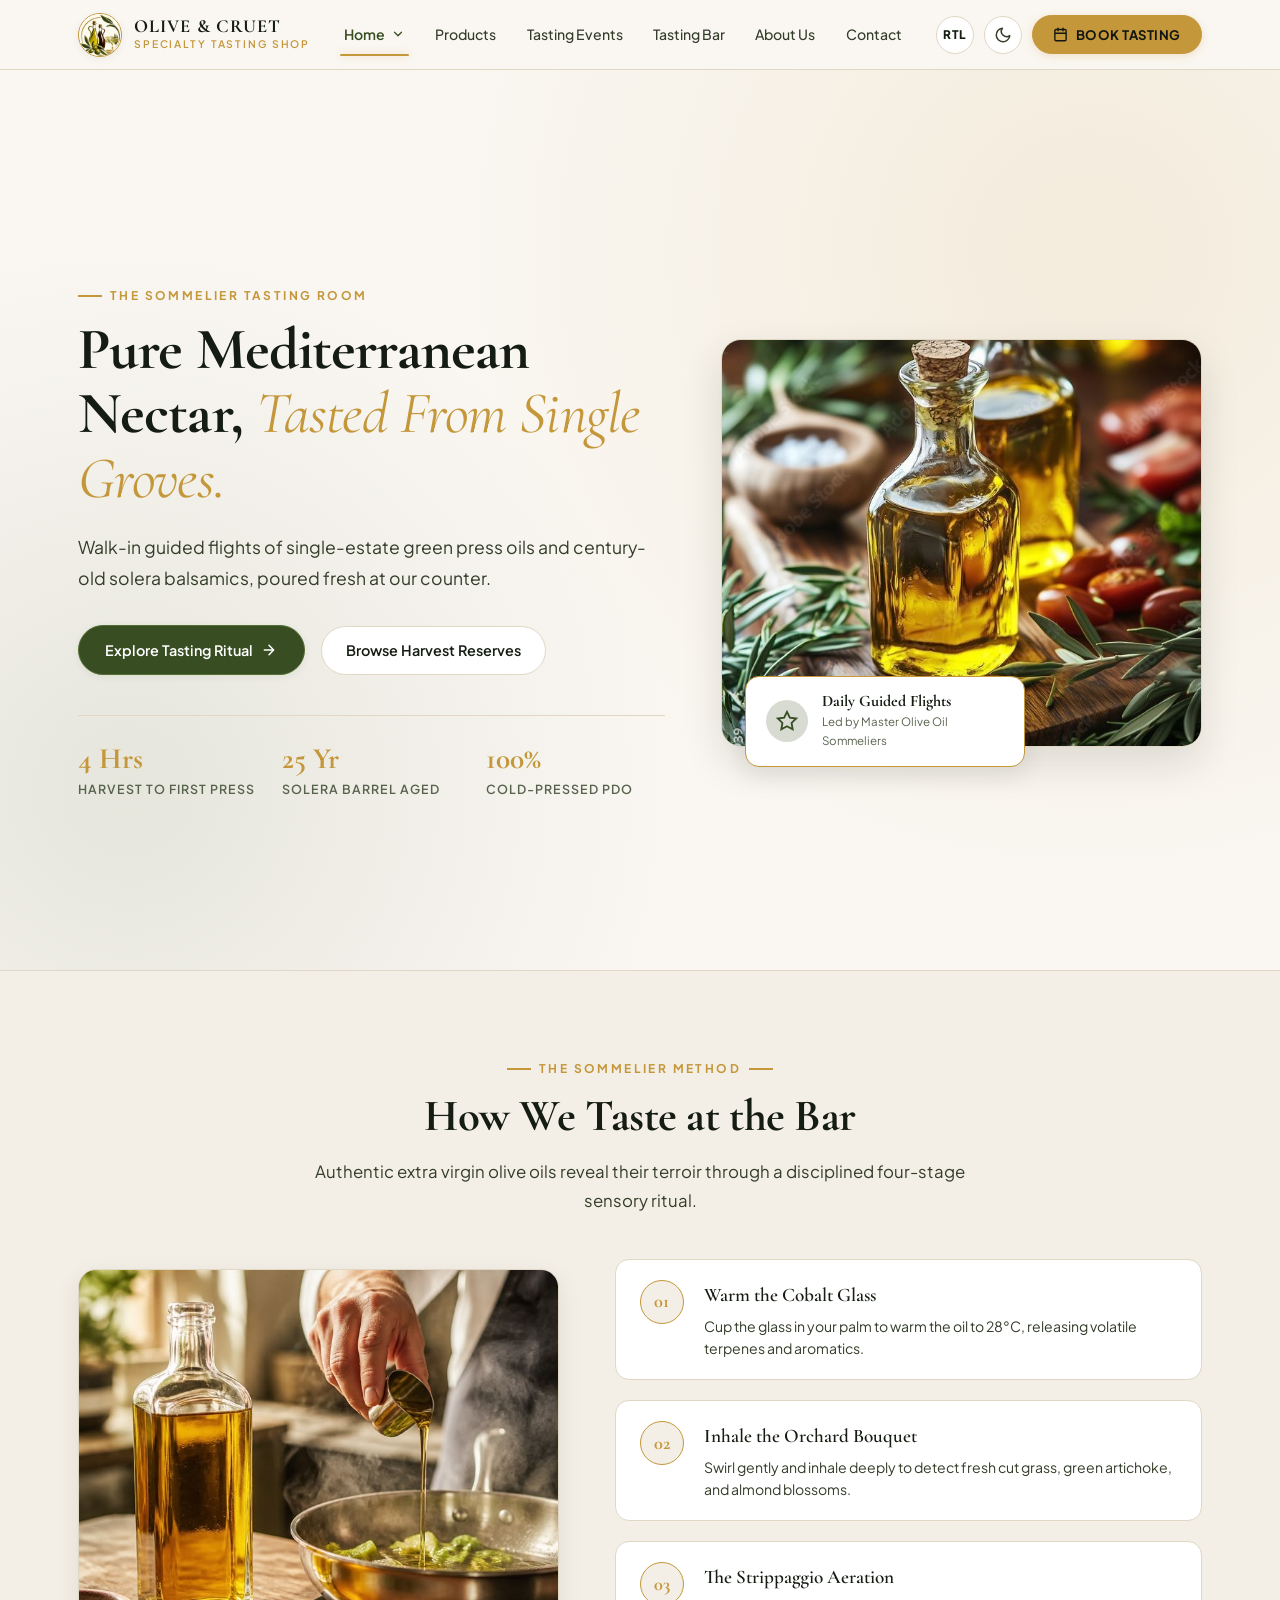
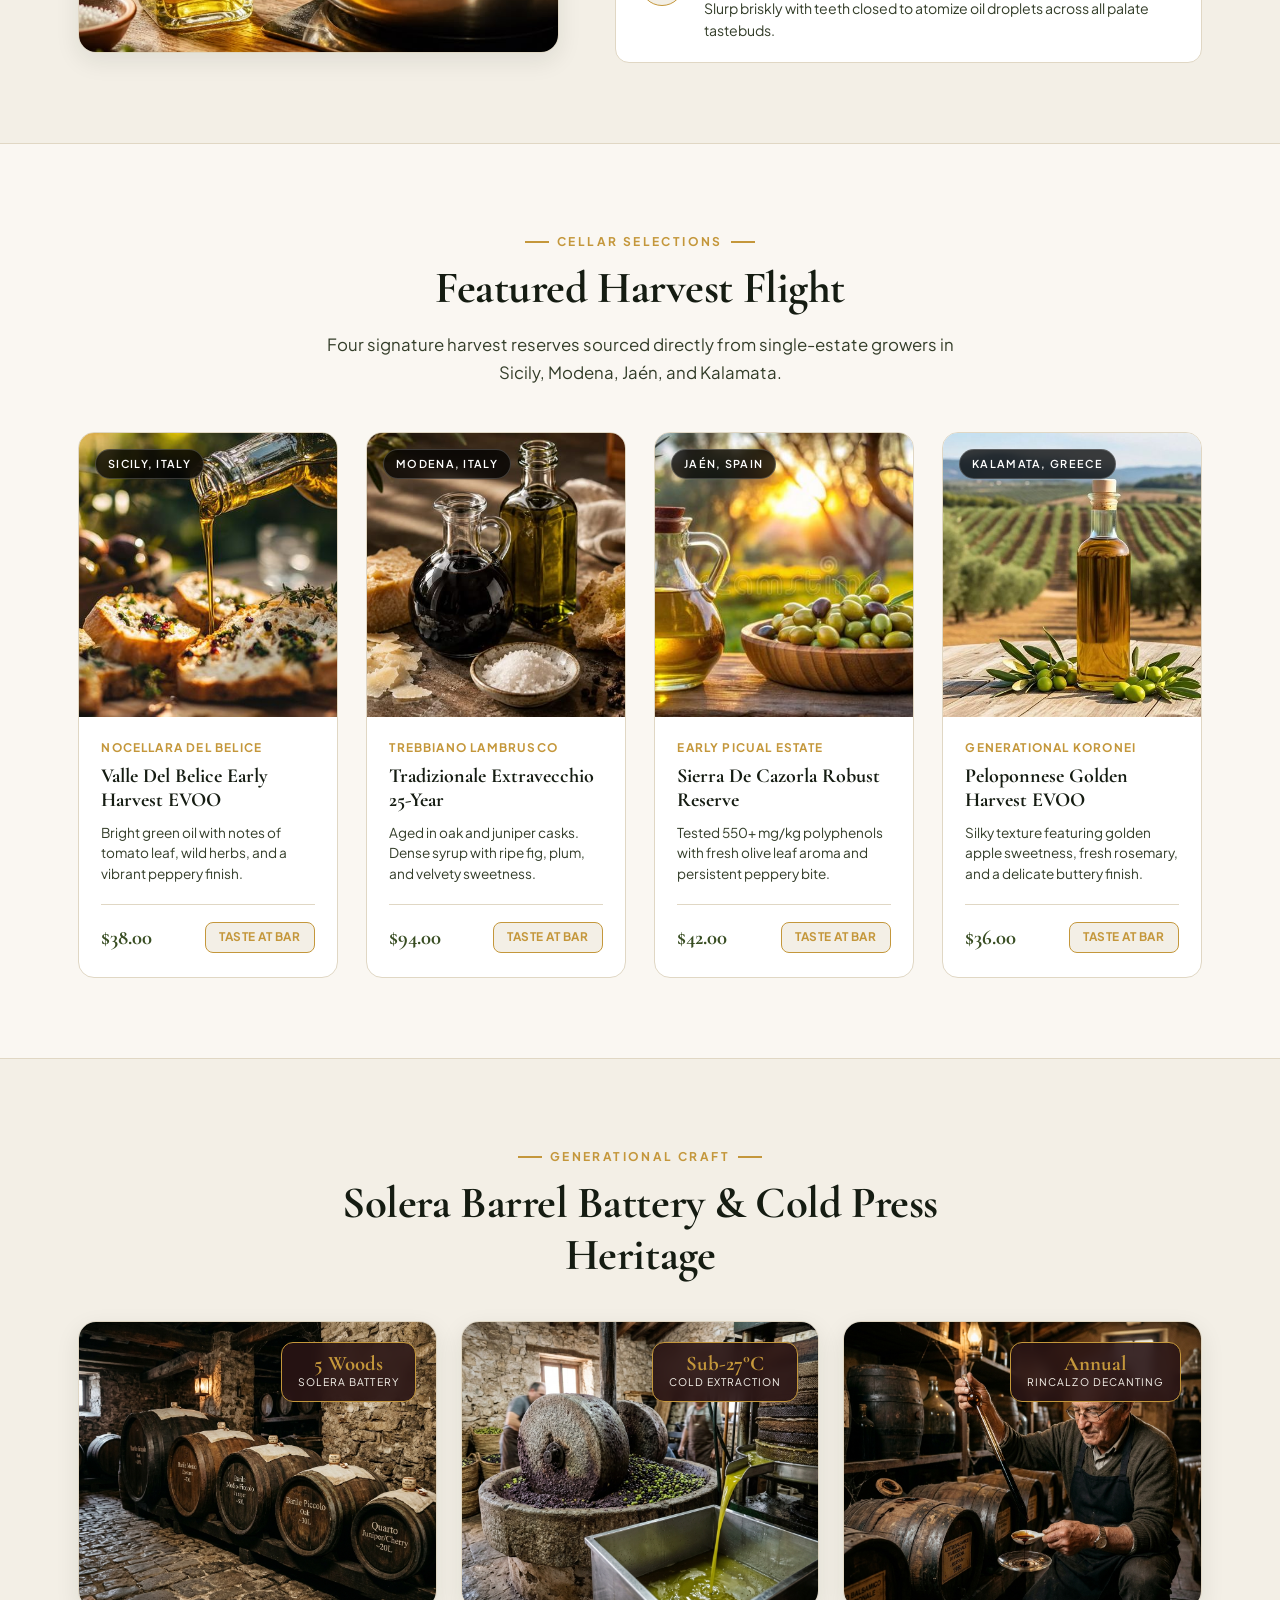
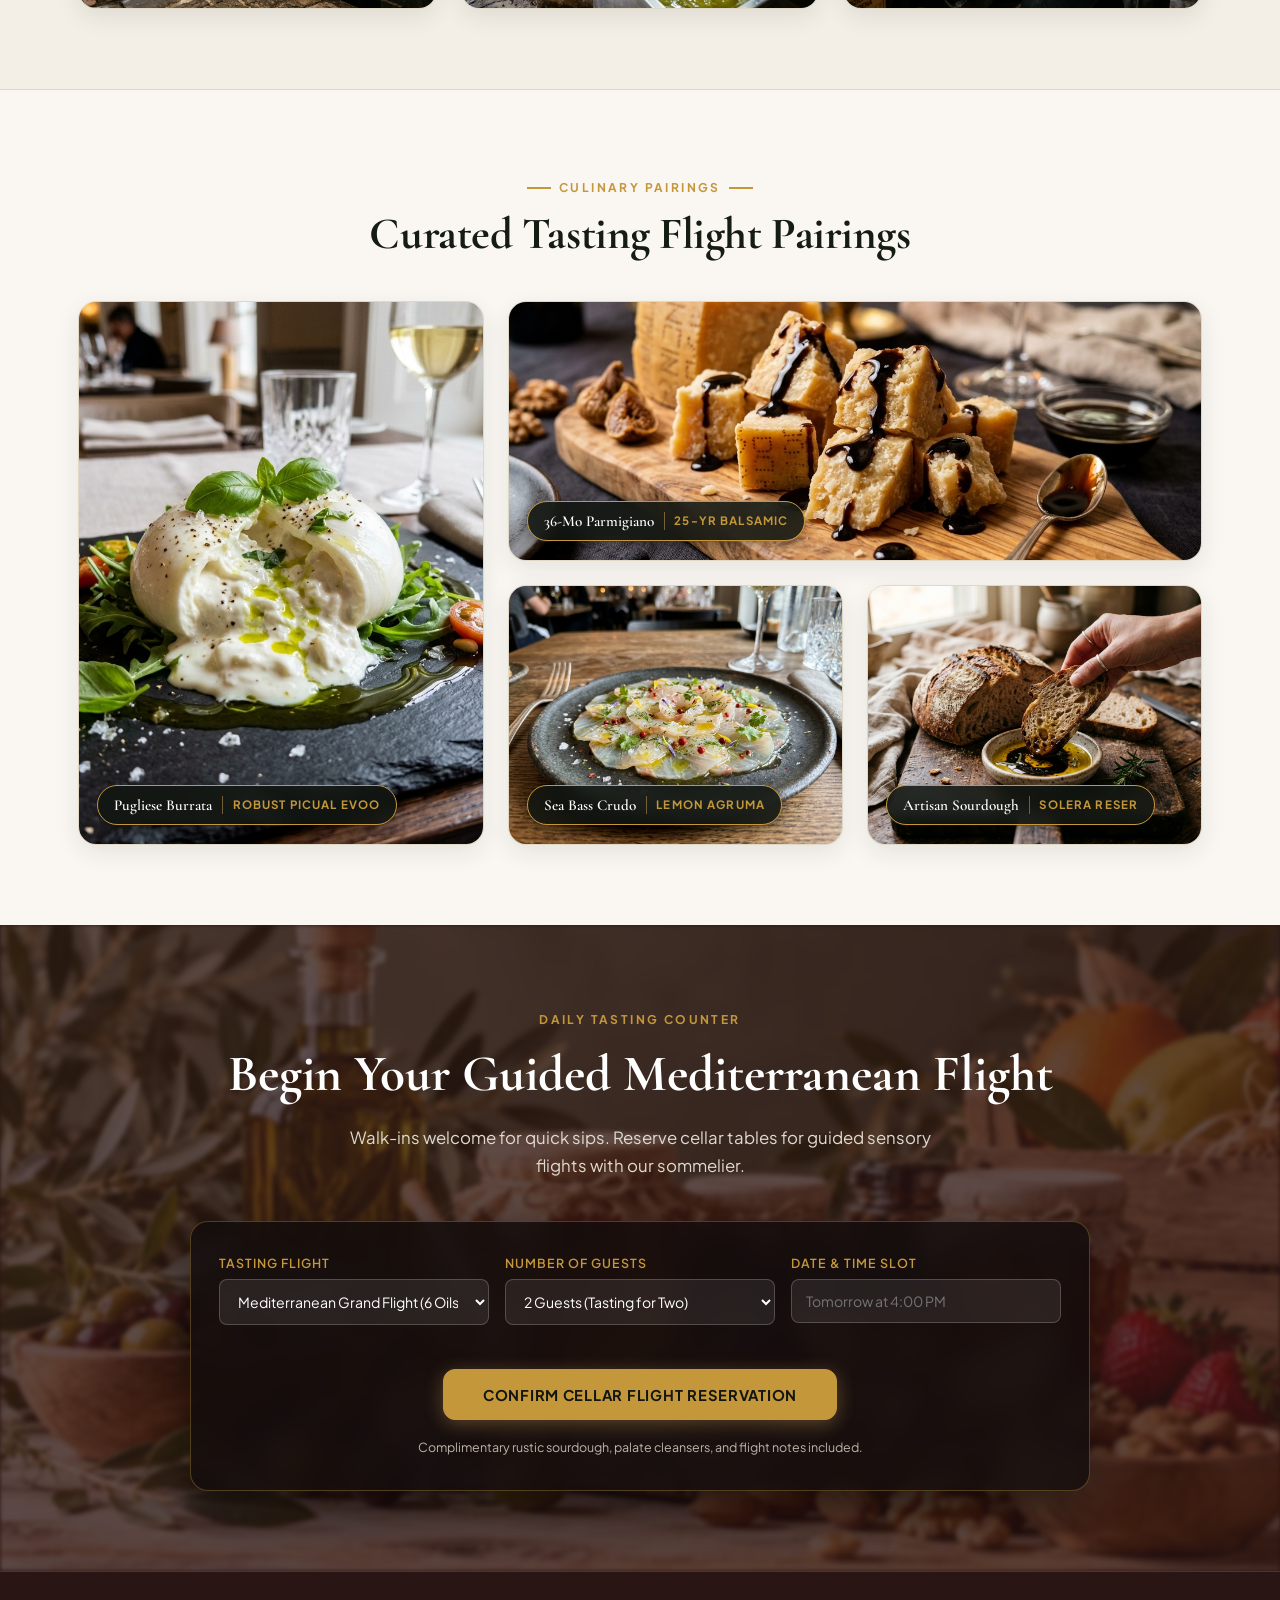
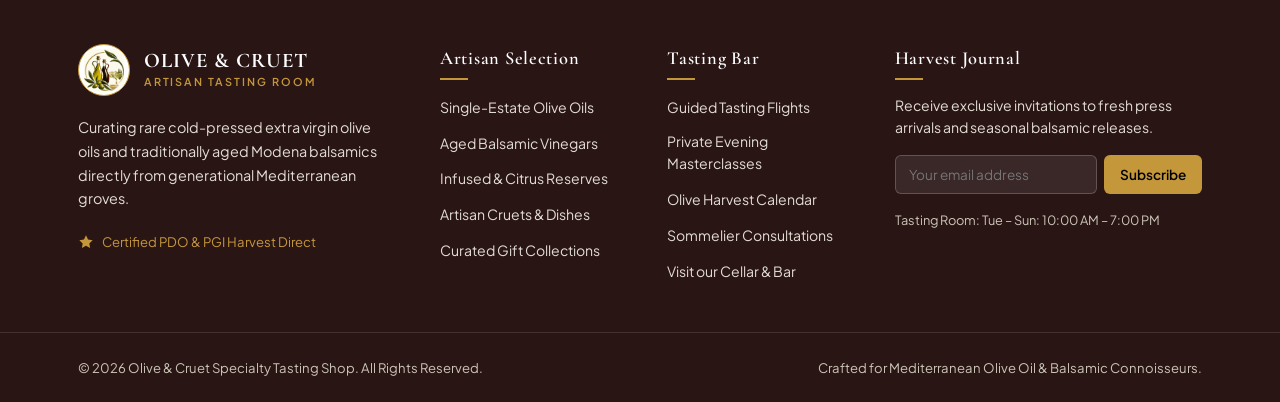
<file: index.html>
<!DOCTYPE html>
<html lang="en" dir="ltr">

<head>
  <meta charset="UTF-8">
  <meta name="viewport" content="width=device-width, initial-scale=1.0">
  <title>Olive &amp; Cruet | Specialty Olive Oil &amp; Vinegar Tasting Shop</title>
  <meta name="description"
    content="Immerse in the Mediterranean tasting bar experience. Taste single-estate cold-pressed extra virgin olive oils and traditionally aged Modena balsamics.">
  <link rel="icon" type="image/png" href="assets/images/icons/logo.png">

  <!-- Core & Responsive Stylesheets (No Inline Styles) -->
  <link rel="stylesheet" href="assets/css/style.css">
  <link rel="stylesheet" href="assets/css/responsive.css">
</head>

<body>

  <!-- ======================================================================
       BRANDED PAGE LOADER
       ====================================================================== -->
  <div id="page-loader" aria-hidden="true">
    <div class="loader-emblem">
      <div class="loader-emblem-inner">
        <img src="assets/images/icons/logo.png" alt="Olive &amp; Cruet Crest">
      </div>
    </div>
    <div class="loader-text">Olive &amp; Cruet</div>
    <div class="loader-progress-bar">
      <div class="loader-progress-fill"></div>
    </div>
  </div>

  <!-- ======================================================================
       FIXED COMPACT HEADER (Single-Line Desktop, Never Scrolls Away)
       ====================================================================== -->
  <header class="site-header" id="site-header">
    <div class="container-custom header-inner">

      <!-- Brand Logo & Identity -->
      <a href="index.html" class="brand-link" aria-label="Olive and Cruet Home">
        <div class="brand-crest">
          <img src="assets/images/icons/logo.png" alt="Olive &amp; Cruet Artisans Logo">
        </div>
        <div class="brand-text">
          <span class="brand-title">Olive &amp; Cruet</span>
          <span class="brand-subtitle">Specialty Tasting Shop</span>
        </div>
      </a>

      <!-- Primary Desktop Navigation (Exactly 6 Nav Items) -->
      <nav class="desktop-nav" aria-label="Primary Navigation">
        <ul class="nav-menu">

          <!-- 1. Home (Click-Only Dropdown) -->
          <li class="nav-item">
            <button type="button" class="nav-link active" id="home-dropdown-toggle" aria-haspopup="true"
              aria-expanded="false">
              <span>Home</span>
              <svg class="nav-chevron" viewBox="0 0 24 24" fill="none" aria-hidden="true">
                <path d="M6 9l6 6 6-6" stroke-linecap="round" stroke-linejoin="round" />
              </svg>
            </button>
            <div class="home-dropdown" id="home-dropdown-menu" role="menu">
              <a href="index.html" class="home-dropdown-item active" role="menuitem">Home 1 — Tasting Bar</a>
              <a href="home-2.html" class="home-dropdown-item" role="menuitem">Home 2 — Estate Reserve</a>
            </div>
          </li>

          <!-- 2. Products -->
          <li class="nav-item">
            <a href="products.html" class="nav-link">Products</a>
          </li>

          <!-- 3. Tasting Events -->
          <li class="nav-item">
            <a href="events.html" class="nav-link">Tasting Events</a>
          </li>

          <!-- 4. Tasting Bar Experience -->
          <li class="nav-item">
            <a href="tasting-bar.html" class="nav-link">Tasting Bar</a>
          </li>

          <!-- 5. About Us -->
          <li class="nav-item">
            <a href="about.html" class="nav-link">About Us</a>
          </li>

          <!-- 6. Contact -->
          <li class="nav-item">
            <a href="contact.html" class="nav-link">Contact</a>
          </li>

        </ul>
      </nav>

      <!-- Action & Utility Controls Group -->
      <div class="header-actions">

        <!-- RTL / LTR Toggle -->
        <button type="button" class="util-btn rtl-toggle" aria-label="Switch Direction" title="Toggle RTL/LTR">
          <span class="rtl-text-indicator">RTL</span>
        </button>

        <!-- Dark Mode Toggle (#000000 Pitch Black) -->
        <button type="button" class="util-btn theme-toggle" aria-label="Toggle dark mode"
          title="Toggle Dark/Light Mode">
          <svg class="dark-icon" viewBox="0 0 24 24" aria-hidden="true">
            <circle cx="12" cy="12" r="5" stroke-linecap="round" />
            <path
              d="M12 1v2m0 18v2M4.22 4.22l1.42 1.42m12.72 12.72l1.42 1.42M1 12h2m18 0h2M4.22 19.78l1.42-1.42M18.36 5.64l1.42-1.42"
              stroke-linecap="round" />
          </svg>
          <svg class="light-icon" viewBox="0 0 24 24" aria-hidden="true">
            <path d="M21 12.79A9 9 0 1 1 11.21 3 7 7 0 0 0 21 12.79z" stroke-linecap="round" stroke-linejoin="round" />
          </svg>
        </button>

        <!-- Header Action CTA Button -->
        <a href="tasting-bar.html#reserve-stool" class="header-cta-btn" aria-label="Book a Tasting Flight">
          <svg viewBox="0 0 24 24" fill="none" stroke="currentColor" stroke-width="2.2" aria-hidden="true">
            <path d="M8 2v4M16 2v4M3 10h18M5 4h14a2 2 0 0 1 2 2v14a2 2 0 0 1-2 2H5a2 2 0 0 1-2-2V6a2 2 0 0 1 2-2z"
              stroke-linecap="round" stroke-linejoin="round" />
          </svg>
          <span>Book Tasting</span>
        </a>

        <!-- Mobile Menu Toggle Button -->
        <button type="button" class="menu-toggle-btn" id="menu-toggle" aria-label="Open mobile menu"
          aria-expanded="false">
          <svg viewBox="0 0 24 24" fill="none" aria-hidden="true">
            <path d="M4 6h16M4 12h16M4 18h16" stroke-linecap="round" stroke-linejoin="round" />
          </svg>
        </button>

      </div>

    </div>
  </header>

  <!-- ======================================================================
       MOBILE OFF-CANVAS DRAWER
       ====================================================================== -->
  <div class="mobile-backdrop" id="mobile-backdrop" aria-hidden="true"></div>
  <aside class="mobile-drawer" id="mobile-drawer" aria-label="Mobile Navigation">

    <!-- Drawer Header -->
    <div class="drawer-header">
      <a href="index.html" class="drawer-brand">
        <div class="drawer-brand-crest">
          <img src="assets/images/icons/logo.png" alt="Olive &amp; Cruet Logo">
        </div>
        <div class="drawer-brand-text">
          <span class="drawer-brand-title">Olive &amp; Cruet</span>
          <span class="drawer-brand-sub">Specialty Tasting Shop</span>
        </div>
      </a>
      <button type="button" class="drawer-close-btn" id="drawer-close" aria-label="Close menu">
        <svg viewBox="0 0 24 24" fill="none" aria-hidden="true">
          <path d="M18 6L6 18M6 6l12 12" stroke-linecap="round" stroke-linejoin="round" />
        </svg>
      </button>
    </div>

    <!-- Drawer Controls Row (Dark Mode & RTL) -->
    <div class="drawer-controls">
      <div class="drawer-ctrl-item">
        <span>Dark Theme</span>
        <button type="button" class="util-btn theme-toggle" aria-label="Toggle dark mode">
          <svg class="dark-icon" viewBox="0 0 24 24">
            <circle cx="12" cy="12" r="5" />
            <path
              d="M12 1v2m0 18v2M4.22 4.22l1.42 1.42m12.72 12.72l1.42 1.42M1 12h2m18 0h2M4.22 19.78l1.42-1.42M18.36 5.64l1.42-1.42" />
          </svg>
          <svg class="light-icon" viewBox="0 0 24 24">
            <path d="M21 12.79A9 9 0 1 1 11.21 3 7 7 0 0 0 21 12.79z" />
          </svg>
        </button>
      </div>

      <div class="drawer-ctrl-item">
        <span>RTL / LTR</span>
        <button type="button" class="util-btn rtl-toggle" aria-label="Toggle direction">
          <span class="rtl-text-indicator">RTL</span>
        </button>
      </div>
    </div>

    <!-- Navigation Links -->
    <nav class="drawer-nav">
      <ul class="drawer-menu">

        <!-- Mobile Home Item with Accordion (Click only) -->
        <li>
          <button type="button" class="drawer-link drawer-accordion-btn active" id="mobile-home-accordion"
            aria-expanded="false">
            <span>Home</span>
            <svg viewBox="0 0 24 24" fill="none">
              <path d="M6 9l6 6 6-6" stroke-linecap="round" stroke-linejoin="round" />
            </svg>
          </button>
          <ul class="drawer-sublist" id="mobile-home-sub">
            <li><a href="index.html" class="drawer-sublink active">Home 1 — Tasting Bar</a></li>
            <li><a href="home-2.html" class="drawer-sublink">Home 2 — Estate Reserve</a></li>
          </ul>
        </li>

        <li><a href="products.html" class="drawer-link">Products</a></li>
        <li><a href="events.html" class="drawer-link">Tasting Events</a></li>
        <li><a href="tasting-bar.html" class="drawer-link">Tasting Bar</a></li>
        <li><a href="about.html" class="drawer-link">About Us</a></li>
        <li><a href="contact.html" class="drawer-link">Contact</a></li>

      </ul>
    </nav>

    <!-- Mobile Drawer Footer with CTA Button -->
    <div class="drawer-footer">
      <a href="tasting-bar.html#reserve-stool" class="drawer-cta-btn">
        <svg viewBox="0 0 24 24" fill="none" width="18" height="18" stroke="currentColor" stroke-width="2"
          aria-hidden="true">
          <path d="M8 2v4M16 2v4M3 10h18M5 4h14a2 2 0 0 1 2 2v14a2 2 0 0 1-2 2H5a2 2 0 0 1-2-2V6a2 2 0 0 1 2-2z" />
        </svg>
        <span>Book a Tasting Flight</span>
      </a>
    </div>

  </aside>


  <!-- ======================================================================
       MAIN CONTENT: EXACTLY 6 MAIN CONTENT SECTIONS (HOME 1)
       ====================================================================== -->
  <main id="main-content">

    <!-- --------------------------------------------------------------------
         SECTION 1: HERO TASTING BAR EXPERIENCE (Asymmetric Editorial)
         -------------------------------------------------------------------- -->
    <section class="hero-section" id="hero-experience">
      <div class="container-custom">
        <div class="hero-grid">

          <!-- Content Side -->
          <div class="hero-content">
            <span class="section-eyebrow">The Sommelier Tasting Room</span>
            <h1 class="hero-heading">
              Pure Mediterranean Nectar, <span class="accent-italic">Tasted From Single Groves.</span>
            </h1>
            <p class="hero-lead">
              Walk-in guided flights of single-estate green press oils and century-old solera balsamics, poured fresh at
              our counter.
            </p>

            <div class="hero-actions-row">
              <a href="#tasting-ritual" class="btn-primary">
                <span>Explore Tasting Ritual</span>
                <svg viewBox="0 0 24 24" width="16" height="16" fill="none" stroke="currentColor" stroke-width="2.2">
                  <path d="M5 12h14M12 5l7 7-7 7" stroke-linecap="round" stroke-linejoin="round" />
                </svg>
              </a>
              <a href="#curated-reserves" class="btn-secondary">
                <span>Browse Harvest Reserves</span>
              </a>
            </div>

            <div class="hero-stats-row">
              <div class="hero-stat-item">
                <span class="hero-stat-num">4 Hrs</span>
                <span class="hero-stat-label">Harvest to First Press</span>
              </div>
              <div class="hero-stat-item">
                <span class="hero-stat-num">25 Yr</span>
                <span class="hero-stat-label">Solera Barrel Aged</span>
              </div>
              <div class="hero-stat-item">
                <span class="hero-stat-num">100%</span>
                <span class="hero-stat-label">Cold&#8209;Pressed PDO</span>
              </div>
            </div>
          </div>

          <!-- Visual Media Side -->
          <div class="hero-media-wrapper">
            <div class="hero-main-photo-frame">
              <img src="assets/images/hero/p1.jpg" alt="Artisan tasting counter with olive oils and balsamic cruets">
            </div>

            <!-- Floating Credential Card -->
            <div class="hero-floating-badge">
              <div class="badge-icon-box">
                <svg viewBox="0 0 24 24" width="22" height="22" fill="none" stroke="currentColor" stroke-width="2">
                  <path
                    d="M12 2l3.09 6.26L22 9.27l-5 4.87 1.18 6.88L12 17.77l-6.18 3.25L7 14.14 2 9.27l6.91-1.01L12 2z" />
                </svg>
              </div>
              <div>
                <div class="badge-text-title">Daily Guided Flights</div>
                <div class="badge-text-sub">Led by Master Olive Oil Sommeliers</div>
              </div>
            </div>
          </div>

        </div>
      </div>
    </section>

    <!-- --------------------------------------------------------------------
         SECTION 2: 4-STAGE SOMMELIER TASTING RITUAL (Interactive Flow)
         -------------------------------------------------------------------- -->
    <section class="ritual-section section-padding" id="tasting-ritual">
      <div class="container-custom">

        <div class="section-title-wrap">
          <span class="section-eyebrow">The Sommelier Method</span>
          <h2 class="section-heading">How We Taste at the Bar</h2>
          <p class="section-lead">
            Authentic extra virgin olive oils reveal their terroir through a disciplined four-stage sensory ritual.
          </p>
        </div>

        <div class="ritual-split-grid">

          <!-- Editorial Showcase Photo -->
          <div class="ritual-showcase-img">
            <img src="assets/images/sections/p2.jpg"
              alt="Sommelier pouring fresh golden extra virgin olive oil into tasting glass">
          </div>

          <!-- Step Progression List -->
          <div class="ritual-steps-container">

            <div class="ritual-step-item">
              <div class="step-num-badge">01</div>
              <div class="step-info">
                <h3 class="step-info-title">Warm the Cobalt Glass</h3>
                <p class="step-info-desc">
                  Cup the glass in your palm to warm the oil to 28&deg;C, releasing volatile terpenes and aromatics.
                </p>
              </div>
            </div>

            <div class="ritual-step-item">
              <div class="step-num-badge">02</div>
              <div class="step-info">
                <h3 class="step-info-title">Inhale the Orchard Bouquet</h3>
                <p class="step-info-desc">
                  Swirl gently and inhale deeply to detect fresh cut grass, green artichoke, and almond blossoms.
                </p>
              </div>
            </div>

            <div class="ritual-step-item">
              <div class="step-num-badge">03</div>
              <div class="step-info">
                <h3 class="step-info-title">The Strippaggio Aeration</h3>
                <p class="step-info-desc">
                  Slurp briskly with teeth closed to atomize oil droplets across all palate tastebuds.
                </p>
              </div>
            </div>


          </div>

        </div>

      </div>
    </section>

    <!-- --------------------------------------------------------------------
         SECTION 3: CURATED HARVEST RESERVES (Even Cards, Equal Height & Text)
         -------------------------------------------------------------------- -->
    <section class="reserve-section section-padding" id="curated-reserves">
      <div class="container-custom">

        <div class="section-title-wrap">
          <span class="section-eyebrow">Cellar Selections</span>
          <h2 class="section-heading">Featured Harvest Flight</h2>
          <p class="section-lead">
            Four signature harvest reserves sourced directly from single-estate growers in Sicily, Modena, Jaén, and
            Kalamata.
          </p>
        </div>

        <div class="reserve-grid">

          <!-- Card 1: Sicily Nocellara -->
          <article class="reserve-card">
            <div class="reserve-img-wrap">
              <img src="assets/images/products/p3.jpg" alt="Sicilian Nocellara del Belice Extra Virgin Olive Oil">
              <span class="reserve-origin-tag">Sicily, Italy</span>
            </div>
            <div class="reserve-card-body">
              <span class="reserve-varietal"> Nocellara Del Belice</span>
              <h3 class="reserve-product-title">Valle Del Belice Early Harvest EVOO</h3>
              <p class="reserve-notes">
                Bright green oil with notes of tomato leaf, wild herbs, and a vibrant peppery finish.
              </p>
              <div class="reserve-card-footer">
                <span class="reserve-price">$38.00</span>
                <a href="tasting-bar.html#reserve-stool" class="reserve-taste-btn">Taste at Bar</a>
              </div>
            </div>
          </article>

          <!-- Card 2: Modena Traditional Balsamic -->
          <article class="reserve-card">
            <div class="reserve-img-wrap">
              <img src="assets/images/products/p4.jpg" alt="Traditional Aged Balsamic Vinegar of Modena DOP">
              <span class="reserve-origin-tag">Modena, Italy</span>
            </div>
            <div class="reserve-card-body">
              <span class="reserve-varietal">Trebbiano Lambrusco </span>
              <h3 class="reserve-product-title">Tradizionale Extravecchio 25-Year</h3>
              <p class="reserve-notes">
                Aged in oak and juniper casks. Dense syrup with ripe fig, plum, and velvety sweetness.
              </p>
              <div class="reserve-card-footer">
                <span class="reserve-price">$94.00</span>
                <a href="tasting-bar.html#reserve-stool" class="reserve-taste-btn">Taste at Bar</a>
              </div>
            </div>
          </article>

          <!-- Card 3: Spanish Picual -->
          <article class="reserve-card">
            <div class="reserve-img-wrap">
              <img src="assets/images/products/p5.jpg" alt="Spanish Picual Single Estate Reserve Olive Oil">
              <span class="reserve-origin-tag">Jaén, Spain</span>
            </div>
            <div class="reserve-card-body">
              <span class="reserve-varietal">Early Picual Estate</span>
              <h3 class="reserve-product-title">Sierra De Cazorla Robust Reserve</h3>
              <p class="reserve-notes">
                Tested 550+ mg/kg polyphenols with fresh olive leaf aroma and persistent peppery bite.
              </p>
              <div class="reserve-card-footer">
                <span class="reserve-price">$42.00</span>
                <a href="tasting-bar.html#reserve-stool" class="reserve-taste-btn">Taste at Bar</a>
              </div>
            </div>
          </article>

          <!-- Card 4: Greek Koroneiki -->
          <article class="reserve-card">
            <div class="reserve-img-wrap">
              <img src="assets/images/products/p6.jpg" alt="Greek Koroneiki Cold Pressed Olive Oil from Peloponnese">
              <span class="reserve-origin-tag">Kalamata, Greece</span>
            </div>
            <div class="reserve-card-body">
              <span class="reserve-varietal">Generational Koronei</span>
              <h3 class="reserve-product-title">Peloponnese Golden Harvest EVOO</h3>
              <p class="reserve-notes">
                Silky texture featuring golden apple sweetness, fresh rosemary, and a delicate buttery finish.
              </p>
              <div class="reserve-card-footer">
                <span class="reserve-price">$36.00</span>
                <a href="tasting-bar.html#reserve-stool" class="reserve-taste-btn">Taste at Bar</a>
              </div>
            </div>
          </article>

        </div>

      </div>
    </section>

    <!-- --------------------------------------------------------------------
         SECTION 4: MEDITERRANEAN CELLAR & SOLERA TRADITION (3 Authentic Heritage Images)
         -------------------------------------------------------------------- -->
    <section class="solera-section section-padding" id="solera-heritage">
      <div class="container-custom">

        <!-- Section Heading -->
        <div class="section-header text-center" style="margin-bottom: 2.5rem;">
          <span class="section-eyebrow">Generational Craft</span>
          <h2 class="section-heading">Solera Barrel Battery &amp; Cold Press Heritage</h2>
        </div>

        <!-- 3 Images Grid -->
        <div class="solera-tri-grid">

          <!-- Image 1: 5 Woods Solera Battery -->
          <div class="solera-tri-card">
            <div class="solera-media-frame">
              <img src="assets/images/sections/solera_oak_barrels.jpg"
                alt="5 Woods Solera Battery graduating oak, chestnut, and juniper barrels in authentic Modena cellar"
                loading="lazy">
              <div class="solera-wood-badge">
                <div class="solera-wood-badge-val">5 Woods</div>
                <div class="solera-wood-badge-lbl">Solera Battery</div>
              </div>
            </div>
          </div>

          <!-- Image 2: Sub-27°C Cold Extraction Mill -->
          <div class="solera-tri-card">
            <div class="solera-media-frame">
              <img src="assets/images/sections/cold_press_milling.jpg"
                alt="Sub-27°C traditional granite millstone cold pressing olives into extra virgin olive oil"
                loading="lazy">
              <div class="solera-wood-badge">
                <div class="solera-wood-badge-val">Sub-27°C</div>
                <div class="solera-wood-badge-lbl">Cold Extraction</div>
              </div>
            </div>
          </div>

          <!-- Image 3: Annual Rincalzo Decanting -->
          <div class="solera-tri-card">
            <div class="solera-media-frame">
              <img src="assets/images/sections/rincalzo_balsamic_decanting.jpg"
                alt="Annual Rincalzo decanting with pipette by master artisan from aged cask" loading="lazy">
              <div class="solera-wood-badge">
                <div class="solera-wood-badge-val">Annual</div>
                <div class="solera-wood-badge-lbl">Rincalzo Decanting</div>
              </div>
            </div>
          </div>

        </div>

      </div>
    </section>

    <!-- --------------------------------------------------------------------
         SECTION 5: SOMMELIER FLIGHT PAIRINGS (Asymmetric 4-Image Gastronomy Bento)
         -------------------------------------------------------------------- -->
    <section class="pairing-section section-padding" id="gastronomy-pairings">
      <div class="container-custom">

        <!-- Section Heading (No body text) -->
        <div class="section-header text-center" style="margin-bottom: 2.5rem;">
          <span class="section-eyebrow">Culinary Pairings</span>
          <h2 class="section-heading">Curated Tasting Flight Pairings</h2>
        </div>

        <!-- Asymmetric 4-Image Gastronomy Bento Grid -->
        <div class="pairing-bento-grid">

          <!-- 1. Featured Hero Card (Left, Spans 2 Rows on Desktop) -->
          <div class="pairing-bento-card card-featured">
            <div class="pairing-bento-media">
              <img src="assets/images/sections/pairing_burrata_evoo.jpg"
                alt="Pugliese burrata drizzled with high-polyphenol picual extra virgin olive oil" loading="lazy">
              <div class="pairing-bento-badge">
                <span class="pairing-badge-dish">Pugliese Burrata</span>
                <span class="pairing-badge-oil">Robust Picual EVOO</span>
              </div>
            </div>
          </div>

          <!-- 2. Wide Card (Right Top) -->
          <div class="pairing-bento-card card-wide">
            <div class="pairing-bento-media">
              <img src="assets/images/sections/pairing_balsamic_parmigiano.jpg"
                alt="36-month aged Parmigiano-Reggiano chunks drizzled with 25-year aged Modena balsamic vinegar"
                loading="lazy">
              <div class="pairing-bento-badge">
                <span class="pairing-badge-dish">36-Mo Parmigiano</span>
                <span class="pairing-badge-oil">25-Yr Balsamic</span>
              </div>
            </div>
          </div>

          <!-- 3. Compact Card (Right Bottom Left) -->
          <div class="pairing-bento-card card-compact">
            <div class="pairing-bento-media">
              <img src="assets/images/sections/pairing_carpaccio_citrus.jpg"
                alt="Mediterranean sea bass crudo carpaccio dressed with organic lemon crushed agrumato olive oil"
                loading="lazy">
              <div class="pairing-bento-badge">
                <span class="pairing-badge-dish">Sea Bass Crudo</span>
                <span class="pairing-badge-oil">Lemon Agruma </span>
              </div>
            </div>
          </div>

          <!-- 4. Compact Card (Right Bottom Right) -->
          <div class="pairing-bento-card card-compact">
            <div class="pairing-bento-media">
              <img src="assets/images/sections/pairing_sourdough_dip.jpg"
                alt="Rustic warm sourdough bread dipping into artisan olive oil and dense balsamic swirl"
                loading="lazy">
              <div class="pairing-bento-badge">
                <span class="pairing-badge-dish">Artisan Sourdough</span>
                <span class="pairing-badge-oil">Solera Reser </span>
              </div>
            </div>
          </div>

        </div>

      </div>
    </section>

    <!-- --------------------------------------------------------------------
         SECTION 6: CELLAR TASTING BAR RESERVATION (Mandatory Last Section CTA)
         -------------------------------------------------------------------- -->
    <section class="cta-cellar-section" id="tasting-bar-reservation">
      <div class="cta-cellar-bg-overlay" aria-hidden="true"></div>

      <div class="container-custom">
        <div class="cta-cellar-container">

          <span class="cta-badge">Daily Tasting Counter</span>
          <h2 class="cta-title">Begin Your Guided Mediterranean Flight</h2>
          <p class="cta-subtitle">
            Walk-ins welcome for quick sips. Reserve cellar tables for guided sensory flights with our sommelier.
          </p>

          <!-- Interactive Flight Reservation Box -->
          <div class="cta-booking-box">
            <form
              onsubmit="event.preventDefault(); alert('Tasting Flight Reservation Request Received! Our Cellar Sommelier will confirm via email.');">
              <div class="booking-form-grid">

                <div class="booking-field-group">
                  <label class="booking-label" for="booking-flight">Tasting Flight</label>
                  <select id="booking-flight" class="booking-select" required>
                    <option value="classic">Mediterranean Grand Flight (6 Oils + 4 Vinegars)</option>
                    <option value="balsamic">Modena Solera Masterflight (Rare 12, 18, 25-Yr Casks)</option>
                    <option value="harvest">Fresh Press Early Harvest Showcase (High Polyphenol)</option>
                  </select>
                </div>

                <div class="booking-field-group">
                  <label class="booking-label" for="booking-guests">Number of Guests</label>
                  <select id="booking-guests" class="booking-select" required>
                    <option value="1">1 Connoisseur</option>
                    <option value="2" selected>2 Guests (Tasting for Two)</option>
                    <option value="4">Small Party (4 Guests)</option>
                    <option value="8">Private Cellar Room (6–10 Guests)</option>
                  </select>
                </div>

                <div class="booking-field-group">
                  <label class="booking-label" for="booking-date">Date &amp; Time Slot</label>
                  <input type="text" id="booking-date" class="booking-input" placeholder="Tomorrow at 4:00 PM" required>
                </div>

              </div>

              <button type="submit" class="cta-reserve-btn">
                Confirm Cellar Flight Reservation
              </button>
            </form>

            <p class="cta-guarantee-note">
              Complimentary rustic sourdough, palate cleansers, and flight notes included.
            </p>
          </div>


        </div>
      </div>
    </section>

  </main>

  <!-- ======================================================================
       SHARED FOOTER
       ====================================================================== -->
  <footer class="site-footer">
    <div class="footer-top">
      <div class="container-custom footer-grid">

        <!-- Brand Story -->
        <div class="footer-brand">
          <a href="index.html" class="footer-brand-logo">
            <div class="footer-crest">
              <img src="assets/images/icons/logo.png" alt="Olive &amp; Cruet Artisans">
            </div>
            <div>
              <div class="footer-brand-title">Olive &amp; Cruet</div>
              <div class="footer-brand-sub">Artisan Tasting Room</div>
            </div>
          </a>
          <p class="footer-desc">
            Curating rare cold-pressed extra virgin olive oils and traditionally aged Modena balsamics directly from
            generational Mediterranean groves.
          </p>
          <div class="footer-badge">
            <svg viewBox="0 0 24 24" width="16" height="16" fill="currentColor">
              <path d="M12 2l3.09 6.26L22 9.27l-5 4.87 1.18 6.88L12 17.77l-6.18 3.25L7 14.14 2 9.27l6.91-1.01L12 2z" />
            </svg>
            <span>Certified PDO &amp; PGI Harvest Direct</span>
          </div>
        </div>

        <!-- Quick Links -->
        <div>
          <h4 class="footer-col-title">Artisan Selection</h4>
          <ul class="footer-links">
            <li><a href="products.html">Single-Estate Olive Oils</a></li>
            <li><a href="products.html">Aged Balsamic Vinegars</a></li>
            <li><a href="products.html">Infused &amp; Citrus Reserves</a></li>
            <li><a href="products.html">Artisan Cruets &amp; Dishes</a></li>
            <li><a href="products.html">Curated Gift Collections</a></li>
          </ul>
        </div>

        <!-- Tasting Bar & Hours -->
        <div>
          <h4 class="footer-col-title">Tasting Bar</h4>
          <ul class="footer-links">
            <li><a href="tasting-bar.html">Guided Tasting Flights</a></li>
            <li><a href="events.html">Private Evening Masterclasses</a></li>
            <li><a href="about.html">Olive Harvest Calendar</a></li>
            <li><a href="contact.html">Sommelier Consultations</a></li>
            <li><a href="contact.html">Visit our Cellar &amp; Bar</a></li>
          </ul>
        </div>

        <!-- Newsletter & Hours -->
        <div class="footer-newsletter">
          <h4 class="footer-col-title">Harvest Journal</h4>
          <p>Receive exclusive invitations to fresh press arrivals and seasonal balsamic releases.</p>
          <form class="newsletter-form"
            onsubmit="event.preventDefault(); alert('Thank you for subscribing to our Harvest Journal!');">
            <input type="email" class="newsletter-input" placeholder="Your email address" required
              aria-label="Email Address">
            <button type="submit" class="newsletter-btn">Subscribe</button>
          </form>
          <p style="margin-top: 1rem; font-size: 0.8rem; color: #CBC5B8;">
            Tasting Room: Tue – Sun: 10:00 AM – 7:00 PM
          </p>
        </div>

      </div>
    </div>

    <!-- Bottom Bar -->
    <div class="footer-bottom">
      <div class="container-custom footer-bottom-inner">
        <p class="footer-copy">
          &copy; 2026 Olive &amp; Cruet Specialty Tasting Shop. All Rights Reserved.
        </p>
        <p class="footer-copy">
          Crafted for Mediterranean Olive Oil &amp; Balsamic Connoisseurs.
        </p>
      </div>
    </div>
  </footer>

  <!-- ======================================================================
       SCROLL TO TOP FLOATING BUTTON
       ====================================================================== -->
  <button type="button" id="scroll-top" aria-label="Scroll back to top">
    <svg viewBox="0 0 24 24" fill="none">
      <path d="M18 15l-6-6-6 6" stroke-linecap="round" stroke-linejoin="round" />
    </svg>
  </button>

  <!-- ======================================================================
       LOGIN & REGISTRATION MODAL
       ====================================================================== -->
  <div class="modal-overlay" id="login-modal" aria-hidden="true" role="dialog" aria-modal="true">
    <div class="modal-card">
      <button type="button" class="modal-close-btn" id="modal-close-btn" aria-label="Close dialog">
        <svg viewBox="0 0 24 24" fill="none" width="18" height="18" stroke="currentColor" stroke-width="2.2">
          <path d="M18 6L6 18M6 6l12 12" stroke-linecap="round" stroke-linejoin="round" />
        </svg>
      </button>

      <div class="modal-header">
        <div class="modal-logo">
          <img src="assets/images/icons/logo.png" alt="Olive &amp; Cruet Logo">
        </div>
        <h3 class="modal-title">Connoisseur Club</h3>
        <p class="modal-subtitle">Sign in to book private tastings and access member reserves</p>
      </div>

      <form class="modal-form">
        <div class="form-group">
          <label class="form-label" for="login-email">Email Address</label>
          <input type="email" id="login-email" class="form-input" placeholder="connoisseur@oliveandcruet.com" required>
        </div>
        <div class="form-group">
          <label class="form-label" for="login-password">Password</label>
          <input type="password" id="login-password" class="form-input" placeholder="••••••••" required>
        </div>
        <button type="submit" class="modal-submit-btn">Sign In to Account</button>
      </form>

      <div class="modal-switch">
        Don't have an account? <a href="#"
          onclick="event.preventDefault(); alert('Registration portal opened. You can now create your member profile.');">Register
          here</a>
      </div>
    </div>
  </div>

  <!-- Shared Javascript (No inline scripts) -->
  <script src="assets/js/main.js"></script>
</body>

</html>
</file>
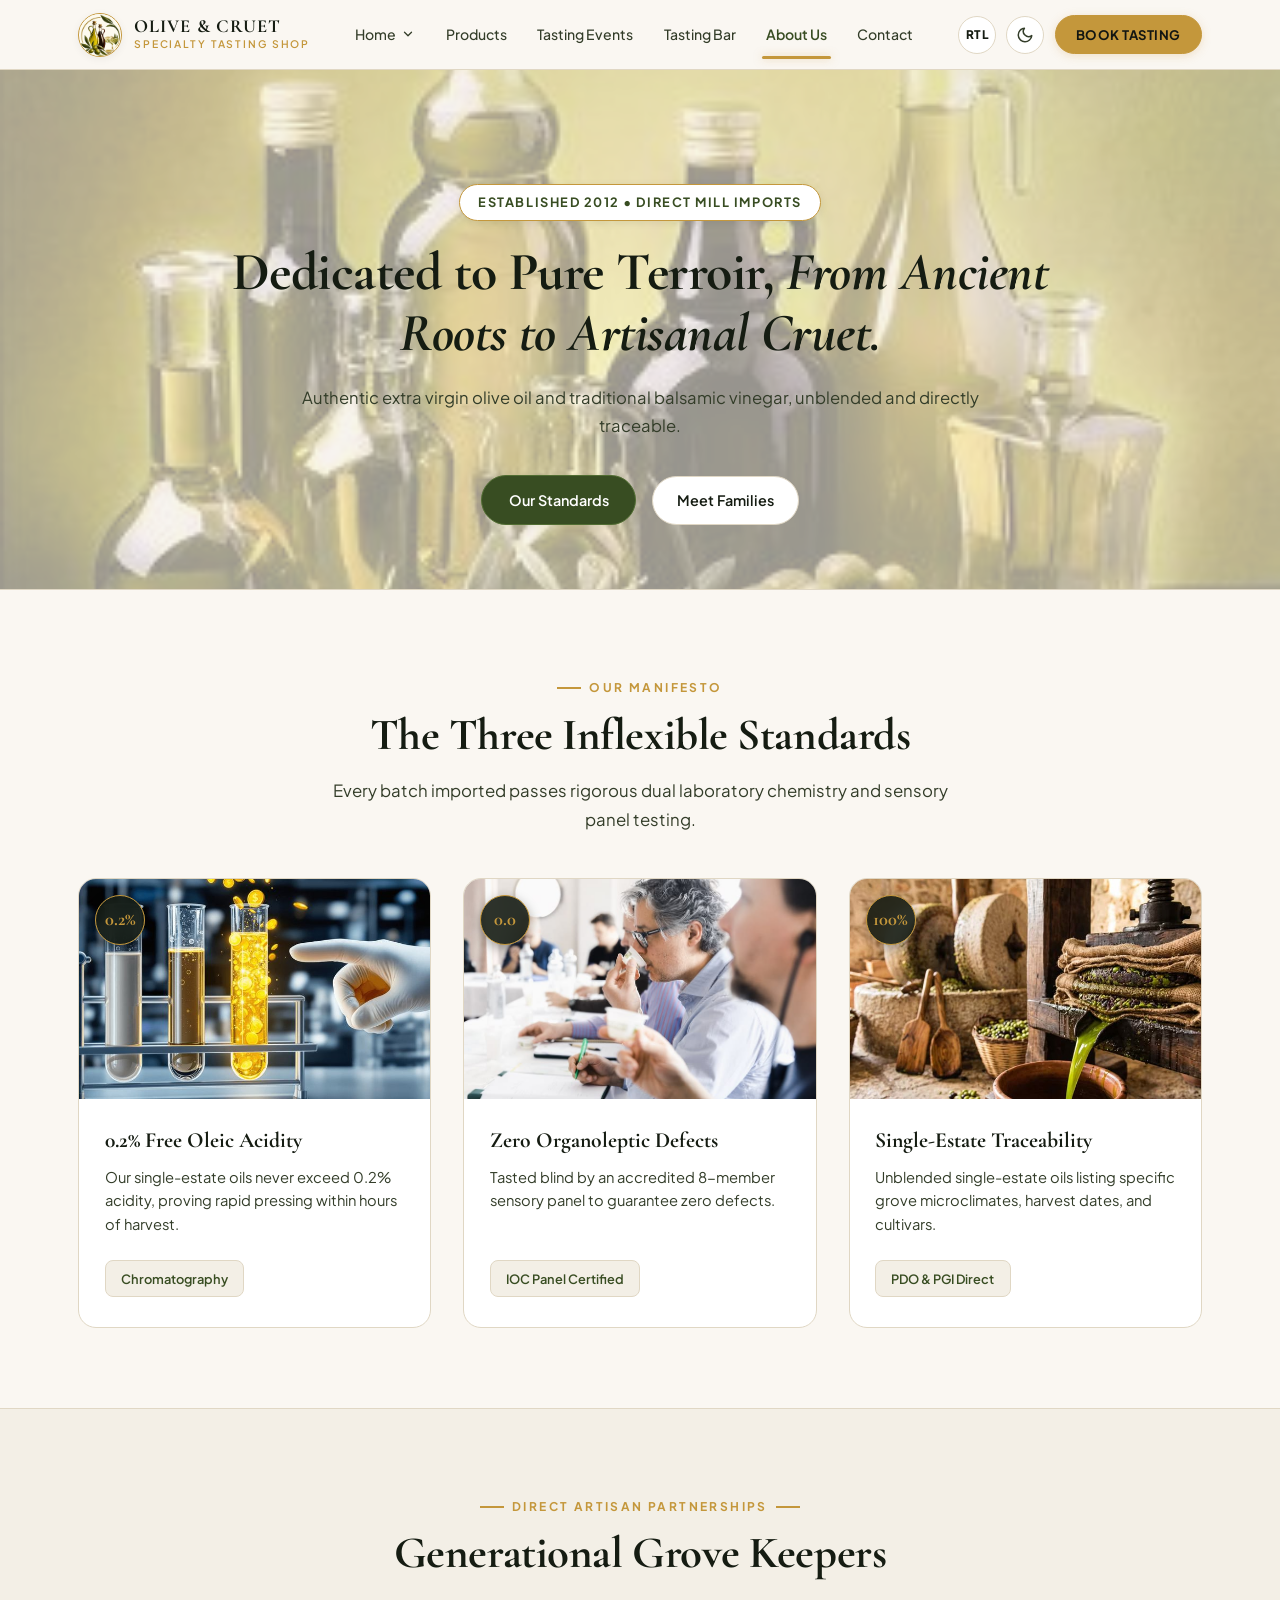
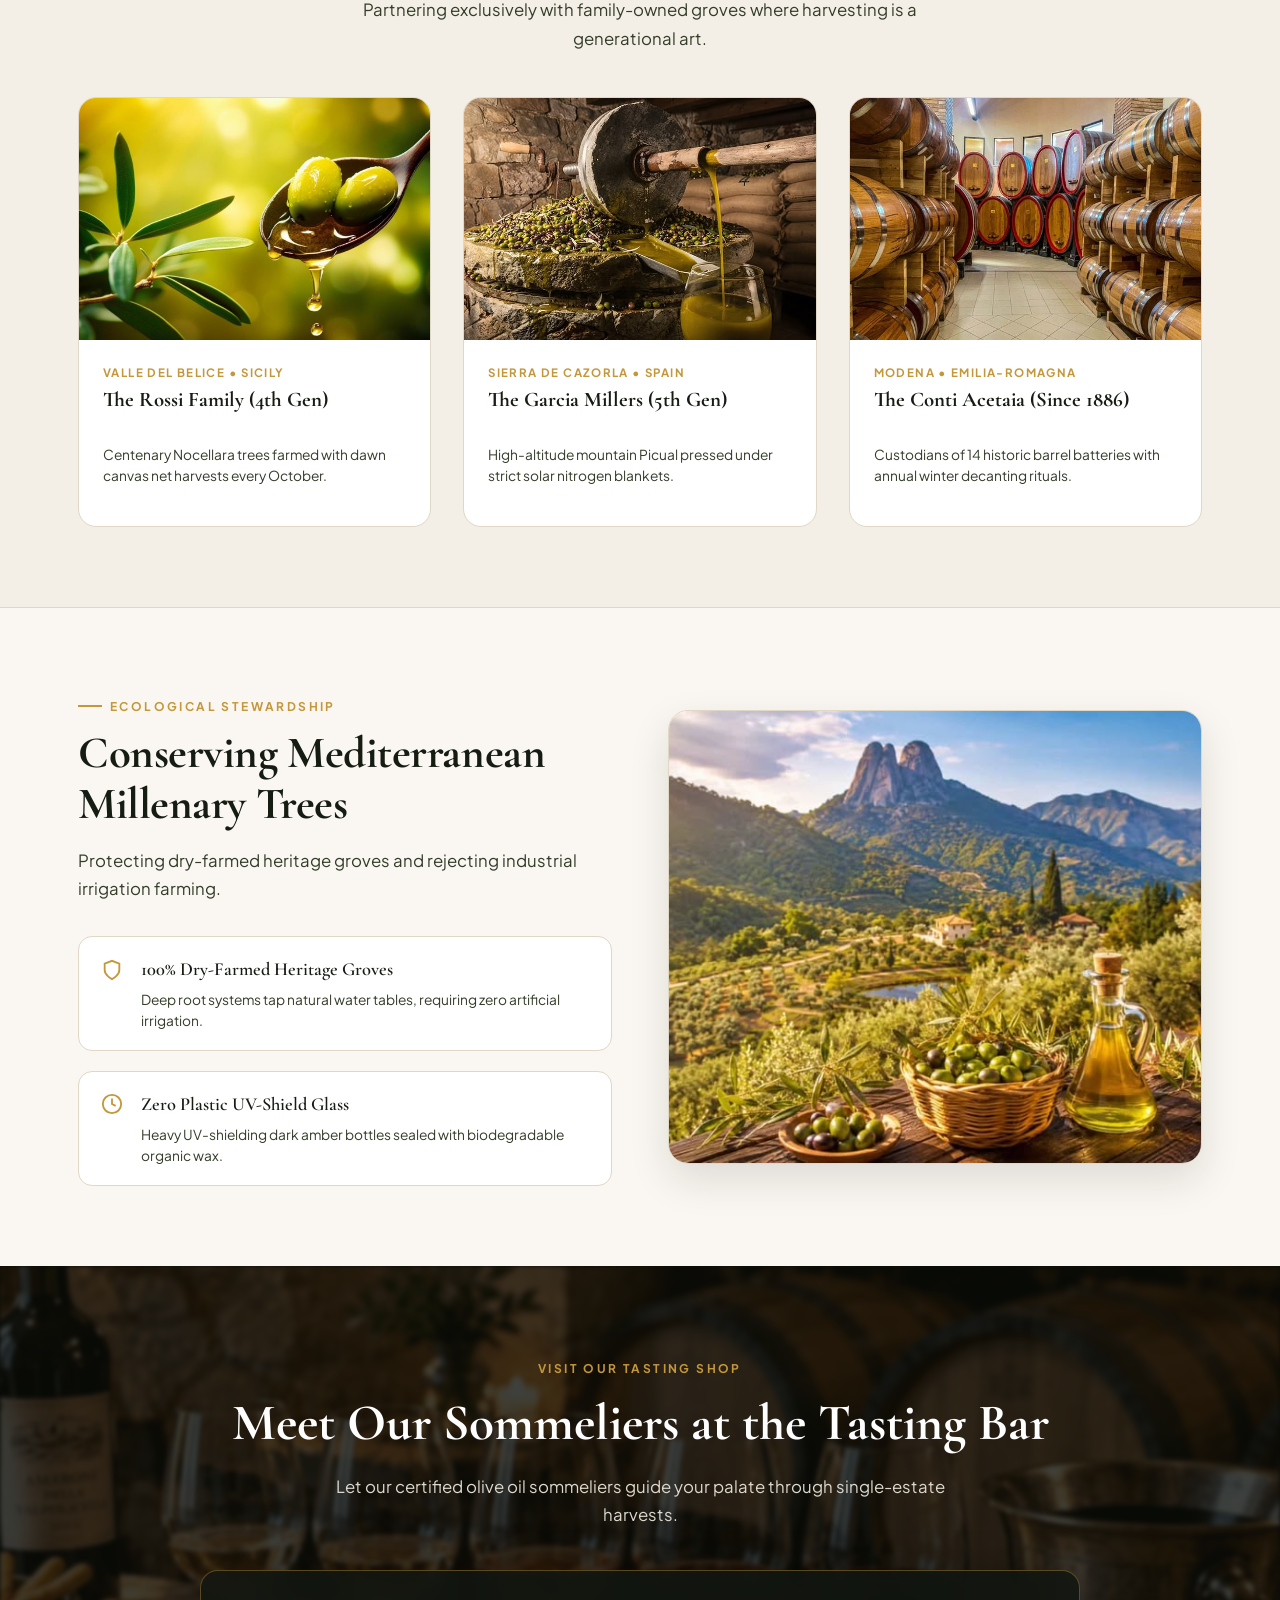
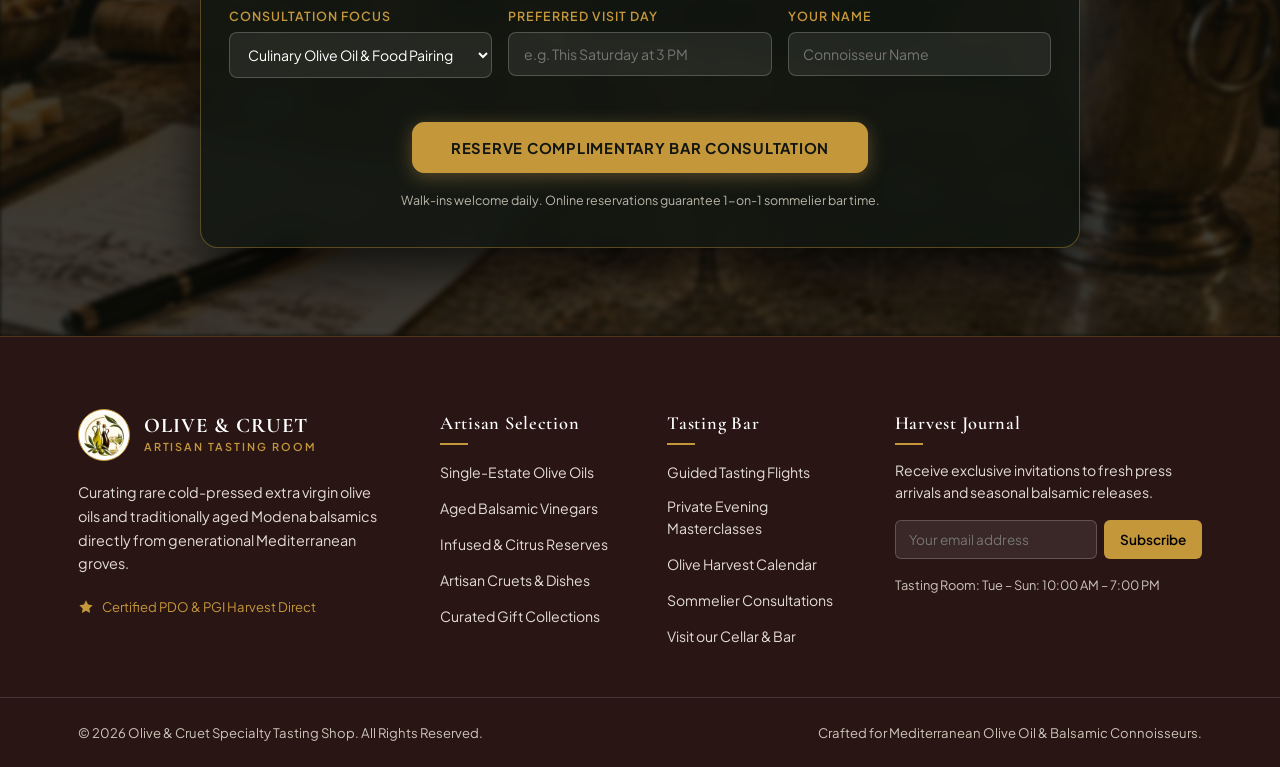
<file: about.html>
<!DOCTYPE html>
<html lang="en" dir="ltr">

<head>
  <meta charset="UTF-8">
  <meta name="viewport" content="width=device-width, initial-scale=1.0">
  <title>Our Artisan Heritage &amp; Groves | Olive &amp; Cruet</title>
  <meta name="description"
    content="Discover the story behind Olive &amp; Cruet: generational Mediterranean olive farming families, strict sub-0.2% acidity standards, and centuries-old solera barrels.">
  <link rel="icon" type="image/png" href="assets/images/icons/logo.png">

  <!-- Core & Responsive Stylesheets (No Inline Styles) -->
  <link rel="stylesheet" href="assets/css/style.css">
  <link rel="stylesheet" href="assets/css/responsive.css">
</head>

<body>

  <!-- ======================================================================
       BRANDED PAGE LOADER
       ====================================================================== -->
  <div id="page-loader" aria-hidden="true">
    <div class="loader-emblem">
      <div class="loader-emblem-inner">
        <img src="assets/images/icons/logo.png" alt="Olive &amp; Cruet Crest">
      </div>
    </div>
    <div class="loader-text">Olive &amp; Cruet</div>
    <div class="loader-progress-bar">
      <div class="loader-progress-fill"></div>
    </div>
  </div>

  <!-- ======================================================================
       FIXED COMPACT HEADER (Single-Line Desktop, Never Scrolls Away)
       ====================================================================== -->
  <header class="site-header" id="site-header">
    <div class="container-custom header-inner">

      <!-- Brand Logo & Identity -->
      <a href="index.html" class="brand-link" aria-label="Olive and Cruet Home">
        <div class="brand-crest">
          <img src="assets/images/icons/logo.png" alt="Olive &amp; Cruet Artisans Logo">
        </div>
        <div class="brand-text">
          <span class="brand-title">Olive &amp; Cruet</span>
          <span class="brand-subtitle">Specialty Tasting Shop</span>
        </div>
      </a>

      <!-- Primary Desktop Navigation (Exactly 6 Nav Items) -->
      <nav class="desktop-nav" aria-label="Primary Navigation">
        <ul class="nav-menu">

          <!-- 1. Home (Click-Only Dropdown) -->
          <li class="nav-item">
            <button type="button" class="nav-link" id="home-dropdown-toggle" aria-haspopup="true" aria-expanded="false">
              <span>Home</span>
              <svg class="nav-chevron" viewBox="0 0 24 24" fill="none" aria-hidden="true">
                <path d="M6 9l6 6 6-6" stroke-linecap="round" stroke-linejoin="round" />
              </svg>
            </button>
            <div class="home-dropdown" id="home-dropdown-menu" role="menu">
              <a href="index.html" class="home-dropdown-item" role="menuitem">Home 1 — Tasting Bar</a>
              <a href="home-2.html" class="home-dropdown-item" role="menuitem">Home 2 — Estate Reserve</a>
            </div>
          </li>

          <!-- 2. Products -->
          <li class="nav-item">
            <a href="products.html" class="nav-link">Products</a>
          </li>

          <!-- 3. Tasting Events -->
          <li class="nav-item">
            <a href="events.html" class="nav-link">Tasting Events</a>
          </li>

          <!-- 4. Tasting Bar Experience -->
          <li class="nav-item">
            <a href="tasting-bar.html" class="nav-link">Tasting Bar</a>
          </li>

          <!-- 5. About Us (Active) -->
          <li class="nav-item active">
            <a href="about.html" class="nav-link active">About Us</a>
          </li>

          <!-- 6. Contact -->
          <li class="nav-item">
            <a href="contact.html" class="nav-link">Contact</a>
          </li>

        </ul>
      </nav>

      <!-- Action & Utility Controls Group -->
      <div class="header-actions">

        <!-- RTL / LTR Toggle -->
        <button type="button" class="util-btn rtl-toggle" aria-label="Switch Direction" title="Toggle RTL/LTR">
          <span class="rtl-text-indicator">RTL</span>
        </button>

        <!-- Dark Mode Toggle (#000000 Pitch Black) -->
        <button type="button" class="util-btn theme-toggle" aria-label="Toggle dark mode"
          title="Toggle Dark/Light Mode">
          <svg class="dark-icon" viewBox="0 0 24 24" aria-hidden="true">
            <circle cx="12" cy="12" r="5" stroke-linecap="round" />
            <path
              d="M12 1v2m0 18v2M4.22 4.22l1.42 1.42m12.72 12.72l1.42 1.42M1 12h2m18 0h2M4.22 19.78l1.42-1.42M18.36 5.64l1.42-1.42"
              stroke-linecap="round" />
          </svg>
          <svg class="light-icon" viewBox="0 0 24 24" aria-hidden="true">
            <path d="M21 12.79A9 9 0 1 1 11.21 3 7 7 0 0 0 21 12.79z" stroke-linecap="round" stroke-linejoin="round" />
          </svg>
        </button>

        <!-- Book Tasting Header CTA Button -->
        <a href="tasting-bar.html#reserve-stool" class="header-cta-btn">
          <span>Book Tasting</span>
        </a>

        <!-- Mobile Menu Toggle Button -->
        <button type="button" class="menu-toggle-btn" id="menu-toggle" aria-label="Open mobile menu"
          aria-expanded="false">
          <svg viewBox="0 0 24 24" fill="none" aria-hidden="true">
            <path d="M4 6h16M4 12h16M4 18h16" stroke-linecap="round" stroke-linejoin="round" />
          </svg>
        </button>

      </div>

    </div>
  </header>

  <!-- ======================================================================
       MOBILE OFF-CANVAS DRAWER
       ====================================================================== -->
  <div class="mobile-backdrop" id="mobile-backdrop" aria-hidden="true"></div>
  <aside class="mobile-drawer" id="mobile-drawer" aria-label="Mobile Navigation">

    <div class="drawer-header">
      <a href="index.html" class="drawer-brand">
        <div class="drawer-brand-crest">
          <img src="assets/images/icons/logo.png" alt="Olive &amp; Cruet Logo">
        </div>
        <div class="drawer-brand-text">
          <span class="drawer-brand-title">Olive &amp; Cruet</span>
          <span class="drawer-brand-sub">Specialty Tasting Shop</span>
        </div>
      </a>
      <button type="button" class="drawer-close-btn" id="drawer-close" aria-label="Close menu">
        <svg viewBox="0 0 24 24" fill="none" aria-hidden="true">
          <path d="M18 6L6 18M6 6l12 12" stroke-linecap="round" stroke-linejoin="round" />
        </svg>
      </button>
    </div>

    <div class="drawer-controls">
      <div class="drawer-ctrl-item">
        <span>Dark Theme</span>
        <button type="button" class="util-btn theme-toggle" aria-label="Toggle dark mode">
          <svg class="dark-icon" viewBox="0 0 24 24">
            <circle cx="12" cy="12" r="5" />
            <path
              d="M12 1v2m0 18v2M4.22 4.22l1.42 1.42m12.72 12.72l1.42 1.42M1 12h2m18 0h2M4.22 19.78l1.42-1.42M18.36 5.64l1.42-1.42" />
          </svg>
          <svg class="light-icon" viewBox="0 0 24 24">
            <path d="M21 12.79A9 9 0 1 1 11.21 3 7 7 0 0 0 21 12.79z" />
          </svg>
        </button>
      </div>

      <div class="drawer-ctrl-item">
        <span>RTL / LTR</span>
        <button type="button" class="util-btn rtl-toggle" aria-label="Toggle direction">
          <span class="rtl-text-indicator">RTL</span>
        </button>
      </div>
    </div>

    <nav class="drawer-nav">
      <ul class="drawer-menu">
        <li>
          <button type="button" class="drawer-link drawer-accordion-btn" id="mobile-home-accordion"
            aria-expanded="false">
            <span>Home</span>
            <svg viewBox="0 0 24 24" fill="none">
              <path d="M6 9l6 6 6-6" stroke-linecap="round" stroke-linejoin="round" />
            </svg>
          </button>
          <ul class="drawer-sublist" id="mobile-home-sub">
            <li><a href="index.html" class="drawer-sublink">Home 1 — Tasting Bar</a></li>
            <li><a href="home-2.html" class="drawer-sublink">Home 2 — Estate Reserve</a></li>
          </ul>
        </li>

        <li><a href="products.html" class="drawer-link">Products</a></li>
        <li><a href="events.html" class="drawer-link">Tasting Events</a></li>
        <li><a href="tasting-bar.html" class="drawer-link">Tasting Bar</a></li>
        <li><a href="about.html" class="drawer-link active">About Us</a></li>
        <li><a href="contact.html" class="drawer-link">Contact</a></li>
      </ul>
    </nav>

    <div class="drawer-footer">
      <a href="tasting-bar.html#reserve-stool" class="drawer-cta-btn">
        <span>Book a Tasting Flight</span>
      </a>
    </div>

  </aside>

  <!-- ======================================================================
       MAIN CONTENT: EXACTLY 5 MAIN CONTENT SECTIONS (INNER PAGE 03)
       ====================================================================== -->
  <main id="main-content">

    <!-- --------------------------------------------------------------------
         SECTION 1: HERITAGE HERO & FOUNDERS ARCHIVE STORY
         -------------------------------------------------------------------- -->
    <section class="about-hero-section" id="heritage-hero">
      <div class="about-hero-bg" aria-hidden="true"></div>

      <div class="container-custom">
        <div class="about-hero-content">
          <span class="about-founders-badge">Established 2012 &bull; Direct Mill Imports</span>
          <h1 class="section-heading about-hero-heading">
            Dedicated to Pure Terroir, <span style="font-style: italic;">From Ancient Roots to Artisanal Cruet.</span>
          </h1>
          <p class="section-lead about-hero-lead">
            Authentic extra virgin olive oil and traditional balsamic vinegar, unblended and directly traceable.
          </p>
          <div class="about-hero-actions">
            <a href="#quality-pillars" class="btn-primary">
              <span>Our Standards</span>
            </a>
            <a href="#grove-families" class="btn-secondary">
              <span>Meet Families</span>
            </a>
          </div>
        </div>
      </div>
    </section>

    <!-- --------------------------------------------------------------------
         SECTION 2: THE THREE QUALITY PILLARS (Equal Height 3-Column)
         -------------------------------------------------------------------- -->
    <section class="quality-pillars-section section-padding" id="quality-pillars">
      <div class="container-custom">

        <div style="text-align: center; max-width: 720px; margin: 0 auto 1.5rem;">
          <span class="section-eyebrow">Our Manifesto</span>
          <h2 class="section-heading">The Three Inflexible Standards</h2>
          <p class="section-lead" style="margin: 0 auto;">
            Every batch imported passes rigorous dual laboratory chemistry and sensory panel testing.
          </p>
        </div>

        <div class="pillars-grid-3">

          <!-- Pillar 1 -->
          <article class="quality-pillar-card">
            <div class="pillar-card-media">
              <img src="assets/images/about/p39.jpg" alt="Certified laboratory chromatography and acidity testing"
                class="pillar-card-img" loading="lazy">
              <div class="pillar-spec-disc">0.2%</div>
            </div>
            <div class="quality-pillar-body">
              <h3 class="pillar-card-title">0.2% Free Oleic Acidity</h3>
              <p class="pillar-card-desc">
                Our single-estate oils never exceed 0.2% acidity, proving rapid pressing within hours of harvest.
              </p>
              <div class="pillar-standard-chip-wrap">
                <span class="pillar-standard-chip">Chromatography </span>
              </div>
            </div>
          </article>

          <!-- Pillar 2 -->
          <article class="quality-pillar-card">
            <div class="pillar-card-media">
              <img src="assets/images/sections/p40.jpg" alt="IOC sensory panel blind tasting in cobalt blue glasses"
                class="pillar-card-img" loading="lazy">
              <div class="pillar-spec-disc">0.0</div>
            </div>
            <div class="quality-pillar-body">
              <h3 class="pillar-card-title">Zero Organoleptic Defects</h3>
              <p class="pillar-card-desc">
                Tasted blind by an accredited 8-member sensory panel to guarantee zero defects.
              </p>
              <div class="pillar-standard-chip-wrap">
                <span class="pillar-standard-chip">IOC Panel Certified</span>
              </div>
            </div>
          </article>

          <!-- Pillar 3 -->
          <article class="quality-pillar-card">
            <div class="pillar-card-media">
              <img src="assets/images/about/p41.jpg" alt="Ancient centenary grove single estate harvest"
                class="pillar-card-img" loading="lazy">
              <div class="pillar-spec-disc">100%</div>
            </div>
            <div class="quality-pillar-body">
              <h3 class="pillar-card-title">Single-Estate Traceability</h3>
              <p class="pillar-card-desc">
                Unblended single-estate oils listing specific grove microclimates, harvest dates, and cultivars.
              </p>
              <div class="pillar-standard-chip-wrap">
                <span class="pillar-standard-chip">PDO &amp; PGI Direct</span>
              </div>
            </div>
          </article>

        </div>

      </div>
    </section>

    <!-- --------------------------------------------------------------------
         SECTION 3: GENERATIONAL GROVE FAMILIES (3 Family Stories)
         -------------------------------------------------------------------- -->
    <section class="families-section section-padding" id="grove-families">
      <div class="container-custom">

        <div class="section-title-wrap">
          <span class="section-eyebrow">Direct Artisan Partnerships</span>
          <h2 class="section-heading">Generational Grove Keepers</h2>
          <p class="section-lead">
            Partnering exclusively with family-owned groves where harvesting is a generational art.
          </p>
        </div>

        <div class="families-grid-3">

          <!-- Family 1: Rossi in Sicily -->
          <article class="family-story-card">
            <div class="family-photo-wrap">
              <img src="assets/images/about/p42.jpg" alt="Artisan olive grower in Sicilian grove">
            </div>
            <div class="family-body">
              <span class="family-estate-tag">Valle Del Belice &bull; Sicily</span>
              <h3 class="family-title">The Rossi Family (4th Gen)</h3>
              <p class="family-desc">
                Centenary Nocellara trees farmed with dawn canvas net harvests every October.
              </p>
            </div>
          </article>

          <!-- Family 2: Garcia in Jaén -->
          <article class="family-story-card">
            <div class="family-photo-wrap">
              <img src="assets/images/about/p43.jpg" alt="Traditional stone mill architecture in Andalusia">
            </div>
            <div class="family-body">
              <span class="family-estate-tag">Sierra De Cazorla &bull; Spain</span>
              <h3 class="family-title">The Garcia Millers (5th Gen)</h3>
              <p class="family-desc">
                High-altitude mountain Picual pressed under strict solar nitrogen blankets.
              </p>
            </div>
          </article>

          <!-- Family 3: Conti in Modena -->
          <article class="family-story-card">
            <div class="family-photo-wrap">
              <img src="assets/images/about/p44.jpg" alt="Historic Modena balsamic acetaia barrels and vineyard">
            </div>
            <div class="family-body">
              <span class="family-estate-tag">Modena &bull; Emilia-Romagna</span>
              <h3 class="family-title">The Conti Acetaia (Since 1886)</h3>
              <p class="family-desc">
                Custodians of 14 historic barrel batteries with annual winter decanting rituals.
              </p>
            </div>
          </article>

        </div>

      </div>
    </section>

    <!-- --------------------------------------------------------------------
         SECTION 4: SUSTAINABILITY & ANCIENT GROVE CONSERVATION
         -------------------------------------------------------------------- -->
    <section class="conservation-section section-padding" id="conservation">
      <div class="container-custom">
        <div class="conservation-split">

          <div class="conservation-text-content">
            <span class="section-eyebrow">Ecological Stewardship</span>
            <h2 class="section-heading">Conserving Mediterranean Millenary Trees</h2>
            <p class="section-lead">
              Protecting dry-farmed heritage groves and rejecting industrial irrigation farming.
            </p>

            <div class="conservation-points-stack">

              <div class="conservation-item">
                <svg viewBox="0 0 24 24" fill="none">
                  <path d="M12 22s8-4 8-10V5l-8-3-8 3v7c0 6 8 10 8 10z" />
                </svg>
                <div>
                  <h3 class="conservation-point-title">100% Dry-Farmed Heritage Groves</h3>
                  <p class="conservation-point-desc">
                    Deep root systems tap natural water tables, requiring zero artificial irrigation.
                  </p>
                </div>
              </div>

              <div class="conservation-item">
                <svg viewBox="0 0 24 24" fill="none">
                  <circle cx="12" cy="12" r="10" />
                  <path d="M12 6v6l4 2" />
                </svg>
                <div>
                  <h3 class="conservation-point-title">Zero Plastic UV-Shield Glass</h3>
                  <p class="conservation-point-desc">
                    Heavy UV-shielding dark amber bottles sealed with biodegradable organic wax.
                  </p>
                </div>
              </div>

            </div>
          </div>

          <div class="conservation-photo-frame">
            <img src="assets/images/about/p45.jpg" alt="Centenary olive tree in Mediterranean landscape">
          </div>

        </div>
      </div>
    </section>

    <!-- --------------------------------------------------------------------
         SECTION 5: SOMMELIER CONSULTATION INVITATION (Mandatory CTA)
         -------------------------------------------------------------------- -->
    <section class="consultation-cta-section" id="sommelier-consultation">
      <div class="consultation-bg" aria-hidden="true"></div>

      <div class="container-custom">
        <div class="cask-cta-container">

          <span class="cask-cta-badge">Visit Our Tasting Shop</span>
          <h2 class="cask-cta-title">Meet Our Sommeliers at the Tasting Bar</h2>
          <p class="cask-cta-lead">
            Let our certified olive oil sommeliers guide your palate through single-estate harvests.
          </p>

          <div class="cask-cta-box">
            <form
              onsubmit="event.preventDefault(); alert('Sommelier Consultation Booking Received! Our Tasting Room will prepare your flight.');">
              <div class="booking-form-grid">

                <div class="booking-field-group">
                  <label class="booking-label" for="consult-interest">Consultation Focus</label>
                  <select id="consult-interest" class="booking-select" required>
                    <option value="pairing" selected>Culinary Olive Oil &amp; Food Pairing</option>
                    <option value="polyphenol">High-Polyphenol Health &amp; Longevity Oils</option>
                    <option value="balsamic">Modena Solera Vintage Gift Selection</option>
                  </select>
                </div>

                <div class="booking-field-group">
                  <label class="booking-label" for="consult-date">Preferred Visit Day</label>
                  <input type="text" id="consult-date" class="booking-input" placeholder="e.g. This Saturday at 3 PM"
                    required>
                </div>

                <div class="booking-field-group">
                  <label class="booking-label" for="consult-name">Your Name</label>
                  <input type="text" id="consult-name" class="booking-input" placeholder="Connoisseur Name" required>
                </div>

              </div>

              <button type="submit" class="cta-reserve-btn">
                Reserve Complimentary Bar Consultation
              </button>
            </form>

            <p class="cta-guarantee-note">
              Walk-ins welcome daily. Online reservations guarantee 1-on-1 sommelier bar time.
            </p>
          </div>

        </div>
      </div>
    </section>

  </main>

  <!-- ======================================================================
       SHARED FOOTER
       ====================================================================== -->
  <footer class="site-footer">
    <div class="footer-top">
      <div class="container-custom footer-grid">

        <!-- Brand Story -->
        <div class="footer-brand">
          <a href="index.html" class="footer-brand-logo">
            <div class="footer-crest">
              <img src="assets/images/icons/logo.png" alt="Olive &amp; Cruet Artisans">
            </div>
            <div>
              <div class="footer-brand-title">Olive &amp; Cruet</div>
              <div class="footer-brand-sub">Artisan Tasting Room</div>
            </div>
          </a>
          <p class="footer-desc">
            Curating rare cold-pressed extra virgin olive oils and traditionally aged Modena balsamics directly from
            generational Mediterranean groves.
          </p>
          <div class="footer-badge">
            <svg viewBox="0 0 24 24" width="16" height="16" fill="currentColor">
              <path d="M12 2l3.09 6.26L22 9.27l-5 4.87 1.18 6.88L12 17.77l-6.18 3.25L7 14.14 2 9.27l6.91-1.01L12 2z" />
            </svg>
            <span>Certified PDO &amp; PGI Harvest Direct</span>
          </div>
        </div>

        <!-- Quick Links -->
        <div>
          <h4 class="footer-col-title">Artisan Selection</h4>
          <ul class="footer-links">
            <li><a href="products.html">Single-Estate Olive Oils</a></li>
            <li><a href="products.html">Aged Balsamic Vinegars</a></li>
            <li><a href="products.html">Infused &amp; Citrus Reserves</a></li>
            <li><a href="products.html">Artisan Cruets &amp; Dishes</a></li>
            <li><a href="products.html">Curated Gift Collections</a></li>
          </ul>
        </div>

        <!-- Tasting Bar & Hours -->
        <div>
          <h4 class="footer-col-title">Tasting Bar</h4>
          <ul class="footer-links">
            <li><a href="tasting-bar.html">Guided Tasting Flights</a></li>
            <li><a href="events.html">Private Evening Masterclasses</a></li>
            <li><a href="about.html">Olive Harvest Calendar</a></li>
            <li><a href="contact.html">Sommelier Consultations</a></li>
            <li><a href="contact.html">Visit our Cellar &amp; Bar</a></li>
          </ul>
        </div>

        <!-- Newsletter & Hours -->
        <div class="footer-newsletter">
          <h4 class="footer-col-title">Harvest Journal</h4>
          <p>Receive exclusive invitations to fresh press arrivals and seasonal balsamic releases.</p>
          <form class="newsletter-form"
            onsubmit="event.preventDefault(); alert('Thank you for subscribing to our Harvest Journal!');">
            <input type="email" class="newsletter-input" placeholder="Your email address" required
              aria-label="Email Address">
            <button type="submit" class="newsletter-btn">Subscribe</button>
          </form>
          <p style="margin-top: 1rem; font-size: 0.8rem; color: #CBC5B8;">
            Tasting Room: Tue – Sun: 10:00 AM – 7:00 PM
          </p>
        </div>

      </div>
    </div>

    <!-- Bottom Bar -->
    <div class="footer-bottom">
      <div class="container-custom footer-bottom-inner">
        <p class="footer-copy">
          &copy; 2026 Olive &amp; Cruet Specialty Tasting Shop. All Rights Reserved.
        </p>
        <p class="footer-copy">
          Crafted for Mediterranean Olive Oil &amp; Balsamic Connoisseurs.
        </p>
      </div>
    </div>
  </footer>

  <!-- ======================================================================
       SCROLL TO TOP FLOATING BUTTON
       ====================================================================== -->
  <button type="button" id="scroll-top" aria-label="Scroll back to top">
    <svg viewBox="0 0 24 24" fill="none">
      <path d="M18 15l-6-6-6 6" stroke-linecap="round" stroke-linejoin="round" />
    </svg>
  </button>

  <!-- ======================================================================
       LOGIN & REGISTRATION MODAL
       ====================================================================== -->
  <div class="modal-overlay" id="login-modal" aria-hidden="true" role="dialog" aria-modal="true">
    <div class="modal-card">
      <button type="button" class="modal-close-btn" id="modal-close-btn" aria-label="Close dialog">
        <svg viewBox="0 0 24 24" fill="none" width="18" height="18" stroke="currentColor" stroke-width="2.2">
          <path d="M18 6L6 18M6 6l12 12" stroke-linecap="round" stroke-linejoin="round" />
        </svg>
      </button>

      <div class="modal-header">
        <div class="modal-logo">
          <img src="assets/images/icons/logo.png" alt="Olive &amp; Cruet Logo">
        </div>
        <h3 class="modal-title">Connoisseur Club</h3>
        <p class="modal-subtitle">Sign in to book private tastings and access member reserves</p>
      </div>

      <form class="modal-form">
        <div class="form-group">
          <label class="form-label" for="login-email">Email Address</label>
          <input type="email" id="login-email" class="form-input" placeholder="connoisseur@oliveandcruet.com" required>
        </div>
        <div class="form-group">
          <label class="form-label" for="login-password">Password</label>
          <input type="password" id="login-password" class="form-input" placeholder="••••••••" required>
        </div>
        <button type="submit" class="modal-submit-btn">Sign In to Account</button>
      </form>

      <div class="modal-switch">
        Don't have an account? <a href="#"
          onclick="event.preventDefault(); alert('Registration portal opened. You can now create your member profile.');">Register
          here</a>
      </div>
    </div>
  </div>

  <!-- Shared Javascript (No inline scripts) -->
  <script src="assets/js/main.js"></script>
</body>

</html>
</file>
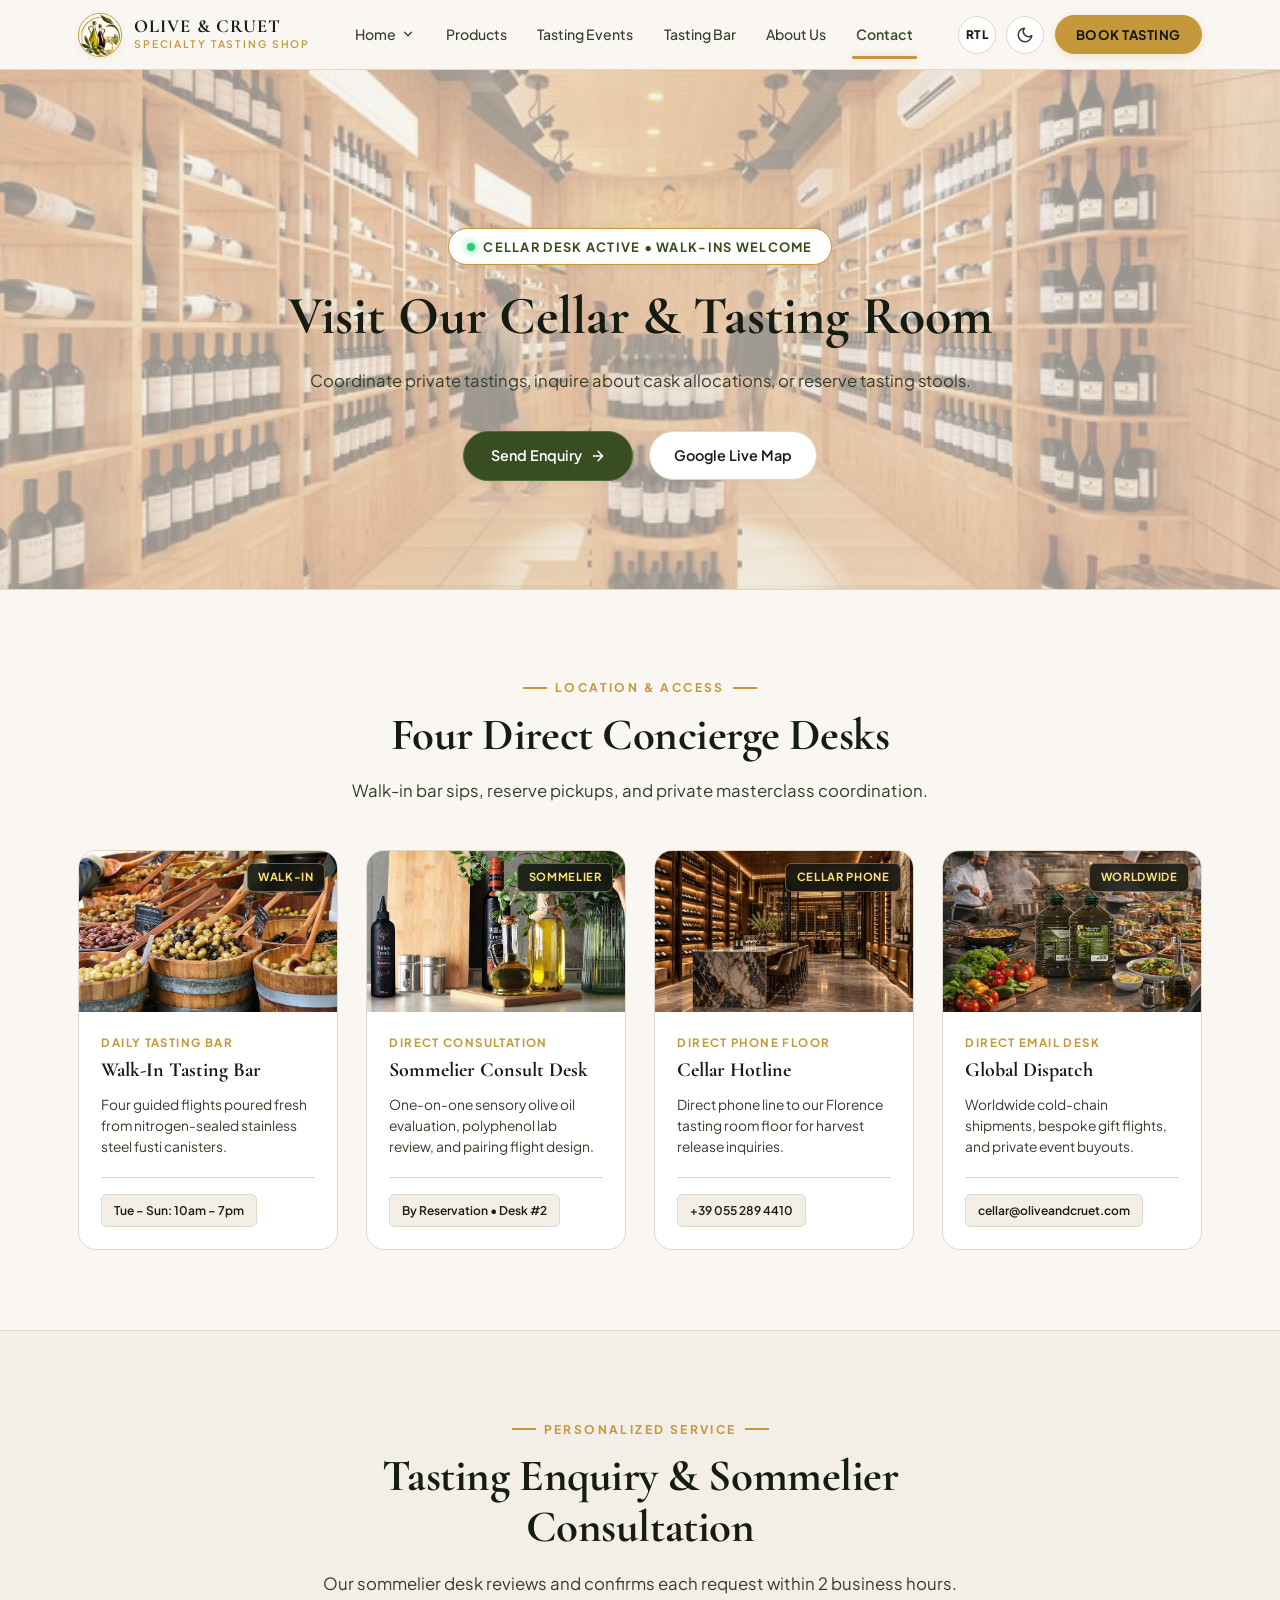
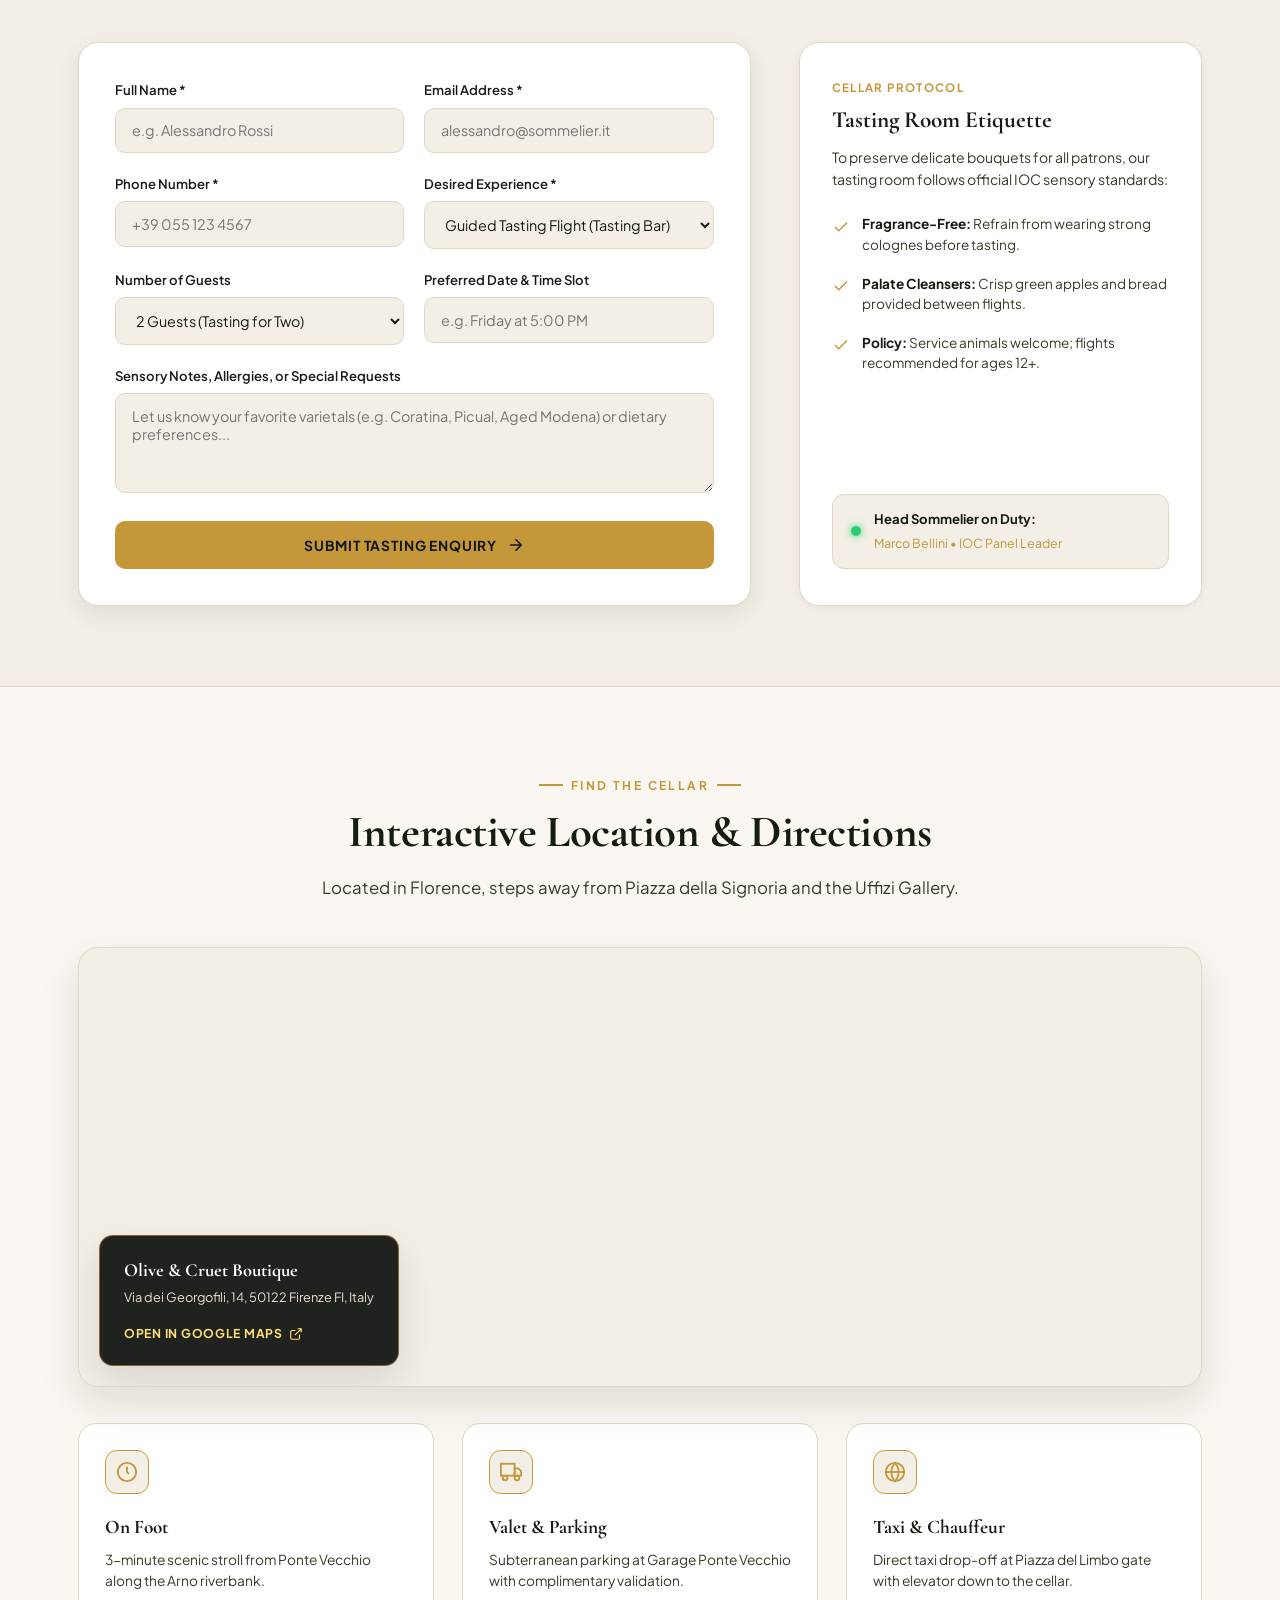
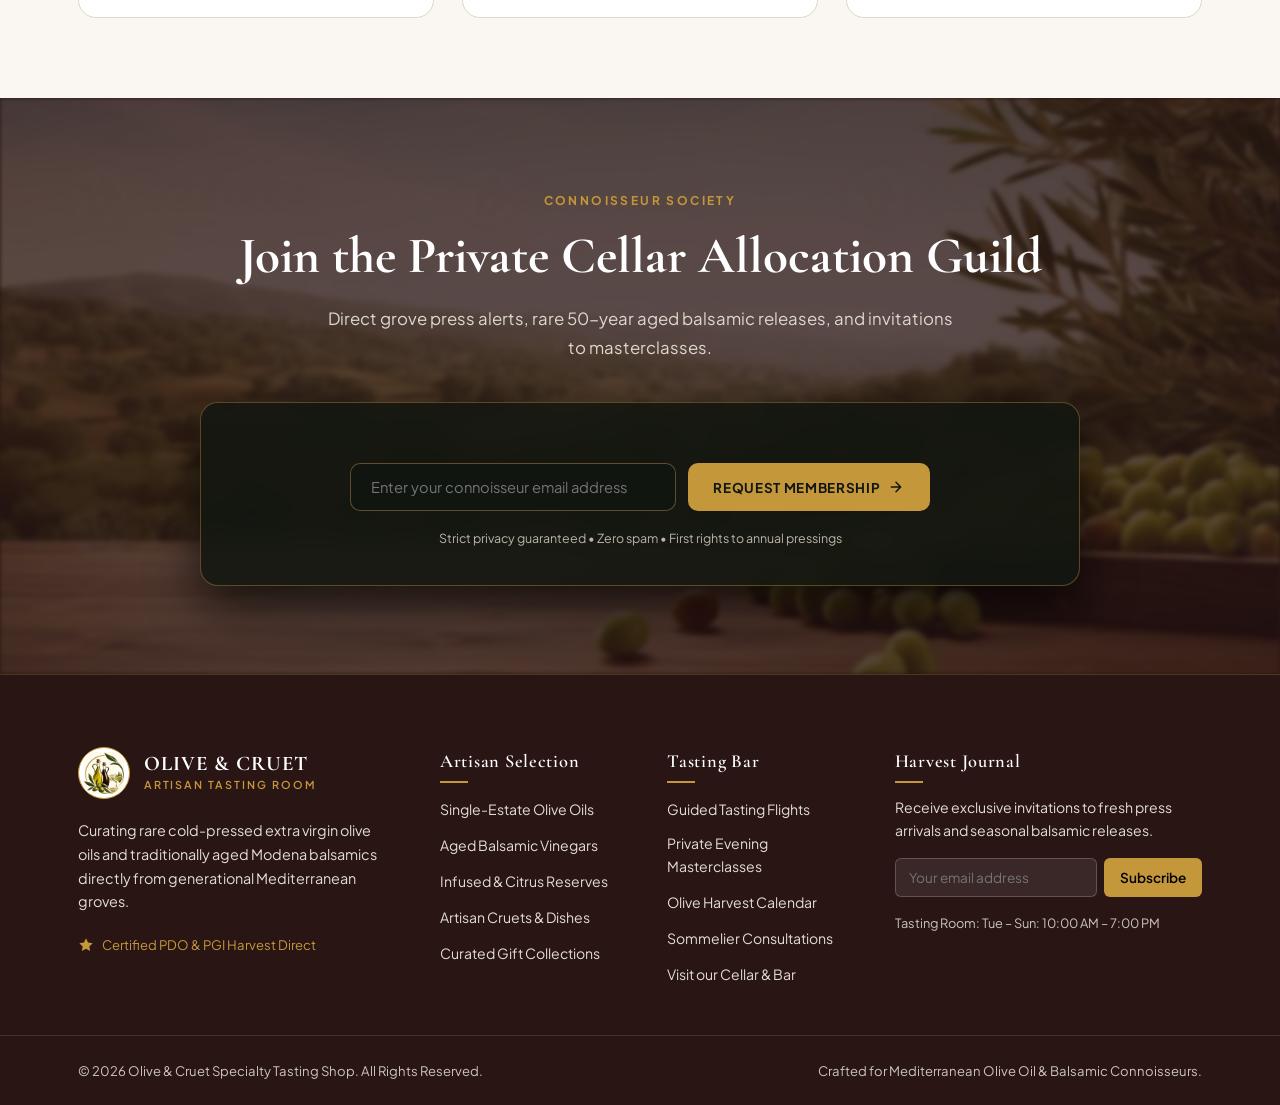
<file: contact.html>
<!DOCTYPE html>
<html lang="en" dir="ltr">

<head>
  <meta charset="UTF-8">
  <meta name="viewport" content="width=device-width, initial-scale=1.0">
  <title>Contact &amp; Tasting Room Concierge | Olive &amp; Cruet</title>
  <meta name="description"
    content="Contact our certified olive oil sommeliers. Visit our historic Florence tasting room, book guided cellar flights, or enquire about custom cask allocations.">
  <link rel="icon" type="image/png" href="assets/images/icons/logo.png">

  <!-- Core & Responsive Stylesheets (No Inline Styles) -->
  <link rel="stylesheet" href="assets/css/style.css">
  <link rel="stylesheet" href="assets/css/responsive.css">
</head>

<body>

  <!-- ======================================================================
       BRANDED PAGE LOADER
       ====================================================================== -->
  <div id="page-loader" aria-hidden="true">
    <div class="loader-emblem">
      <div class="loader-emblem-inner">
        <img src="assets/images/icons/logo.png" alt="Olive &amp; Cruet Crest">
      </div>
    </div>
    <div class="loader-text">Olive &amp; Cruet</div>
    <div class="loader-progress-bar">
      <div class="loader-progress-fill"></div>
    </div>
  </div>

  <!-- ======================================================================
       FIXED COMPACT HEADER (Single-Line Desktop, Never Scrolls Away)
       ====================================================================== -->
  <header class="site-header" id="site-header">
    <div class="container-custom header-inner">

      <!-- Brand Logo & Identity -->
      <a href="index.html" class="brand-link" aria-label="Olive and Cruet Home">
        <div class="brand-crest">
          <img src="assets/images/icons/logo.png" alt="Olive &amp; Cruet Artisans Logo">
        </div>
        <div class="brand-text">
          <span class="brand-title">Olive &amp; Cruet</span>
          <span class="brand-subtitle">Specialty Tasting Shop</span>
        </div>
      </a>

      <!-- Primary Desktop Navigation (Exactly 6 Nav Items) -->
      <nav class="desktop-nav" aria-label="Primary Navigation">
        <ul class="nav-menu">

          <!-- 1. Home (Click-Only Dropdown) -->
          <li class="nav-item">
            <button type="button" class="nav-link" id="home-dropdown-toggle" aria-haspopup="true" aria-expanded="false">
              <span>Home</span>
              <svg class="nav-chevron" viewBox="0 0 24 24" fill="none" aria-hidden="true">
                <path d="M6 9l6 6 6-6" stroke-linecap="round" stroke-linejoin="round" />
              </svg>
            </button>
            <div class="home-dropdown" id="home-dropdown-menu" role="menu">
              <a href="index.html" class="home-dropdown-item" role="menuitem">Home 1 — Tasting Bar</a>
              <a href="home-2.html" class="home-dropdown-item" role="menuitem">Home 2 — Estate Reserve</a>
            </div>
          </li>

          <!-- 2. Products -->
          <li class="nav-item">
            <a href="products.html" class="nav-link">Products</a>
          </li>

          <!-- 3. Tasting Events -->
          <li class="nav-item">
            <a href="events.html" class="nav-link">Tasting Events</a>
          </li>

          <!-- 4. Tasting Bar Experience -->
          <li class="nav-item">
            <a href="tasting-bar.html" class="nav-link">Tasting Bar</a>
          </li>

          <!-- 5. About Us -->
          <li class="nav-item">
            <a href="about.html" class="nav-link">About Us</a>
          </li>

          <!-- 6. Contact (Active) -->
          <li class="nav-item active">
            <a href="contact.html" class="nav-link active">Contact</a>
          </li>

        </ul>
      </nav>

      <!-- Action & Utility Controls Group -->
      <div class="header-actions">

        <!-- RTL / LTR Toggle -->
        <button type="button" class="util-btn rtl-toggle" aria-label="Switch Direction" title="Toggle RTL/LTR">
          <span class="rtl-text-indicator">RTL</span>
        </button>

        <!-- Dark Mode Toggle (#000000 Pitch Black) -->
        <button type="button" class="util-btn theme-toggle" aria-label="Toggle dark mode"
          title="Toggle Dark/Light Mode">
          <svg class="dark-icon" viewBox="0 0 24 24" aria-hidden="true">
            <circle cx="12" cy="12" r="5" stroke-linecap="round" />
            <path
              d="M12 1v2m0 18v2M4.22 4.22l1.42 1.42m12.72 12.72l1.42 1.42M1 12h2m18 0h2M4.22 19.78l1.42-1.42M18.36 5.64l1.42-1.42"
              stroke-linecap="round" />
          </svg>
          <svg class="light-icon" viewBox="0 0 24 24" aria-hidden="true">
            <path d="M21 12.79A9 9 0 1 1 11.21 3 7 7 0 0 0 21 12.79z" stroke-linecap="round" stroke-linejoin="round" />
          </svg>
        </button>

        <!-- Book Tasting Header CTA Button -->
        <a href="tasting-bar.html#reserve-stool" class="header-cta-btn">
          <span>Book Tasting</span>
        </a>

        <!-- Mobile Menu Toggle Button -->
        <button type="button" class="menu-toggle-btn" id="menu-toggle" aria-label="Open mobile menu"
          aria-expanded="false">
          <svg viewBox="0 0 24 24" fill="none" aria-hidden="true">
            <path d="M4 6h16M4 12h16M4 18h16" stroke-linecap="round" stroke-linejoin="round" />
          </svg>
        </button>

      </div>

    </div>
  </header>

  <!-- ======================================================================
       MOBILE OFF-CANVAS DRAWER
       ====================================================================== -->
  <div class="mobile-backdrop" id="mobile-backdrop" aria-hidden="true"></div>
  <aside class="mobile-drawer" id="mobile-drawer" aria-label="Mobile Navigation">

    <div class="drawer-header">
      <a href="index.html" class="drawer-brand">
        <div class="drawer-brand-crest">
          <img src="assets/images/icons/logo.png" alt="Olive &amp; Cruet Logo">
        </div>
        <div class="drawer-brand-text">
          <span class="drawer-brand-title">Olive &amp; Cruet</span>
          <span class="drawer-brand-sub">Specialty Tasting Shop</span>
        </div>
      </a>
      <button type="button" class="drawer-close-btn" id="drawer-close" aria-label="Close menu">
        <svg viewBox="0 0 24 24" fill="none" aria-hidden="true">
          <path d="M18 6L6 18M6 6l12 12" stroke-linecap="round" stroke-linejoin="round" />
        </svg>
      </button>
    </div>

    <div class="drawer-controls">
      <div class="drawer-ctrl-item">
        <span>Dark Theme</span>
        <button type="button" class="util-btn theme-toggle" aria-label="Toggle dark mode">
          <svg class="dark-icon" viewBox="0 0 24 24">
            <circle cx="12" cy="12" r="5" />
            <path
              d="M12 1v2m0 18v2M4.22 4.22l1.42 1.42m12.72 12.72l1.42 1.42M1 12h2m18 0h2M4.22 19.78l1.42-1.42M18.36 5.64l1.42-1.42" />
          </svg>
          <svg class="light-icon" viewBox="0 0 24 24">
            <path d="M21 12.79A9 9 0 1 1 11.21 3 7 7 0 0 0 21 12.79z" />
          </svg>
        </button>
      </div>

      <div class="drawer-ctrl-item">
        <span>RTL / LTR</span>
        <button type="button" class="util-btn rtl-toggle" aria-label="Toggle direction">
          <span class="rtl-text-indicator">RTL</span>
        </button>
      </div>
    </div>

    <nav class="drawer-nav">
      <ul class="drawer-menu">
        <li>
          <button type="button" class="drawer-link drawer-accordion-btn" id="mobile-home-accordion"
            aria-expanded="false">
            <span>Home</span>
            <svg viewBox="0 0 24 24" fill="none">
              <path d="M6 9l6 6 6-6" stroke-linecap="round" stroke-linejoin="round" />
            </svg>
          </button>
          <ul class="drawer-sublist" id="mobile-home-sub">
            <li><a href="index.html" class="drawer-sublink">Home 1 — Tasting Bar</a></li>
            <li><a href="home-2.html" class="drawer-sublink">Home 2 — Estate Reserve</a></li>
          </ul>
        </li>

        <li><a href="products.html" class="drawer-link">Products</a></li>
        <li><a href="events.html" class="drawer-link">Tasting Events</a></li>
        <li><a href="tasting-bar.html" class="drawer-link">Tasting Bar</a></li>
        <li><a href="about.html" class="drawer-link">About Us</a></li>
        <li><a href="contact.html" class="drawer-link active">Contact</a></li>
      </ul>
    </nav>

    <div class="drawer-footer">
      <a href="tasting-bar.html#reserve-stool" class="drawer-cta-btn">
        <span>Book a Tasting Flight</span>
      </a>
    </div>

  </aside>

  <!-- ======================================================================
       MAIN CONTENT: EXACTLY 5 MAIN CONTENT SECTIONS (INNER PAGE 05)
       ====================================================================== -->
  <main id="main-content">

    <!-- --------------------------------------------------------------------
         SECTION 1: CONCIERGE HERO & CELLAR ENTRANCE
         -------------------------------------------------------------------- -->
    <section class="contact-hero-section" id="contact-hero">
      <div class="contact-hero-bg" aria-hidden="true"></div>

      <div class="container-custom">
        <div class="contact-hero-content">

          <div class="contact-status-chip">
            <span class="pulse"></span>
            <span>Cellar Desk Active &bull; Walk-Ins Welcome</span>
          </div>

          <h1 class="contact-hero-heading">
            Visit Our Cellar &amp; Tasting Room
          </h1>
          <p class="contact-hero-lead">
            Coordinate private tastings, inquire about cask allocations, or reserve tasting stools.
          </p>

          <div class="contact-hero-actions">
            <a href="#enquiry-form" class="btn-primary">
              <span>Send Enquiry</span>
              <svg viewBox="0 0 24 24" width="16" height="16" fill="none" stroke="currentColor" stroke-width="2.2"
                aria-hidden="true">
                <path d="M5 12h14M12 5l7 7-7 7" stroke-linecap="round" stroke-linejoin="round" />
              </svg>
            </a>
            <a href="#live-map-location" class="btn-secondary">
              <span>Google Live Map</span>
            </a>
          </div>

        </div>
      </div>
    </section>

    <!-- --------------------------------------------------------------------
         SECTION 2: 4 SYMMETRICAL VISIT & CONCIERGE CARDS (Equal Height)
         -------------------------------------------------------------------- -->
    <section class="visit-info-section section-padding" id="visit-info">
      <div class="container-custom">

        <div class="section-title-wrap">
          <span class="section-eyebrow">Location &amp; Access</span>
          <h2 class="section-heading">Four Direct Concierge Desks</h2>
          <p class="section-lead">
            Walk-in bar sips, reserve pickups, and private masterclass coordination.
          </p>
        </div>

        <div class="visit-grid-4">

          <!-- Card 1: Tasting Counter Bar -->
          <article class="visit-card">
            <div class="visit-media-wrap">
              <img src="assets/images/sections/p47.jpg" alt="Olive and Cruet walk-in tasting counter ambiance">
              <span class="visit-badge-corner">Walk-In</span>
            </div>
            <div class="visit-card-body">
              <span class="visit-sub">Daily Tasting Bar</span>
              <h3 class="visit-title">Walk-In Tasting Bar</h3>
              <p class="visit-desc">
                Four guided flights poured fresh from nitrogen-sealed stainless steel fusti canisters.
              </p>
              <div class="visit-card-footer">
                <span class="visit-tag">Tue &ndash; Sun: 10am &ndash; 7pm</span>
              </div>
            </div>
          </article>

          <!-- Card 2: Sommelier Private Consult -->
          <article class="visit-card">
            <div class="visit-media-wrap">
              <img src="assets/images/sections/p48.jpg" alt="Certified Olive Oil Sommelier consultation desk">
              <span class="visit-badge-corner">Sommelier</span>
            </div>
            <div class="visit-card-body">
              <span class="visit-sub">Direct Consultation</span>
              <h3 class="visit-title">Sommelier Consult Desk</h3>
              <p class="visit-desc">
                One-on-one sensory olive oil evaluation, polyphenol lab review, and pairing flight design.
              </p>
              <div class="visit-card-footer">
                <span class="visit-tag">By Reservation &bull; Desk #2</span>
              </div>
            </div>
          </article>

          <!-- Card 3: Direct Phone & Cellar Floor -->
          <article class="visit-card">
            <div class="visit-media-wrap">
              <img src="assets/images/sections/p49.jpg" alt="Florence Cellar Tasting Room Floor" loading="lazy">
              <span class="visit-badge-corner">Cellar Phone</span>
            </div>
            <div class="visit-card-body">
              <span class="visit-sub">Direct Phone Floor</span>
              <h3 class="visit-title">Cellar Hotline</h3>
              <p class="visit-desc">
                Direct phone line to our Florence tasting room floor for harvest release inquiries.
              </p>
              <div class="visit-card-footer">
                <span class="visit-tag">+39 055 289 4410</span>
              </div>
            </div>
          </article>

          <!-- Card 4: Postal & Shipping Dispatch -->
          <article class="visit-card">
            <div class="visit-media-wrap">
              <img src="assets/images/sections/p50.jpg" alt="Global Dispatch and Bespoke Flight Packaging"
                loading="lazy">
              <span class="visit-badge-corner">Worldwide</span>
            </div>
            <div class="visit-card-body">
              <span class="visit-sub">Direct Email Desk</span>
              <h3 class="visit-title">Global Dispatch</h3>
              <p class="visit-desc">
                Worldwide cold-chain shipments, bespoke gift flights, and private event buyouts.
              </p>
              <div class="visit-card-footer">
                <span class="visit-tag">cellar@oliveandcruet.com</span>
              </div>
            </div>
          </article>

        </div>

      </div>
    </section>

    <!-- --------------------------------------------------------------------
         SECTION 3: SOMMELIER TASTING ENQUIRY & CONSULTATION FORM
         -------------------------------------------------------------------- -->
    <section class="enquiry-section section-padding" id="enquiry-form">
      <div class="container-custom">

        <div class="section-title-wrap">
          <span class="section-eyebrow">Personalized Service</span>
          <h2 class="section-heading">Tasting Enquiry &amp; Sommelier Consultation</h2>
          <p class="section-lead">
            Our sommelier desk reviews and confirms each request within 2 business hours.
          </p>
        </div>

        <div class="enquiry-split-grid">

          <!-- Left: Main Interactive Form -->
          <div class="enquiry-form-card">
            <form
              onsubmit="event.preventDefault(); alert('Tasting Enquiry Received! Our Head Sommelier will contact you within 2 hours.');">
              <div class="form-row-2">
                <div class="form-field-group">
                  <label class="form-field-label" for="contact-name">Full Name *</label>
                  <input type="text" id="contact-name" class="form-field-input" placeholder="e.g. Alessandro Rossi"
                    required>
                </div>
                <div class="form-field-group">
                  <label class="form-field-label" for="contact-email">Email Address *</label>
                  <input type="email" id="contact-email" class="form-field-input" placeholder="alessandro@sommelier.it"
                    required>
                </div>
              </div>

              <div class="form-row-2">
                <div class="form-field-group">
                  <label class="form-field-label" for="contact-phone">Phone Number *</label>
                  <input type="tel" id="contact-phone" class="form-field-input" placeholder="+39 055 123 4567" required>
                </div>
                <div class="form-field-group">
                  <label class="form-field-label" for="contact-experience">Desired Experience *</label>
                  <select id="contact-experience" class="form-field-select" required>
                    <option value="bar-flight" selected>Guided Tasting Flight (Tasting Bar)</option>
                    <option value="masterclass">Evening Masterclass &amp; Sensory Workshop</option>
                    <option value="chef-table">Private Cellar 5-Course Chef Pairing</option>
                    <option value="cask-society">Private Solera Cask Allocation Society</option>
                    <option value="custom-corporate">Corporate &amp; Wedding Gift Flights</option>
                  </select>
                </div>
              </div>

              <div class="form-row-2">
                <div class="form-field-group">
                  <label class="form-field-label" for="contact-guests">Number of Guests</label>
                  <select id="contact-guests" class="form-field-select" required>
                    <option value="1">1 Connoisseur (Solo Tasting)</option>
                    <option value="2" selected>2 Guests (Tasting for Two)</option>
                    <option value="4">3 &ndash; 6 Guests (Private Table)</option>
                    <option value="12">7 &ndash; 16 Guests (Full Cellar Room)</option>
                  </select>
                </div>
                <div class="form-field-group">
                  <label class="form-field-label" for="contact-date">Preferred Date &amp; Time Slot</label>
                  <input type="text" id="contact-date" class="form-field-input" placeholder="e.g. Friday at 5:00 PM"
                    required>
                </div>
              </div>

              <div class="form-field-group">
                <label class="form-field-label" for="contact-message">Sensory Notes, Allergies, or Special
                  Requests</label>
                <textarea id="contact-message" class="form-field-textarea" rows="4"
                  placeholder="Let us know your favorite varietals (e.g. Coratina, Picual, Aged Modena) or dietary preferences..."></textarea>
              </div>

              <button type="submit" class="form-submit-btn">
                <span>Submit Tasting Enquiry</span>
                <svg viewBox="0 0 24 24" width="18" height="18" fill="none" stroke="currentColor" stroke-width="2.2"
                  aria-hidden="true">
                  <path d="M5 12h14M12 5l7 7-7 7" stroke-linecap="round" stroke-linejoin="round" />
                </svg>
              </button>
            </form>
          </div>

          <!-- Right: Concierge Commitment Sidebar -->
          <div class="enquiry-concierge-sidebar">
            <div class="concierge-box">
              <span class="concierge-badge">Cellar Protocol</span>
              <h3 class="concierge-title">Tasting Room Etiquette</h3>
              <p class="concierge-desc">
                To preserve delicate bouquets for all patrons, our tasting room follows official IOC sensory standards:
              </p>

              <ul class="concierge-checklist">
                <li class="concierge-check-item">
                  <svg viewBox="0 0 24 24" fill="none" stroke="currentColor" stroke-width="2" aria-hidden="true">
                    <polyline points="20 6 9 17 4 12" />
                  </svg>
                  <span><strong>Fragrance-Free:</strong> Refrain from wearing strong colognes before tasting.</span>
                </li>
                <li class="concierge-check-item">
                  <svg viewBox="0 0 24 24" fill="none" stroke="currentColor" stroke-width="2" aria-hidden="true">
                    <polyline points="20 6 9 17 4 12" />
                  </svg>
                  <span><strong>Palate Cleansers:</strong> Crisp green apples and bread provided between flights.</span>
                </li>
                <li class="concierge-check-item">
                  <svg viewBox="0 0 24 24" fill="none" stroke="currentColor" stroke-width="2" aria-hidden="true">
                    <polyline points="20 6 9 17 4 12" />
                  </svg>
                  <span><strong>Policy:</strong> Service animals welcome; flights recommended for ages 12+.</span>
                </li>
              </ul>

              <div class="concierge-duty-chip">
                <div class="duty-dot"></div>
                <div>
                  <strong style="color: var(--text-primary); font-size: 0.82rem; display: block;">Head Sommelier on
                    Duty:</strong>
                  <span style="color: var(--gold-accent); font-size: 0.78rem;">Marco Bellini &bull; IOC Panel
                    Leader</span>
                </div>
              </div>
            </div>
          </div>

        </div>

      </div>
    </section>

    <!-- --------------------------------------------------------------------
         SECTION 4: INTERACTIVE GOOGLE LIVE MAP & ACCESS GUIDE
         -------------------------------------------------------------------- -->
    <section class="live-map-section section-padding" id="live-map-location">
      <div class="container-custom">

        <div class="section-title-wrap">
          <span class="section-eyebrow">Find The Cellar</span>
          <h2 class="section-heading">Interactive Location &amp; Directions</h2>
          <p class="section-lead">
            Located in Florence, steps away from Piazza della Signoria and the Uffizi Gallery.
          </p>
        </div>

        <div class="map-container-frame">
          <!-- Real Interactive Embedded Google Map -->
          <iframe class="map-iframe" title="Olive and Cruet Specialty Tasting Room Location in Florence"
            src="https://maps.google.com/maps?q=Piazza+della+Signoria,+Florence,+Italy&amp;t=&amp;z=16&amp;ie=UTF8&amp;iwloc=&amp;output=embed"
            loading="lazy" referrerpolicy="no-referrer-when-downgrade"
            aria-label="Google Map showing Olive and Cruet Florence location">
          </iframe>
          <div class="map-floating-overlay">
            <div class="map-overlay-title">Olive &amp; Cruet Boutique</div>
            <div class="map-overlay-sub">Via dei Georgofili, 14, 50122 Firenze FI, Italy</div>
            <a href="https://maps.google.com/?q=Piazza+della+Signoria,+Florence,+Italy" target="_blank"
              rel="noopener noreferrer" class="map-external-link">
              <span>Open in Google Maps</span>
              <svg viewBox="0 0 24 24" width="14" height="14" fill="none" stroke="currentColor" stroke-width="2"
                aria-hidden="true">
                <path d="M18 13v6a2 2 0 0 1-2 2H5a2 2 0 0 1-2-2V8a2 2 0 0 1 2-2h6M15 3h6v6M10 14L21 3" />
              </svg>
            </a>
          </div>
        </div>

        <div class="map-directions-grid">

          <div class="direction-card">
            <div class="direction-icon">
              <svg viewBox="0 0 24 24" fill="none" stroke="currentColor" stroke-width="2" aria-hidden="true">
                <circle cx="12" cy="12" r="10" />
                <polyline points="12 6 12 12 14 14" />
              </svg>
            </div>
            <h3 class="direction-title">On Foot</h3>
            <p class="direction-desc">
              3-minute scenic stroll from Ponte Vecchio along the Arno riverbank.
            </p>
          </div>

          <div class="direction-card">
            <div class="direction-icon">
              <svg viewBox="0 0 24 24" fill="none" stroke="currentColor" stroke-width="2" aria-hidden="true">
                <rect x="1" y="3" width="15" height="13" />
                <polygon points="16 8 20 8 23 11 23 16 16 16 16 8" />
                <circle cx="5.5" cy="18.5" r="2.5" />
                <circle cx="18.5" cy="18.5" r="2.5" />
              </svg>
            </div>
            <h3 class="direction-title">Valet &amp; Parking</h3>
            <p class="direction-desc">
              Subterranean parking at Garage Ponte Vecchio with complimentary validation.
            </p>
          </div>

          <div class="direction-card">
            <div class="direction-icon">
              <svg viewBox="0 0 24 24" fill="none" stroke="currentColor" stroke-width="2" aria-hidden="true">
                <circle cx="12" cy="12" r="10" />
                <line x1="2" y1="12" x2="22" y2="12" />
                <path d="M12 2a15.3 15.3 0 0 1 4 10 15.3 15.3 0 0 1-4 10 15.3 15.3 0 0 1-4-10 15.3 15.3 0 0 1 4-10z" />
              </svg>
            </div>
            <h3 class="direction-title">Taxi &amp; Chauffeur</h3>
            <p class="direction-desc">
              Direct taxi drop-off at Piazza del Limbo gate with elevator down to the cellar.
            </p>
          </div>

        </div>

      </div>
    </section>

    <!-- --------------------------------------------------------------------
         SECTION 5: PRIVATE CELLAR ALLOCATION GUILD (Mandatory Final CTA)
         -------------------------------------------------------------------- -->
    <section class="contact-society-cta-section" id="contact-cta">
      <div class="contact-society-bg" aria-hidden="true"></div>

      <div class="container-custom">
        <div class="cask-cta-container">

          <span class="cask-cta-badge">Connoisseur Society</span>
          <h2 class="cask-cta-title">Join the Private Cellar Allocation Guild</h2>
          <p class="cask-cta-lead">
            Direct grove press alerts, rare 50-year aged balsamic releases, and invitations to masterclasses.
          </p>

          <div class="cask-cta-box">
            <form class="society-subscribe-form"
              onsubmit="event.preventDefault(); alert('Welcome to the Private Cellar Guild! Confirmation dispatched to your inbox.');">
              <div class="society-form-row">
                <input type="email" class="society-email-input" placeholder="Enter your connoisseur email address"
                  required aria-label="Email Address">
                <button type="submit" class="society-submit-btn">
                  <span>Request Membership</span>
                  <svg viewBox="0 0 24 24" width="16" height="16" fill="none" stroke="currentColor" stroke-width="2.2"
                    aria-hidden="true">
                    <path d="M5 12h14M12 5l7 7-7 7" stroke-linecap="round" stroke-linejoin="round" />
                  </svg>
                </button>
              </div>
            </form>

            <p class="cta-guarantee-note">
              Strict privacy guaranteed &bull; Zero spam &bull; First rights to annual pressings
            </p>
          </div>

        </div>
      </div>
    </section>

  </main>

  <!-- ======================================================================
       SHARED FOOTER
       ====================================================================== -->
  <footer class="site-footer">
    <div class="footer-top">
      <div class="container-custom footer-grid">

        <!-- Brand Story -->
        <div class="footer-brand">
          <a href="index.html" class="footer-brand-logo">
            <div class="footer-crest">
              <img src="assets/images/icons/logo.png" alt="Olive &amp; Cruet Artisans">
            </div>
            <div>
              <div class="footer-brand-title">Olive &amp; Cruet</div>
              <div class="footer-brand-sub">Artisan Tasting Room</div>
            </div>
          </a>
          <p class="footer-desc">
            Curating rare cold-pressed extra virgin olive oils and traditionally aged Modena balsamics directly from
            generational Mediterranean groves.
          </p>
          <div class="footer-badge">
            <svg viewBox="0 0 24 24" width="16" height="16" fill="currentColor">
              <path d="M12 2l3.09 6.26L22 9.27l-5 4.87 1.18 6.88L12 17.77l-6.18 3.25L7 14.14 2 9.27l6.91-1.01L12 2z" />
            </svg>
            <span>Certified PDO &amp; PGI Harvest Direct</span>
          </div>
        </div>

        <!-- Quick Links -->
        <div>
          <h4 class="footer-col-title">Artisan Selection</h4>
          <ul class="footer-links">
            <li><a href="products.html">Single-Estate Olive Oils</a></li>
            <li><a href="products.html">Aged Balsamic Vinegars</a></li>
            <li><a href="products.html">Infused &amp; Citrus Reserves</a></li>
            <li><a href="products.html">Artisan Cruets &amp; Dishes</a></li>
            <li><a href="products.html">Curated Gift Collections</a></li>
          </ul>
        </div>

        <!-- Tasting Bar & Hours -->
        <div>
          <h4 class="footer-col-title">Tasting Bar</h4>
          <ul class="footer-links">
            <li><a href="tasting-bar.html">Guided Tasting Flights</a></li>
            <li><a href="events.html">Private Evening Masterclasses</a></li>
            <li><a href="about.html">Olive Harvest Calendar</a></li>
            <li><a href="contact.html">Sommelier Consultations</a></li>
            <li><a href="contact.html">Visit our Cellar &amp; Bar</a></li>
          </ul>
        </div>

        <!-- Newsletter & Hours -->
        <div class="footer-newsletter">
          <h4 class="footer-col-title">Harvest Journal</h4>
          <p>Receive exclusive invitations to fresh press arrivals and seasonal balsamic releases.</p>
          <form class="newsletter-form"
            onsubmit="event.preventDefault(); alert('Thank you for subscribing to our Harvest Journal!');">
            <input type="email" class="newsletter-input" placeholder="Your email address" required
              aria-label="Email Address">
            <button type="submit" class="newsletter-btn">Subscribe</button>
          </form>
          <p style="margin-top: 1rem; font-size: 0.8rem; color: #CBC5B8;">
            Tasting Room: Tue – Sun: 10:00 AM – 7:00 PM
          </p>
        </div>

      </div>
    </div>

    <!-- Bottom Bar -->
    <div class="footer-bottom">
      <div class="container-custom footer-bottom-inner">
        <p class="footer-copy">
          &copy; 2026 Olive &amp; Cruet Specialty Tasting Shop. All Rights Reserved.
        </p>
        <p class="footer-copy">
          Crafted for Mediterranean Olive Oil &amp; Balsamic Connoisseurs.
        </p>
      </div>
    </div>
  </footer>

  <!-- ======================================================================
       SCROLL TO TOP FLOATING BUTTON
       ====================================================================== -->
  <button type="button" id="scroll-top" aria-label="Scroll back to top">
    <svg viewBox="0 0 24 24" fill="none">
      <path d="M18 15l-6-6-6 6" stroke-linecap="round" stroke-linejoin="round" />
    </svg>
  </button>

  <!-- ======================================================================
       LOGIN & REGISTRATION MODAL
       ====================================================================== -->
  <div class="modal-overlay" id="login-modal" aria-hidden="true" role="dialog" aria-modal="true">
    <div class="modal-card">
      <button type="button" class="modal-close-btn" id="modal-close-btn" aria-label="Close dialog">
        <svg viewBox="0 0 24 24" fill="none" width="18" height="18" stroke="currentColor" stroke-width="2.2">
          <path d="M18 6L6 18M6 6l12 12" stroke-linecap="round" stroke-linejoin="round" />
        </svg>
      </button>

      <div class="modal-header">
        <div class="modal-logo">
          <img src="assets/images/icons/logo.png" alt="Olive &amp; Cruet Logo">
        </div>
        <h3 class="modal-title">Connoisseur Club</h3>
        <p class="modal-subtitle">Sign in to book private tastings and access member reserves</p>
      </div>

      <form class="modal-form">
        <div class="form-group">
          <label class="form-label" for="login-email">Email Address</label>
          <input type="email" id="login-email" class="form-input" placeholder="connoisseur@oliveandcruet.com" required>
        </div>
        <div class="form-group">
          <label class="form-label" for="login-password">Password</label>
          <input type="password" id="login-password" class="form-input" placeholder="••••••••" required>
        </div>
        <button type="submit" class="modal-submit-btn">Sign In to Account</button>
      </form>

      <div class="modal-switch">
        Don't have an account? <a href="#"
          onclick="event.preventDefault(); alert('Registration portal opened. You can now create your member profile.');">Register
          here</a>
      </div>
    </div>
  </div>

  <!-- Shared Javascript (No inline scripts) -->
  <script src="assets/js/main.js"></script>
</body>

</html>
</file>
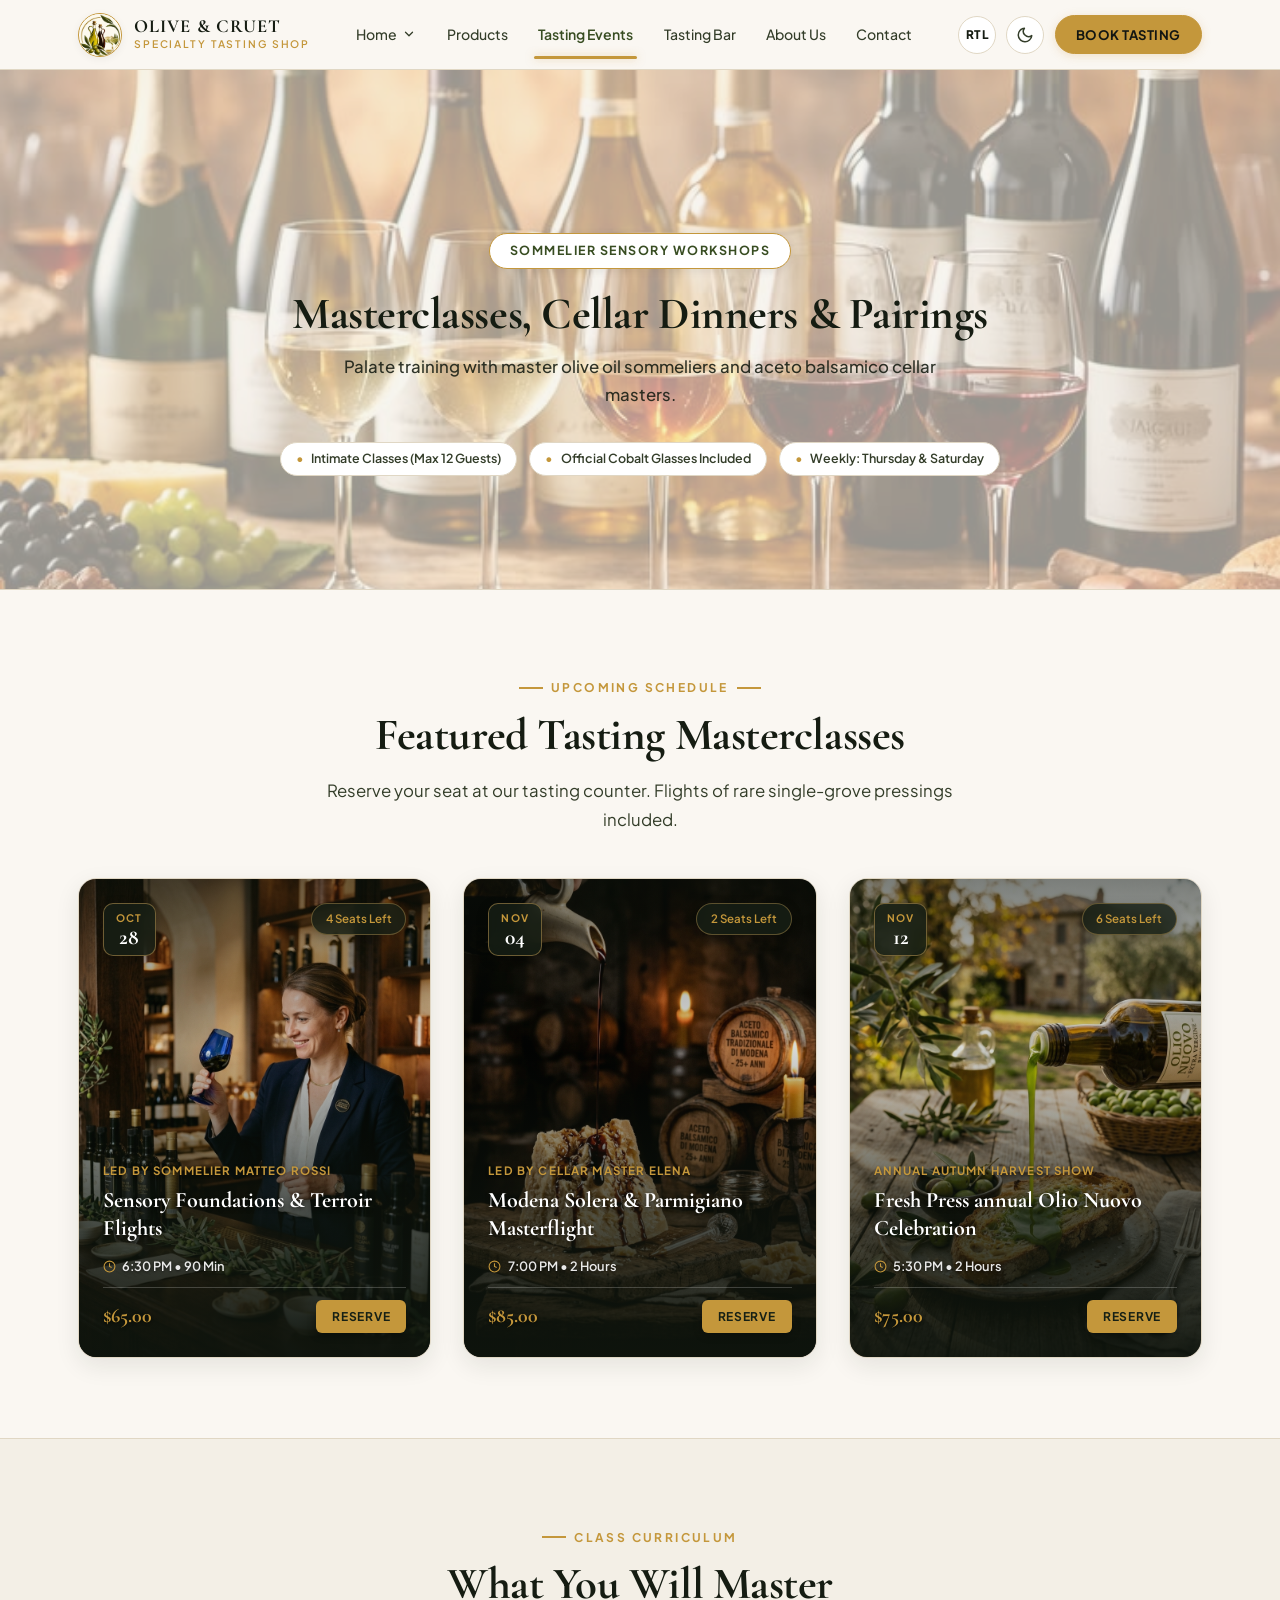
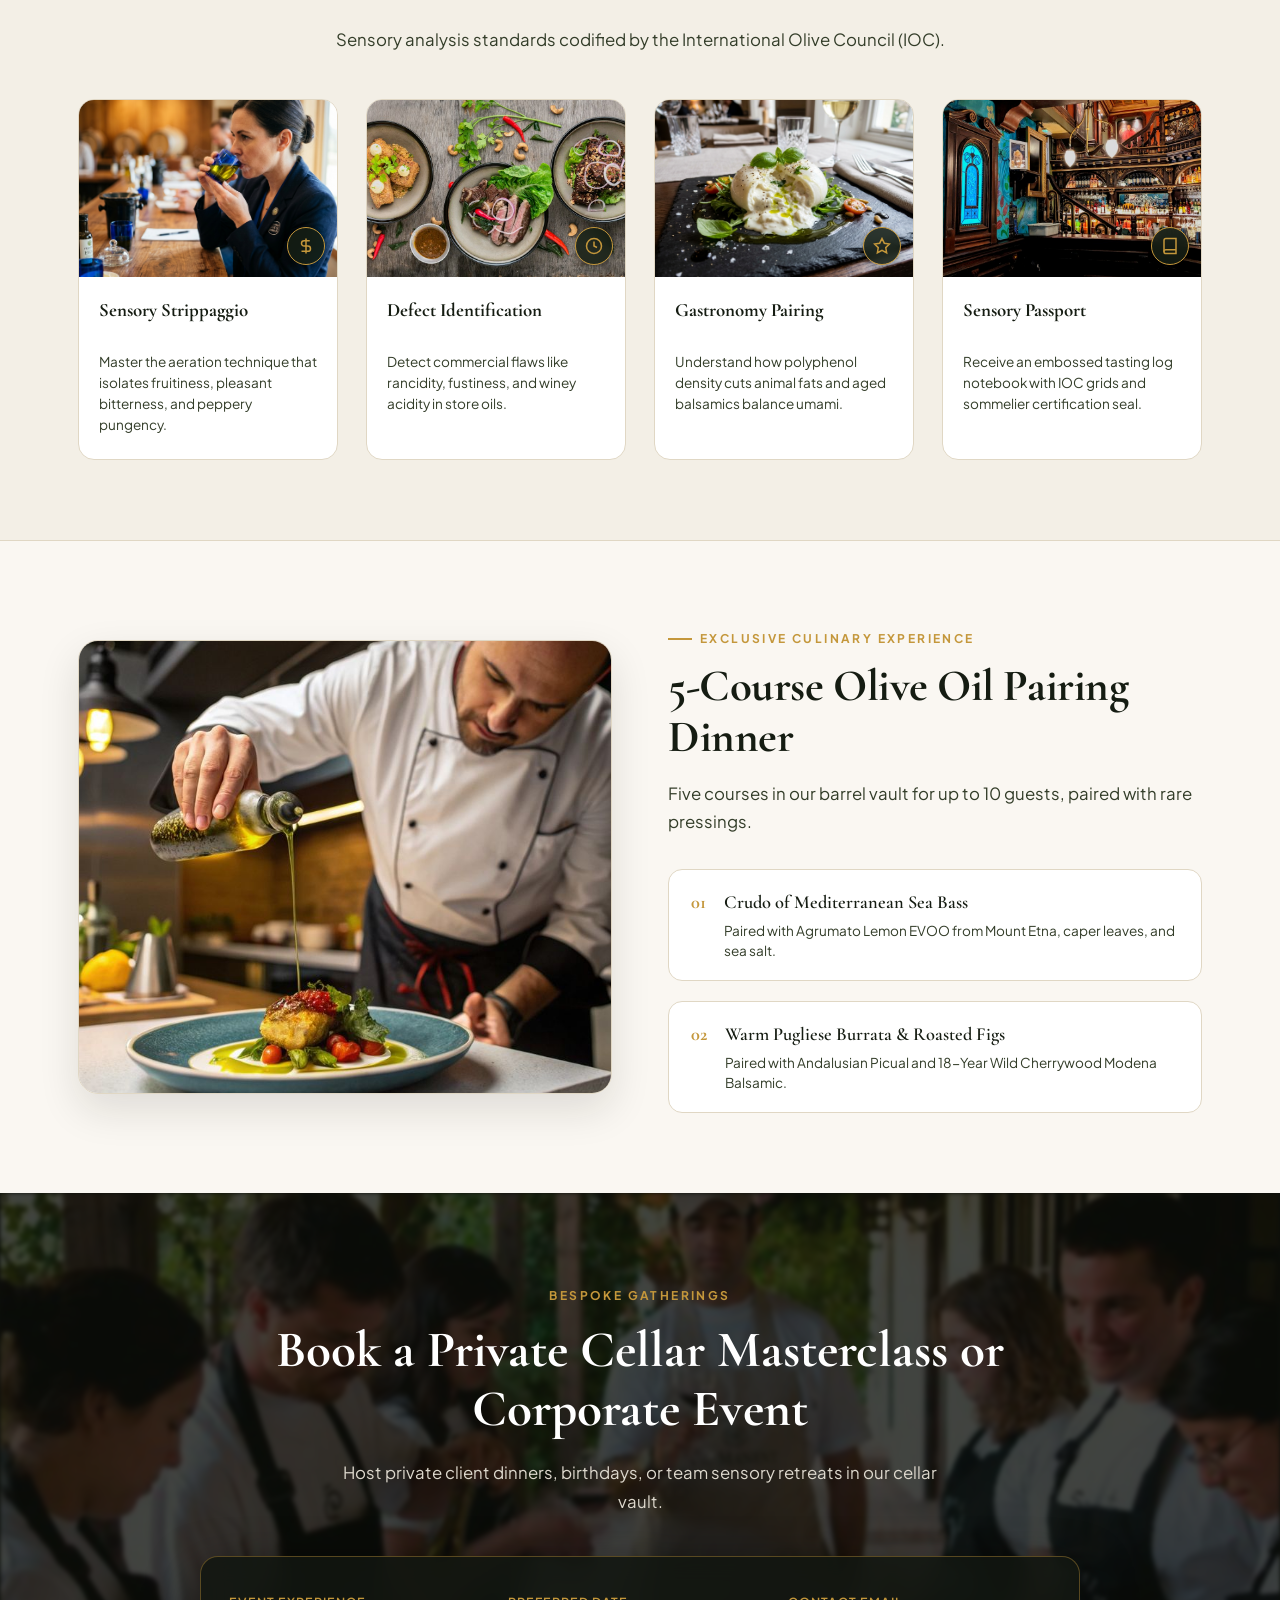
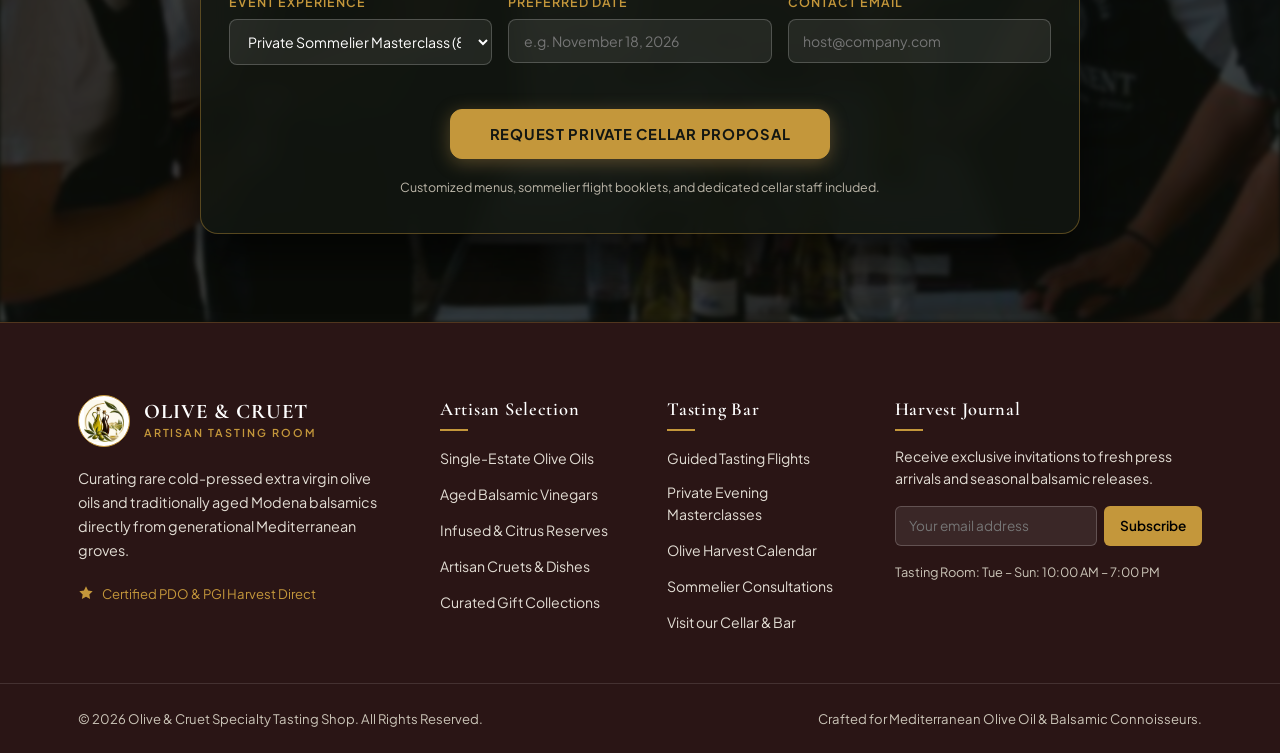
<file: events.html>
<!DOCTYPE html>
<html lang="en" dir="ltr">

<head>
  <meta charset="UTF-8">
  <meta name="viewport" content="width=device-width, initial-scale=1.0">
  <title>Tasting Events &amp; Masterclasses | Olive &amp; Cruet</title>
  <meta name="description"
    content="Join guided olive oil sommelier sensory masterclasses, cellar dinners, and private balsamic cask pairings at Olive &amp; Cruet.">
  <link rel="icon" type="image/png" href="assets/images/icons/logo.png">

  <!-- Core & Responsive Stylesheets (No Inline Styles) -->
  <link rel="stylesheet" href="assets/css/style.css">
  <link rel="stylesheet" href="assets/css/responsive.css">
</head>

<body>

  <!-- ======================================================================
       BRANDED PAGE LOADER
       ====================================================================== -->
  <div id="page-loader" aria-hidden="true">
    <div class="loader-emblem">
      <div class="loader-emblem-inner">
        <img src="assets/images/icons/logo.png" alt="Olive &amp; Cruet Crest">
      </div>
    </div>
    <div class="loader-text">Olive &amp; Cruet</div>
    <div class="loader-progress-bar">
      <div class="loader-progress-fill"></div>
    </div>
  </div>

  <!-- ======================================================================
       FIXED COMPACT HEADER (Single-Line Desktop, Never Scrolls Away)
       ====================================================================== -->
  <header class="site-header" id="site-header">
    <div class="container-custom header-inner">

      <!-- Brand Logo & Identity -->
      <a href="index.html" class="brand-link" aria-label="Olive and Cruet Home">
        <div class="brand-crest">
          <img src="assets/images/icons/logo.png" alt="Olive &amp; Cruet Artisans Logo">
        </div>
        <div class="brand-text">
          <span class="brand-title">Olive &amp; Cruet</span>
          <span class="brand-subtitle">Specialty Tasting Shop</span>
        </div>
      </a>

      <!-- Primary Desktop Navigation (Exactly 6 Nav Items) -->
      <nav class="desktop-nav" aria-label="Primary Navigation">
        <ul class="nav-menu">

          <!-- 1. Home (Click-Only Dropdown) -->
          <li class="nav-item">
            <button type="button" class="nav-link" id="home-dropdown-toggle" aria-haspopup="true" aria-expanded="false">
              <span>Home</span>
              <svg class="nav-chevron" viewBox="0 0 24 24" fill="none" aria-hidden="true">
                <path d="M6 9l6 6 6-6" stroke-linecap="round" stroke-linejoin="round" />
              </svg>
            </button>
            <div class="home-dropdown" id="home-dropdown-menu" role="menu">
              <a href="index.html" class="home-dropdown-item" role="menuitem">Home 1 — Tasting Bar</a>
              <a href="home-2.html" class="home-dropdown-item" role="menuitem">Home 2 — Estate Reserve</a>
            </div>
          </li>

          <!-- 2. Products -->
          <li class="nav-item">
            <a href="products.html" class="nav-link">Products</a>
          </li>

          <!-- 3. Tasting Events (Active) -->
          <li class="nav-item active">
            <a href="events.html" class="nav-link active">Tasting Events</a>
          </li>

          <!-- 4. Tasting Bar Experience -->
          <li class="nav-item">
            <a href="tasting-bar.html" class="nav-link">Tasting Bar</a>
          </li>

          <!-- 5. About Us -->
          <li class="nav-item">
            <a href="about.html" class="nav-link">About Us</a>
          </li>

          <!-- 6. Contact -->
          <li class="nav-item">
            <a href="contact.html" class="nav-link">Contact</a>
          </li>

        </ul>
      </nav>

      <!-- Action & Utility Controls Group -->
      <div class="header-actions">

        <!-- RTL / LTR Toggle -->
        <button type="button" class="util-btn rtl-toggle" aria-label="Switch Direction" title="Toggle RTL/LTR">
          <span class="rtl-text-indicator">RTL</span>
        </button>

        <!-- Dark Mode Toggle (#000000 Pitch Black) -->
        <button type="button" class="util-btn theme-toggle" aria-label="Toggle dark mode"
          title="Toggle Dark/Light Mode">
          <svg class="dark-icon" viewBox="0 0 24 24" aria-hidden="true">
            <circle cx="12" cy="12" r="5" stroke-linecap="round" />
            <path
              d="M12 1v2m0 18v2M4.22 4.22l1.42 1.42m12.72 12.72l1.42 1.42M1 12h2m18 0h2M4.22 19.78l1.42-1.42M18.36 5.64l1.42-1.42"
              stroke-linecap="round" />
          </svg>
          <svg class="light-icon" viewBox="0 0 24 24" aria-hidden="true">
            <path d="M21 12.79A9 9 0 1 1 11.21 3 7 7 0 0 0 21 12.79z" stroke-linecap="round" stroke-linejoin="round" />
          </svg>
        </button>

        <!-- Book Tasting Header CTA Button -->
        <a href="tasting-bar.html#reserve-stool" class="header-cta-btn">
          <span>Book Tasting</span>
        </a>

        <!-- Mobile Menu Toggle Button -->
        <button type="button" class="menu-toggle-btn" id="menu-toggle" aria-label="Open mobile menu"
          aria-expanded="false">
          <svg viewBox="0 0 24 24" fill="none" aria-hidden="true">
            <path d="M4 6h16M4 12h16M4 18h16" stroke-linecap="round" stroke-linejoin="round" />
          </svg>
        </button>

      </div>

    </div>
  </header>

  <!-- ======================================================================
       MOBILE OFF-CANVAS DRAWER
       ====================================================================== -->
  <div class="mobile-backdrop" id="mobile-backdrop" aria-hidden="true"></div>
  <aside class="mobile-drawer" id="mobile-drawer" aria-label="Mobile Navigation">

    <div class="drawer-header">
      <a href="index.html" class="drawer-brand">
        <div class="drawer-brand-crest">
          <img src="assets/images/icons/logo.png" alt="Olive &amp; Cruet Logo">
        </div>
        <div class="drawer-brand-text">
          <span class="drawer-brand-title">Olive &amp; Cruet</span>
          <span class="drawer-brand-sub">Specialty Tasting Shop</span>
        </div>
      </a>
      <button type="button" class="drawer-close-btn" id="drawer-close" aria-label="Close menu">
        <svg viewBox="0 0 24 24" fill="none" aria-hidden="true">
          <path d="M18 6L6 18M6 6l12 12" stroke-linecap="round" stroke-linejoin="round" />
        </svg>
      </button>
    </div>

    <div class="drawer-controls">
      <div class="drawer-ctrl-item">
        <span>Dark Theme</span>
        <button type="button" class="util-btn theme-toggle" aria-label="Toggle dark mode">
          <svg class="dark-icon" viewBox="0 0 24 24">
            <circle cx="12" cy="12" r="5" />
            <path
              d="M12 1v2m0 18v2M4.22 4.22l1.42 1.42m12.72 12.72l1.42 1.42M1 12h2m18 0h2M4.22 19.78l1.42-1.42M18.36 5.64l1.42-1.42" />
          </svg>
          <svg class="light-icon" viewBox="0 0 24 24">
            <path d="M21 12.79A9 9 0 1 1 11.21 3 7 7 0 0 0 21 12.79z" />
          </svg>
        </button>
      </div>

      <div class="drawer-ctrl-item">
        <span>RTL / LTR</span>
        <button type="button" class="util-btn rtl-toggle" aria-label="Toggle direction">
          <span class="rtl-text-indicator">RTL</span>
        </button>
      </div>
    </div>

    <nav class="drawer-nav">
      <ul class="drawer-menu">
        <li>
          <button type="button" class="drawer-link drawer-accordion-btn" id="mobile-home-accordion"
            aria-expanded="false">
            <span>Home</span>
            <svg viewBox="0 0 24 24" fill="none">
              <path d="M6 9l6 6 6-6" stroke-linecap="round" stroke-linejoin="round" />
            </svg>
          </button>
          <ul class="drawer-sublist" id="mobile-home-sub">
            <li><a href="index.html" class="drawer-sublink">Home 1 — Tasting Bar</a></li>
            <li><a href="home-2.html" class="drawer-sublink">Home 2 — Estate Reserve</a></li>
          </ul>
        </li>

        <li><a href="products.html" class="drawer-link">Products</a></li>
        <li><a href="events.html" class="drawer-link active">Tasting Events</a></li>
        <li><a href="tasting-bar.html" class="drawer-link">Tasting Bar</a></li>
        <li><a href="about.html" class="drawer-link">About Us</a></li>
        <li><a href="contact.html" class="drawer-link">Contact</a></li>
      </ul>
    </nav>

    <div class="drawer-footer">
      <a href="tasting-bar.html#reserve-stool" class="drawer-cta-btn">
        <span>Book a Tasting Flight</span>
      </a>
    </div>

  </aside>

  <!-- ======================================================================
       MAIN CONTENT: EXACTLY 5 MAIN CONTENT SECTIONS (INNER PAGE 02)
       ====================================================================== -->
  <main id="main-content">

    <!-- --------------------------------------------------------------------
         SECTION 1: EVENTS HERO & CALENDAR ANCHOR
         -------------------------------------------------------------------- -->
    <section class="events-hero-section" id="events-hero">
      <div class="events-hero-bg" aria-hidden="true"></div>

      <div class="container-custom events-hero-content">
        <span class="section-eyebrow">Sommelier Sensory Workshops</span>
        <h1 class="section-heading" style="margin-bottom: 0.75rem;">
          Masterclasses, Cellar Dinners &amp; Pairings
        </h1>
        <p class="section-lead" style="margin: 0 auto;">
          Palate training with master olive oil sommeliers and aceto balsamico cellar masters.
        </p>

        <div class="events-schedule-pill-group">
          <div class="schedule-badge-chip">
            <span style="color: var(--gold-accent);">&bull;</span>
            <span>Intimate Classes (Max 12 Guests)</span>
          </div>
          <div class="schedule-badge-chip">
            <span style="color: var(--gold-accent);">&bull;</span>
            <span>Official Cobalt Glasses Included</span>
          </div>
          <div class="schedule-badge-chip">
            <span style="color: var(--gold-accent);">&bull;</span>
            <span>Weekly: Thursday &amp; Saturday</span>
          </div>
        </div>
      </div>
    </section>

    <!-- --------------------------------------------------------------------
         SECTION 2: UPCOMING MASTERCLASS LINEUP (3 Event Date Cards)
         -------------------------------------------------------------------- -->
    <section class="events-lineup-section section-padding" id="masterclasses">
      <div class="container-custom">

        <div class="section-title-wrap">
          <span class="section-eyebrow">Upcoming Schedule</span>
          <h2 class="section-heading">Featured Tasting Masterclasses</h2>
          <p class="section-lead">
            Reserve your seat at our tasting counter. Flights of rare single-grove pressings included.
          </p>
        </div>

        <div class="event-cards-grid">

          <!-- Event 1: Sommelier Foundations -->
          <article class="event-master-card">
            <div class="event-card-bg-wrap">
              <img src="assets/images/sections/event_sommelier_flight.jpg"
                alt="Certified sommelier holding cobalt blue tasting glass at wooden bar" class="event-card-bg-img"
                loading="lazy">
              <div class="event-card-overlay-shade" aria-hidden="true"></div>
            </div>

            <div class="event-card-top-row">
              <div class="event-date-pill">
                <span class="event-date-month">OCT</span>
                <span class="event-date-day">28</span>
              </div>
              <span class="event-seats-pill">4 Seats Left</span>
            </div>

            <div class="event-card-body">
              <span class="event-instructor-tag">Led by Sommelier Matteo Rossi</span>
              <h3 class="event-card-title">Sensory Foundations &amp; Terroir Flights</h3>
              <div class="event-card-meta-row">
                <span class="event-meta-time">
                  <svg viewBox="0 0 24 24" width="13" height="13" fill="none" stroke="currentColor" stroke-width="2"
                    aria-hidden="true">
                    <circle cx="12" cy="12" r="10" />
                    <path d="M12 6v6l4 2" />
                  </svg>
                  6:30 PM &bull; 90 Min
                </span>
              </div>
              <div class="event-card-action-bar">
                <span class="event-price-val">$65.00</span>
                <a href="tasting-bar.html#reserve-stool" class="event-action-btn">Reserve</a>
              </div>
            </div>
          </article>

          <!-- Event 2: Modena Balsamic Battery Dinner -->
          <article class="event-master-card">
            <div class="event-card-bg-wrap">
              <img src="assets/images/sections/event_solera_parmigiano.jpg"
                alt="Traditional 25 year aged Modena balsamic drizzled on Parmigiano Reggiano" class="event-card-bg-img"
                loading="lazy">
              <div class="event-card-overlay-shade" aria-hidden="true"></div>
            </div>

            <div class="event-card-top-row">
              <div class="event-date-pill">
                <span class="event-date-month">NOV</span>
                <span class="event-date-day">04</span>
              </div>
              <span class="event-seats-pill">2 Seats Left</span>
            </div>

            <div class="event-card-body">
              <span class="event-instructor-tag">Led by Cellar Master Elena </span>
              <h3 class="event-card-title">Modena Solera &amp; Parmigiano Masterflight</h3>
              <div class="event-card-meta-row">
                <span class="event-meta-time">
                  <svg viewBox="0 0 24 24" width="13" height="13" fill="none" stroke="currentColor" stroke-width="2"
                    aria-hidden="true">
                    <circle cx="12" cy="12" r="10" />
                    <path d="M12 6v6l4 2" />
                  </svg>
                  7:00 PM &bull; 2 Hours
                </span>
              </div>
              <div class="event-card-action-bar">
                <span class="event-price-val">$85.00</span>
                <a href="tasting-bar.html#reserve-stool" class="event-action-btn">Reserve</a>
              </div>
            </div>
          </article>

          <!-- Event 3: Early Harvest Fresh Press Festival -->
          <article class="event-master-card">
            <div class="event-card-bg-wrap">
              <img src="assets/images/sections/event_olio_nuovo_harvest.jpg"
                alt="Vibrant emerald green freshly pressed Olio Nuovo pouring on rustic bread" class="event-card-bg-img"
                loading="lazy">
              <div class="event-card-overlay-shade" aria-hidden="true"></div>
            </div>

            <div class="event-card-top-row">
              <div class="event-date-pill">
                <span class="event-date-month">NOV</span>
                <span class="event-date-day">12</span>
              </div>
              <span class="event-seats-pill">6 Seats Left</span>
            </div>

            <div class="event-card-body">
              <span class="event-instructor-tag">Annual Autumn Harvest Show</span>
              <h3 class="event-card-title">Fresh Press annual Olio Nuovo Celebration</h3>
              <div class="event-card-meta-row">
                <span class="event-meta-time">
                  <svg viewBox="0 0 24 24" width="13" height="13" fill="none" stroke="currentColor" stroke-width="2"
                    aria-hidden="true">
                    <circle cx="12" cy="12" r="10" />
                    <path d="M12 6v6l4 2" />
                  </svg>
                  5:30 PM &bull; 2 Hours
                </span>
              </div>
              <div class="event-card-action-bar">
                <span class="event-price-val">$75.00</span>
                <a href="tasting-bar.html#reserve-stool" class="event-action-btn">Reserve</a>
              </div>
            </div>
          </article>

        </div>

      </div>
    </section>

    <!-- --------------------------------------------------------------------
         SECTION 3: SENSORY MASTERCLASS PILLARS (4-Column Experience)
         -------------------------------------------------------------------- -->
    <section class="curriculum-section section-padding" id="sensory-pillars">
      <div class="container-custom">

        <div style="text-align: center; max-width: 720px; margin: 0 auto 1.5rem;">
          <span class="section-eyebrow">Class Curriculum</span>
          <h2 class="section-heading">What You Will Master</h2>
          <p class="section-lead" style="margin: 0 auto;">
            Sensory analysis standards codified by the International Olive Council (IOC).
          </p>
        </div>

        <div class="curriculum-grid-4">

          <div class="pillar-card">
            <div class="pillar-card-media">
              <img src="assets/images/sections/curriculum_strippaggio.jpg"
                alt="Sommelier performing strippaggio sensory aeration technique" class="pillar-card-img"
                loading="lazy">
              <div class="pillar-icon-box" aria-hidden="true">
                <svg viewBox="0 0 24 24" width="18" height="18" fill="none" stroke="currentColor" stroke-width="2">
                  <path d="M12 2v20M17 5H9.5a3.5 3.5 0 0 0 0 7h5a3.5 3.5 0 0 1 0 7H6" />
                </svg>
              </div>
            </div>
            <div class="pillar-card-content">
              <h3 class="pillar-title">Sensory Strippaggio</h3>
              <p class="pillar-desc">
                Master the aeration technique that isolates fruitiness, pleasant bitterness, and peppery pungency.
              </p>
            </div>
          </div>

          <div class="pillar-card">
            <div class="pillar-card-media">
              <img src="assets/images/sections/bar_cobalt_blue_glasses.jpg"
                alt="IOC official cobalt blue tasting glasses for olive oil defect analysis" class="pillar-card-img"
                loading="lazy">
              <div class="pillar-icon-box" aria-hidden="true">
                <svg viewBox="0 0 24 24" width="18" height="18" fill="none" stroke="currentColor" stroke-width="2">
                  <circle cx="12" cy="12" r="10" />
                  <path d="M12 6v6l4 2" />
                </svg>
              </div>
            </div>
            <div class="pillar-card-content">
              <h3 class="pillar-title">Defect Identification</h3>
              <p class="pillar-desc">
                Detect commercial flaws like rancidity, fustiness, and winey acidity in store oils.
              </p>
            </div>
          </div>

          <div class="pillar-card">
            <div class="pillar-card-media">
              <img src="assets/images/sections/pairing_burrata_evoo.jpg"
                alt="Gourmet burrata with cold pressed extra virgin olive oil drizzle" class="pillar-card-img"
                loading="lazy">
              <div class="pillar-icon-box" aria-hidden="true">
                <svg viewBox="0 0 24 24" width="18" height="18" fill="none" stroke="currentColor" stroke-width="2">
                  <path
                    d="M12 2l3.09 6.26L22 9.27l-5 4.87 1.18 6.88L12 17.77l-6.18 3.25L7 14.14 2 9.27l6.91-1.01L12 2z" />
                </svg>
              </div>
            </div>
            <div class="pillar-card-content">
              <h3 class="pillar-title">Gastronomy Pairing</h3>
              <p class="pillar-desc">
                Understand how polyphenol density cuts animal fats and aged balsamics balance umami.
              </p>
            </div>
          </div>

          <div class="pillar-card">
            <div class="pillar-card-media">
              <img src="assets/images/sections/contact_sommelier_desk.jpg"
                alt="Sommelier tasting desk with official evaluation notebook and log" class="pillar-card-img"
                loading="lazy">
              <div class="pillar-icon-box" aria-hidden="true">
                <svg viewBox="0 0 24 24" width="18" height="18" fill="none" stroke="currentColor" stroke-width="2">
                  <path d="M4 19.5A2.5 2.5 0 0 1 6.5 17H20" />
                  <path d="M6.5 2H20v20H6.5A2.5 2.5 0 0 1 4 19.5v-15A2.5 2.5 0 0 1 6.5 2z" />
                </svg>
              </div>
            </div>
            <div class="pillar-card-content">
              <h3 class="pillar-title">Sensory Passport</h3>
              <p class="pillar-desc">
                Receive an embossed tasting log notebook with IOC grids and sommelier certification seal.
              </p>
            </div>
          </div>

        </div>

      </div>
    </section>

    <!-- --------------------------------------------------------------------
         SECTION 4: PRIVATE CELLAR CHEF TABLE (Split Gastronomic)
         -------------------------------------------------------------------- -->
    <section class="chef-table-section section-padding" id="chef-table">
      <div class="container-custom">
        <div class="chef-table-split">

          <div class="chef-table-photo-frame">
            <img src="assets/images/sections/p24.jpg" alt="Chef preparing olive oil pairing dish at private counter">
          </div>

          <div>
            <span class="section-eyebrow">Exclusive Culinary Experience</span>
            <h2 class="section-heading">5-Course Olive Oil Pairing Dinner</h2>
            <p class="section-lead">
              Five courses in our barrel vault for up to 10 guests, paired with rare pressings.
            </p>

            <div class="chef-courses-list">

              <div class="course-item">
                <div class="course-num">01</div>
                <div>
                  <h3 class="course-dish-name">Crudo of Mediterranean Sea Bass</h3>
                  <p class="course-pairing-note">
                    Paired with Agrumato Lemon EVOO from Mount Etna, caper leaves, and sea salt.
                  </p>
                </div>
              </div>

              <div class="course-item">
                <div class="course-num">02</div>
                <div>
                  <h3 class="course-dish-name">Warm Pugliese Burrata &amp; Roasted Figs</h3>
                  <p class="course-pairing-note">
                    Paired with Andalusian Picual and 18-Year Wild Cherrywood Modena Balsamic.
                  </p>
                </div>
              </div>


            </div>
          </div>

        </div>
      </div>
    </section>

    <!-- --------------------------------------------------------------------
         SECTION 5: PRIVATE CELLAR EVENT BOOKING (Mandatory CTA)
         -------------------------------------------------------------------- -->
    <section class="private-event-cta-section" id="private-booking">
      <div class="private-event-bg" aria-hidden="true"></div>

      <div class="container-custom">
        <div class="cask-cta-container">

          <span class="cask-cta-badge">Bespoke Gatherings</span>
          <h2 class="cask-cta-title">Book a Private Cellar Masterclass or Corporate Event</h2>
          <p class="cask-cta-lead">
            Host private client dinners, birthdays, or team sensory retreats in our cellar vault.
          </p>

          <div class="cask-cta-box">
            <form
              onsubmit="event.preventDefault(); alert('Private Event Enquiry Received! Our Event Director will reach out within 24 hours with custom menu proposals.');">
              <div class="booking-form-grid">

                <div class="booking-field-group">
                  <label class="booking-label" for="event-type">Event Experience</label>
                  <select id="event-type" class="booking-select" required>
                    <option value="private-class" selected>Private Sommelier Masterclass (8–14 Guests)</option>
                    <option value="chef-dinner">5-Course Cellar Pairing Dinner (6–10 Guests)</option>
                    <option value="corporate">Corporate Team Tasting Reception (15–30 Guests)</option>
                  </select>
                </div>

                <div class="booking-field-group">
                  <label class="booking-label" for="event-date">Preferred Date</label>
                  <input type="text" id="event-date" class="booking-input" placeholder="e.g. November 18, 2026"
                    required>
                </div>

                <div class="booking-field-group">
                  <label class="booking-label" for="event-contact">Contact Email</label>
                  <input type="email" id="event-contact" class="booking-input" placeholder="host@company.com" required>
                </div>

              </div>

              <button type="submit" class="cta-reserve-btn">
                Request Private Cellar Proposal
              </button>
            </form>

            <p class="cta-guarantee-note">
              Customized menus, sommelier flight booklets, and dedicated cellar staff included.
            </p>
          </div>

        </div>
      </div>
    </section>

  </main>

  <!-- ======================================================================
       SHARED FOOTER
       ====================================================================== -->
  <footer class="site-footer">
    <div class="footer-top">
      <div class="container-custom footer-grid">

        <!-- Brand Story -->
        <div class="footer-brand">
          <a href="index.html" class="footer-brand-logo">
            <div class="footer-crest">
              <img src="assets/images/icons/logo.png" alt="Olive &amp; Cruet Artisans">
            </div>
            <div>
              <div class="footer-brand-title">Olive &amp; Cruet</div>
              <div class="footer-brand-sub">Artisan Tasting Room</div>
            </div>
          </a>
          <p class="footer-desc">
            Curating rare cold-pressed extra virgin olive oils and traditionally aged Modena balsamics directly from
            generational Mediterranean groves.
          </p>
          <div class="footer-badge">
            <svg viewBox="0 0 24 24" width="16" height="16" fill="currentColor">
              <path d="M12 2l3.09 6.26L22 9.27l-5 4.87 1.18 6.88L12 17.77l-6.18 3.25L7 14.14 2 9.27l6.91-1.01L12 2z" />
            </svg>
            <span>Certified PDO &amp; PGI Harvest Direct</span>
          </div>
        </div>

        <!-- Quick Links -->
        <div>
          <h4 class="footer-col-title">Artisan Selection</h4>
          <ul class="footer-links">
            <li><a href="products.html">Single-Estate Olive Oils</a></li>
            <li><a href="products.html">Aged Balsamic Vinegars</a></li>
            <li><a href="products.html">Infused &amp; Citrus Reserves</a></li>
            <li><a href="products.html">Artisan Cruets &amp; Dishes</a></li>
            <li><a href="products.html">Curated Gift Collections</a></li>
          </ul>
        </div>

        <!-- Tasting Bar & Hours -->
        <div>
          <h4 class="footer-col-title">Tasting Bar</h4>
          <ul class="footer-links">
            <li><a href="tasting-bar.html">Guided Tasting Flights</a></li>
            <li><a href="events.html">Private Evening Masterclasses</a></li>
            <li><a href="about.html">Olive Harvest Calendar</a></li>
            <li><a href="contact.html">Sommelier Consultations</a></li>
            <li><a href="contact.html">Visit our Cellar &amp; Bar</a></li>
          </ul>
        </div>

        <!-- Newsletter & Hours -->
        <div class="footer-newsletter">
          <h4 class="footer-col-title">Harvest Journal</h4>
          <p>Receive exclusive invitations to fresh press arrivals and seasonal balsamic releases.</p>
          <form class="newsletter-form"
            onsubmit="event.preventDefault(); alert('Thank you for subscribing to our Harvest Journal!');">
            <input type="email" class="newsletter-input" placeholder="Your email address" required
              aria-label="Email Address">
            <button type="submit" class="newsletter-btn">Subscribe</button>
          </form>
          <p style="margin-top: 1rem; font-size: 0.8rem; color: #CBC5B8;">
            Tasting Room: Tue – Sun: 10:00 AM – 7:00 PM
          </p>
        </div>

      </div>
    </div>

    <!-- Bottom Bar -->
    <div class="footer-bottom">
      <div class="container-custom footer-bottom-inner">
        <p class="footer-copy">
          &copy; 2026 Olive &amp; Cruet Specialty Tasting Shop. All Rights Reserved.
        </p>
        <p class="footer-copy">
          Crafted for Mediterranean Olive Oil &amp; Balsamic Connoisseurs.
        </p>
      </div>
    </div>
  </footer>

  <!-- ======================================================================
       SCROLL TO TOP FLOATING BUTTON
       ====================================================================== -->
  <button type="button" id="scroll-top" aria-label="Scroll back to top">
    <svg viewBox="0 0 24 24" fill="none">
      <path d="M18 15l-6-6-6 6" stroke-linecap="round" stroke-linejoin="round" />
    </svg>
  </button>

  <!-- ======================================================================
       LOGIN & REGISTRATION MODAL
       ====================================================================== -->
  <div class="modal-overlay" id="login-modal" aria-hidden="true" role="dialog" aria-modal="true">
    <div class="modal-card">
      <button type="button" class="modal-close-btn" id="modal-close-btn" aria-label="Close dialog">
        <svg viewBox="0 0 24 24" fill="none" width="18" height="18" stroke="currentColor" stroke-width="2.2">
          <path d="M18 6L6 18M6 6l12 12" stroke-linecap="round" stroke-linejoin="round" />
        </svg>
      </button>

      <div class="modal-header">
        <div class="modal-logo">
          <img src="assets/images/icons/logo.png" alt="Olive &amp; Cruet Logo">
        </div>
        <h3 class="modal-title">Connoisseur Club</h3>
        <p class="modal-subtitle">Sign in to book private tastings and access member reserves</p>
      </div>

      <form class="modal-form">
        <div class="form-group">
          <label class="form-label" for="login-email">Email Address</label>
          <input type="email" id="login-email" class="form-input" placeholder="connoisseur@oliveandcruet.com" required>
        </div>
        <div class="form-group">
          <label class="form-label" for="login-password">Password</label>
          <input type="password" id="login-password" class="form-input" placeholder="••••••••" required>
        </div>
        <button type="submit" class="modal-submit-btn">Sign In to Account</button>
      </form>

      <div class="modal-switch">
        Don't have an account? <a href="#"
          onclick="event.preventDefault(); alert('Registration portal opened. You can now create your member profile.');">Register
          here</a>
      </div>
    </div>
  </div>

  <!-- Shared Javascript (No inline scripts) -->
  <script src="assets/js/main.js"></script>
</body>

</html>
</file>
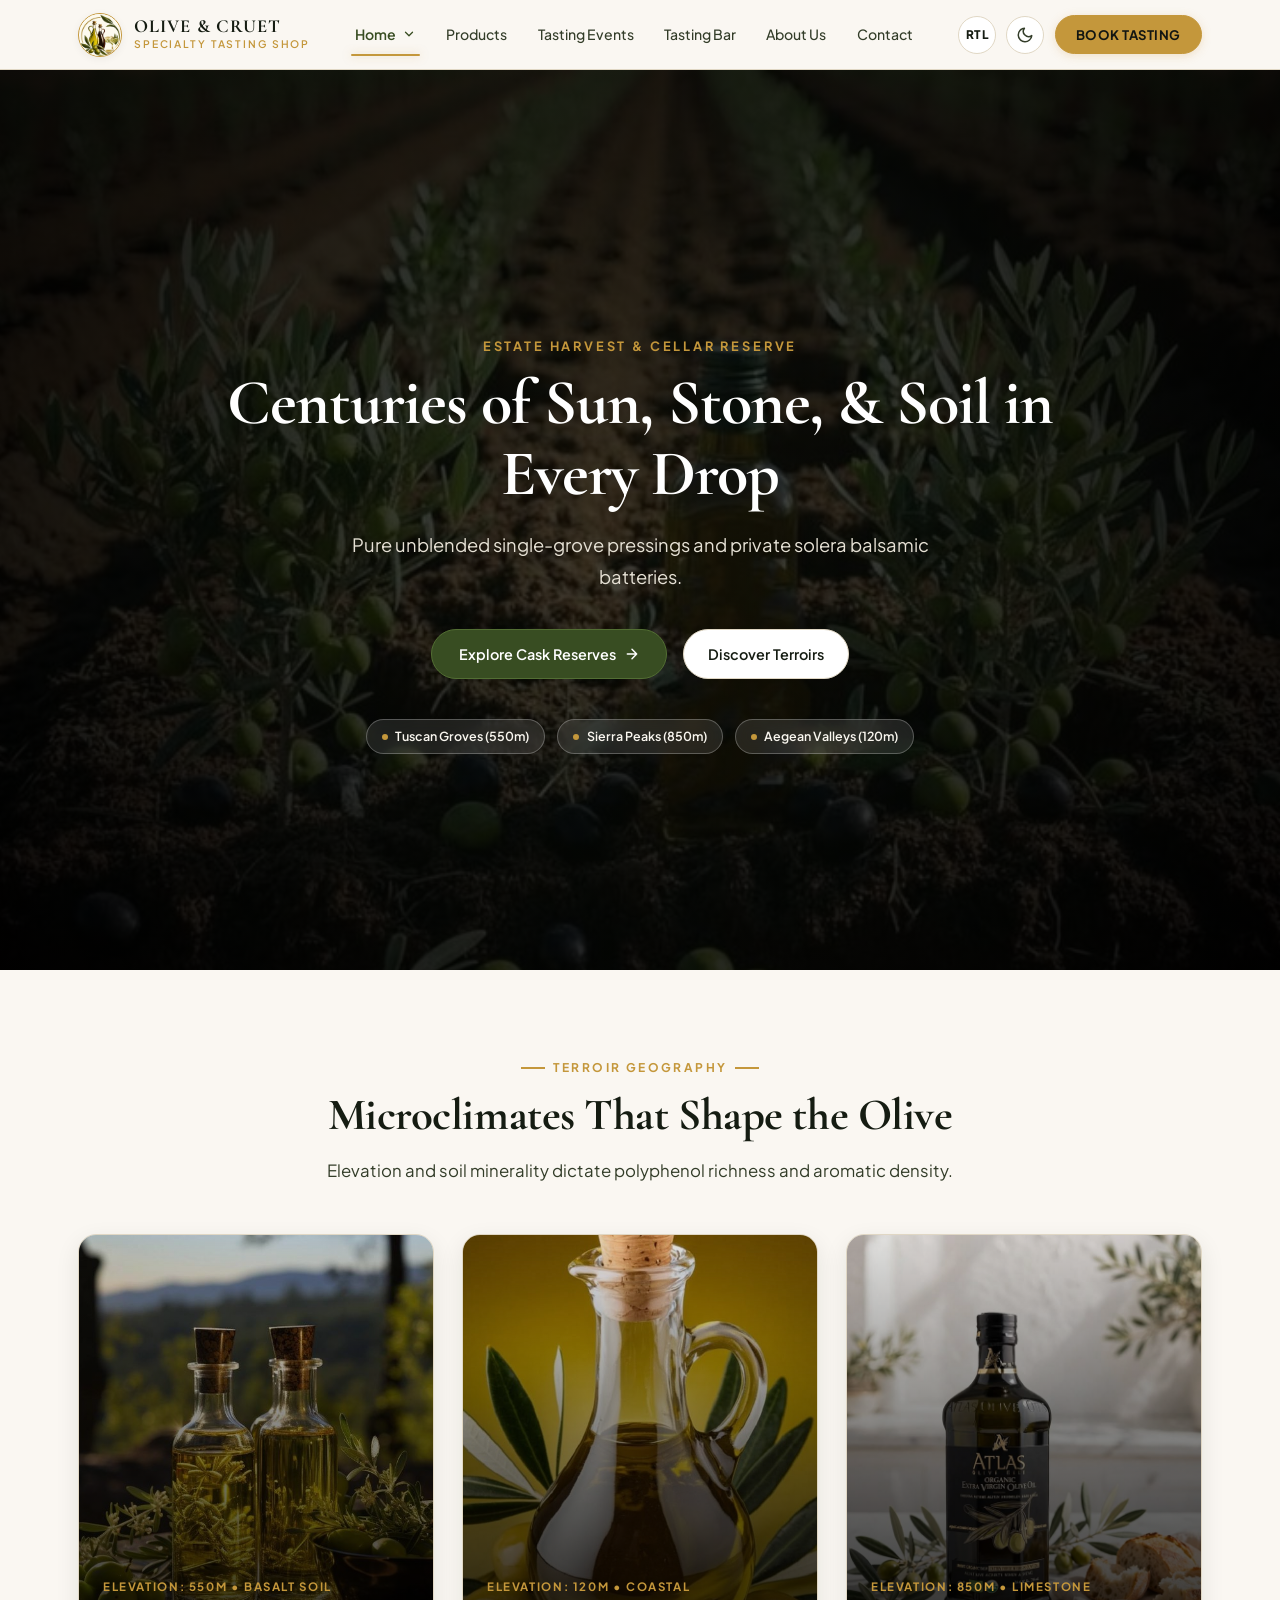
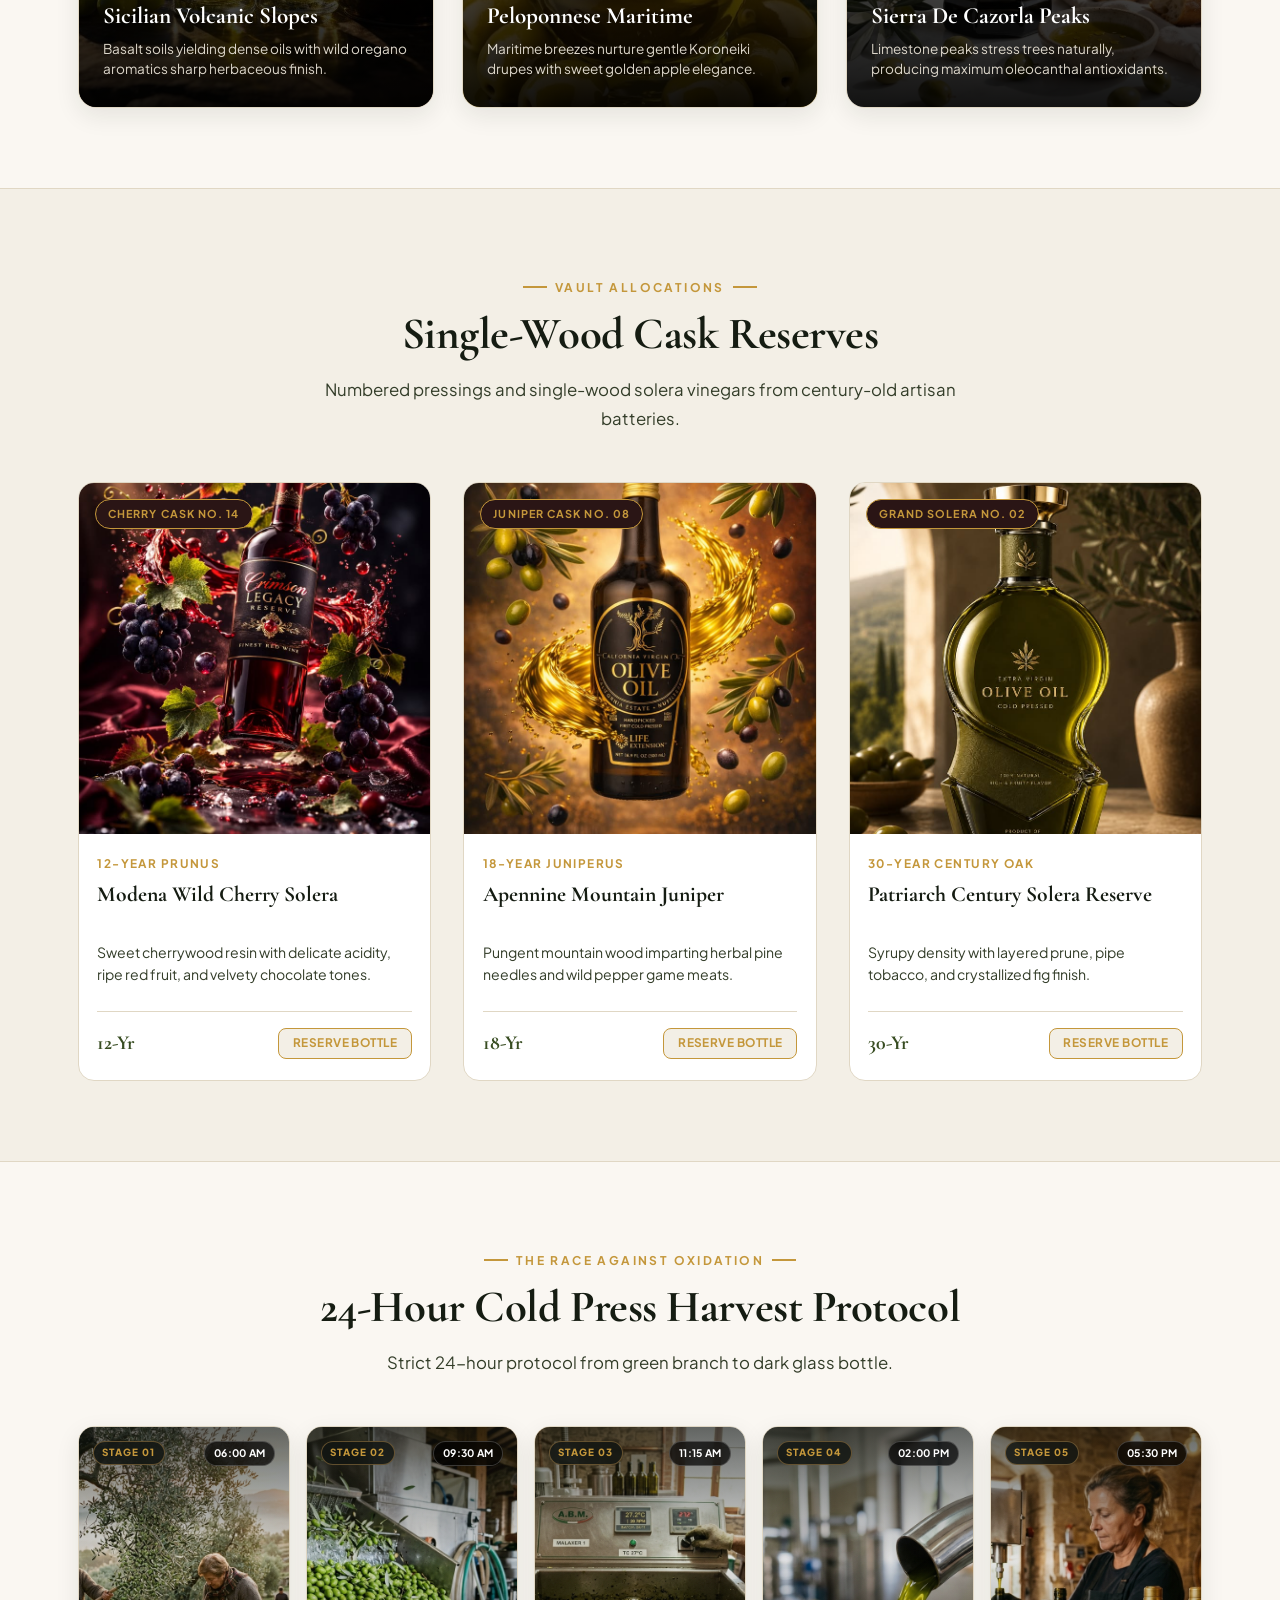
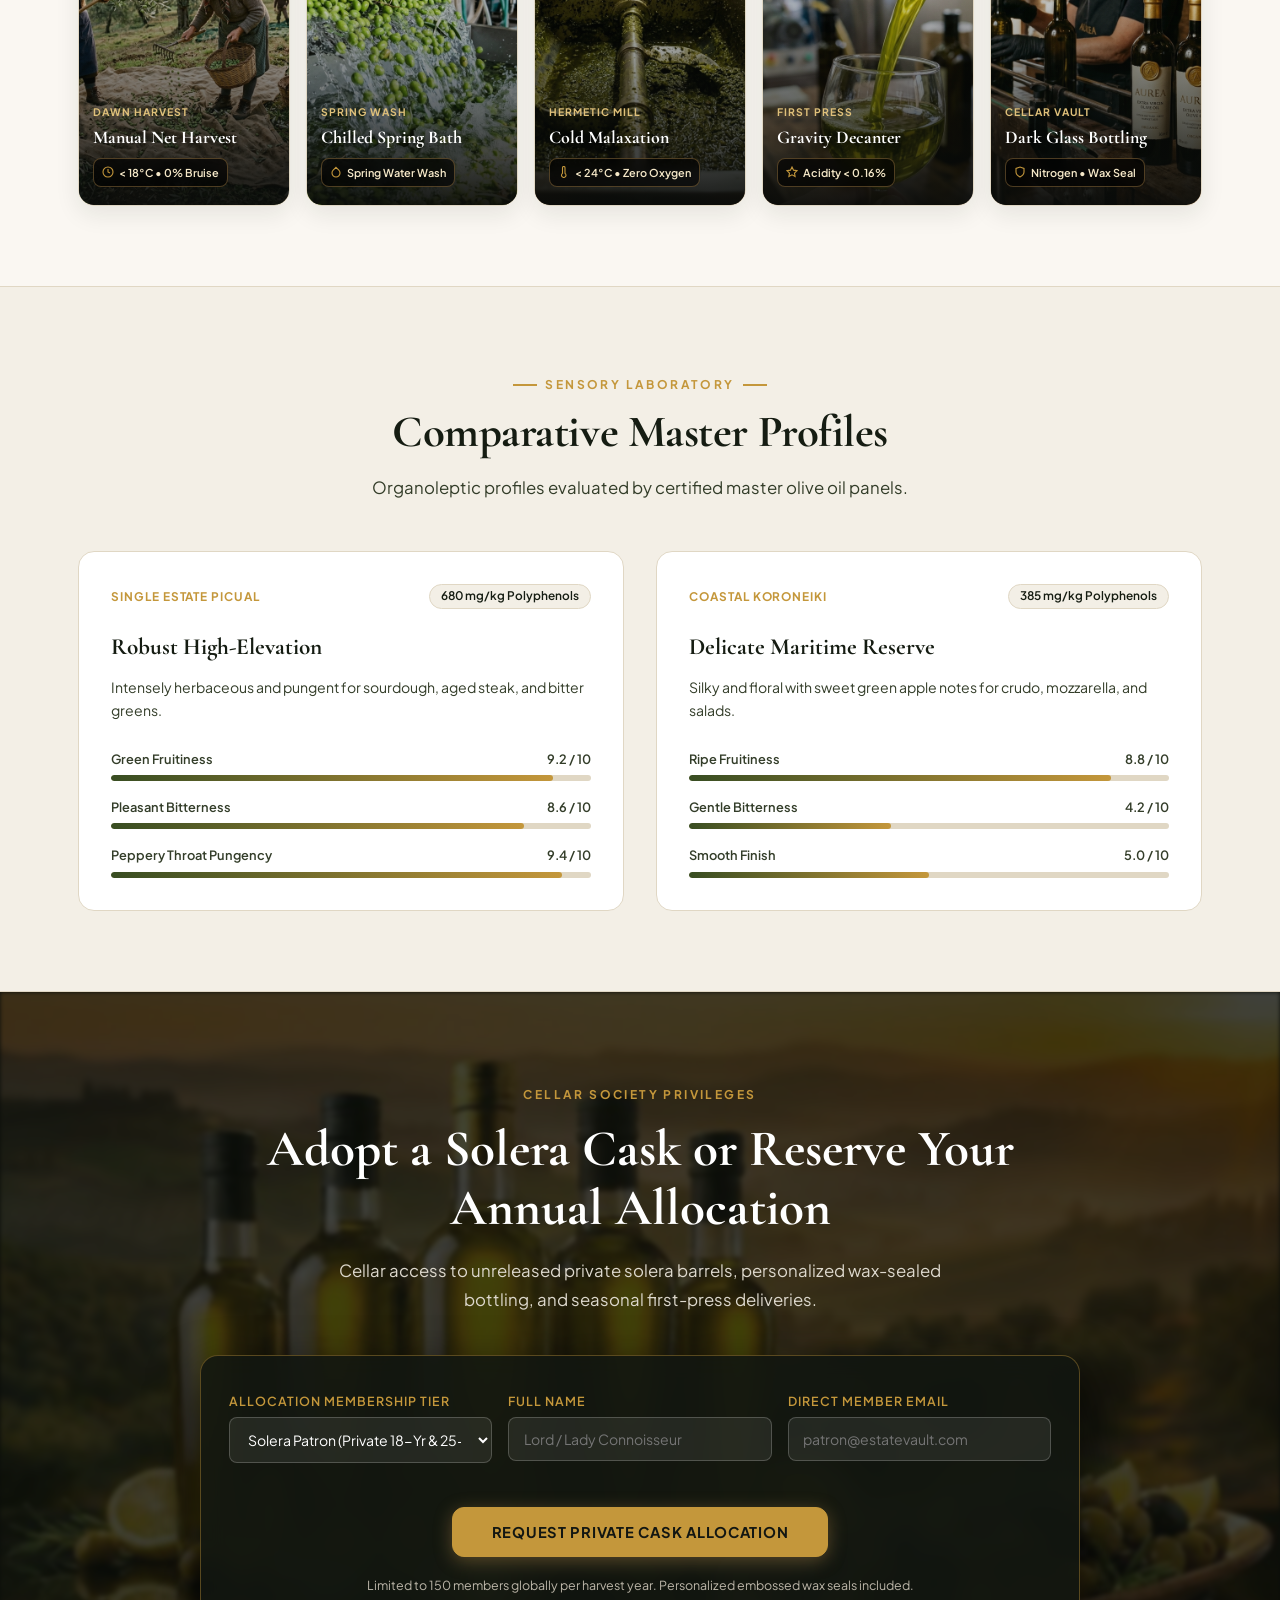
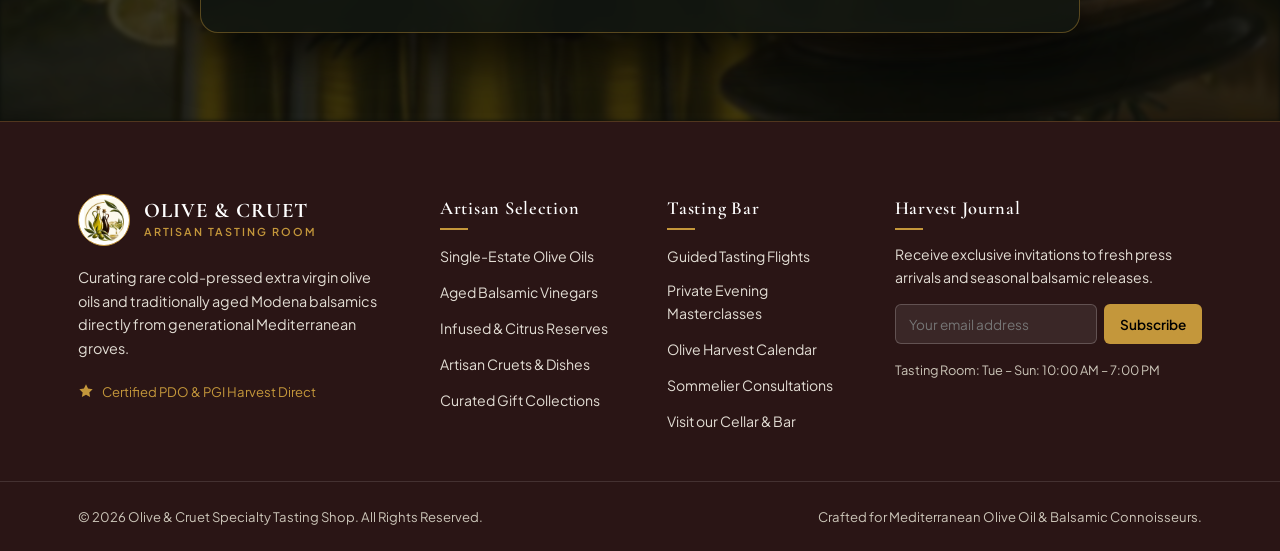
<file: home-2.html>
<!DOCTYPE html>
<html lang="en" dir="ltr">

<head>
  <meta charset="UTF-8">
  <meta name="viewport" content="width=device-width, initial-scale=1.0">
  <title>Estate Harvest &amp; Master Cellar | Olive &amp; Cruet</title>
  <meta name="description"
    content="Explore single-estate grove harvests, sub-27°C cold extraction, and rare private solera cask vinegar allocations at Olive &amp; Cruet.">
  <link rel="icon" type="image/png" href="assets/images/icons/logo.png">

  <!-- Core & Responsive Stylesheets (No Inline Styles) -->
  <link rel="stylesheet" href="assets/css/style.css">
  <link rel="stylesheet" href="assets/css/responsive.css">
</head>

<body>

  <!-- ======================================================================
       BRANDED PAGE LOADER
       ====================================================================== -->
  <div id="page-loader" aria-hidden="true">
    <div class="loader-emblem">
      <div class="loader-emblem-inner">
        <img src="assets/images/icons/logo.png" alt="Olive &amp; Cruet Crest">
      </div>
    </div>
    <div class="loader-text">Olive &amp; Cruet</div>
    <div class="loader-progress-bar">
      <div class="loader-progress-fill"></div>
    </div>
  </div>

  <!-- ======================================================================
       FIXED COMPACT HEADER (Single-Line Desktop, Never Scrolls Away)
       ====================================================================== -->
  <header class="site-header" id="site-header">
    <div class="container-custom header-inner">

      <!-- Brand Logo & Identity -->
      <a href="index.html" class="brand-link" aria-label="Olive and Cruet Home">
        <div class="brand-crest">
          <img src="assets/images/icons/logo.png" alt="Olive &amp; Cruet Artisans Logo">
        </div>
        <div class="brand-text">
          <span class="brand-title">Olive &amp; Cruet</span>
          <span class="brand-subtitle">Specialty Tasting Shop</span>
        </div>
      </a>

      <!-- Primary Desktop Navigation (Exactly 6 Nav Items) -->
      <nav class="desktop-nav" aria-label="Primary Navigation">
        <ul class="nav-menu">

          <!-- 1. Home (Click-Only Dropdown) -->
          <li class="nav-item active">
            <button type="button" class="nav-link active" id="home-dropdown-toggle" aria-haspopup="true"
              aria-expanded="false">
              <span>Home</span>
              <svg class="nav-chevron" viewBox="0 0 24 24" fill="none" aria-hidden="true">
                <path d="M6 9l6 6 6-6" stroke-linecap="round" stroke-linejoin="round" />
              </svg>
            </button>
            <div class="home-dropdown" id="home-dropdown-menu" role="menu">
              <a href="index.html" class="home-dropdown-item" role="menuitem">Home 1 — Tasting Bar</a>
              <a href="home-2.html" class="home-dropdown-item active" role="menuitem">Home 2 — Estate Reserve</a>
            </div>
          </li>

          <!-- 2. Products -->
          <li class="nav-item">
            <a href="products.html" class="nav-link">Products</a>
          </li>

          <!-- 3. Tasting Events -->
          <li class="nav-item">
            <a href="events.html" class="nav-link">Tasting Events</a>
          </li>

          <!-- 4. Tasting Bar Experience -->
          <li class="nav-item">
            <a href="tasting-bar.html" class="nav-link">Tasting Bar</a>
          </li>

          <!-- 5. About Us -->
          <li class="nav-item">
            <a href="about.html" class="nav-link">About Us</a>
          </li>

          <!-- 6. Contact -->
          <li class="nav-item">
            <a href="contact.html" class="nav-link">Contact</a>
          </li>

        </ul>
      </nav>

      <!-- Action & Utility Controls Group -->
      <div class="header-actions">

        <!-- RTL / LTR Toggle -->
        <button type="button" class="util-btn rtl-toggle" aria-label="Switch Direction" title="Toggle RTL/LTR">
          <span class="rtl-text-indicator">RTL</span>
        </button>

        <!-- Dark Mode Toggle (#000000 Pitch Black) -->
        <button type="button" class="util-btn theme-toggle" aria-label="Toggle dark mode"
          title="Toggle Dark/Light Mode">
          <svg class="dark-icon" viewBox="0 0 24 24" aria-hidden="true">
            <circle cx="12" cy="12" r="5" stroke-linecap="round" />
            <path
              d="M12 1v2m0 18v2M4.22 4.22l1.42 1.42m12.72 12.72l1.42 1.42M1 12h2m18 0h2M4.22 19.78l1.42-1.42M18.36 5.64l1.42-1.42"
              stroke-linecap="round" />
          </svg>
          <svg class="light-icon" viewBox="0 0 24 24" aria-hidden="true">
            <path d="M21 12.79A9 9 0 1 1 11.21 3 7 7 0 0 0 21 12.79z" stroke-linecap="round" stroke-linejoin="round" />
          </svg>
        </button>

        <!-- Book Tasting Header CTA Button -->
        <a href="tasting-bar.html#reserve-stool" class="header-cta-btn">
          <span>Book Tasting</span>
        </a>

        <!-- Mobile Menu Toggle Button -->
        <button type="button" class="menu-toggle-btn" id="menu-toggle" aria-label="Open mobile menu"
          aria-expanded="false">
          <svg viewBox="0 0 24 24" fill="none" aria-hidden="true">
            <path d="M4 6h16M4 12h16M4 18h16" stroke-linecap="round" stroke-linejoin="round" />
          </svg>
        </button>

      </div>

    </div>
  </header>

  <!-- ======================================================================
       MOBILE OFF-CANVAS DRAWER
       ====================================================================== -->
  <div class="mobile-backdrop" id="mobile-backdrop" aria-hidden="true"></div>
  <aside class="mobile-drawer" id="mobile-drawer" aria-label="Mobile Navigation">

    <!-- Drawer Header -->
    <div class="drawer-header">
      <a href="index.html" class="drawer-brand">
        <div class="drawer-brand-crest">
          <img src="assets/images/icons/logo.png" alt="Olive &amp; Cruet Logo">
        </div>
        <div class="drawer-brand-text">
          <span class="drawer-brand-title">Olive &amp; Cruet</span>
          <span class="drawer-brand-sub">Specialty Tasting Shop</span>
        </div>
      </a>
      <button type="button" class="drawer-close-btn" id="drawer-close" aria-label="Close menu">
        <svg viewBox="0 0 24 24" fill="none" aria-hidden="true">
          <path d="M18 6L6 18M6 6l12 12" stroke-linecap="round" stroke-linejoin="round" />
        </svg>
      </button>
    </div>

    <!-- Drawer Controls Row (Dark Mode & RTL) -->
    <div class="drawer-controls">
      <div class="drawer-ctrl-item">
        <span>Dark Theme</span>
        <button type="button" class="util-btn theme-toggle" aria-label="Toggle dark mode">
          <svg class="dark-icon" viewBox="0 0 24 24">
            <circle cx="12" cy="12" r="5" />
            <path
              d="M12 1v2m0 18v2M4.22 4.22l1.42 1.42m12.72 12.72l1.42 1.42M1 12h2m18 0h2M4.22 19.78l1.42-1.42M18.36 5.64l1.42-1.42" />
          </svg>
          <svg class="light-icon" viewBox="0 0 24 24">
            <path d="M21 12.79A9 9 0 1 1 11.21 3 7 7 0 0 0 21 12.79z" />
          </svg>
        </button>
      </div>

      <div class="drawer-ctrl-item">
        <span>RTL / LTR</span>
        <button type="button" class="util-btn rtl-toggle" aria-label="Toggle direction">
          <span class="rtl-text-indicator">RTL</span>
        </button>
      </div>
    </div>

    <!-- Navigation Links -->
    <nav class="drawer-nav">
      <ul class="drawer-menu">

        <!-- Mobile Home Item with Accordion (Click only) -->
        <li>
          <button type="button" class="drawer-link drawer-accordion-btn active" id="mobile-home-accordion"
            aria-expanded="false">
            <span>Home</span>
            <svg viewBox="0 0 24 24" fill="none">
              <path d="M6 9l6 6 6-6" stroke-linecap="round" stroke-linejoin="round" />
            </svg>
          </button>
          <ul class="drawer-sublist" id="mobile-home-sub">
            <li><a href="index.html" class="drawer-sublink">Home 1 — Tasting Bar</a></li>
            <li><a href="home-2.html" class="drawer-sublink active">Home 2 — Estate Reserve</a></li>
          </ul>
        </li>

        <li><a href="products.html" class="drawer-link">Products</a></li>
        <li><a href="events.html" class="drawer-link">Tasting Events</a></li>
        <li><a href="tasting-bar.html" class="drawer-link">Tasting Bar</a></li>
        <li><a href="about.html" class="drawer-link">About Us</a></li>
        <li><a href="contact.html" class="drawer-link">Contact</a></li>

      </ul>
    </nav>

    <!-- Mobile Drawer Footer with CTA Button -->
    <div class="drawer-footer">
      <a href="tasting-bar.html#reserve-stool" class="drawer-cta-btn">
        <span>Book a Tasting Flight</span>
      </a>
    </div>

  </aside>

  <!-- ======================================================================
       MAIN CONTENT: EXACTLY 6 MAIN CONTENT SECTIONS (HOME 2)
       ====================================================================== -->
  <main id="main-content">

    <!-- --------------------------------------------------------------------
         SECTION 1 (HOME 2): FULL-BLEED PANORAMIC ESTATE HERO
         -------------------------------------------------------------------- -->
    <section class="hero-panorama" id="estate-panorama">
      <div class="hero-panorama-bg" aria-hidden="true"></div>
      <div class="hero-panorama-overlay" aria-hidden="true"></div>

      <div class="container-custom hero-panorama-content">

        <span class="hero-panorama-eyebrow">Estate Harvest &amp; Cellar Reserve</span>
        <h1 class="hero-panorama-title">
          Centuries of Sun, Stone, &amp; Soil in Every Drop
        </h1>
        <p class="hero-panorama-lead">
          Pure unblended single-grove pressings and private solera balsamic batteries.
        </p>

        <div class="hero-panorama-actions">
          <a href="#cask-reserves" class="btn-primary">
            <span>Explore Cask Reserves</span>
            <svg viewBox="0 0 24 24" width="16" height="16" fill="none" stroke="currentColor" stroke-width="2.2">
              <path d="M5 12h14M12 5l7 7-7 7" stroke-linecap="round" stroke-linejoin="round" />
            </svg>
          </a>
          <a href="#terroir-mosaic" class="btn-secondary">
            <span>Discover Terroirs</span>
          </a>
        </div>

        <div class="hero-panorama-terroir-pills">
          <div class="terroir-pill">
            <span class="dot"></span>
            <span>Tuscan Groves (550m)</span>
          </div>
          <div class="terroir-pill">
            <span class="dot"></span>
            <span>Sierra Peaks (850m)</span>
          </div>
          <div class="terroir-pill">
            <span class="dot"></span>
            <span>Aegean Valleys (120m)</span>
          </div>
        </div>
      </div>
    </section>

    <!-- --------------------------------------------------------------------
         SECTION 2 (HOME 2): TERROIR ELEVATION MAP MOSAIC
         -------------------------------------------------------------------- -->
    <section class="terroir-section section-padding" id="terroir-mosaic">
      <div class="container-custom">

        <div class="section-title-wrap">
          <span class="section-eyebrow">Terroir Geography</span>
          <h2 class="section-heading">Microclimates That Shape the Olive</h2>
          <p class="section-lead">
            Elevation and soil minerality dictate polyphenol richness and aromatic density.
          </p>
        </div>

        <div class="terroir-grid">

          <!-- Terroir 1: Sicily Mt. Etna -->
          <article class="terroir-card">
            <img src="assets/images/sections/p9.jpg" alt="Volcanic grove soils of Mount Etna in Sicily"
              class="terroir-card-bg">
            <div class="terroir-card-overlay"></div>
            <div class="terroir-card-content">
              <span class="terroir-altitude-badge">Elevation: 550m &bull; Basalt Soil</span>
              <h3 class="terroir-card-title">Sicilian Volcanic Slopes</h3>
              <p class="terroir-card-desc">
                Basalt soils yielding dense oils with wild oregano aromatics sharp herbaceous finish.
              </p>
            </div>
          </article>

          <!-- Terroir 2: Kalamata Seaside -->
          <article class="terroir-card">
            <img src="assets/images/sections/p10.jpg" alt="Seaside olive trees near Kalamata Greece"
              class="terroir-card-bg">
            <div class="terroir-card-overlay"></div>
            <div class="terroir-card-content">
              <span class="terroir-altitude-badge">Elevation: 120m &bull; Coastal</span>
              <h3 class="terroir-card-title">Peloponnese Maritime </h3>
              <p class="terroir-card-desc">
                Maritime breezes nurture gentle Koroneiki drupes with sweet golden apple elegance.
              </p>
            </div>
          </article>

          <!-- Terroir 3: Andalusia Sierra Peaks -->
          <article class="terroir-card">
            <img src="assets/images/sections/p11.jpg" alt="High altitude limestone mountain groves in Jaén Spain"
              class="terroir-card-bg">
            <div class="terroir-card-overlay"></div>
            <div class="terroir-card-content">
              <span class="terroir-altitude-badge">Elevation: 850m &bull; Limestone </span>
              <h3 class="terroir-card-title">Sierra De Cazorla Peaks</h3>
              <p class="terroir-card-desc">
                Limestone peaks stress trees naturally, producing maximum oleocanthal antioxidants.
              </p>
            </div>
          </article>

        </div>

      </div>
    </section>

    <!-- --------------------------------------------------------------------
         SECTION 3 (HOME 2): PRIVATE BARREL CASK RESERVE (Even Cards, Equal Height)
         -------------------------------------------------------------------- -->
    <section class="cask-section section-padding" id="cask-reserves">
      <div class="container-custom">

        <div class="section-title-wrap">
          <span class="section-eyebrow">Vault Allocations</span>
          <h2 class="section-heading">Single-Wood Cask Reserves</h2>
          <p class="section-lead">
            Numbered pressings and single-wood solera vinegars from century-old artisan batteries.
          </p>
        </div>

        <div class="cask-grid">

          <!-- Cask Card 1: Wild Cherrywood -->
          <article class="cask-card">
            <div class="cask-img-frame">
              <img src="assets/images/products/p12.jpg" alt="Wild Cherrywood Cask Aged Balsamic Vinegar">
              <span class="cask-seal-badge">Cherry Cask No. 14</span>
            </div>
            <div class="cask-card-body">
              <span class="cask-wood-label">12-Year Prunus </span>
              <h3 class="cask-title">Modena Wild Cherry Solera</h3>
              <p class="cask-notes">
                Sweet cherrywood resin with delicate acidity, ripe red fruit, and velvety chocolate tones.
              </p>
              <div class="cask-footer">
                <span class="cask-vintage-stat">12-Yr</span>
                <a href="tasting-bar.html#reserve-stool" class="reserve-taste-btn">Reserve Bottle</a>
              </div>
            </div>
          </article>

          <!-- Cask Card 2: Juniper Wood -->
          <article class="cask-card">
            <div class="cask-img-frame">
              <img src="assets/images/products/p13.jpg" alt="Ancient Juniper Cask Aged Balsamic Reserve">
              <span class="cask-seal-badge">Juniper Cask No. 08</span>
            </div>
            <div class="cask-card-body">
              <span class="cask-wood-label">18-Year Juniperus</span>
              <h3 class="cask-title">Apennine Mountain Juniper</h3>
              <p class="cask-notes">
                Pungent mountain wood imparting herbal pine needles and wild pepper game meats.
              </p>
              <div class="cask-footer">
                <span class="cask-vintage-stat">18-Yr</span>
                <a href="tasting-bar.html#reserve-stool" class="reserve-taste-btn">Reserve Bottle</a>
              </div>
            </div>
          </article>

          <!-- Cask Card 3: 30-Year Century Solera -->
          <article class="cask-card">
            <div class="cask-img-frame">
              <img src="assets/images/products/p14.jpg" alt="Century Solera 30-Year Reserve Extravecchio Vinegar">
              <span class="cask-seal-badge">Grand Solera No. 02</span>
            </div>
            <div class="cask-card-body">
              <span class="cask-wood-label">30-Year Century Oak</span>
              <h3 class="cask-title">Patriarch Century Solera Reserve</h3>
              <p class="cask-notes">
                Syrupy density with layered prune, pipe tobacco, and crystallized fig finish.
              </p>
              <div class="cask-footer">
                <span class="cask-vintage-stat">30-Yr</span>
                <a href="tasting-bar.html#reserve-stool" class="reserve-taste-btn">Reserve Bottle</a>
              </div>
            </div>
          </article>

        </div>

      </div>
    </section>

    <!-- --------------------------------------------------------------------
         SECTION 4 (HOME 2): 24-HOUR GROVE-TO-BOTTLE 5-STAGE HARVEST TIMELINE
         -------------------------------------------------------------------- -->
    <section class="timeline-section section-padding" id="grove-timeline">
      <div class="container-custom">

        <div class="section-title-wrap">
          <span class="section-eyebrow">The Race Against Oxidation</span>
          <h2 class="section-heading">24-Hour Cold Press Harvest Protocol</h2>
          <p class="section-lead">
            Strict 24-hour protocol from green branch to dark glass bottle.
          </p>
        </div>

        <!-- 5-Stage Visual Journey Grid (Full Image Cards with Text Overlay) -->
        <div class="timeline-journey-grid">

          <!-- Stage 1 -->
          <article class="timeline-stage-card">
            <img src="assets/images/sections/timeline_step1_harvest.jpg"
              alt="Artisans hand-harvesting green olives with canvas nets at dawn" class="timeline-card-bg-img"
              loading="lazy">
            <div class="timeline-card-overlay-shade" aria-hidden="true"></div>

            <div class="timeline-card-top-badges">
              <span class="timeline-step-chip">STAGE 01</span>
              <span class="timeline-time-chip">06:00 AM</span>
            </div>

            <div class="timeline-card-bottom-content">
              <span class="timeline-stage-eyebrow">Dawn Harvest</span>
              <h3 class="timeline-item-title">Manual Net Harvest</h3>
              <div class="timeline-metric-pill">
                <svg viewBox="0 0 24 24" width="12" height="12" fill="none" stroke="currentColor" stroke-width="2.2"
                  aria-hidden="true">
                  <circle cx="12" cy="12" r="10" />
                  <polyline points="12 6 12 12 16 14" />
                </svg>
                <span>&lt; 18°C &bull; 0% Bruise</span>
              </div>
            </div>
          </article>

          <!-- Stage 2 -->
          <article class="timeline-stage-card">
            <img src="assets/images/sections/timeline_step2_wash.jpg"
              alt="Clean spring water washing freshly gathered green olives" class="timeline-card-bg-img"
              loading="lazy">
            <div class="timeline-card-overlay-shade" aria-hidden="true"></div>

            <div class="timeline-card-top-badges">
              <span class="timeline-step-chip">STAGE 02</span>
              <span class="timeline-time-chip">09:30 AM</span>
            </div>

            <div class="timeline-card-bottom-content">
              <span class="timeline-stage-eyebrow">Spring Wash</span>
              <h3 class="timeline-item-title">Chilled Spring Bath</h3>
              <div class="timeline-metric-pill">
                <svg viewBox="0 0 24 24" width="12" height="12" fill="none" stroke="currentColor" stroke-width="2.2"
                  aria-hidden="true">
                  <path d="M12 2.69l5.66 5.66a8 8 0 1 1-11.31 0z" />
                </svg>
                <span>Spring Water Wash</span>
              </div>
            </div>
          </article>

          <!-- Stage 3 -->
          <article class="timeline-stage-card">
            <img src="assets/images/sections/timeline_step3_malax.jpg"
              alt="Olive paste slowly churning in temperature-controlled malaxer" class="timeline-card-bg-img"
              loading="lazy">
            <div class="timeline-card-overlay-shade" aria-hidden="true"></div>

            <div class="timeline-card-top-badges">
              <span class="timeline-step-chip">STAGE 03</span>
              <span class="timeline-time-chip">11:15 AM</span>
            </div>

            <div class="timeline-card-bottom-content">
              <span class="timeline-stage-eyebrow">Hermetic Mill</span>
              <h3 class="timeline-item-title">Cold Malaxation</h3>
              <div class="timeline-metric-pill">
                <svg viewBox="0 0 24 24" width="12" height="12" fill="none" stroke="currentColor" stroke-width="2.2"
                  aria-hidden="true">
                  <path d="M14 14.76V3.5a2.5 2.5 0 0 0-5 0v11.26a4.5 4.5 0 1 0 5 0z" />
                </svg>
                <span>&lt; 24°C &bull; Zero Oxygen</span>
              </div>
            </div>
          </article>

          <!-- Stage 4 -->
          <article class="timeline-stage-card">
            <img src="assets/images/sections/timeline_step4_separation.jpg"
              alt="Glowing emerald cold-pressed extra virgin olive oil pouring from centrifuge"
              class="timeline-card-bg-img" loading="lazy">
            <div class="timeline-card-overlay-shade" aria-hidden="true"></div>

            <div class="timeline-card-top-badges">
              <span class="timeline-step-chip">STAGE 04</span>
              <span class="timeline-time-chip">02:00 PM</span>
            </div>

            <div class="timeline-card-bottom-content">
              <span class="timeline-stage-eyebrow">First Press</span>
              <h3 class="timeline-item-title">Gravity Decanter</h3>
              <div class="timeline-metric-pill">
                <svg viewBox="0 0 24 24" width="12" height="12" fill="none" stroke="currentColor" stroke-width="2.2"
                  aria-hidden="true">
                  <polygon
                    points="12 2 15.09 8.26 22 9.27 17 14.14 18.18 21.02 12 17.77 5.82 21.02 7 14.14 2 9.27 8.91 8.26 12 2" />
                </svg>
                <span>Acidity &lt; 0.16%</span>
              </div>
            </div>
          </article>

          <!-- Stage 5 -->
          <article class="timeline-stage-card">
            <img src="assets/images/sections/timeline_step5_bottling.jpg"
              alt="Hand-bottling olive oil under nitrogen seal with gold wax dipping" class="timeline-card-bg-img"
              loading="lazy">
            <div class="timeline-card-overlay-shade" aria-hidden="true"></div>

            <div class="timeline-card-top-badges">
              <span class="timeline-step-chip">STAGE 05</span>
              <span class="timeline-time-chip">05:30 PM</span>
            </div>

            <div class="timeline-card-bottom-content">
              <span class="timeline-stage-eyebrow">Cellar Vault</span>
              <h3 class="timeline-item-title">Dark Glass Bottling</h3>
              <div class="timeline-metric-pill">
                <svg viewBox="0 0 24 24" width="12" height="12" fill="none" stroke="currentColor" stroke-width="2.2"
                  aria-hidden="true">
                  <path d="M12 22s8-4 8-10V5l-8-3-8 3v7c0 6 8 10 8 10z" />
                </svg>
                <span>Nitrogen &bull; Wax Seal</span>
              </div>
            </div>
          </article>

        </div>


      </div>
    </section>

    <!-- --------------------------------------------------------------------
         SECTION 5 (HOME 2): MASTER BLENDER SENSORY RADAR
         -------------------------------------------------------------------- -->
    <section class="sensory-section section-padding" id="sensory-radar">
      <div class="container-custom">

        <div class="section-title-wrap">
          <span class="section-eyebrow">Sensory Laboratory</span>
          <h2 class="section-heading">Comparative Master Profiles</h2>
          <p class="section-lead">
            Organoleptic profiles evaluated by certified master olive oil panels.
          </p>
        </div>

        <div class="sensory-grid">

          <!-- Profile 1: Robust Early Harvest -->
          <article class="sensory-card">
            <div class="sensory-card-header">
              <span class="sensory-varietal-pill">Single Estate Picual</span>
              <span class="sensory-polyphenol-badge">680 mg/kg Polyphenols</span>
            </div>
            <h3 class="sensory-title">Robust High-Elevation </h3>
            <p class="sensory-desc">
              Intensely herbaceous and pungent for sourdough, aged steak, and bitter greens.
            </p>

            <div class="sensory-meters-group">
              <div class="meter-row">
                <div class="meter-label-row">
                  <span>Green Fruitiness</span>
                  <span>9.2 / 10</span>
                </div>
                <div class="meter-track">
                  <div class="meter-fill" style="width: 92%;"></div>
                </div>
              </div>

              <div class="meter-row">
                <div class="meter-label-row">
                  <span>Pleasant Bitterness</span>
                  <span>8.6 / 10</span>
                </div>
                <div class="meter-track">
                  <div class="meter-fill" style="width: 86%;"></div>
                </div>
              </div>

              <div class="meter-row">
                <div class="meter-label-row">
                  <span>Peppery Throat Pungency</span>
                  <span>9.4 / 10</span>
                </div>
                <div class="meter-track">
                  <div class="meter-fill" style="width: 94%;"></div>
                </div>
              </div>
            </div>
          </article>

          <!-- Profile 2: Delicate Maritime Harvest -->
          <article class="sensory-card">
            <div class="sensory-card-header">
              <span class="sensory-varietal-pill">Coastal Koroneiki</span>
              <span class="sensory-polyphenol-badge">385 mg/kg Polyphenols</span>
            </div>
            <h3 class="sensory-title">Delicate Maritime Reserve</h3>
            <p class="sensory-desc">
              Silky and floral with sweet green apple notes for crudo, mozzarella, and salads.
            </p>

            <div class="sensory-meters-group">
              <div class="meter-row">
                <div class="meter-label-row">
                  <span>Ripe Fruitiness</span>
                  <span>8.8 / 10</span>
                </div>
                <div class="meter-track">
                  <div class="meter-fill" style="width: 88%;"></div>
                </div>
              </div>

              <div class="meter-row">
                <div class="meter-label-row">
                  <span>Gentle Bitterness</span>
                  <span>4.2 / 10</span>
                </div>
                <div class="meter-track">
                  <div class="meter-fill" style="width: 42%;"></div>
                </div>
              </div>

              <div class="meter-row">
                <div class="meter-label-row">
                  <span>Smooth Finish</span>
                  <span>5.0 / 10</span>
                </div>
                <div class="meter-track">
                  <div class="meter-fill" style="width: 50%;"></div>
                </div>
              </div>
            </div>
          </article>

        </div>

      </div>
    </section>

    <!-- --------------------------------------------------------------------
         SECTION 6 (HOME 2): PRIVATE CASK ALLOCATION CTA (Mandatory CTA)
         -------------------------------------------------------------------- -->
    <section class="cask-cta-section" id="cask-allocation">
      <div class="cask-cta-bg-overlay" aria-hidden="true"></div>

      <div class="container-custom">
        <div class="cask-cta-container">

          <span class="cask-cta-badge">Cellar Society Privileges</span>
          <h2 class="cask-cta-title">Adopt a Solera Cask or Reserve Your Annual Allocation</h2>
          <p class="cask-cta-lead">
            Cellar access to unreleased private solera barrels, personalized wax-sealed bottling, and seasonal
            first-press deliveries.
          </p>

          <div class="cask-cta-box">
            <form
              onsubmit="event.preventDefault(); alert('Cellar Cask Allocation Request Received! Our Cellar Master will contact you with availability details.');">
              <div class="booking-form-grid">

                <div class="booking-field-group">
                  <label class="booking-label" for="cask-tier">Allocation Membership Tier</label>
                  <select id="cask-tier" class="booking-select" required>
                    <option value="grove">Grove Connoisseur (Seasonal 6-Bottle First Press)</option>
                    <option value="solera" selected>Solera Patron (Private 18-Yr &amp; 25-Yr Cask Access)</option>
                    <option value="founder">Founders Cask Society (Full 50L Barrel Adoption)</option>
                  </select>
                </div>

                <div class="booking-field-group">
                  <label class="booking-label" for="cask-name">Full Name</label>
                  <input type="text" id="cask-name" class="booking-input" placeholder="Lord / Lady Connoisseur"
                    required>
                </div>

                <div class="booking-field-group">
                  <label class="booking-label" for="cask-email">Direct Member Email</label>
                  <input type="email" id="cask-email" class="booking-input" placeholder="patron@estatevault.com"
                    required>
                </div>

              </div>

              <button type="submit" class="cta-reserve-btn">
                Request Private Cask Allocation
              </button>
            </form>

            <p class="cta-guarantee-note">
              Limited to 150 members globally per harvest year. Personalized embossed wax seals included.
            </p>
          </div>

        </div>
      </div>
    </section>

  </main>

  <!-- ======================================================================
       SHARED FOOTER
       ====================================================================== -->
  <footer class="site-footer">
    <div class="footer-top">
      <div class="container-custom footer-grid">

        <!-- Brand Story -->
        <div class="footer-brand">
          <a href="index.html" class="footer-brand-logo">
            <div class="footer-crest">
              <img src="assets/images/icons/logo.png" alt="Olive &amp; Cruet Artisans">
            </div>
            <div>
              <div class="footer-brand-title">Olive &amp; Cruet</div>
              <div class="footer-brand-sub">Artisan Tasting Room</div>
            </div>
          </a>
          <p class="footer-desc">
            Curating rare cold-pressed extra virgin olive oils and traditionally aged Modena balsamics directly from
            generational Mediterranean groves.
          </p>
          <div class="footer-badge">
            <svg viewBox="0 0 24 24" width="16" height="16" fill="currentColor">
              <path d="M12 2l3.09 6.26L22 9.27l-5 4.87 1.18 6.88L12 17.77l-6.18 3.25L7 14.14 2 9.27l6.91-1.01L12 2z" />
            </svg>
            <span>Certified PDO &amp; PGI Harvest Direct</span>
          </div>
        </div>

        <!-- Quick Links -->
        <div>
          <h4 class="footer-col-title">Artisan Selection</h4>
          <ul class="footer-links">
            <li><a href="products.html">Single-Estate Olive Oils</a></li>
            <li><a href="products.html">Aged Balsamic Vinegars</a></li>
            <li><a href="products.html">Infused &amp; Citrus Reserves</a></li>
            <li><a href="products.html">Artisan Cruets &amp; Dishes</a></li>
            <li><a href="products.html">Curated Gift Collections</a></li>
          </ul>
        </div>

        <!-- Tasting Bar & Hours -->
        <div>
          <h4 class="footer-col-title">Tasting Bar</h4>
          <ul class="footer-links">
            <li><a href="tasting-bar.html">Guided Tasting Flights</a></li>
            <li><a href="events.html">Private Evening Masterclasses</a></li>
            <li><a href="about.html">Olive Harvest Calendar</a></li>
            <li><a href="contact.html">Sommelier Consultations</a></li>
            <li><a href="contact.html">Visit our Cellar &amp; Bar</a></li>
          </ul>
        </div>

        <!-- Newsletter & Hours -->
        <div class="footer-newsletter">
          <h4 class="footer-col-title">Harvest Journal</h4>
          <p>Receive exclusive invitations to fresh press arrivals and seasonal balsamic releases.</p>
          <form class="newsletter-form"
            onsubmit="event.preventDefault(); alert('Thank you for subscribing to our Harvest Journal!');">
            <input type="email" class="newsletter-input" placeholder="Your email address" required
              aria-label="Email Address">
            <button type="submit" class="newsletter-btn">Subscribe</button>
          </form>
          <p style="margin-top: 1rem; font-size: 0.8rem; color: #CBC5B8;">
            Tasting Room: Tue – Sun: 10:00 AM – 7:00 PM
          </p>
        </div>

      </div>
    </div>

    <!-- Bottom Bar -->
    <div class="footer-bottom">
      <div class="container-custom footer-bottom-inner">
        <p class="footer-copy">
          &copy; 2026 Olive &amp; Cruet Specialty Tasting Shop. All Rights Reserved.
        </p>
        <p class="footer-copy">
          Crafted for Mediterranean Olive Oil &amp; Balsamic Connoisseurs.
        </p>
      </div>
    </div>
  </footer>

  <!-- ======================================================================
       SCROLL TO TOP FLOATING BUTTON
       ====================================================================== -->
  <button type="button" id="scroll-top" aria-label="Scroll back to top">
    <svg viewBox="0 0 24 24" fill="none">
      <path d="M18 15l-6-6-6 6" stroke-linecap="round" stroke-linejoin="round" />
    </svg>
  </button>

  <!-- ======================================================================
       LOGIN & REGISTRATION MODAL
       ====================================================================== -->
  <div class="modal-overlay" id="login-modal" aria-hidden="true" role="dialog" aria-modal="true">
    <div class="modal-card">
      <button type="button" class="modal-close-btn" id="modal-close-btn" aria-label="Close dialog">
        <svg viewBox="0 0 24 24" fill="none" width="18" height="18" stroke="currentColor" stroke-width="2.2">
          <path d="M18 6L6 18M6 6l12 12" stroke-linecap="round" stroke-linejoin="round" />
        </svg>
      </button>

      <div class="modal-header">
        <div class="modal-logo">
          <img src="assets/images/icons/logo.png" alt="Olive &amp; Cruet Logo">
        </div>
        <h3 class="modal-title">Connoisseur Club</h3>
        <p class="modal-subtitle">Sign in to book private tastings and access member reserves</p>
      </div>

      <form class="modal-form">
        <div class="form-group">
          <label class="form-label" for="login-email">Email Address</label>
          <input type="email" id="login-email" class="form-input" placeholder="connoisseur@oliveandcruet.com" required>
        </div>
        <div class="form-group">
          <label class="form-label" for="login-password">Password</label>
          <input type="password" id="login-password" class="form-input" placeholder="••••••••" required>
        </div>
        <button type="submit" class="modal-submit-btn">Sign In to Account</button>
      </form>

      <div class="modal-switch">
        Don't have an account? <a href="#"
          onclick="event.preventDefault(); alert('Registration portal opened. You can now create your member profile.');">Register
          here</a>
      </div>
    </div>
  </div>

  <!-- Shared Javascript (No inline scripts) -->
  <script src="assets/js/main.js"></script>
</body>

</html>
</file>
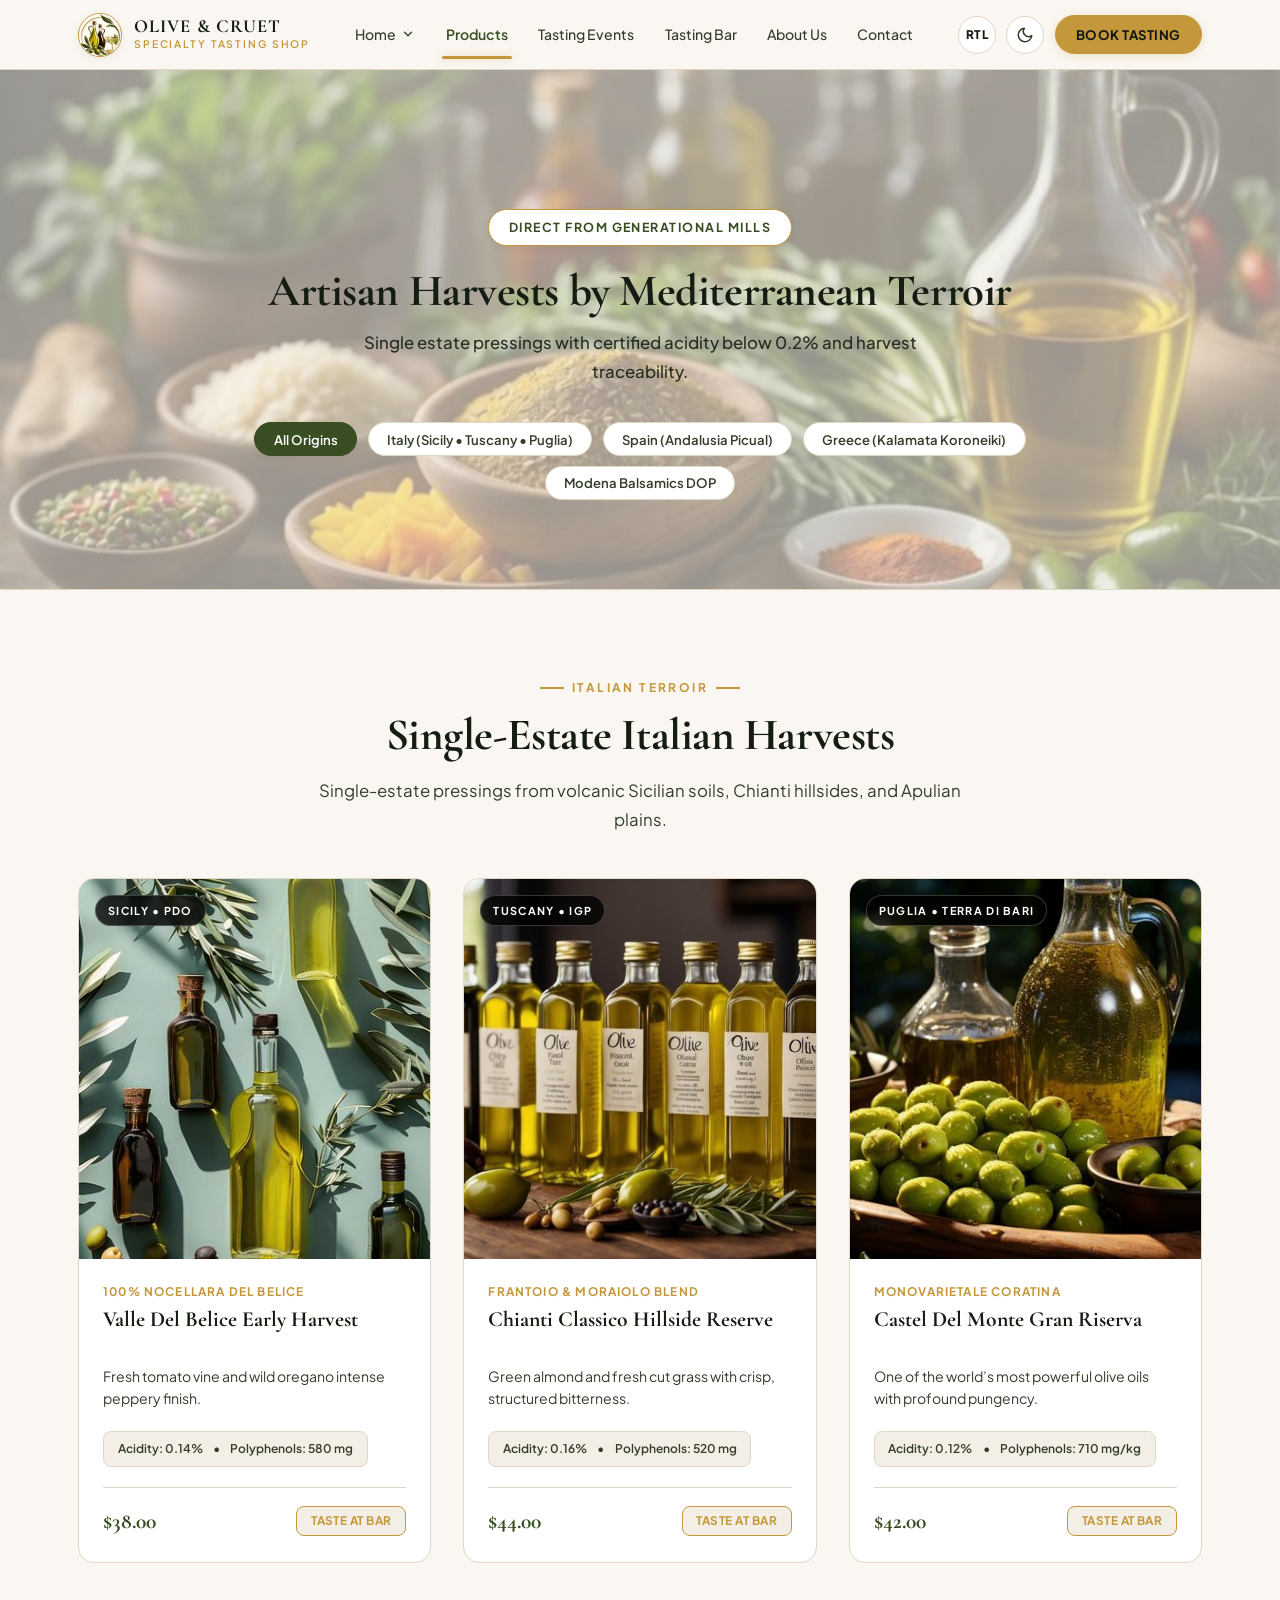
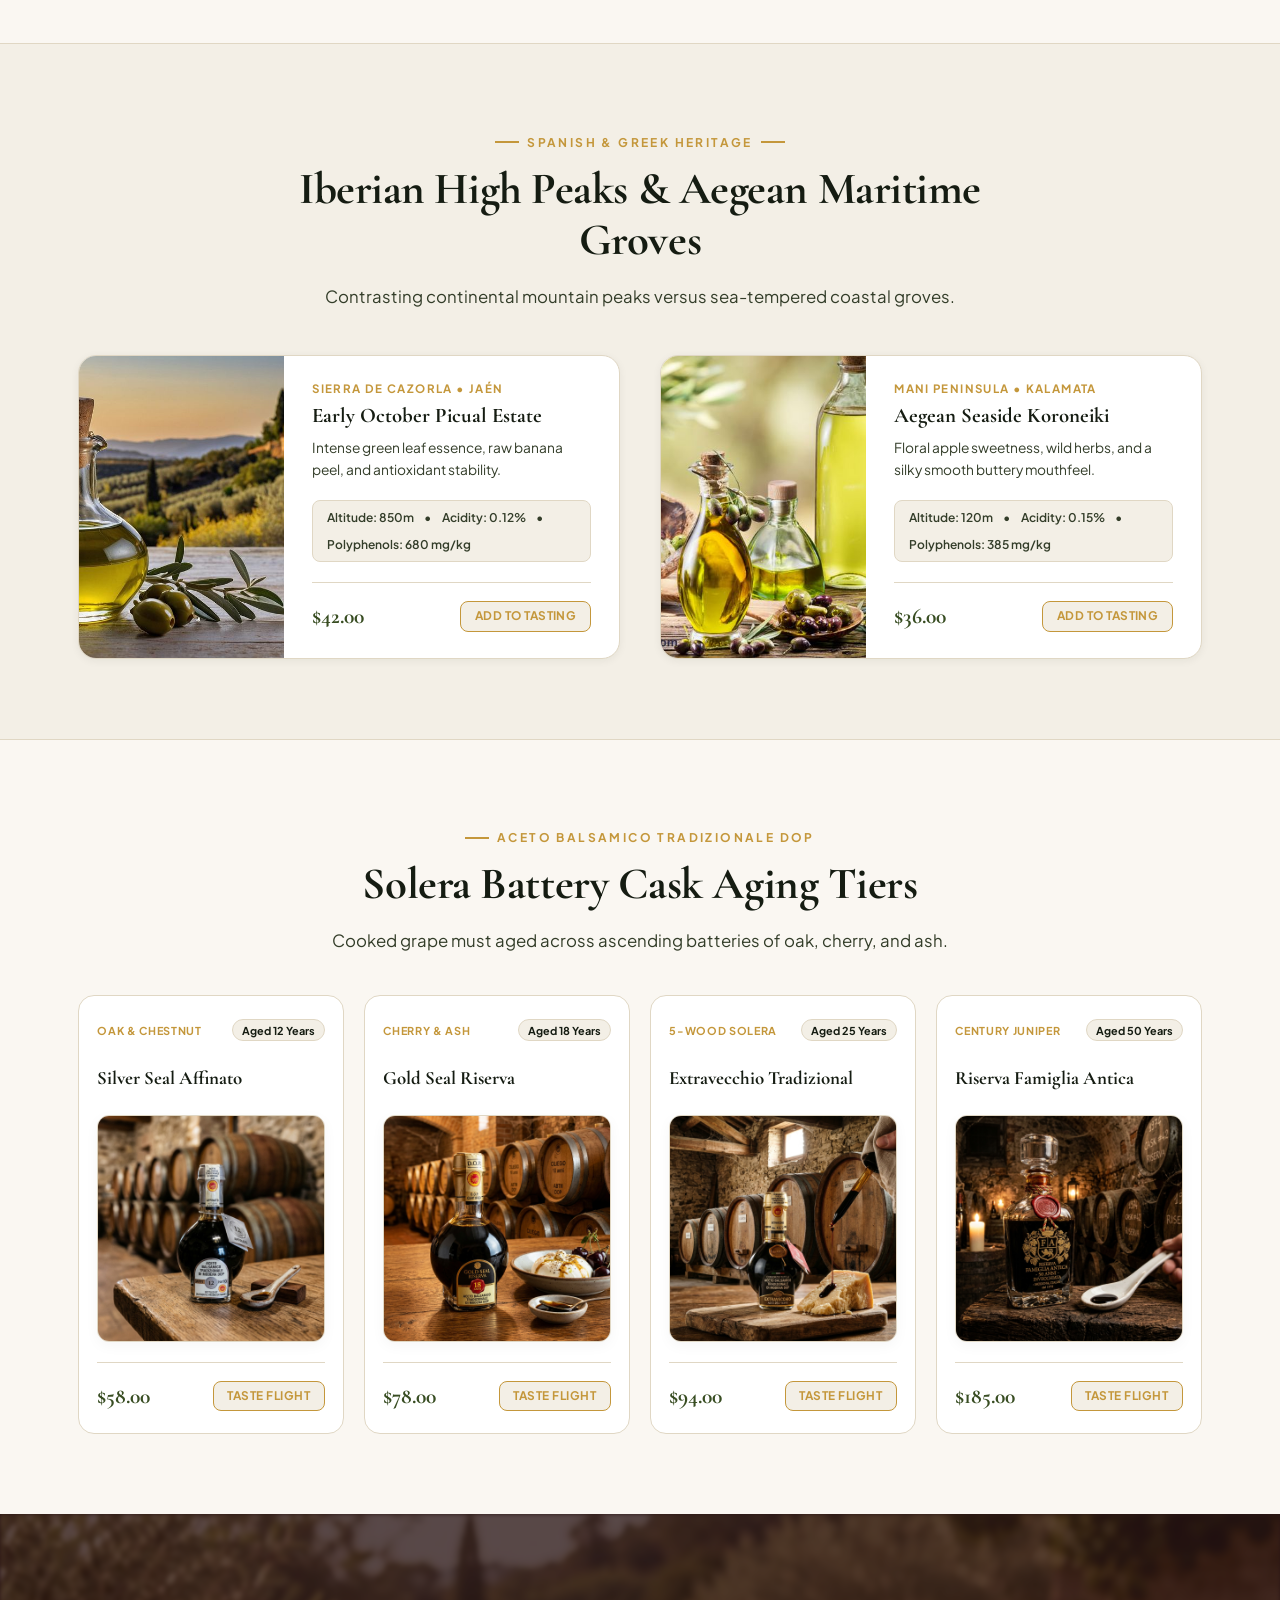
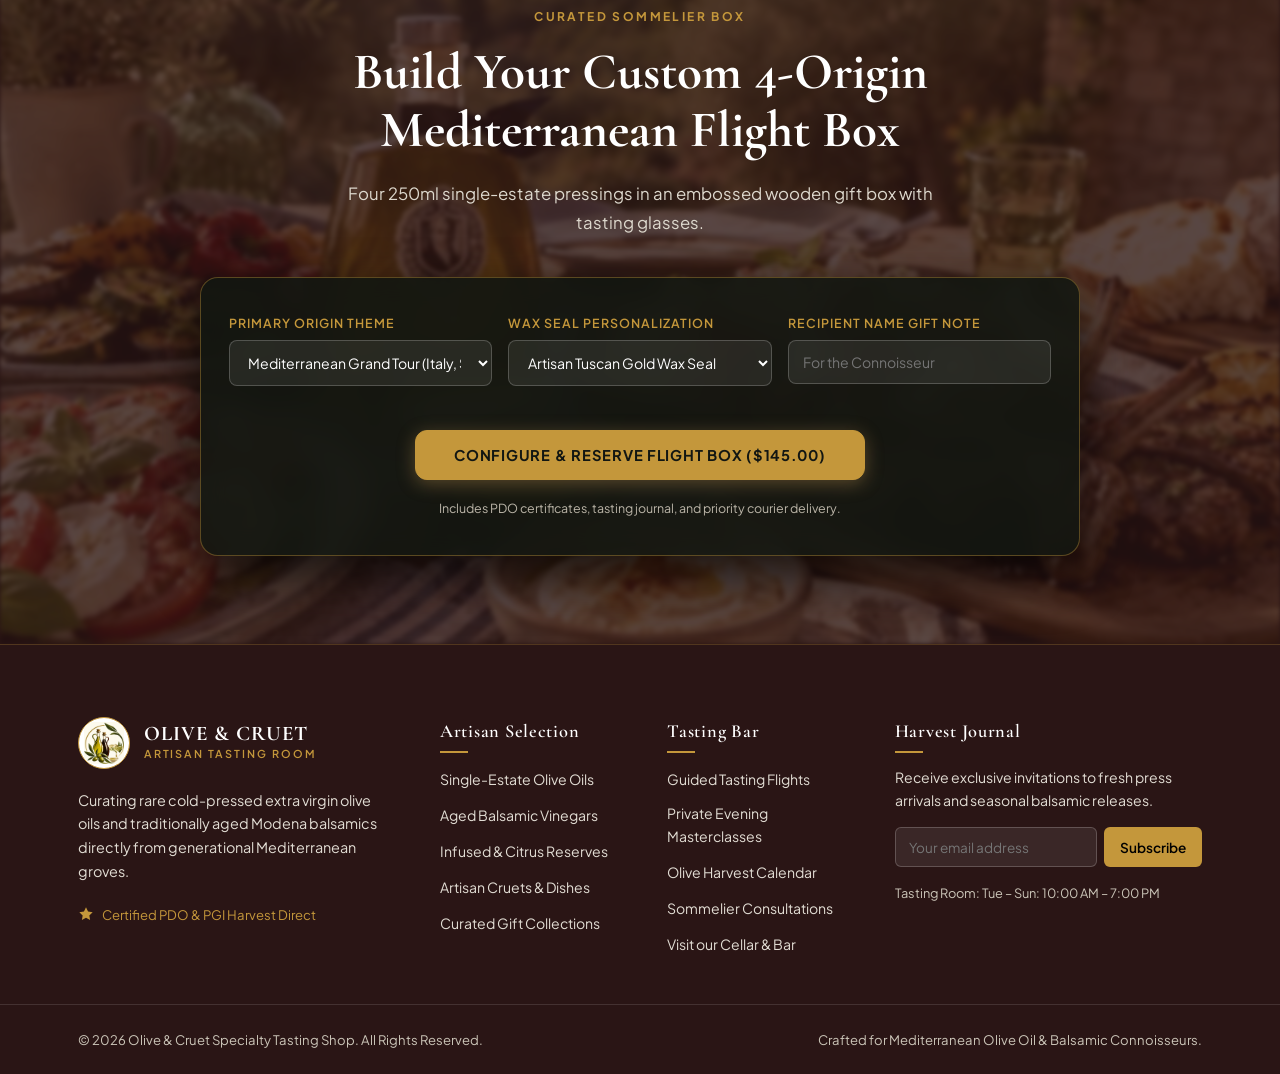
<file: products.html>
<!DOCTYPE html>
<html lang="en" dir="ltr">

<head>
  <meta charset="UTF-8">
  <meta name="viewport" content="width=device-width, initial-scale=1.0">
  <title>Artisan Products by Origin | Olive &amp; Cruet</title>
  <meta name="description"
    content="Explore certified single-estate extra virgin olive oils and authentic traditional Modena balsamics categorized by Mediterranean grove terroir.">
  <link rel="icon" type="image/png" href="assets/images/icons/logo.png">

  <!-- Core & Responsive Stylesheets (No Inline Styles) -->
  <link rel="stylesheet" href="assets/css/style.css">
  <link rel="stylesheet" href="assets/css/responsive.css">
</head>

<body>

  <!-- ======================================================================
       BRANDED PAGE LOADER
       ====================================================================== -->
  <div id="page-loader" aria-hidden="true">
    <div class="loader-emblem">
      <div class="loader-emblem-inner">
        <img src="assets/images/icons/logo.png" alt="Olive &amp; Cruet Crest">
      </div>
    </div>
    <div class="loader-text">Olive &amp; Cruet</div>
    <div class="loader-progress-bar">
      <div class="loader-progress-fill"></div>
    </div>
  </div>

  <!-- ======================================================================
       FIXED COMPACT HEADER (Single-Line Desktop, Never Scrolls Away)
       ====================================================================== -->
  <header class="site-header" id="site-header">
    <div class="container-custom header-inner">

      <!-- Brand Logo & Identity -->
      <a href="index.html" class="brand-link" aria-label="Olive and Cruet Home">
        <div class="brand-crest">
          <img src="assets/images/icons/logo.png" alt="Olive &amp; Cruet Artisans Logo">
        </div>
        <div class="brand-text">
          <span class="brand-title">Olive &amp; Cruet</span>
          <span class="brand-subtitle">Specialty Tasting Shop</span>
        </div>
      </a>

      <!-- Primary Desktop Navigation (Exactly 6 Nav Items) -->
      <nav class="desktop-nav" aria-label="Primary Navigation">
        <ul class="nav-menu">

          <!-- 1. Home (Click-Only Dropdown) -->
          <li class="nav-item">
            <button type="button" class="nav-link" id="home-dropdown-toggle" aria-haspopup="true" aria-expanded="false">
              <span>Home</span>
              <svg class="nav-chevron" viewBox="0 0 24 24" fill="none" aria-hidden="true">
                <path d="M6 9l6 6 6-6" stroke-linecap="round" stroke-linejoin="round" />
              </svg>
            </button>
            <div class="home-dropdown" id="home-dropdown-menu" role="menu">
              <a href="index.html" class="home-dropdown-item" role="menuitem">Home 1 — Tasting Bar</a>
              <a href="home-2.html" class="home-dropdown-item" role="menuitem">Home 2 — Estate Reserve</a>
            </div>
          </li>

          <!-- 2. Products (Active) -->
          <li class="nav-item active">
            <a href="products.html" class="nav-link active">Products</a>
          </li>

          <!-- 3. Tasting Events -->
          <li class="nav-item">
            <a href="events.html" class="nav-link">Tasting Events</a>
          </li>

          <!-- 4. Tasting Bar Experience -->
          <li class="nav-item">
            <a href="tasting-bar.html" class="nav-link">Tasting Bar</a>
          </li>

          <!-- 5. About Us -->
          <li class="nav-item">
            <a href="about.html" class="nav-link">About Us</a>
          </li>

          <!-- 6. Contact -->
          <li class="nav-item">
            <a href="contact.html" class="nav-link">Contact</a>
          </li>

        </ul>
      </nav>

      <!-- Action & Utility Controls Group -->
      <div class="header-actions">

        <!-- RTL / LTR Toggle -->
        <button type="button" class="util-btn rtl-toggle" aria-label="Switch Direction" title="Toggle RTL/LTR">
          <span class="rtl-text-indicator">RTL</span>
        </button>

        <!-- Dark Mode Toggle (#000000 Pitch Black) -->
        <button type="button" class="util-btn theme-toggle" aria-label="Toggle dark mode"
          title="Toggle Dark/Light Mode">
          <svg class="dark-icon" viewBox="0 0 24 24" aria-hidden="true">
            <circle cx="12" cy="12" r="5" stroke-linecap="round" />
            <path
              d="M12 1v2m0 18v2M4.22 4.22l1.42 1.42m12.72 12.72l1.42 1.42M1 12h2m18 0h2M4.22 19.78l1.42-1.42M18.36 5.64l1.42-1.42"
              stroke-linecap="round" />
          </svg>
          <svg class="light-icon" viewBox="0 0 24 24" aria-hidden="true">
            <path d="M21 12.79A9 9 0 1 1 11.21 3 7 7 0 0 0 21 12.79z" stroke-linecap="round" stroke-linejoin="round" />
          </svg>
        </button>

        <!-- Book Tasting Header CTA Button -->
        <a href="tasting-bar.html#reserve-stool" class="header-cta-btn">
          <span>Book Tasting</span>
        </a>

        <!-- Mobile Menu Toggle Button -->
        <button type="button" class="menu-toggle-btn" id="menu-toggle" aria-label="Open mobile menu"
          aria-expanded="false">
          <svg viewBox="0 0 24 24" fill="none" aria-hidden="true">
            <path d="M4 6h16M4 12h16M4 18h16" stroke-linecap="round" stroke-linejoin="round" />
          </svg>
        </button>

      </div>

    </div>
  </header>

  <!-- ======================================================================
       MOBILE OFF-CANVAS DRAWER
       ====================================================================== -->
  <div class="mobile-backdrop" id="mobile-backdrop" aria-hidden="true"></div>
  <aside class="mobile-drawer" id="mobile-drawer" aria-label="Mobile Navigation">

    <div class="drawer-header">
      <a href="index.html" class="drawer-brand">
        <div class="drawer-brand-crest">
          <img src="assets/images/icons/logo.png" alt="Olive &amp; Cruet Logo">
        </div>
        <div class="drawer-brand-text">
          <span class="drawer-brand-title">Olive &amp; Cruet</span>
          <span class="drawer-brand-sub">Specialty Tasting Shop</span>
        </div>
      </a>
      <button type="button" class="drawer-close-btn" id="drawer-close" aria-label="Close menu">
        <svg viewBox="0 0 24 24" fill="none" aria-hidden="true">
          <path d="M18 6L6 18M6 6l12 12" stroke-linecap="round" stroke-linejoin="round" />
        </svg>
      </button>
    </div>

    <div class="drawer-controls">
      <div class="drawer-ctrl-item">
        <span>Dark Theme</span>
        <button type="button" class="util-btn theme-toggle" aria-label="Toggle dark mode">
          <svg class="dark-icon" viewBox="0 0 24 24">
            <circle cx="12" cy="12" r="5" />
            <path
              d="M12 1v2m0 18v2M4.22 4.22l1.42 1.42m12.72 12.72l1.42 1.42M1 12h2m18 0h2M4.22 19.78l1.42-1.42M18.36 5.64l1.42-1.42" />
          </svg>
          <svg class="light-icon" viewBox="0 0 24 24">
            <path d="M21 12.79A9 9 0 1 1 11.21 3 7 7 0 0 0 21 12.79z" />
          </svg>
        </button>
      </div>

      <div class="drawer-ctrl-item">
        <span>RTL / LTR</span>
        <button type="button" class="util-btn rtl-toggle" aria-label="Toggle direction">
          <span class="rtl-text-indicator">RTL</span>
        </button>
      </div>
    </div>

    <nav class="drawer-nav">
      <ul class="drawer-menu">
        <li>
          <button type="button" class="drawer-link drawer-accordion-btn" id="mobile-home-accordion"
            aria-expanded="false">
            <span>Home</span>
            <svg viewBox="0 0 24 24" fill="none">
              <path d="M6 9l6 6 6-6" stroke-linecap="round" stroke-linejoin="round" />
            </svg>
          </button>
          <ul class="drawer-sublist" id="mobile-home-sub">
            <li><a href="index.html" class="drawer-sublink">Home 1 — Tasting Bar</a></li>
            <li><a href="home-2.html" class="drawer-sublink">Home 2 — Estate Reserve</a></li>
          </ul>
        </li>

        <li><a href="products.html" class="drawer-link active">Products</a></li>
        <li><a href="events.html" class="drawer-link">Tasting Events</a></li>
        <li><a href="tasting-bar.html" class="drawer-link">Tasting Bar</a></li>
        <li><a href="about.html" class="drawer-link">About Us</a></li>
        <li><a href="contact.html" class="drawer-link">Contact</a></li>
      </ul>
    </nav>

    <div class="drawer-footer">
      <a href="tasting-bar.html#reserve-stool" class="drawer-cta-btn">
        <span>Book a Tasting Flight</span>
      </a>
    </div>

  </aside>

  <!-- ======================================================================
       MAIN CONTENT: EXACTLY 5 MAIN CONTENT SECTIONS (INNER PAGE 01)
       ====================================================================== -->
  <main id="main-content">

    <!-- --------------------------------------------------------------------
         SECTION 1: ORIGIN HERO & TERROIR REGIONAL FILTER BAR
         -------------------------------------------------------------------- -->
    <section class="products-hero-section" id="origin-hero">
      <div class="products-hero-bg" aria-hidden="true"></div>

      <div class="container-custom products-hero-content">
        <span class="section-eyebrow">Direct From Generational Mills</span>
        <h1 class="section-heading" style="margin-bottom: 0.75rem;">
          Artisan Harvests by Mediterranean Terroir
        </h1>
        <p class="section-lead" style="margin: 0 auto;">
          Single estate pressings with certified acidity below 0.2% and harvest traceability.
        </p>

        <!-- Interactive Terroir Filter Bar -->
        <div class="filter-pills-bar">
          <button type="button" class="filter-pill active" onclick="location.href='#italian-estates'">All
            Origins</button>
          <button type="button" class="filter-pill" onclick="location.href='#italian-estates'">Italy (Sicily &bull;
            Tuscany &bull; Puglia)</button>
          <button type="button" class="filter-pill" onclick="location.href='#iberian-aegean'">Spain (Andalusia
            Picual)</button>
          <button type="button" class="filter-pill" onclick="location.href='#iberian-aegean'">Greece (Kalamata
            Koroneiki)</button>
          <button type="button" class="filter-pill" onclick="location.href='#modena-solera'">Modena Balsamics
            DOP</button>
        </div>
      </div>
    </section>

    <!-- --------------------------------------------------------------------
         SECTION 2: THE ITALIAN ESTATE COLLECTION (3 Balanced Equal-Height Cards)
         -------------------------------------------------------------------- -->
    <section class="italian-collection-section section-padding" id="italian-estates">
      <div class="container-custom">

        <div class="section-title-wrap">
          <span class="section-eyebrow">Italian Terroir</span>
          <h2 class="section-heading">Single-Estate Italian Harvests</h2>
          <p class="section-lead">
            Single-estate pressings from volcanic Sicilian soils, Chianti hillsides, and Apulian plains.
          </p>
        </div>

        <div class="origin-grid-3">

          <!-- Product 1: Sicily Nocellara -->
          <article class="product-estate-card">
            <div class="product-card-media">
              <img src="assets/images/products/p17.jpg" alt="Sicily Nocellara del Belice Extra Virgin Olive Oil">
              <span class="product-region-flag">Sicily &bull; PDO</span>
            </div>
            <div class="product-card-content">
              <span class="product-terroir-tag">100% Nocellara Del Belice</span>
              <h3 class="product-card-title">Valle Del Belice Early Harvest</h3>
              <p class="product-card-notes">
                Fresh tomato vine and wild oregano intense peppery finish.
              </p>
              <div class="product-metrics-row">
                <span>Acidity: 0.14%</span>
                <span>&bull;</span>
                <span>Polyphenols: 580 mg</span>
              </div>
              <div class="product-card-footer">
                <span class="product-price-tag">$38.00</span>
                <a href="tasting-bar.html#reserve-stool" class="reserve-taste-btn">Taste at Bar</a>
              </div>
            </div>
          </article>

          <!-- Product 2: Tuscany Frantoio -->
          <article class="product-estate-card">
            <div class="product-card-media">
              <img src="assets/images/products/p18.jpg" alt="Tuscan Hillside Frantoio Extra Virgin Olive Oil">
              <span class="product-region-flag">Tuscany &bull; IGP</span>
            </div>
            <div class="product-card-content">
              <span class="product-terroir-tag">Frantoio &amp; Moraiolo Blend</span>
              <h3 class="product-card-title">Chianti Classico Hillside Reserve</h3>
              <p class="product-card-notes">
                Green almond and fresh cut grass with crisp, structured bitterness.
              </p>
              <div class="product-metrics-row">
                <span>Acidity: 0.16%</span>
                <span>&bull;</span>
                <span>Polyphenols: 520 mg</span>
              </div>
              <div class="product-card-footer">
                <span class="product-price-tag">$44.00</span>
                <a href="tasting-bar.html#reserve-stool" class="reserve-taste-btn">Taste at Bar</a>
              </div>
            </div>
          </article>

          <!-- Product 3: Puglia Coratina -->
          <article class="product-estate-card">
            <div class="product-card-media">
              <img src="assets/images/products/p19.jpg" alt="Apulian Coratina High Polyphenol Olive Oil">
              <span class="product-region-flag">Puglia &bull; Terra Di Bari</span>
            </div>
            <div class="product-card-content">
              <span class="product-terroir-tag">Monovarietale Coratina</span>
              <h3 class="product-card-title">Castel Del Monte Gran Riserva</h3>
              <p class="product-card-notes">
                One of the world’s most powerful olive oils with profound pungency.
              </p>
              <div class="product-metrics-row">
                <span>Acidity: 0.12%</span>
                <span>&bull;</span>
                <span>Polyphenols: 710 mg/kg</span>
              </div>
              <div class="product-card-footer">
                <span class="product-price-tag">$42.00</span>
                <a href="tasting-bar.html#reserve-stool" class="reserve-taste-btn">Taste at Bar</a>
              </div>
            </div>
          </article>

        </div>

      </div>
    </section>

    <!-- --------------------------------------------------------------------
         SECTION 3: IBERIAN & AEGEAN DUAL SHOWCASE (Horizontal Wide Cards)
         -------------------------------------------------------------------- -->
    <section class="iberian-aegean-section section-padding" id="iberian-aegean">
      <div class="container-custom">

        <div class="section-title-wrap">
          <span class="section-eyebrow">Spanish &amp; Greek Heritage</span>
          <h2 class="section-heading">Iberian High Peaks &amp; Aegean Maritime Groves</h2>
          <p class="section-lead">
            Contrasting continental mountain peaks versus sea-tempered coastal groves.
          </p>
        </div>

        <div class="dual-wide-grid">

          <!-- Wide Card 1: Spain Picual -->
          <article class="wide-estate-card">
            <div class="wide-card-img-wrap">
              <img src="assets/images/products/p20.jpg" alt="Andalusian Mountain Picual Reserve">
            </div>
            <div class="wide-card-content">
              <span class="wide-origin-badge">Sierra De Cazorla &bull; Jaén</span>
              <h3 class="wide-card-title">Early October Picual Estate</h3>
              <p class="wide-card-desc">
                Intense green leaf essence, raw banana peel, and antioxidant stability.
              </p>
              <div class="product-metrics-row">
                <span>Altitude: 850m</span>
                <span>&bull;</span>
                <span>Acidity: 0.12%</span>
                <span>&bull;</span>
                <span>Polyphenols: 680 mg/kg</span>
              </div>
              <div class="product-card-footer">
                <span class="product-price-tag">$42.00</span>
                <a href="tasting-bar.html#reserve-stool" class="reserve-taste-btn">Add to Tasting</a>
              </div>
            </div>
          </article>

          <!-- Wide Card 2: Greece Koroneiki -->
          <article class="wide-estate-card">
            <div class="wide-card-img-wrap">
              <img src="assets/images/products/p21.jpg" alt="Peloponnese Maritime Koroneiki Oil">
            </div>
            <div class="wide-card-content">
              <span class="wide-origin-badge">Mani Peninsula &bull; Kalamata</span>
              <h3 class="wide-card-title">Aegean Seaside Koroneiki</h3>
              <p class="wide-card-desc">
                Floral apple sweetness, wild herbs, and a silky smooth buttery mouthfeel.
              </p>
              <div class="product-metrics-row">
                <span>Altitude: 120m</span>
                <span>&bull;</span>
                <span>Acidity: 0.15%</span>
                <span>&bull;</span>
                <span>Polyphenols: 385 mg/kg</span>
              </div>
              <div class="product-card-footer">
                <span class="product-price-tag">$36.00</span>
                <a href="tasting-bar.html#reserve-stool" class="reserve-taste-btn">Add to Tasting</a>
              </div>
            </div>
          </article>

        </div>

      </div>
    </section>

    <!-- --------------------------------------------------------------------
         SECTION 4: MODENA SOLERA AGING TIERS (4-Grid Symmetrical)
         -------------------------------------------------------------------- -->
    <section class="modena-tiers-section section-padding" id="modena-solera">
      <div class="container-custom">

        <div style="text-align: center; max-width: 740px; margin: 0 auto 1rem;">
          <span class="section-eyebrow">Aceto Balsamico Tradizionale DOP</span>
          <h2 class="section-heading">Solera Battery Cask Aging Tiers</h2>
          <p class="section-lead" style="margin: 0 auto;">
            Cooked grape must aged across ascending batteries of oak, cherry, and ash.
          </p>
        </div>

        <div class="modena-tier-grid">

          <!-- Tier 1: 12-Year Silver -->
          <article class="tier-card">
            <div class="tier-seal-header">
              <span class="tier-cask-woods">Oak &amp; Chestnut</span>
              <span class="tier-badge">Aged 12 Years</span>
            </div>
            <h3 class="tier-title">Silver Seal Affinato</h3>
            <div class="tier-img-frame">
              <img src="assets/images/products/solera_tier1_12yr.jpg"
                alt="Silver Seal Affinato Aged 12 Years Traditional Balsamic Vinegar of Modena DOP">
            </div>
            <div class="tier-footer">
              <span class="product-price-tag">$58.00</span>
              <a href="tasting-bar.html#reserve-stool" class="reserve-taste-btn">Taste Flight</a>
            </div>
          </article>

          <!-- Tier 2: 18-Year Gold -->
          <article class="tier-card">
            <div class="tier-seal-header">
              <span class="tier-cask-woods">Cherry &amp; Ash</span>
              <span class="tier-badge">Aged 18 Years</span>
            </div>
            <h3 class="tier-title">Gold Seal Riserva</h3>
            <div class="tier-img-frame">
              <img src="assets/images/products/solera_tier2_18yr.jpg"
                alt="Gold Seal Riserva Aged 18 Years Traditional Balsamic Vinegar of Modena DOP">
            </div>
            <div class="tier-footer">
              <span class="product-price-tag">$78.00</span>
              <a href="tasting-bar.html#reserve-stool" class="reserve-taste-btn">Taste Flight</a>
            </div>
          </article>

          <!-- Tier 3: 25-Year Extravecchio -->
          <article class="tier-card">
            <div class="tier-seal-header">
              <span class="tier-cask-woods">5-Wood Solera</span>
              <span class="tier-badge">Aged 25 Years</span>
            </div>
            <h3 class="tier-title">Extravecchio Tradizional</h3>
            <div class="tier-img-frame">
              <img src="assets/images/products/solera_tier3_25yr.jpg"
                alt="Extravecchio Tradizionale Aged 25 Years Traditional Balsamic Vinegar of Modena DOP">
            </div>
            <div class="tier-footer">
              <span class="product-price-tag">$94.00</span>
              <a href="tasting-bar.html#reserve-stool" class="reserve-taste-btn">Taste Flight</a>
            </div>
          </article>

          <!-- Tier 4: 50-Year Family Reserve -->
          <article class="tier-card">
            <div class="tier-seal-header">
              <span class="tier-cask-woods">Century Juniper</span>
              <span class="tier-badge">Aged 50 Years</span>
            </div>
            <h3 class="tier-title">Riserva Famiglia Antica</h3>
            <div class="tier-img-frame">
              <img src="assets/images/products/solera_tier4_50yr.jpg"
                alt="Riserva Famiglia Antica Aged 50 Years Traditional Balsamic Vinegar of Modena DOP">
            </div>
            <div class="tier-footer">
              <span class="product-price-tag">$185.00</span>
              <a href="tasting-bar.html#reserve-stool" class="reserve-taste-btn">Taste Flight</a>
            </div>
          </article>

        </div>

      </div>
    </section>

    <!-- --------------------------------------------------------------------
         SECTION 5: BESPOKE ORIGIN FLIGHT BOX (Mandatory CTA)
         -------------------------------------------------------------------- -->
    <section class="flight-box-cta-section" id="custom-flight-box">
      <div class="flight-box-bg" aria-hidden="true"></div>

      <div class="container-custom">
        <div class="cask-cta-container">

          <span class="cask-cta-badge">Curated Sommelier Box</span>
          <h2 class="cask-cta-title">Build Your Custom 4-Origin Mediterranean Flight Box</h2>
          <p class="cask-cta-lead">
            Four 250ml single-estate pressings in an embossed wooden gift box with tasting glasses.
          </p>

          <div class="cask-cta-box">
            <form
              onsubmit="event.preventDefault(); alert('Custom Flight Box Order Configured! Our Sommelier will hand-pack your estate selection.');">
              <div class="booking-form-grid">

                <div class="booking-field-group">
                  <label class="booking-label" for="box-selection">Primary Origin Theme</label>
                  <select id="box-selection" class="booking-select" required>
                    <option value="mediterranean" selected>Mediterranean Grand Tour (Italy, Spain, Greece, Modena)
                    </option>
                    <option value="italy">All-Italian Terroir (Sicily, Tuscany, Puglia, Chianti)</option>
                    <option value="polyphenol">High-Polyphenol Antioxidant Reserve (Picual &amp; Coratina)</option>
                    <option value="balsamic">Modena Solera Flight (12, 18, 25-Yr Balsamics)</option>
                  </select>
                </div>

                <div class="booking-field-group">
                  <label class="booking-label" for="box-seal">Wax Seal Personalization</label>
                  <select id="box-seal" class="booking-select" required>
                    <option value="gold" selected>Artisan Tuscan Gold Wax Seal</option>
                    <option value="balsamic">Deep Balsamic Burgundy Wax Seal</option>
                    <option value="olive">Olive Branch Green Wax Seal</option>
                  </select>
                </div>

                <div class="booking-field-group">
                  <label class="booking-label" for="box-recipient">Recipient Name Gift Note</label>
                  <input type="text" id="box-recipient" class="booking-input" placeholder="For the Connoisseur"
                    required>
                </div>

              </div>

              <button type="submit" class="cta-reserve-btn">
                Configure &amp; Reserve Flight Box ($145.00)
              </button>
            </form>

            <p class="cta-guarantee-note">
              Includes PDO certificates, tasting journal, and priority courier delivery.
            </p>
          </div>

        </div>
      </div>
    </section>

  </main>

  <!-- ======================================================================
       SHARED FOOTER
       ====================================================================== -->
  <footer class="site-footer">
    <div class="footer-top">
      <div class="container-custom footer-grid">

        <!-- Brand Story -->
        <div class="footer-brand">
          <a href="index.html" class="footer-brand-logo">
            <div class="footer-crest">
              <img src="assets/images/icons/logo.png" alt="Olive &amp; Cruet Artisans">
            </div>
            <div>
              <div class="footer-brand-title">Olive &amp; Cruet</div>
              <div class="footer-brand-sub">Artisan Tasting Room</div>
            </div>
          </a>
          <p class="footer-desc">
            Curating rare cold-pressed extra virgin olive oils and traditionally aged Modena balsamics directly from
            generational Mediterranean groves.
          </p>
          <div class="footer-badge">
            <svg viewBox="0 0 24 24" width="16" height="16" fill="currentColor">
              <path d="M12 2l3.09 6.26L22 9.27l-5 4.87 1.18 6.88L12 17.77l-6.18 3.25L7 14.14 2 9.27l6.91-1.01L12 2z" />
            </svg>
            <span>Certified PDO &amp; PGI Harvest Direct</span>
          </div>
        </div>

        <!-- Quick Links -->
        <div>
          <h4 class="footer-col-title">Artisan Selection</h4>
          <ul class="footer-links">
            <li><a href="products.html">Single-Estate Olive Oils</a></li>
            <li><a href="products.html">Aged Balsamic Vinegars</a></li>
            <li><a href="products.html">Infused &amp; Citrus Reserves</a></li>
            <li><a href="products.html">Artisan Cruets &amp; Dishes</a></li>
            <li><a href="products.html">Curated Gift Collections</a></li>
          </ul>
        </div>

        <!-- Tasting Bar & Hours -->
        <div>
          <h4 class="footer-col-title">Tasting Bar</h4>
          <ul class="footer-links">
            <li><a href="tasting-bar.html">Guided Tasting Flights</a></li>
            <li><a href="events.html">Private Evening Masterclasses</a></li>
            <li><a href="about.html">Olive Harvest Calendar</a></li>
            <li><a href="contact.html">Sommelier Consultations</a></li>
            <li><a href="contact.html">Visit our Cellar &amp; Bar</a></li>
          </ul>
        </div>

        <!-- Newsletter & Hours -->
        <div class="footer-newsletter">
          <h4 class="footer-col-title">Harvest Journal</h4>
          <p>Receive exclusive invitations to fresh press arrivals and seasonal balsamic releases.</p>
          <form class="newsletter-form"
            onsubmit="event.preventDefault(); alert('Thank you for subscribing to our Harvest Journal!');">
            <input type="email" class="newsletter-input" placeholder="Your email address" required
              aria-label="Email Address">
            <button type="submit" class="newsletter-btn">Subscribe</button>
          </form>
          <p style="margin-top: 1rem; font-size: 0.8rem; color: #CBC5B8;">
            Tasting Room: Tue – Sun: 10:00 AM – 7:00 PM
          </p>
        </div>

      </div>
    </div>

    <!-- Bottom Bar -->
    <div class="footer-bottom">
      <div class="container-custom footer-bottom-inner">
        <p class="footer-copy">
          &copy; 2026 Olive &amp; Cruet Specialty Tasting Shop. All Rights Reserved.
        </p>
        <p class="footer-copy">
          Crafted for Mediterranean Olive Oil &amp; Balsamic Connoisseurs.
        </p>
      </div>
    </div>
  </footer>

  <!-- ======================================================================
       SCROLL TO TOP FLOATING BUTTON
       ====================================================================== -->
  <button type="button" id="scroll-top" aria-label="Scroll back to top">
    <svg viewBox="0 0 24 24" fill="none">
      <path d="M18 15l-6-6-6 6" stroke-linecap="round" stroke-linejoin="round" />
    </svg>
  </button>

  <!-- ======================================================================
       LOGIN & REGISTRATION MODAL
       ====================================================================== -->
  <div class="modal-overlay" id="login-modal" aria-hidden="true" role="dialog" aria-modal="true">
    <div class="modal-card">
      <button type="button" class="modal-close-btn" id="modal-close-btn" aria-label="Close dialog">
        <svg viewBox="0 0 24 24" fill="none" width="18" height="18" stroke="currentColor" stroke-width="2.2">
          <path d="M18 6L6 18M6 6l12 12" stroke-linecap="round" stroke-linejoin="round" />
        </svg>
      </button>

      <div class="modal-header">
        <div class="modal-logo">
          <img src="assets/images/icons/logo.png" alt="Olive &amp; Cruet Logo">
        </div>
        <h3 class="modal-title">Connoisseur Club</h3>
        <p class="modal-subtitle">Sign in to book private tastings and access member reserves</p>
      </div>

      <form class="modal-form">
        <div class="form-group">
          <label class="form-label" for="login-email">Email Address</label>
          <input type="email" id="login-email" class="form-input" placeholder="connoisseur@oliveandcruet.com" required>
        </div>
        <div class="form-group">
          <label class="form-label" for="login-password">Password</label>
          <input type="password" id="login-password" class="form-input" placeholder="••••••••" required>
        </div>
        <button type="submit" class="modal-submit-btn">Sign In to Account</button>
      </form>

      <div class="modal-switch">
        Don't have an account? <a href="#"
          onclick="event.preventDefault(); alert('Registration portal opened. You can now create your member profile.');">Register
          here</a>
      </div>
    </div>
  </div>

  <!-- Shared Javascript (No inline scripts) -->
  <script src="assets/js/main.js"></script>
</body>

</html>
</file>
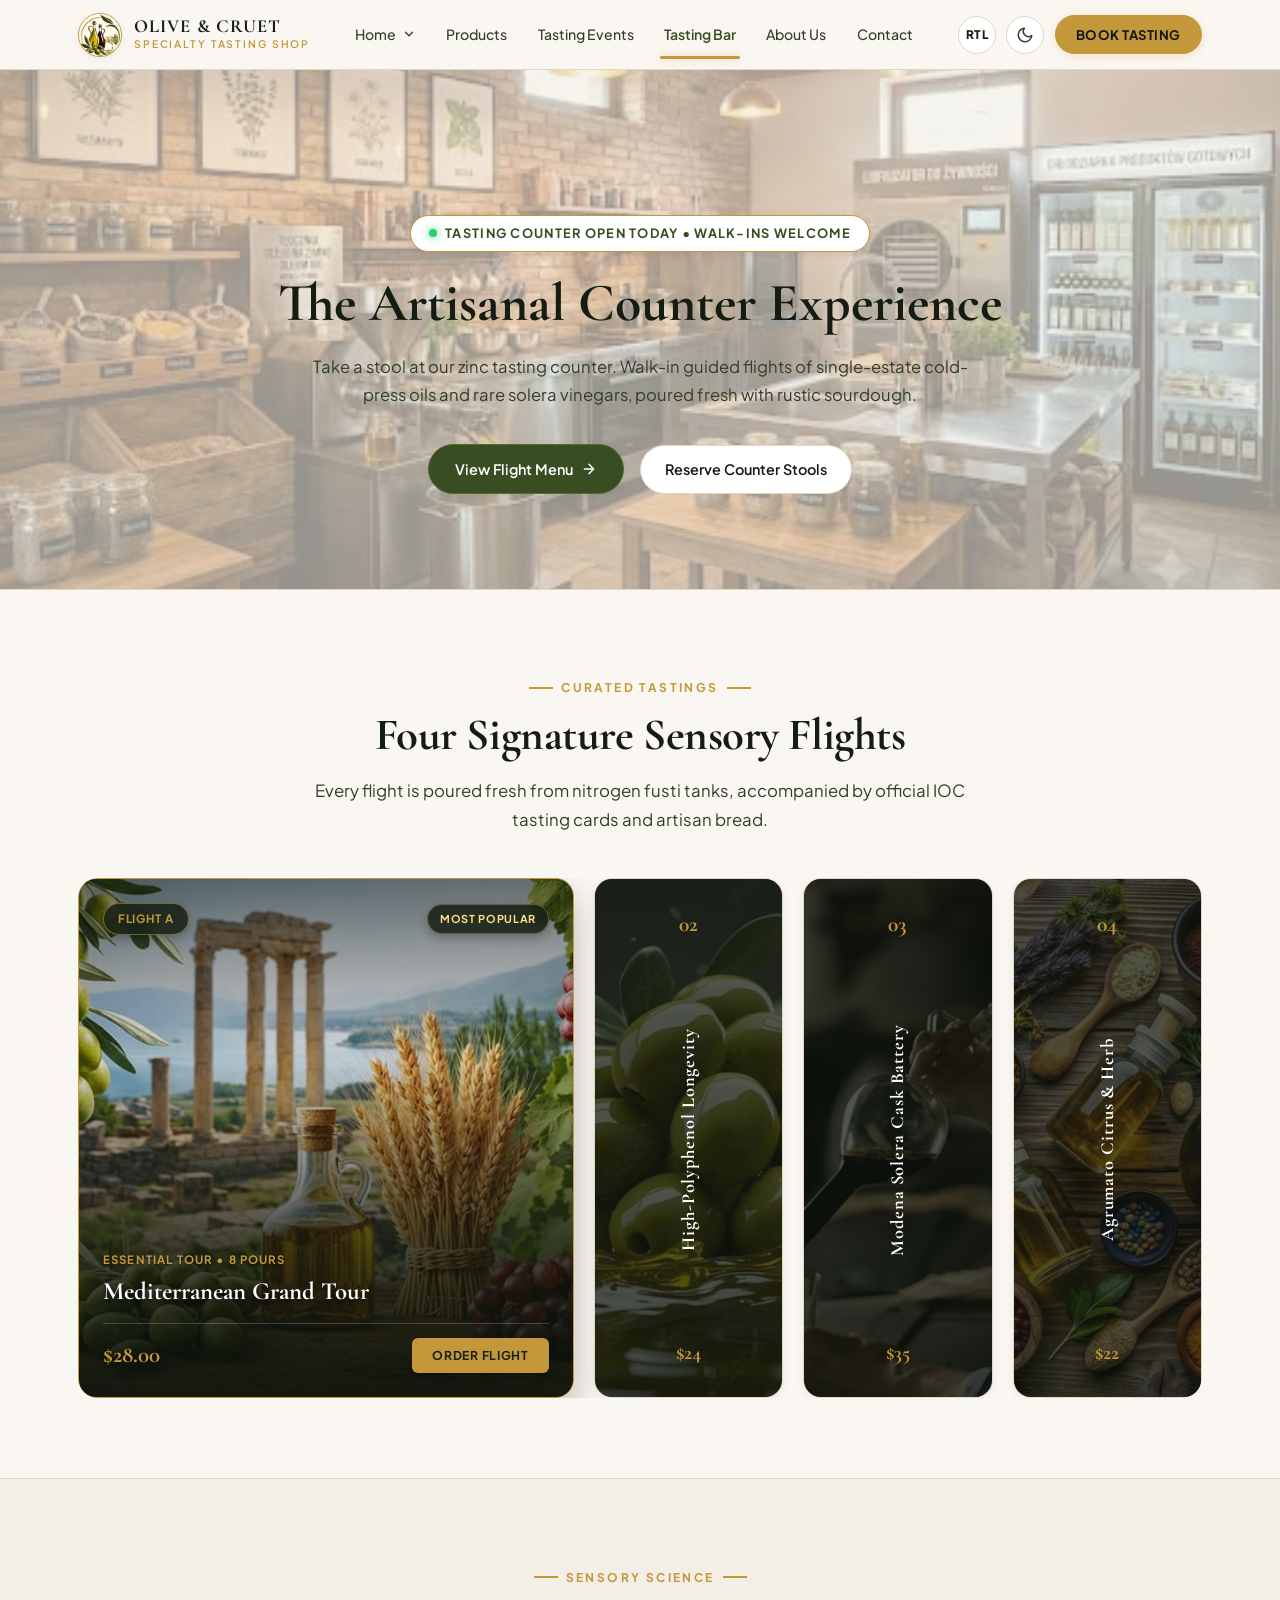
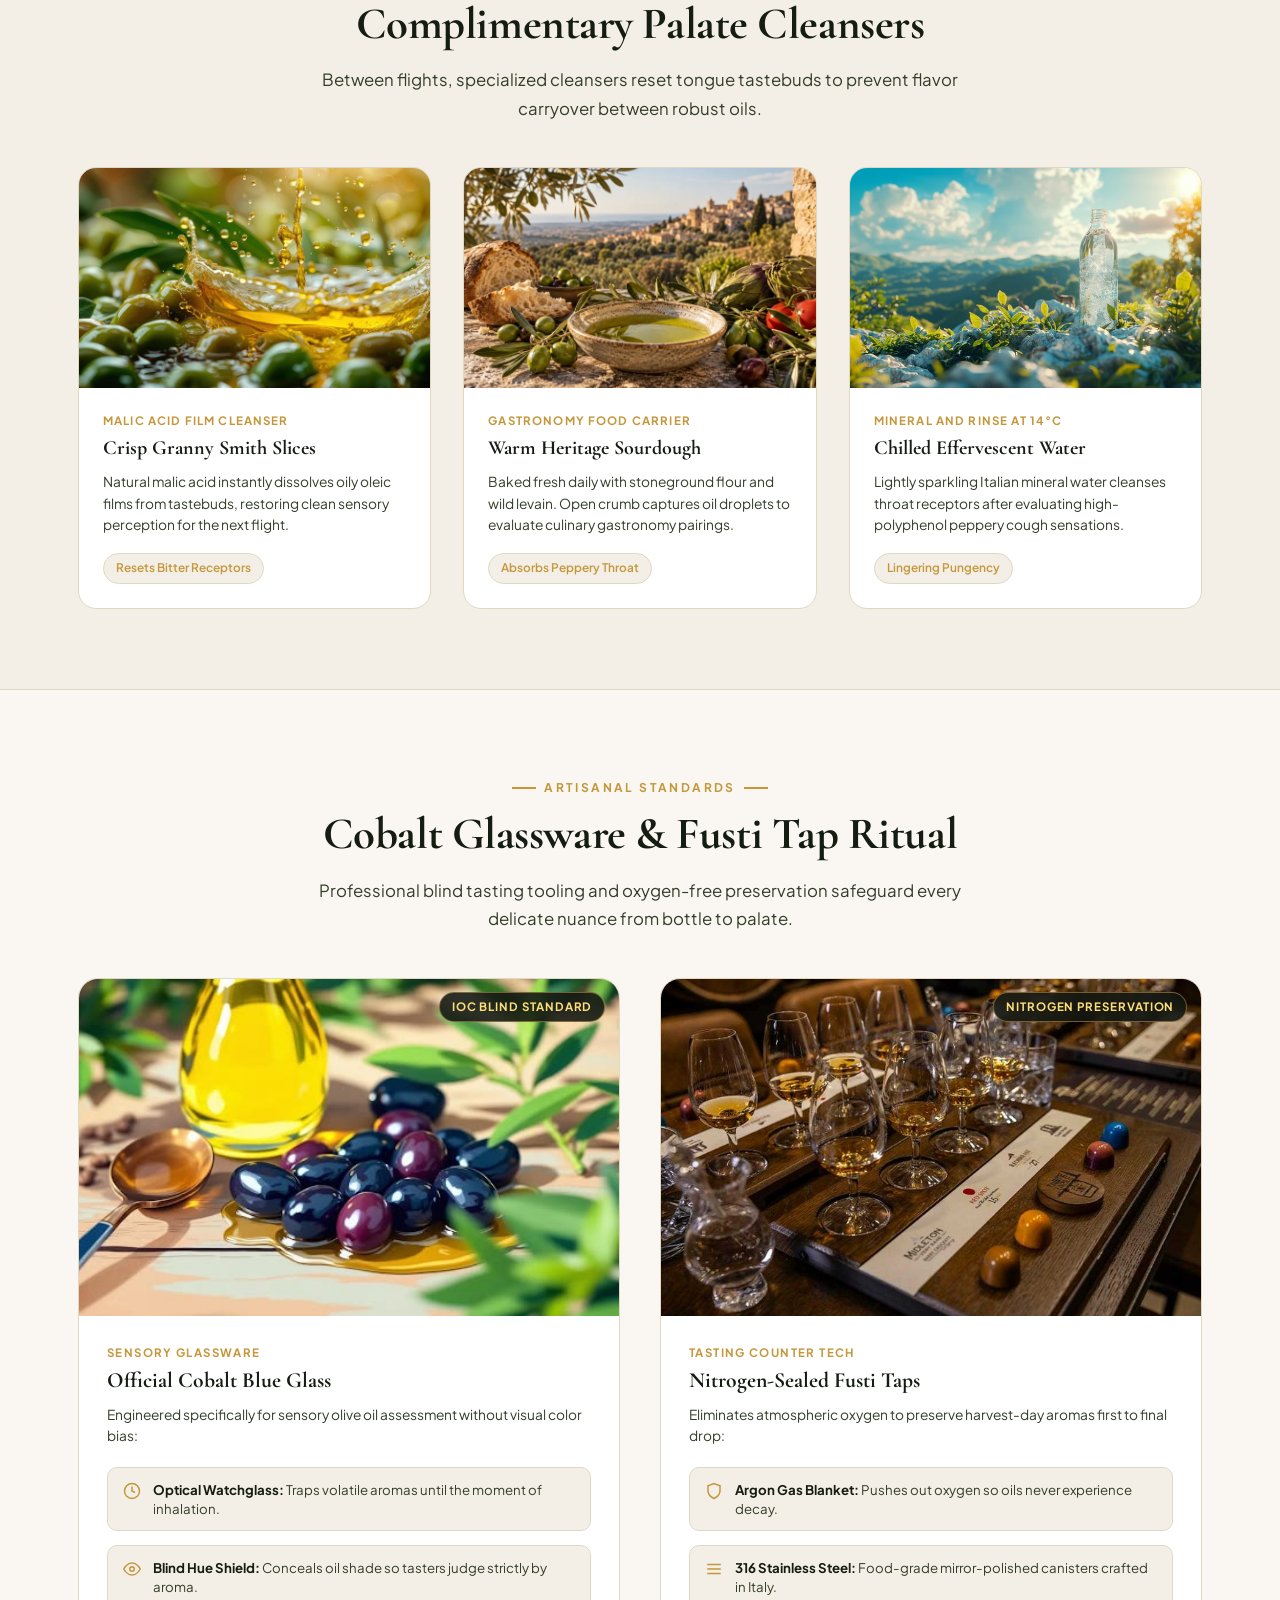
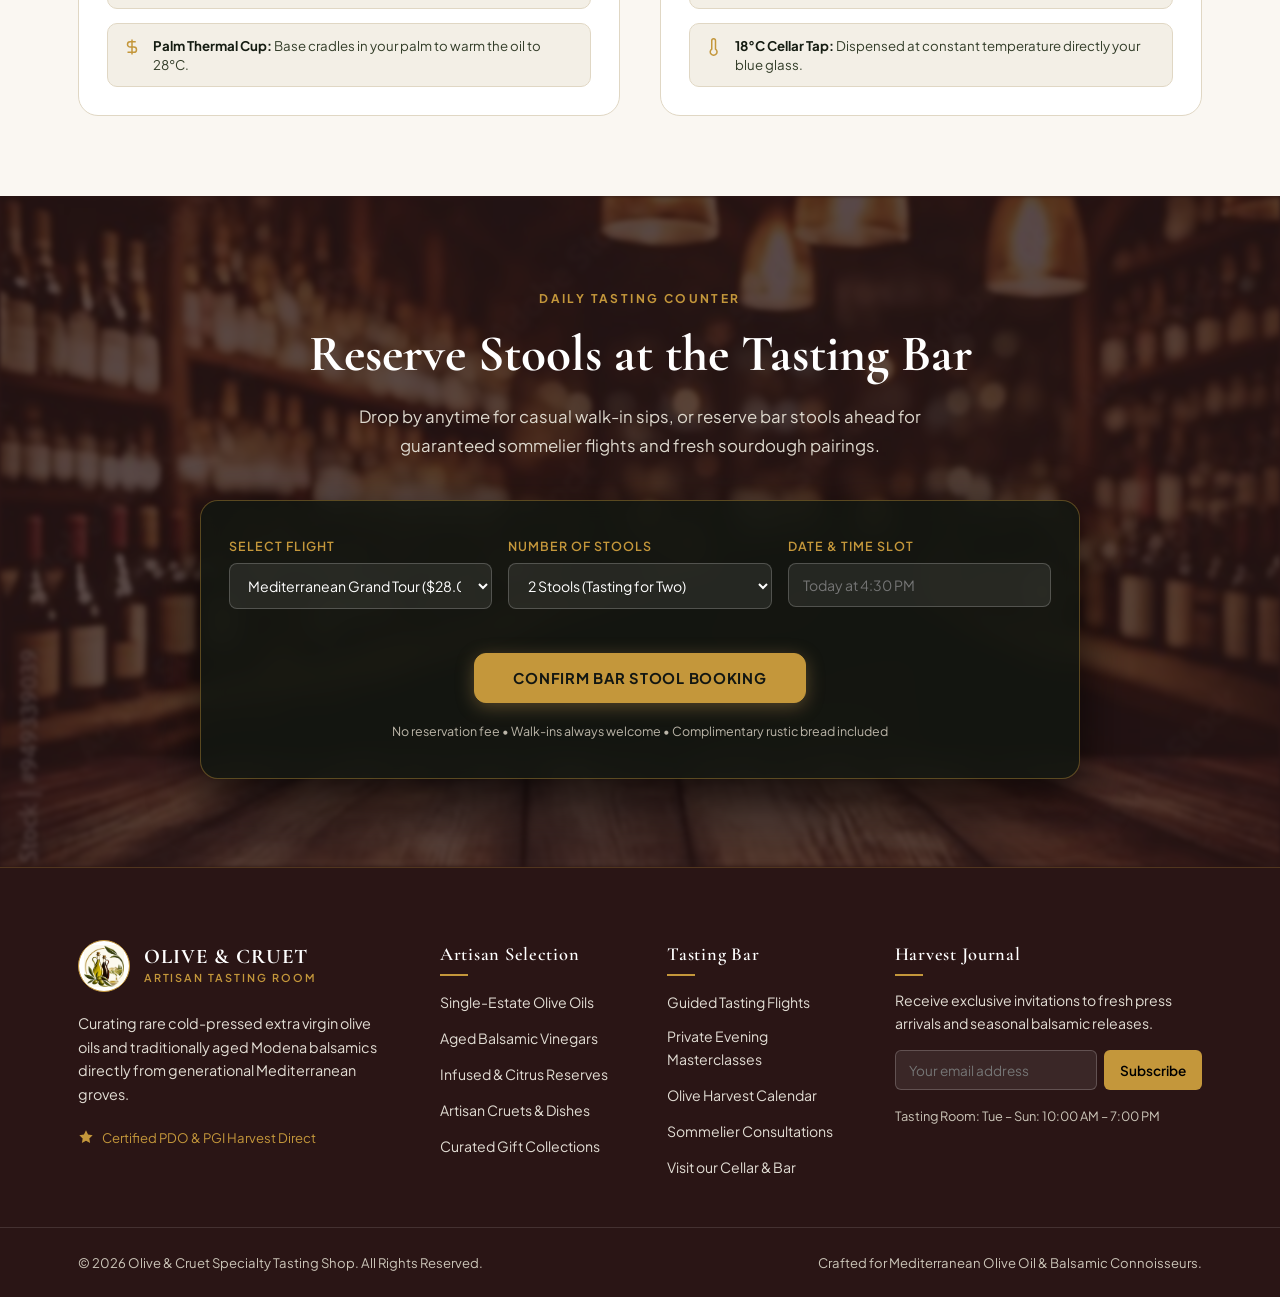
<file: tasting-bar.html>
<!DOCTYPE html>
<html lang="en" dir="ltr">

<head>
  <meta charset="UTF-8">
  <meta name="viewport" content="width=device-width, initial-scale=1.0">
  <title>The Tasting Bar Experience | Olive &amp; Cruet</title>
  <meta name="description"
    content="Experience our walk-in Mediterranean tasting bar. Taste guided flights of single-estate extra virgin olive oils and traditionally aged Modena balsamics.">
  <link rel="icon" type="image/png" href="assets/images/icons/logo.png">

  <!-- Core & Responsive Stylesheets (No Inline Styles) -->
  <link rel="stylesheet" href="assets/css/style.css">
  <link rel="stylesheet" href="assets/css/responsive.css">
</head>

<body>

  <!-- ======================================================================
       BRANDED PAGE LOADER
       ====================================================================== -->
  <div id="page-loader" aria-hidden="true">
    <div class="loader-emblem">
      <div class="loader-emblem-inner">
        <img src="assets/images/icons/logo.png" alt="Olive &amp; Cruet Crest">
      </div>
    </div>
    <div class="loader-text">Olive &amp; Cruet</div>
    <div class="loader-progress-bar">
      <div class="loader-progress-fill"></div>
    </div>
  </div>

  <!-- ======================================================================
       FIXED COMPACT HEADER (Single-Line Desktop, Never Scrolls Away)
       ====================================================================== -->
  <header class="site-header" id="site-header">
    <div class="container-custom header-inner">

      <!-- Brand Logo & Identity -->
      <a href="index.html" class="brand-link" aria-label="Olive and Cruet Home">
        <div class="brand-crest">
          <img src="assets/images/icons/logo.png" alt="Olive &amp; Cruet Artisans Logo">
        </div>
        <div class="brand-text">
          <span class="brand-title">Olive &amp; Cruet</span>
          <span class="brand-subtitle">Specialty Tasting Shop</span>
        </div>
      </a>

      <!-- Primary Desktop Navigation (Exactly 6 Nav Items) -->
      <nav class="desktop-nav" aria-label="Primary Navigation">
        <ul class="nav-menu">

          <!-- 1. Home (Click-Only Dropdown) -->
          <li class="nav-item">
            <button type="button" class="nav-link" id="home-dropdown-toggle" aria-haspopup="true" aria-expanded="false">
              <span>Home</span>
              <svg class="nav-chevron" viewBox="0 0 24 24" fill="none" aria-hidden="true">
                <path d="M6 9l6 6 6-6" stroke-linecap="round" stroke-linejoin="round" />
              </svg>
            </button>
            <div class="home-dropdown" id="home-dropdown-menu" role="menu">
              <a href="index.html" class="home-dropdown-item" role="menuitem">Home 1 — Tasting Bar</a>
              <a href="home-2.html" class="home-dropdown-item" role="menuitem">Home 2 — Estate Reserve</a>
            </div>
          </li>

          <!-- 2. Products -->
          <li class="nav-item">
            <a href="products.html" class="nav-link">Products</a>
          </li>

          <!-- 3. Tasting Events -->
          <li class="nav-item">
            <a href="events.html" class="nav-link">Tasting Events</a>
          </li>

          <!-- 4. Tasting Bar Experience (Active) -->
          <li class="nav-item active">
            <a href="tasting-bar.html" class="nav-link active">Tasting Bar</a>
          </li>

          <!-- 5. About Us -->
          <li class="nav-item">
            <a href="about.html" class="nav-link">About Us</a>
          </li>

          <!-- 6. Contact -->
          <li class="nav-item">
            <a href="contact.html" class="nav-link">Contact</a>
          </li>

        </ul>
      </nav>

      <!-- Action & Utility Controls Group -->
      <div class="header-actions">

        <!-- RTL / LTR Toggle -->
        <button type="button" class="util-btn rtl-toggle" aria-label="Switch Direction" title="Toggle RTL/LTR">
          <span class="rtl-text-indicator">RTL</span>
        </button>

        <!-- Dark Mode Toggle (#000000 Pitch Black) -->
        <button type="button" class="util-btn theme-toggle" aria-label="Toggle dark mode"
          title="Toggle Dark/Light Mode">
          <svg class="dark-icon" viewBox="0 0 24 24" aria-hidden="true">
            <circle cx="12" cy="12" r="5" stroke-linecap="round" />
            <path
              d="M12 1v2m0 18v2M4.22 4.22l1.42 1.42m12.72 12.72l1.42 1.42M1 12h2m18 0h2M4.22 19.78l1.42-1.42M18.36 5.64l1.42-1.42"
              stroke-linecap="round" />
          </svg>
          <svg class="light-icon" viewBox="0 0 24 24" aria-hidden="true">
            <path d="M21 12.79A9 9 0 1 1 11.21 3 7 7 0 0 0 21 12.79z" stroke-linecap="round" stroke-linejoin="round" />
          </svg>
        </button>

        <!-- Book Tasting Header CTA Button -->
        <a href="#reserve-stool" class="header-cta-btn">
          <span>Book Tasting</span>
        </a>

        <!-- Mobile Menu Toggle Button -->
        <button type="button" class="menu-toggle-btn" id="menu-toggle" aria-label="Open mobile menu"
          aria-expanded="false">
          <svg viewBox="0 0 24 24" fill="none" aria-hidden="true">
            <path d="M4 6h16M4 12h16M4 18h16" stroke-linecap="round" stroke-linejoin="round" />
          </svg>
        </button>

      </div>

    </div>
  </header>

  <!-- ======================================================================
       MOBILE OFF-CANVAS DRAWER
       ====================================================================== -->
  <div class="mobile-backdrop" id="mobile-backdrop" aria-hidden="true"></div>
  <aside class="mobile-drawer" id="mobile-drawer" aria-label="Mobile Navigation">

    <div class="drawer-header">
      <a href="index.html" class="drawer-brand">
        <div class="drawer-brand-crest">
          <img src="assets/images/icons/logo.png" alt="Olive &amp; Cruet Logo">
        </div>
        <div class="drawer-brand-text">
          <span class="drawer-brand-title">Olive &amp; Cruet</span>
          <span class="drawer-brand-sub">Specialty Tasting Shop</span>
        </div>
      </a>
      <button type="button" class="drawer-close-btn" id="drawer-close" aria-label="Close menu">
        <svg viewBox="0 0 24 24" fill="none" aria-hidden="true">
          <path d="M18 6L6 18M6 6l12 12" stroke-linecap="round" stroke-linejoin="round" />
        </svg>
      </button>
    </div>

    <div class="drawer-controls">
      <div class="drawer-ctrl-item">
        <span>Dark Theme</span>
        <button type="button" class="util-btn theme-toggle" aria-label="Toggle dark mode">
          <svg class="dark-icon" viewBox="0 0 24 24">
            <circle cx="12" cy="12" r="5" />
            <path
              d="M12 1v2m0 18v2M4.22 4.22l1.42 1.42m12.72 12.72l1.42 1.42M1 12h2m18 0h2M4.22 19.78l1.42-1.42M18.36 5.64l1.42-1.42" />
          </svg>
          <svg class="light-icon" viewBox="0 0 24 24">
            <path d="M21 12.79A9 9 0 1 1 11.21 3 7 7 0 0 0 21 12.79z" />
          </svg>
        </button>
      </div>

      <div class="drawer-ctrl-item">
        <span>RTL / LTR</span>
        <button type="button" class="util-btn rtl-toggle" aria-label="Toggle direction">
          <span class="rtl-text-indicator">RTL</span>
        </button>
      </div>
    </div>

    <nav class="drawer-nav">
      <ul class="drawer-menu">
        <li>
          <button type="button" class="drawer-link drawer-accordion-btn" id="mobile-home-accordion"
            aria-expanded="false">
            <span>Home</span>
            <svg viewBox="0 0 24 24" fill="none">
              <path d="M6 9l6 6 6-6" stroke-linecap="round" stroke-linejoin="round" />
            </svg>
          </button>
          <ul class="drawer-sublist" id="mobile-home-sub">
            <li><a href="index.html" class="drawer-sublink">Home 1 — Tasting Bar</a></li>
            <li><a href="home-2.html" class="drawer-sublink">Home 2 — Estate Reserve</a></li>
          </ul>
        </li>

        <li><a href="products.html" class="drawer-link">Products</a></li>
        <li><a href="events.html" class="drawer-link">Tasting Events</a></li>
        <li><a href="tasting-bar.html" class="drawer-link active">Tasting Bar</a></li>
        <li><a href="about.html" class="drawer-link">About Us</a></li>
        <li><a href="contact.html" class="drawer-link">Contact</a></li>
      </ul>
    </nav>

    <div class="drawer-footer">
      <a href="#reserve-stool" class="drawer-cta-btn">
        <span>Book a Tasting Flight</span>
      </a>
    </div>

  </aside>

  <!-- ======================================================================
       MAIN CONTENT: EXACTLY 5 MAIN CONTENT SECTIONS (INNER PAGE 04)
       ====================================================================== -->
  <main id="main-content">

    <!-- --------------------------------------------------------------------
         SECTION 1: BAR COUNTER HERO & LIVE STOOL STATUS
         -------------------------------------------------------------------- -->
    <section class="bar-hero-section" id="bar-hero">
      <div class="bar-hero-bg" aria-hidden="true"></div>

      <div class="container-custom">
        <div class="bar-hero-content">

          <div class="bar-status-chip">
            <span class="pulse"></span>
            <span>Tasting Counter Open Today &bull; Walk-Ins Welcome</span>
          </div>

          <h1 class="bar-hero-heading">
            The Artisanal Counter Experience
          </h1>
          <p class="bar-hero-lead">
            Take a stool at our zinc tasting counter. Walk-in guided flights of single-estate cold-press oils and rare
            solera vinegars, poured fresh with rustic sourdough.
          </p>

          <div class="bar-hero-actions">
            <a href="#signature-flights" class="btn-primary">
              <span>View Flight Menu</span>
              <svg viewBox="0 0 24 24" width="16" height="16" fill="none" stroke="currentColor" stroke-width="2.2"
                aria-hidden="true">
                <path d="M5 12h14M12 5l7 7-7 7" stroke-linecap="round" stroke-linejoin="round" />
              </svg>
            </a>
            <a href="#reserve-stool" class="btn-secondary">
              <span>Reserve Counter Stools</span>
            </a>
          </div>

        </div>
      </div>
    </section>

    <!-- --------------------------------------------------------------------
         SECTION 2: 4 SIGNATURE FLIGHTS MENU (Equal Height 4-Column)
         -------------------------------------------------------------------- -->
    <section class="flights-menu-section section-padding" id="signature-flights">
      <div class="container-custom">

        <div class="section-title-wrap">
          <span class="section-eyebrow">Curated Tastings</span>
          <h2 class="section-heading">Four Signature Sensory Flights</h2>
          <p class="section-lead">
            Every flight is poured fresh from nitrogen fusti tanks, accompanied by official IOC tasting cards and
            artisan bread.
          </p>
        </div>

        <div class="flight-accordion-showcase" id="flightShowcase">

          <!-- Flight 1: Mediterranean Grand Tour -->
          <article class="flight-panel active" data-flight="1">
            <div class="flight-panel-bg">
              <img src="assets/images/sections/p27.jpg" alt="Mediterranean Grand Tour Tasting Flight"
                class="flight-panel-img" loading="lazy">
              <div class="flight-panel-shade"></div>
            </div>

            <!-- Collapsed Strip Bar -->
            <div class="flight-collapsed-bar" aria-hidden="true">
              <span class="collapsed-flight-num">01</span>
              <span class="collapsed-flight-title">Mediterranean Grand Tour</span>
              <span class="collapsed-flight-price">$28</span>
            </div>

            <!-- Expanded Active Content -->
            <div class="flight-expanded-content">
              <div class="flight-top-tags">
                <span class="flight-tier-pill">Flight A</span>
                <span class="flight-highlight-pill">Most Popular</span>
              </div>
              <div class="flight-bottom-info">
                <span class="flight-eyebrow">Essential Tour &bull; 8 Pours</span>
                <h3 class="flight-name">Mediterranean Grand Tour</h3>
                <div class="flight-action-wrap">
                  <span class="flight-price-tag">$28.00</span>
                  <a href="#reserve-stool" class="flight-book-btn">Order Flight</a>
                </div>
              </div>
            </div>
          </article>

          <!-- Flight 2: High-Polyphenol Longevity -->
          <article class="flight-panel" data-flight="2">
            <div class="flight-panel-bg">
              <img src="assets/images/sections/p28.jpg" alt="High Polyphenol Longevity Flight" class="flight-panel-img"
                loading="lazy">
              <div class="flight-panel-shade"></div>
            </div>

            <!-- Collapsed Strip Bar -->
            <div class="flight-collapsed-bar" aria-hidden="true">
              <span class="collapsed-flight-num">02</span>
              <span class="collapsed-flight-title">High-Polyphenol Longevity</span>
              <span class="collapsed-flight-price">$24</span>
            </div>

            <!-- Expanded Active Content -->
            <div class="flight-expanded-content">
              <div class="flight-top-tags">
                <span class="flight-tier-pill">Flight B</span>
                <span class="flight-highlight-pill">550+ mg/kg</span>
              </div>
              <div class="flight-bottom-info">
                <span class="flight-eyebrow">Antioxidant Power &bull; 4 Pours</span>
                <h3 class="flight-name">High-Polyphenol Longevity</h3>
                <div class="flight-action-wrap">
                  <span class="flight-price-tag">$24.00</span>
                  <a href="#reserve-stool" class="flight-book-btn">Order Flight</a>
                </div>
              </div>
            </div>
          </article>

          <!-- Flight 3: Modena Solera Cask -->
          <article class="flight-panel" data-flight="3">
            <div class="flight-panel-bg">
              <img src="assets/images/sections/p29.jpg" alt="Modena Solera Cask Aged Balsamic Flight"
                class="flight-panel-img" loading="lazy">
              <div class="flight-panel-shade"></div>
            </div>

            <!-- Collapsed Strip Bar -->
            <div class="flight-collapsed-bar" aria-hidden="true">
              <span class="collapsed-flight-num">03</span>
              <span class="collapsed-flight-title">Modena Solera Cask Battery</span>
              <span class="collapsed-flight-price">$35</span>
            </div>

            <!-- Expanded Active Content -->
            <div class="flight-expanded-content">
              <div class="flight-top-tags">
                <span class="flight-tier-pill">Flight C</span>
                <span class="flight-highlight-pill">Rare Solera</span>
              </div>
              <div class="flight-bottom-info">
                <span class="flight-eyebrow">Vinegar Heritage &bull; 4 Casks</span>
                <h3 class="flight-name">Modena Solera Cask Battery</h3>
                <div class="flight-action-wrap">
                  <span class="flight-price-tag">$35.00</span>
                  <a href="#reserve-stool" class="flight-book-btn">Order Flight</a>
                </div>
              </div>
            </div>
          </article>

          <!-- Flight 4: Agrumato Citrus & Herb -->
          <article class="flight-panel" data-flight="4">
            <div class="flight-panel-bg">
              <img src="assets/images/sections/p30.jpg" alt="Agrumato Citrus and Herb Crushed Oils"
                class="flight-panel-img" loading="lazy">
              <div class="flight-panel-shade"></div>
            </div>

            <!-- Collapsed Strip Bar -->
            <div class="flight-collapsed-bar" aria-hidden="true">
              <span class="collapsed-flight-num">04</span>
              <span class="collapsed-flight-title">Agrumato Citrus &amp; Herb</span>
              <span class="collapsed-flight-price">$22</span>
            </div>

            <!-- Expanded Active Content -->
            <div class="flight-expanded-content">
              <div class="flight-top-tags">
                <span class="flight-tier-pill">Flight D</span>
                <span class="flight-highlight-pill">Whole-Milled</span>
              </div>
              <div class="flight-bottom-info">
                <span class="flight-eyebrow">Whole-Fruit Milled &bull; 4 Pours</span>
                <h3 class="flight-name">Agrumato Citrus &amp; Herb</h3>
                <div class="flight-action-wrap">
                  <span class="flight-price-tag">$22.00</span>
                  <a href="#reserve-stool" class="flight-book-btn">Order Flight</a>
                </div>
              </div>
            </div>
          </article>

        </div>

      </div>
    </section>

    <!-- --------------------------------------------------------------------
         SECTION 3: PALATE CLEANSERS & BAR ACCOUTREMENTS (3-Column Photographic)
         -------------------------------------------------------------------- -->
    <section class="accoutrements-section section-padding" id="accoutrements">
      <div class="container-custom">

        <div class="section-title-wrap">
          <span class="section-eyebrow">Sensory Science</span>
          <h2 class="section-heading">Complimentary Palate Cleansers</h2>
          <p class="section-lead">
            Between flights, specialized cleansers reset tongue tastebuds to prevent flavor carryover between robust
            oils.
          </p>
        </div>

        <div class="accoutrements-grid-3">

          <!-- Card 1: Tart Apples -->
          <article class="accoutrement-card">
            <div class="accoutrement-media-wrap">
              <img src="assets/images/sections/p31.jpg" alt="Crisp Granny Smith tart green apples for palate cleansing">
            </div>
            <div class="accoutrement-card-body">
              <span class="accoutrement-sub">Malic Acid Film Cleanser</span>
              <h3 class="accoutrement-title">Crisp Granny Smith Slices</h3>
              <p class="accoutrement-desc">
                Natural malic acid instantly dissolves oily oleic films from tastebuds, restoring clean sensory
                perception for the next flight.
              </p>
              <div class="accoutrement-badge-row">
                <span class="accoutrement-badge">Resets Bitter Receptors</span>
              </div>
            </div>
          </article>

          <!-- Card 2: Sourdough -->
          <article class="accoutrement-card">
            <div class="accoutrement-media-wrap">
              <img src="assets/images/sections/p32.jpg" alt="Warm rustic artisan sourdough loaf with open crumb">
            </div>
            <div class="accoutrement-card-body">
              <span class="accoutrement-sub">Gastronomy Food Carrier</span>
              <h3 class="accoutrement-title">Warm Heritage Sourdough</h3>
              <p class="accoutrement-desc">
                Baked fresh daily with stoneground flour and wild levain. Open crumb captures oil droplets to evaluate
                culinary gastronomy pairings.
              </p>
              <div class="accoutrement-badge-row">
                <span class="accoutrement-badge">Absorbs Peppery Throat </span>
              </div>
            </div>
          </article>

          <!-- Card 3: Sparkling Water -->
          <article class="accoutrement-card">
            <div class="accoutrement-media-wrap">
              <img src="assets/images/sections/p33.jpg" alt="Chilled sparkling natural mineral water in clear carafe">
            </div>
            <div class="accoutrement-card-body">
              <span class="accoutrement-sub">Mineral and Rinse at 14°C</span>
              <h3 class="accoutrement-title">Chilled Effervescent Water</h3>
              <p class="accoutrement-desc">
                Lightly sparkling Italian mineral water cleanses throat receptors after evaluating high-polyphenol
                peppery cough sensations.
              </p>
              <div class="accoutrement-badge-row">
                <span class="accoutrement-badge"> Lingering Pungency</span>
              </div>
            </div>
          </article>

        </div>

      </div>
    </section>

    <!-- --------------------------------------------------------------------
         SECTION 4: COBALT GLASSWARE & FUSTI TAP RITUAL (Dual Showcase)
         -------------------------------------------------------------------- -->
    <section class="glassware-section section-padding" id="glassware-ritual">
      <div class="container-custom">

        <div class="section-title-wrap">
          <span class="section-eyebrow">Artisanal Standards</span>
          <h2 class="section-heading">Cobalt Glassware &amp; Fusti Tap Ritual</h2>
          <p class="section-lead">
            Professional blind tasting tooling and oxygen-free preservation safeguard every delicate nuance from bottle
            to palate.
          </p>
        </div>

        <div class="ritual-dual-grid">

          <!-- Tool 1: Cobalt Blue Glassware -->
          <article class="ritual-tool-card">
            <div class="ritual-tool-media">
              <img src="assets/images/sections/p34.jpg"
                alt="Official cobalt blue olive oil tasting glasses on wood bar">
              <span class="ritual-media-tag">IOC Blind Standard</span>
            </div>
            <div class="ritual-tool-body">
              <span class="ritual-tier-label">Sensory Glassware</span>
              <h3 class="ritual-card-title">Official Cobalt Blue Glass</h3>
              <p class="ritual-card-desc">
                Engineered specifically for sensory olive oil assessment without visual color bias:
              </p>
              <ul class="ritual-feature-list">
                <li class="ritual-feat-item">
                  <svg viewBox="0 0 24 24" fill="none" stroke="currentColor" stroke-width="2" aria-hidden="true">
                    <circle cx="12" cy="12" r="10" />
                    <path d="M12 6v6l4 2" />
                  </svg>
                  <span><strong>Optical Watchglass:</strong> Traps volatile aromas until the moment of
                    inhalation.</span>
                </li>
                <li class="ritual-feat-item">
                  <svg viewBox="0 0 24 24" fill="none" stroke="currentColor" stroke-width="2" aria-hidden="true">
                    <path d="M1 12s4-8 11-8 11 8 11 8-4 8-11 8-11-8-11-8z" />
                    <circle cx="12" cy="12" r="3" />
                  </svg>
                  <span><strong>Blind Hue Shield:</strong> Conceals oil shade so tasters judge strictly by aroma.</span>
                </li>
                <li class="ritual-feat-item">
                  <svg viewBox="0 0 24 24" fill="none" stroke="currentColor" stroke-width="2" aria-hidden="true">
                    <path d="M12 2v20M17 5H9.5a3.5 3.5 0 0 0 0 7h5a3.5 3.5 0 0 1 0 7H6" />
                  </svg>
                  <span><strong>Palm Thermal Cup:</strong> Base cradles in your palm to warm the oil to 28&deg;C.</span>
                </li>
              </ul>
            </div>
          </article>

          <!-- Tool 2: Nitrogen Fusti Taps -->
          <article class="ritual-tool-card">
            <div class="ritual-tool-media">
              <img src="assets/images/sections/p35.jpg"
                alt="Italian stainless steel fusti nitrogen dispenser tap system">
              <span class="ritual-media-tag">Nitrogen Preservation</span>
            </div>
            <div class="ritual-tool-body">
              <span class="ritual-tier-label">Tasting Counter Tech</span>
              <h3 class="ritual-card-title">Nitrogen-Sealed Fusti Taps</h3>
              <p class="ritual-card-desc">
                Eliminates atmospheric oxygen to preserve harvest-day aromas first to final drop:
              </p>
              <ul class="ritual-feature-list">
                <li class="ritual-feat-item">
                  <svg viewBox="0 0 24 24" fill="none" stroke="currentColor" stroke-width="2" aria-hidden="true">
                    <path d="M12 22s8-4 8-10V5l-8-3-8 3v7c0 6 8 10 8 10z" />
                  </svg>
                  <span><strong>Argon Gas Blanket:</strong> Pushes out oxygen so oils never experience
                    decay.</span>
                </li>
                <li class="ritual-feat-item">
                  <svg viewBox="0 0 24 24" fill="none" stroke="currentColor" stroke-width="2" aria-hidden="true">
                    <path d="M3 6h18M3 12h18M3 18h18" />
                  </svg>
                  <span><strong>316 Stainless Steel:</strong> Food-grade mirror-polished canisters crafted in
                    Italy.</span>
                </li>
                <li class="ritual-feat-item">
                  <svg viewBox="0 0 24 24" fill="none" stroke="currentColor" stroke-width="2" aria-hidden="true">
                    <path d="M14 14.76V3.5a2.5 2.5 0 0 0-5 0v11.26a4.5 4.5 0 1 0 5 0z" />
                  </svg>
                  <span><strong>18&deg;C Cellar Tap:</strong> Dispensed at constant temperature directly your blue
                    glass.</span>
                </li>
              </ul>
            </div>
          </article>

        </div>

      </div>
    </section>

    <!-- --------------------------------------------------------------------
         SECTION 5: STOOL & TABLE RESERVATION (Mandatory Final CTA)
         -------------------------------------------------------------------- -->
    <section class="bar-stool-cta-section" id="reserve-stool">
      <div class="bar-stool-bg" aria-hidden="true"></div>

      <div class="container-custom">
        <div class="cask-cta-container">

          <span class="cask-cta-badge">Daily Tasting Counter</span>
          <h2 class="cask-cta-title">Reserve Stools at the Tasting Bar</h2>
          <p class="cask-cta-lead">
            Drop by anytime for casual walk-in sips, or reserve bar stools ahead for guaranteed sommelier flights and
            fresh sourdough pairings.
          </p>

          <div class="cask-cta-box">
            <form
              onsubmit="event.preventDefault(); alert('Tasting Bar Stool Booking Confirmed! We look forward to pouring your flight.');">
              <div class="booking-form-grid">

                <div class="booking-field-group">
                  <label class="booking-label" for="stool-flight">Select Flight</label>
                  <select id="stool-flight" class="booking-select" required>
                    <option value="tour" selected>Mediterranean Grand Tour ($28.00)</option>
                    <option value="polyphenol">High-Polyphenol Longevity Flight ($24.00)</option>
                    <option value="solera">Modena Solera Cask Flight ($35.00)</option>
                    <option value="citrus">Agrumato Citrus &amp; Herb Flight ($22.00)</option>
                  </select>
                </div>

                <div class="booking-field-group">
                  <label class="booking-label" for="stool-count">Number of Stools</label>
                  <select id="stool-count" class="booking-select" required>
                    <option value="1">1 Stool (Solo Connoisseur)</option>
                    <option value="2" selected>2 Stools (Tasting for Two)</option>
                    <option value="4">4 Stools (Counter Group)</option>
                  </select>
                </div>

                <div class="booking-field-group">
                  <label class="booking-label" for="stool-time">Date &amp; Time Slot</label>
                  <input type="text" id="stool-time" class="booking-input" placeholder="Today at 4:30 PM" required>
                </div>

              </div>

              <button type="submit" class="cta-reserve-btn">
                Confirm Bar Stool Booking
              </button>
            </form>

            <p class="cta-guarantee-note">
              No reservation fee &bull; Walk-ins always welcome &bull; Complimentary rustic bread included
            </p>
          </div>

        </div>
      </div>
    </section>

  </main>

  <!-- ======================================================================
       SHARED FOOTER
       ====================================================================== -->
  <footer class="site-footer">
    <div class="footer-top">
      <div class="container-custom footer-grid">

        <!-- Brand Story -->
        <div class="footer-brand">
          <a href="index.html" class="footer-brand-logo">
            <div class="footer-crest">
              <img src="assets/images/icons/logo.png" alt="Olive &amp; Cruet Artisans">
            </div>
            <div>
              <div class="footer-brand-title">Olive &amp; Cruet</div>
              <div class="footer-brand-sub">Artisan Tasting Room</div>
            </div>
          </a>
          <p class="footer-desc">
            Curating rare cold-pressed extra virgin olive oils and traditionally aged Modena balsamics directly from
            generational Mediterranean groves.
          </p>
          <div class="footer-badge">
            <svg viewBox="0 0 24 24" width="16" height="16" fill="currentColor">
              <path d="M12 2l3.09 6.26L22 9.27l-5 4.87 1.18 6.88L12 17.77l-6.18 3.25L7 14.14 2 9.27l6.91-1.01L12 2z" />
            </svg>
            <span>Certified PDO &amp; PGI Harvest Direct</span>
          </div>
        </div>

        <!-- Quick Links -->
        <div>
          <h4 class="footer-col-title">Artisan Selection</h4>
          <ul class="footer-links">
            <li><a href="products.html">Single-Estate Olive Oils</a></li>
            <li><a href="products.html">Aged Balsamic Vinegars</a></li>
            <li><a href="products.html">Infused &amp; Citrus Reserves</a></li>
            <li><a href="products.html">Artisan Cruets &amp; Dishes</a></li>
            <li><a href="products.html">Curated Gift Collections</a></li>
          </ul>
        </div>

        <!-- Tasting Bar & Hours -->
        <div>
          <h4 class="footer-col-title">Tasting Bar</h4>
          <ul class="footer-links">
            <li><a href="tasting-bar.html">Guided Tasting Flights</a></li>
            <li><a href="events.html">Private Evening Masterclasses</a></li>
            <li><a href="about.html">Olive Harvest Calendar</a></li>
            <li><a href="contact.html">Sommelier Consultations</a></li>
            <li><a href="contact.html">Visit our Cellar &amp; Bar</a></li>
          </ul>
        </div>

        <!-- Newsletter & Hours -->
        <div class="footer-newsletter">
          <h4 class="footer-col-title">Harvest Journal</h4>
          <p>Receive exclusive invitations to fresh press arrivals and seasonal balsamic releases.</p>
          <form class="newsletter-form"
            onsubmit="event.preventDefault(); alert('Thank you for subscribing to our Harvest Journal!');">
            <input type="email" class="newsletter-input" placeholder="Your email address" required
              aria-label="Email Address">
            <button type="submit" class="newsletter-btn">Subscribe</button>
          </form>
          <p style="margin-top: 1rem; font-size: 0.8rem; color: #CBC5B8;">
            Tasting Room: Tue – Sun: 10:00 AM – 7:00 PM
          </p>
        </div>

      </div>
    </div>

    <!-- Bottom Bar -->
    <div class="footer-bottom">
      <div class="container-custom footer-bottom-inner">
        <p class="footer-copy">
          &copy; 2026 Olive &amp; Cruet Specialty Tasting Shop. All Rights Reserved.
        </p>
        <p class="footer-copy">
          Crafted for Mediterranean Olive Oil &amp; Balsamic Connoisseurs.
        </p>
      </div>
    </div>
  </footer>

  <!-- ======================================================================
       SCROLL TO TOP FLOATING BUTTON
       ====================================================================== -->
  <button type="button" id="scroll-top" aria-label="Scroll back to top">
    <svg viewBox="0 0 24 24" fill="none">
      <path d="M18 15l-6-6-6 6" stroke-linecap="round" stroke-linejoin="round" />
    </svg>
  </button>

  <!-- ======================================================================
       LOGIN & REGISTRATION MODAL
       ====================================================================== -->
  <div class="modal-overlay" id="login-modal" aria-hidden="true" role="dialog" aria-modal="true">
    <div class="modal-card">
      <button type="button" class="modal-close-btn" id="modal-close-btn" aria-label="Close dialog">
        <svg viewBox="0 0 24 24" fill="none" width="18" height="18" stroke="currentColor" stroke-width="2.2">
          <path d="M18 6L6 18M6 6l12 12" stroke-linecap="round" stroke-linejoin="round" />
        </svg>
      </button>

      <div class="modal-header">
        <div class="modal-logo">
          <img src="assets/images/icons/logo.png" alt="Olive &amp; Cruet Logo">
        </div>
        <h3 class="modal-title">Connoisseur Club</h3>
        <p class="modal-subtitle">Sign in to book private tastings and access member reserves</p>
      </div>

      <form class="modal-form">
        <div class="form-group">
          <label class="form-label" for="login-email">Email Address</label>
          <input type="email" id="login-email" class="form-input" placeholder="connoisseur@oliveandcruet.com" required>
        </div>
        <div class="form-group">
          <label class="form-label" for="login-password">Password</label>
          <input type="password" id="login-password" class="form-input" placeholder="••••••••" required>
        </div>
        <button type="submit" class="modal-submit-btn">Sign In to Account</button>
      </form>

      <div class="modal-switch">
        Don't have an account? <a href="#"
          onclick="event.preventDefault(); alert('Registration portal opened. You can now create your member profile.');">Register
          here</a>
      </div>
    </div>
  </div>

  <!-- Shared Javascript (No inline scripts) -->
  <script src="assets/js/main.js"></script>
</body>

</html>
</file>
<file: assets/css/style.css>
/* ==========================================================================
   SPECIALTY OLIVE OIL & VINEGAR TASTING SHOP
   Global Design System & Core Stylesheet
   ========================================================================== */

@import url('https://fonts.googleapis.com/css2?family=Cormorant+Garamond:ital,wght@0,400;0,500;0,600;0,700;1,400&family=Plus+Jakarta+Sans:wght@300;400;500;600;700&display=swap');

:root {
  /* Mediterranean Artisanal Palette */
  --bg-primary: #FAF7F2;
  --bg-surface: #FFFFFF;
  --bg-elevated: #F3EFE6;
  --bg-header: rgba(250, 247, 242, 0.94);
  --bg-header-scrolled: rgba(255, 255, 255, 0.98);

  /* High-Contrast Bright Readable Text */
  --text-primary: #151C12;
  --text-secondary: #333D29;
  --text-muted: #58634E;
  --text-bright: #0D130B;

  --olive-primary: #384D22;
  --olive-light: #526E33;
  --olive-dark: #243315;
  --olive-glow: rgba(56, 77, 34, 0.2);

  --gold-accent: #C4973B;
  --gold-hover: #D4A843;
  --gold-light: #DFC07A;
  --gold-dark: #9F7624;
  --gold-glow: rgba(196, 151, 59, 0.25);

  --balsamic-deep: #2A1515;
  --balsamic-wine: #481F24;

  --border-light: #E0D7C4;
  --border-subtle: #EBE4D5;

  --shadow-sm: 0 2px 8px rgba(21, 28, 18, 0.06);
  --shadow-md: 0 8px 24px rgba(21, 28, 18, 0.09);
  --shadow-lg: 0 16px 40px rgba(21, 28, 18, 0.12);

  --header-height: 70px;
  --transition-fast: 0.2s cubic-bezier(0.16, 1, 0.3, 1);
  --transition-smooth: 0.35s cubic-bezier(0.16, 1, 0.3, 1);

  --font-serif: 'Cormorant Garamond', Georgia, serif;
  --font-sans: 'Plus Jakarta Sans', system-ui, -apple-system, sans-serif;
}

/* --------------------------------------------------------------------------
   DARK MODE (#000000 Strict Pitch-Black Rule)
   High contrast, ultra-bright text
   -------------------------------------------------------------------------- */
html.dark {
  --bg-primary: #000000;
  --bg-surface: #090909;
  --bg-elevated: #141414;
  --bg-header: rgba(0, 0, 0, 0.94);
  --bg-header-scrolled: rgba(0, 0, 0, 0.98);

  --text-primary: #FFFFFF;
  --text-secondary: #E8E5DD;
  --text-muted: #BCB7AA;
  --text-bright: #FFFFFF;

  --olive-primary: #80A850;
  --olive-light: #9BC468;
  --olive-dark: #5F8335;
  --olive-glow: rgba(128, 168, 80, 0.3);

  --gold-accent: #E5B450;
  --gold-hover: #F2D288;
  --gold-light: #F2D288;
  --gold-dark: #C4952D;
  --gold-glow: rgba(229, 180, 80, 0.3);

  --balsamic-deep: #140909;
  --balsamic-wine: #5F2A30;

  --border-light: #282828;
  --border-subtle: #1C1C1C;

  --shadow-sm: 0 2px 8px rgba(0, 0, 0, 0.7);
  --shadow-md: 0 8px 24px rgba(0, 0, 0, 0.85);
  --shadow-lg: 0 16px 40px rgba(0, 0, 0, 0.98);
}

/* --------------------------------------------------------------------------
   CSS Reset & Base
   -------------------------------------------------------------------------- */
*,
*::before,
*::after {
  box-sizing: border-box;
  margin: 0;
  padding: 0;
  -webkit-tap-highlight-color: transparent;
}

html {
  font-size: 16px;
  scroll-behavior: smooth;
  -webkit-text-size-adjust: 100%;
  background-color: var(--bg-primary);
  color: var(--text-primary);
}

body {
  font-family: var(--font-sans);
  background-color: var(--bg-primary);
  color: var(--text-primary);
  line-height: 1.6;
  min-height: 100vh;
  display: flex;
  flex-direction: column;
  overflow-x: hidden;
  transition: background-color var(--transition-smooth), color var(--transition-smooth);
}

img {
  max-width: 100%;
  height: auto;
  display: block;
}

button,
a {
  font-family: inherit;
}

/* Container Constraint — Strictly Unified across Header, Sections, and Footer */
.container-custom {
  width: 100%;
  max-width: 1180px;
  margin-left: auto;
  margin-right: auto;
  padding-left: 1.25rem;
  padding-right: 1.25rem;
}

@media (min-width: 640px) {
  .container-custom {
    padding-left: 1.5rem;
    padding-right: 1.5rem;
  }
}

@media (min-width: 1024px) {
  .container-custom {
    padding-left: 1.75rem;
    padding-right: 1.75rem;
  }
}

/* --------------------------------------------------------------------------
   BRANDED PAGE LOADER
   -------------------------------------------------------------------------- */
#page-loader {
  position: fixed;
  inset: 0;
  background-color: var(--bg-primary);
  z-index: 99999;
  display: flex;
  flex-direction: column;
  align-items: center;
  justify-content: center;
  transition: opacity 0.5s ease, visibility 0.5s ease;
}

#page-loader.loaded {
  opacity: 0;
  visibility: hidden;
  pointer-events: none;
}

.loader-emblem {
  position: relative;
  width: 110px;
  height: 110px;
  border-radius: 50%;
  padding: 6px;
  background: conic-gradient(from 0deg, var(--gold-accent), var(--olive-primary), var(--gold-accent));
  animation: loaderSpin 3s linear infinite;
  display: flex;
  align-items: center;
  justify-content: center;
}

.loader-emblem-inner {
  width: 100%;
  height: 100%;
  background-color: var(--bg-surface);
  border-radius: 50%;
  overflow: hidden;
  display: flex;
  align-items: center;
  justify-content: center;
  padding: 8px;
}

.loader-emblem img {
  width: 100%;
  height: 100%;
  object-fit: contain;
  animation: pulseLogo 2s ease-in-out infinite alternate;
}

.loader-text {
  margin-top: 1.25rem;
  font-family: var(--font-serif);
  font-size: 1.25rem;
  letter-spacing: 0.15em;
  text-transform: uppercase;
  color: var(--gold-accent);
}

.loader-progress-bar {
  width: 160px;
  height: 3px;
  background: var(--border-light);
  border-radius: 999px;
  margin-top: 0.75rem;
  overflow: hidden;
  position: relative;
}

.loader-progress-fill {
  position: absolute;
  height: 100%;
  width: 50%;
  background: linear-gradient(90deg, var(--olive-primary), var(--gold-accent));
  border-radius: 999px;
  animation: progressAnim 1.6s ease-in-out infinite;
}

@keyframes loaderSpin {
  100% {
    transform: rotate(360deg);
  }
}

@keyframes pulseLogo {
  0% {
    transform: scale(0.94);
  }

  100% {
    transform: scale(1.05);
  }
}

@keyframes progressAnim {
  0% {
    left: -50%;
    width: 30%;
  }

  50% {
    left: 30%;
    width: 60%;
  }

  100% {
    left: 100%;
    width: 40%;
  }
}

/* --------------------------------------------------------------------------
   FIXED COMPACT HEADER (Single-Line Desktop, Never Scrolls Away)
   -------------------------------------------------------------------------- */
.site-header {
  position: fixed;
  top: 0;
  left: 0;
  right: 0;
  width: 100%;
  height: var(--header-height);
  background: var(--bg-header);
  backdrop-filter: blur(14px);
  -webkit-backdrop-filter: blur(14px);
  border-bottom: 1px solid var(--border-light);
  z-index: 1000;
  transition: background-color var(--transition-fast), border-color var(--transition-fast), box-shadow var(--transition-fast);
}

.site-header.scrolled {
  background: var(--bg-header-scrolled);
  box-shadow: var(--shadow-sm);
  border-bottom-color: var(--border-subtle);
}

.header-inner {
  height: 100%;
  display: flex;
  align-items: center;
  justify-content: space-between;
  gap: 1.25rem;
}

/* Brand Identity */
.brand-link {
  display: flex;
  align-items: center;
  gap: 0.75rem;
  text-decoration: none;
  flex-shrink: 0;
}

.brand-crest {
  width: 44px;
  height: 44px;
  border-radius: 50%;
  background: var(--bg-surface);
  border: 1.5px solid var(--gold-accent);
  overflow: hidden;
  display: flex;
  align-items: center;
  justify-content: center;
  box-shadow: var(--shadow-sm);
  transition: transform var(--transition-fast);
}

.brand-link:hover .brand-crest {
  transform: scale(1.06) rotate(-3deg);
}

.brand-crest img {
  width: 100%;
  height: 100%;
  object-fit: contain;
}

.brand-text {
  display: flex;
  flex-direction: column;
}

.brand-title {
  font-family: var(--font-serif);
  font-size: 1.15rem;
  font-weight: 700;
  letter-spacing: 0.06em;
  color: var(--text-primary);
  line-height: 1.1;
  text-transform: uppercase;
  white-space: nowrap;
}

.brand-subtitle {
  font-family: var(--font-sans);
  font-size: 0.65rem;
  font-weight: 600;
  letter-spacing: 0.18em;
  color: var(--gold-accent);
  text-transform: uppercase;
  white-space: nowrap;
}

/* Primary Desktop Navigation (Single Line) */
.desktop-nav {
  display: none;
  align-items: center;
  flex-shrink: 1;
}

@media (min-width: 1120px) {
  .desktop-nav {
    display: flex;
  }
}

.nav-menu {
  display: flex;
  align-items: center;
  list-style: none;
  gap: 1.4rem;
}

.nav-item {
  position: relative;
}

.nav-link {
  font-family: var(--font-sans);
  font-size: 0.88rem;
  font-weight: 500;
  color: var(--text-secondary);
  text-decoration: none;
  padding: 0.5rem 0.25rem;
  transition: color var(--transition-fast);
  display: inline-flex;
  align-items: center;
  gap: 0.35rem;
  background: none;
  border: none;
  cursor: pointer;
  white-space: nowrap;
}

.nav-link:hover,
.nav-link.active,
.nav-item.active>.nav-link {
  color: var(--olive-primary);
  font-weight: 600;
}

.nav-link.active::after,
.nav-item.active>.nav-link::after {
  content: '';
  position: absolute;
  bottom: -5px;
  left: 0;
  right: 0;
  height: 2.5px;
  background: var(--gold-accent);
  border-radius: 2px;
  box-shadow: 0 0 8px rgba(212, 163, 89, 0.5);
}

html.dark .nav-link:hover,
html.dark .nav-link.active,
html.dark .nav-item.active>.nav-link {
  color: var(--gold-accent) !important;
}

.nav-chevron {
  width: 14px;
  height: 14px;
  stroke: currentColor;
  stroke-width: 2.2;
  transition: transform var(--transition-fast);
}

/* Home Dropdown Menu (CLICK-ONLY, Never Hover) */
.home-dropdown {
  position: absolute;
  top: calc(100% + 0.6rem);
  left: 0;
  min-width: 210px;
  background: var(--bg-surface);
  border: 1px solid var(--border-light);
  border-radius: 10px;
  box-shadow: var(--shadow-lg);
  padding: 0.5rem 0;
  opacity: 0;
  visibility: hidden;
  transform: translateY(8px);
  transition: opacity var(--transition-fast), transform var(--transition-fast), visibility var(--transition-fast);
  z-index: 1050;
}

[dir="rtl"] .home-dropdown {
  left: auto;
  right: 0;
}

.home-dropdown.is-open {
  opacity: 1;
  visibility: visible;
  transform: translateY(0);
}

.home-dropdown-item {
  display: block;
  padding: 0.65rem 1.15rem;
  font-size: 0.86rem;
  font-weight: 500;
  color: var(--text-secondary);
  text-decoration: none;
  transition: background-color var(--transition-fast), color var(--transition-fast), padding var(--transition-fast);
}

.home-dropdown-item:hover,
.home-dropdown-item.active {
  background-color: var(--bg-elevated);
  color: var(--olive-primary);
  padding-left: 1.35rem;
}

[dir="rtl"] .home-dropdown-item:hover,
[dir="rtl"] .home-dropdown-item.active {
  padding-left: 1.15rem;
  padding-right: 1.35rem;
}

html.dark .home-dropdown-item:hover,
html.dark .home-dropdown-item.active {
  color: var(--gold-accent);
}

/* Header Utilities & Action Group */
.header-actions {
  display: flex;
  align-items: center;
  gap: 0.65rem;
  flex-shrink: 0;
}

/* Mobile & Tablet Header: Dark Mode, RTL, and CTA buttons are strictly inside the mobile menu drawer */
@media (max-width: 1119px) {
  .site-header .header-actions .util-btn,
  .site-header .header-actions .header-cta-btn,
  .site-header .header-actions .login-btn {
    display: none !important;
  }
}

/* Icon Buttons (RTL, Dark Mode) */
.util-btn {
  width: 38px;
  height: 38px;
  border-radius: 50%;
  border: 1px solid var(--border-light);
  background: var(--bg-surface);
  color: var(--text-secondary);
  display: inline-flex;
  align-items: center;
  justify-content: center;
  cursor: pointer;
  transition: background-color var(--transition-fast), color var(--transition-fast), border-color var(--transition-fast), transform var(--transition-fast);
}

.util-btn:hover {
  background: var(--bg-elevated);
  color: var(--text-primary);
  border-color: var(--gold-accent);
  transform: translateY(-1px);
}

.util-btn.rtl-toggle {
  font-family: var(--font-sans);
  font-size: 0.74rem;
  font-weight: 800;
  letter-spacing: 0.05em;
  color: var(--text-primary);
  text-transform: uppercase;
  line-height: 1;
}

.util-btn.rtl-toggle:hover {
  color: var(--gold-accent);
}

.util-btn svg {
  width: 18px;
  height: 18px;
  stroke: currentColor;
  stroke-width: 2;
  fill: none;
}

.util-btn .dark-icon {
  display: none;
}

html.dark .util-btn .light-icon {
  display: none;
}

html.dark .util-btn .dark-icon {
  display: block;
}

/* Header CTA Action Button (Replaces Generic Login Button) */
.header-cta-btn,
.login-btn {
  display: inline-flex;
  align-items: center;
  gap: 0.45rem;
  padding: 0.52rem 1.25rem;
  background: var(--gold-accent);
  color: #121612 !important;
  font-family: var(--font-sans);
  font-size: 0.82rem;
  font-weight: 700;
  letter-spacing: 0.04em;
  text-transform: uppercase;
  border-radius: 999px;
  border: 1px solid var(--gold-accent);
  text-decoration: none;
  cursor: pointer;
  box-shadow: 0 2px 10px rgba(212, 163, 89, 0.28);
  transition: all var(--transition-fast);
  white-space: nowrap;
}

.header-cta-btn svg,
.login-btn svg {
  width: 15px;
  height: 15px;
  stroke: currentColor;
  stroke-width: 2.2;
}

.header-cta-btn:hover,
.login-btn:hover {
  background: var(--gold-hover, #D4A843);
  border-color: var(--gold-hover, #D4A843);
  color: #121612 !important;
  box-shadow: 0 4px 16px rgba(212, 163, 89, 0.45);
  transform: translateY(-1px);
}

html.dark .header-cta-btn,
html.dark .login-btn {
  background: var(--gold-accent);
  color: #000000 !important;
  border-color: var(--gold-accent);
}

html.dark .header-cta-btn:hover,
html.dark .login-btn:hover {
  background: var(--gold-hover, #F2D288);
  border-color: var(--gold-hover, #F2D288);
  color: #000000 !important;
  box-shadow: 0 4px 18px rgba(212, 163, 89, 0.55);
}

/* Mobile Drawer CTA Button */
.drawer-cta-btn,
.drawer-login-btn {
  display: inline-flex;
  align-items: center;
  justify-content: center;
  gap: 0.5rem;
  width: 100%;
  padding: 0.85rem;
  border-radius: 10px;
  background: var(--gold-accent);
  color: #121612 !important;
  font-size: 0.86rem;
  font-weight: 700;
  letter-spacing: 0.05em;
  text-transform: uppercase;
  text-decoration: none;
  border: none;
  cursor: pointer;
  box-shadow: 0 3px 12px rgba(212, 163, 89, 0.3);
  transition: all var(--transition-fast);
}

.drawer-cta-btn:hover,
.drawer-login-btn:hover {
  background: var(--gold-hover, #D4A843);
  color: #121612 !important;
}

html.dark .drawer-cta-btn,
html.dark .drawer-login-btn {
  background: var(--gold-accent);
  color: #000000 !important;
}

html.dark .drawer-cta-btn:hover,
html.dark .drawer-login-btn:hover {
  background: var(--gold-hover, #F2D288);
  color: #000000 !important;
}


/* Mobile Menu Toggle Button */
.menu-toggle-btn {
  width: 40px;
  height: 40px;
  border-radius: 8px;
  border: 1px solid var(--border-light);
  background: var(--bg-surface);
  color: var(--text-primary);
  display: inline-flex;
  align-items: center;
  justify-content: center;
  cursor: pointer;
  outline: none;
  -webkit-tap-highlight-color: transparent !important;
  user-select: none;
  -webkit-user-select: none;
  transition: all var(--transition-fast);
}

.menu-toggle-btn:focus,
.menu-toggle-btn:focus-visible,
.menu-toggle-btn:active {
  outline: none !important;
  border-color: var(--gold-accent) !important;
  color: var(--gold-accent) !important;
  background: var(--bg-surface) !important;
  box-shadow: 0 0 0 2px var(--gold-glow) !important;
  -webkit-tap-highlight-color: transparent !important;
}

.menu-toggle-btn:hover {
  background: var(--bg-elevated);
  border-color: var(--gold-accent);
  color: var(--gold-accent);
}

@media (min-width: 1120px) {
  .menu-toggle-btn {
    display: none;
  }
}

.menu-toggle-btn svg {
  width: 22px;
  height: 22px;
  stroke: currentColor;
  stroke-width: 2.2;
}

/* --------------------------------------------------------------------------
   MOBILE OFF-CANVAS DRAWER MENU
   -------------------------------------------------------------------------- */
.mobile-backdrop {
  position: fixed;
  inset: 0;
  background: rgba(0, 0, 0, 0.6);
  backdrop-filter: blur(4px);
  z-index: 1090;
  opacity: 0;
  visibility: hidden;
  transition: opacity var(--transition-smooth), visibility var(--transition-smooth);
}

.mobile-backdrop.is-active {
  opacity: 1;
  visibility: visible;
}

.mobile-drawer {
  position: fixed;
  top: 0;
  bottom: 0;
  right: 0;
  width: 86%;
  max-width: 360px;
  background: var(--bg-surface);
  z-index: 1100;
  transform: translateX(100%);
  transition: transform var(--transition-smooth);
  display: flex;
  flex-direction: column;
  box-shadow: var(--shadow-lg);
  overflow-y: auto;
}

[dir="rtl"] .mobile-drawer {
  right: auto;
  left: 0;
  transform: translateX(-100%);
}

.mobile-drawer.is-active {
  transform: translateX(0);
}

@media (min-width: 1120px) {
  .mobile-drawer,
  .mobile-backdrop {
    display: none !important;
    visibility: hidden !important;
    opacity: 0 !important;
    pointer-events: none !important;
  }
}

.drawer-header {
  padding: 1.15rem 1.25rem;
  border-bottom: 1px solid var(--border-light);
  display: flex;
  align-items: center;
  justify-content: space-between;
  gap: 0.75rem;
}

.drawer-brand {
  display: flex;
  align-items: center;
  gap: 0.65rem;
  text-decoration: none;
}

.drawer-brand-crest {
  width: 38px;
  height: 38px;
  border-radius: 50%;
  border: 1px solid var(--gold-accent);
  background: var(--bg-surface);
  overflow: hidden;
  flex-shrink: 0;
}

.drawer-brand-crest img {
  width: 100%;
  height: 100%;
  object-fit: contain;
}

.drawer-brand-text {
  display: flex;
  flex-direction: column;
}

.drawer-brand-title {
  font-family: var(--font-serif);
  font-size: 1.05rem;
  font-weight: 700;
  color: var(--text-primary);
  line-height: 1.1;
  text-transform: uppercase;
}

.drawer-brand-sub {
  font-size: 0.62rem;
  letter-spacing: 0.16em;
  color: var(--gold-accent);
  text-transform: uppercase;
  font-weight: 600;
}

.drawer-close-btn {
  width: 36px;
  height: 36px;
  border-radius: 50%;
  border: 1px solid var(--border-light);
  background: var(--bg-elevated);
  color: var(--text-secondary);
  display: flex;
  align-items: center;
  justify-content: center;
  cursor: pointer;
  outline: none;
  -webkit-tap-highlight-color: transparent !important;
  transition: all var(--transition-fast);
}

.drawer-close-btn:focus,
.drawer-close-btn:focus-visible,
.drawer-close-btn:active {
  outline: none !important;
  border-color: var(--gold-accent) !important;
  color: var(--gold-accent) !important;
  box-shadow: 0 0 0 2px var(--gold-glow) !important;
  -webkit-tap-highlight-color: transparent !important;
}

.drawer-close-btn:hover {
  background: var(--bg-surface);
  color: var(--text-primary);
  border-color: var(--gold-accent);
}

.drawer-close-btn svg {
  width: 20px;
  height: 20px;
  stroke: currentColor;
  stroke-width: 2.2;
}

.drawer-controls {
  padding: 0.85rem 1.25rem;
  background: var(--bg-elevated);
  border-bottom: 1px solid var(--border-light);
  display: flex;
  align-items: center;
  justify-content: space-between;
}

.drawer-ctrl-item {
  display: flex;
  align-items: center;
  gap: 0.5rem;
  font-size: 0.82rem;
  font-weight: 600;
  color: var(--text-secondary);
}

.drawer-nav {
  padding: 1.25rem;
  flex: 1;
}

.drawer-menu {
  list-style: none;
  display: flex;
  flex-direction: column;
  gap: 0.35rem;
}

.drawer-link {
  display: flex;
  align-items: center;
  justify-content: space-between;
  padding: 0.75rem 0.85rem;
  border-radius: 8px;
  color: var(--text-primary);
  font-size: 0.95rem;
  font-weight: 500;
  text-decoration: none;
  transition: background-color var(--transition-fast), color var(--transition-fast);
  background: none;
  border: none;
  width: 100%;
  text-align: left;
  cursor: pointer;
}

[dir="rtl"] .drawer-link {
  text-align: right;
}

.drawer-link:hover {
  background-color: var(--bg-elevated);
  color: var(--olive-primary);
}

.drawer-link.active,
.drawer-accordion-btn.active {
  background-color: var(--bg-elevated);
  color: var(--gold-accent) !important;
  font-weight: 700;
  border-left: 3px solid var(--gold-accent);
  padding-left: 1.05rem;
}

[dir="rtl"] .drawer-link.active,
[dir="rtl"] .drawer-accordion-btn.active {
  border-left: none;
  border-right: 3px solid var(--gold-accent);
  padding-left: 0.85rem;
  padding-right: 1.05rem;
}

html.dark .drawer-link:hover {
  color: var(--gold-accent);
}

html.dark .drawer-link.active,
html.dark .drawer-accordion-btn.active {
  color: var(--gold-accent) !important;
}

.drawer-accordion-btn svg {
  width: 16px;
  height: 16px;
  stroke: currentColor;
  stroke-width: 2.2;
  transition: transform var(--transition-fast);
}

.drawer-accordion-btn.is-open svg {
  transform: rotate(180deg);
}

.drawer-sublist {
  display: none;
  list-style: none;
  padding-left: 1.25rem;
  margin-top: 0.25rem;
  margin-bottom: 0.5rem;
  border-left: 2px solid var(--border-light);
}

[dir="rtl"] .drawer-sublist {
  padding-left: 0;
  padding-right: 1.25rem;
  border-left: none;
  border-right: 2px solid var(--border-light);
}

.drawer-sublist.is-open {
  display: flex;
  flex-direction: column;
  gap: 0.25rem;
}

.drawer-sublink {
  display: block;
  padding: 0.5rem 0.75rem;
  border-radius: 6px;
  font-size: 0.88rem;
  color: var(--text-secondary);
  text-decoration: none;
}

.drawer-sublink:hover,
.drawer-sublink.active {
  color: var(--olive-primary);
  background: var(--bg-elevated);
}

html.dark .drawer-sublink:hover,
html.dark .drawer-sublink.active {
  color: var(--gold-accent);
}

.drawer-footer {
  padding: 1.25rem;
  border-top: 1px solid var(--border-light);
}

.drawer-login-btn {
  width: 100%;
  display: flex;
  align-items: center;
  justify-content: center;
  gap: 0.5rem;
  padding: 0.75rem;
  background: var(--olive-primary);
  color: #FFFFFF !important;
  font-size: 0.92rem;
  font-weight: 600;
  border-radius: 8px;
  border: none;
  cursor: pointer;
}

html.dark .drawer-login-btn {
  background: var(--gold-accent);
  color: #000000 !important;
}

/* --------------------------------------------------------------------------
   SHARED SECTION COMMON STYLES (Strong Typography, High Contrast)
   -------------------------------------------------------------------------- */
main {
  flex: 1;
  padding-top: var(--header-height);
}

.section-padding {
  padding-top: 5rem;
  padding-bottom: 5rem;
}

.section-eyebrow {
  display: inline-flex;
  align-items: center;
  gap: 0.5rem;
  font-family: var(--font-sans);
  font-size: 0.75rem;
  font-weight: 700;
  letter-spacing: 0.2em;
  text-transform: uppercase;
  color: var(--gold-accent);
  margin-bottom: 0.75rem;
}

.section-eyebrow::before {
  content: '';
  display: inline-block;
  width: 24px;
  height: 2px;
  background-color: var(--gold-accent);
}

.section-heading {
  font-family: var(--font-serif);
  font-size: clamp(2rem, 3.5vw, 3rem);
  font-weight: 700;
  line-height: 1.15;
  color: var(--text-primary);
  letter-spacing: -0.01em;
  margin-bottom: 1rem;
}

.section-lead {
  font-size: 1.05rem;
  line-height: 1.7;
  color: var(--text-secondary);
  max-width: 650px;
}

/* Center-Aligned Section Title & Header System */
.section-title-wrap,
.section-header,
.section-header.text-center,
.section-header-center {
  text-align: center;
  max-width: 740px;
  margin: 0 auto 2.75rem;
}

.section-title-wrap .section-eyebrow,
.section-header .section-eyebrow,
.text-center .section-eyebrow {
  justify-content: center;
  margin-left: auto;
  margin-right: auto;
}

.section-title-wrap .section-eyebrow::after,
.section-header .section-eyebrow::after,
.text-center .section-eyebrow::after {
  content: '';
  display: inline-block;
  width: 24px;
  height: 2px;
  background-color: var(--gold-accent);
}

.section-title-wrap .section-lead,
.section-header .section-lead,
.text-center .section-lead {
  margin-left: auto;
  margin-right: auto;
}

/* Secondary Button Component */
.btn-secondary {
  display: inline-flex;
  align-items: center;
  gap: 0.5rem;
  padding: 0.75rem 1.5rem;
  border-radius: 999px;
  border: 1.5px solid var(--border-light);
  background: var(--bg-surface);
  color: var(--text-primary);
  font-family: var(--font-sans);
  font-size: 0.9rem;
  font-weight: 600;
  text-decoration: none;
  cursor: pointer;
  transition: all var(--transition-fast);
}

.btn-secondary:hover {
  border-color: var(--gold-accent);
  background: var(--bg-elevated);
  transform: translateY(-2px);
  color: var(--gold-accent);
}

.btn-primary {
  display: inline-flex;
  align-items: center;
  gap: 0.5rem;
  padding: 0.78rem 1.65rem;
  border-radius: 999px;
  background: var(--olive-primary);
  color: #FFFFFF !important;
  font-family: var(--font-sans);
  font-size: 0.9rem;
  font-weight: 600;
  border: 1.5px solid var(--olive-light);
  text-decoration: none;
  cursor: pointer;
  box-shadow: var(--shadow-sm);
  transition: all var(--transition-fast);
}

.btn-primary:hover {
  background: var(--olive-dark);
  transform: translateY(-2px);
  box-shadow: 0 6px 18px var(--olive-glow);
}

html.dark .btn-primary {
  background: var(--gold-accent);
  color: #000000 !important;
  border-color: var(--gold-light);
}

html.dark .btn-primary:hover {
  background: var(--gold-light);
  color: #000000 !important;
  box-shadow: 0 6px 18px var(--gold-glow);
}

/* ==========================================================================
   SECTION 1: HERO TASTING BAR EXPERIENCE (Editorial Asymmetric Layout)
   ========================================================================== */
.hero-section {
  position: relative;
  min-height: 100vh;
  min-height: 100dvh;
  display: flex;
  align-items: center;
  padding: calc(var(--header-height) + 1.5rem) 0 3rem;
  background: radial-gradient(circle at 85% 20%, rgba(196, 151, 59, 0.12), transparent 50%),
    radial-gradient(circle at 10% 80%, rgba(56, 77, 34, 0.1), transparent 40%);
  overflow: hidden;
  box-sizing: border-box;
}

.hero-section > .container-custom {
  width: 100%;
}

.hero-grid {
  display: grid;
  grid-template-columns: 1fr;
  gap: 3rem;
  align-items: center;
}

@media (min-width: 1024px) {
  .hero-grid {
    grid-template-columns: 1.1fr 0.9fr;
    gap: 3.5rem;
  }
}

.hero-content {
  display: flex;
  flex-direction: column;
}

.hero-heading {
  font-family: var(--font-serif);
  font-size: clamp(2.4rem, 4.6vw, 4rem);
  font-weight: 700;
  line-height: 1.1;
  color: var(--text-primary);
  margin-bottom: 1.25rem;
  letter-spacing: -0.015em;
}

.hero-heading span.accent-italic {
  font-style: italic;
  font-weight: 400;
  color: var(--gold-accent);
}

.hero-lead {
  font-size: 1.1rem;
  line-height: 1.75;
  color: var(--text-secondary);
  margin-bottom: 2rem;
  max-width: 580px;
}

.hero-actions-row {
  display: flex;
  flex-wrap: wrap;
  align-items: center;
  gap: 1rem;
  margin-bottom: 2.5rem;
}

.hero-stats-row {
  display: grid;
  grid-template-columns: repeat(3, 1fr);
  gap: 1.5rem;
  padding-top: 1.75rem;
  border-top: 1px solid var(--border-light);
}

.hero-stat-item {
  display: flex;
  flex-direction: column;
}

.hero-stat-num {
  font-family: var(--font-serif);
  font-size: 1.85rem;
  font-weight: 700;
  color: var(--gold-accent);
  line-height: 1;
}

.hero-stat-label {
  font-size: 0.78rem;
  font-weight: 600;
  text-transform: uppercase;
  letter-spacing: 0.08em;
  color: var(--text-muted);
  margin-top: 0.35rem;
}

/* Hero Media Display */
.hero-media-wrapper {
  position: relative;
  border-radius: 20px;
}

.hero-main-photo-frame {
  position: relative;
  border-radius: 20px;
  overflow: hidden;
  box-shadow: var(--shadow-lg);
  border: 1px solid var(--border-light);
  aspect-ratio: 4 / 3.4;
}

.hero-main-photo-frame img {
  width: 100%;
  height: 100%;
  object-fit: cover;
  transition: transform 0.6s cubic-bezier(0.16, 1, 0.3, 1);
}

.hero-main-photo-frame:hover img {
  transform: scale(1.03);
}

.hero-floating-badge {
  position: absolute;
  bottom: -1.25rem;
  left: 1.5rem;
  background: var(--bg-surface);
  border: 1px solid var(--gold-accent);
  border-radius: 14px;
  padding: 1rem 1.25rem;
  box-shadow: var(--shadow-md);
  display: flex;
  align-items: center;
  gap: 0.85rem;
  max-width: 280px;
}

[dir="rtl"] .hero-floating-badge {
  left: auto;
  right: 1.5rem;
}

.badge-icon-box {
  width: 42px;
  height: 42px;
  border-radius: 50%;
  background: var(--olive-glow);
  color: var(--olive-primary);
  display: flex;
  align-items: center;
  justify-content: center;
  flex-shrink: 0;
}

html.dark .badge-icon-box {
  background: var(--gold-glow);
  color: var(--gold-accent);
}

.badge-text-title {
  font-family: var(--font-serif);
  font-size: 1rem;
  font-weight: 700;
  line-height: 1.1;
  color: var(--text-primary);
}

.badge-text-sub {
  font-size: 0.72rem;
  color: var(--text-muted);
  margin-top: 0.2rem;
}

/* ==========================================================================
   SECTION 2: 4-STAGE SOMMELIER TASTING RITUAL (Sequential Flow)
   ========================================================================== */
.ritual-section {
  background-color: var(--bg-elevated);
  border-top: 1px solid var(--border-light);
  border-bottom: 1px solid var(--border-light);
}

.ritual-header-wrap {
  text-align: center;
  max-width: 720px;
  margin: 0 auto 3.5rem;
}

.ritual-header-wrap .section-eyebrow::before {
  display: none;
}

.ritual-split-grid {
  display: grid;
  grid-template-columns: 1fr;
  gap: 2.5rem;
  align-items: center;
}

@media (min-width: 1024px) {
  .ritual-split-grid {
    grid-template-columns: 0.9fr 1.1fr;
    gap: 3.5rem;
  }
}

.ritual-showcase-img {
  position: relative;
  border-radius: 18px;
  overflow: hidden;
  border: 1px solid var(--border-light);
  box-shadow: var(--shadow-md);
  aspect-ratio: 4 / 3.2;
}

.ritual-showcase-img img {
  width: 100%;
  height: 100%;
  object-fit: cover;
}

.ritual-steps-container {
  display: flex;
  flex-direction: column;
  gap: 1.25rem;
}

.ritual-step-item {
  display: flex;
  align-items: flex-start;
  gap: 1.25rem;
  padding: 1.25rem 1.5rem;
  background: var(--bg-surface);
  border: 1px solid var(--border-light);
  border-radius: 14px;
  transition: transform var(--transition-fast), border-color var(--transition-fast), box-shadow var(--transition-fast);
}

.ritual-step-item:hover {
  transform: translateX(6px);
  border-color: var(--gold-accent);
  box-shadow: var(--shadow-sm);
}

[dir="rtl"] .ritual-step-item:hover {
  transform: translateX(-6px);
}

.step-num-badge {
  width: 44px;
  height: 44px;
  border-radius: 50%;
  background: var(--bg-elevated);
  border: 1.5px solid var(--gold-accent);
  color: var(--gold-accent);
  font-family: var(--font-serif);
  font-size: 1.15rem;
  font-weight: 700;
  display: flex;
  align-items: center;
  justify-content: center;
  flex-shrink: 0;
}

.step-info {
  display: flex;
  flex-direction: column;
}

.step-info-title {
  font-family: var(--font-serif);
  font-size: 1.2rem;
  font-weight: 600;
  color: var(--text-primary);
  margin-bottom: 0.3rem;
}

.step-info-desc {
  font-size: 0.88rem;
  color: var(--text-secondary);
  line-height: 1.55;
}

/* ==========================================================================
   SECTION 3: CURATED HARVEST RESERVE (Even Cards, Equal Height, Equal Text)
   ========================================================================== */
.reserve-section {
  background-color: var(--bg-primary);
}

.reserve-header-row {
  text-align: center;
  max-width: 740px;
  margin: 0 auto 3rem;
}

.reserve-header-row .section-eyebrow {
  justify-content: center;
  margin-left: auto;
  margin-right: auto;
}

.reserve-header-row .section-eyebrow::after {
  content: '';
  display: inline-block;
  width: 24px;
  height: 2px;
  background-color: var(--gold-accent);
}

.reserve-header-row .section-lead {
  margin-left: auto;
  margin-right: auto;
}

.reserve-grid {
  display: grid;
  grid-template-columns: 1fr;
  gap: 1.75rem;
}

@media (min-width: 640px) {
  .reserve-grid {
    grid-template-columns: repeat(2, 1fr);
  }
}

@media (min-width: 1024px) {
  .reserve-grid {
    grid-template-columns: repeat(4, 1fr);
  }
}

/* Card: Exactly Equal Dimensions and Even Content Distribution */
.reserve-card {
  display: flex;
  flex-direction: column;
  background: var(--bg-surface);
  border: 1px solid var(--border-light);
  border-radius: 16px;
  overflow: hidden;
  transition: transform var(--transition-fast), box-shadow var(--transition-fast), border-color var(--transition-fast);
  height: 100%;
}

.reserve-card:hover {
  transform: translateY(-6px);
  box-shadow: var(--shadow-lg);
  border-color: var(--gold-accent);
}

.reserve-img-wrap {
  position: relative;
  width: 100%;
  aspect-ratio: 1 / 1.1;
  overflow: hidden;
  background: var(--bg-elevated);
}

.reserve-img-wrap img {
  width: 100%;
  height: 100%;
  object-fit: cover;
  transition: transform 0.5s ease;
}

.reserve-card:hover .reserve-img-wrap img {
  transform: scale(1.06);
}

.reserve-origin-tag {
  position: absolute;
  top: 1rem;
  left: 1rem;
  background: rgba(0, 0, 0, 0.75);
  backdrop-filter: blur(6px);
  color: #FFFFFF;
  font-size: 0.68rem;
  font-weight: 600;
  letter-spacing: 0.12em;
  text-transform: uppercase;
  padding: 0.35rem 0.75rem;
  border-radius: 999px;
  border: 1px solid rgba(255, 255, 255, 0.2);
}

[dir="rtl"] .reserve-origin-tag {
  left: auto;
  right: 1rem;
}

.reserve-card-body {
  display: flex;
  flex-direction: column;
  padding: 1.4rem;
  flex: 1;
}

.reserve-varietal {
  font-size: 0.74rem;
  font-weight: 700;
  color: var(--gold-accent);
  text-transform: uppercase;
  letter-spacing: 0.1em;
  margin-bottom: 0.4rem;
}

.reserve-product-title {
  font-family: var(--font-serif);
  font-size: 1.25rem;
  font-weight: 700;
  color: var(--text-primary);
  line-height: 1.2;
  margin-bottom: 0.65rem;
  min-height: 3rem;
  /* Enforces equal alignment across cards */
}

.reserve-notes {
  font-size: 0.85rem;
  color: var(--text-secondary);
  line-height: 1.5;
  margin-bottom: 1.25rem;
  min-height: 2.5rem;
  /* Enforces even textual rhythm */
}

.reserve-card-footer {
  margin-top: auto;
  display: flex;
  align-items: center;
  justify-content: space-between;
  padding-top: 1rem;
  border-top: 1px solid var(--border-light);
}

.reserve-price {
  font-family: var(--font-serif);
  font-size: 1.3rem;
  font-weight: 700;
  color: var(--olive-primary);
}

html.dark .reserve-price {
  color: var(--gold-accent);
}

.reserve-taste-btn {
  display: inline-flex;
  align-items: center;
  justify-content: center;
  white-space: nowrap;
  flex-shrink: 0;
  padding: 0.45rem 0.95rem;
  background: var(--bg-elevated);
  border: 1px solid var(--border-light);
  border-radius: 999px;
  color: var(--text-primary);
  font-size: 0.78rem;
  font-weight: 600;
  cursor: pointer;
  transition: all var(--transition-fast);
}

.reserve-taste-btn:hover {
  background: var(--olive-primary);
  color: #FFFFFF;
  border-color: var(--olive-primary);
}

html.dark .reserve-taste-btn:hover {
  background: var(--gold-accent);
  color: #000000;
  border-color: var(--gold-accent);
}

/* ==========================================================================
   SECTION 4: MEDITERRANEAN CELLAR & SOLERA TRADITION (Split Architectural)
   ========================================================================== */
.solera-section {
  background-color: var(--bg-elevated);
  border-top: 1px solid var(--border-light);
  border-bottom: 1px solid var(--border-light);
}

.solera-grid {
  display: grid;
  grid-template-columns: 1fr;
  gap: 3.5rem;
  align-items: center;
}

@media (min-width: 1024px) {
  .solera-grid {
    grid-template-columns: 1fr 1fr;
  }
}

.solera-media-frame {
  position: relative;
  border-radius: 20px;
  overflow: hidden;
  box-shadow: var(--shadow-lg);
  border: 1px solid var(--border-light);
  aspect-ratio: 4 / 3.4;
}

/* Solera 3-Images Heritage Grid (Heading + 3 Authentic Images) */
.solera-tri-grid {
  display: grid;
  grid-template-columns: 1fr;
  gap: 1.75rem;
  width: 100%;
}

@media (min-width: 768px) {
  .solera-tri-grid {
    grid-template-columns: repeat(3, 1fr);
    gap: 1.5rem;
  }
}

.solera-tri-card {
  position: relative;
  border-radius: 18px;
  overflow: hidden;
  box-shadow: var(--shadow-md);
  border: 1px solid var(--border-light);
  background: var(--bg-surface);
  transition: transform var(--transition-fast), border-color var(--transition-fast), box-shadow var(--transition-fast);
}

.solera-tri-card:hover {
  transform: translateY(-6px);
  border-color: var(--gold-accent);
  box-shadow: 0 14px 30px rgba(0, 0, 0, 0.45);
}

.solera-tri-card .solera-media-frame {
  position: relative;
  width: 100%;
  aspect-ratio: 4 / 3.2;
  border-radius: 0;
  border: none;
  box-shadow: none;
}

.solera-tri-card .solera-media-frame img {
  width: 100%;
  height: 100%;
  object-fit: cover;
  display: block;
  transition: transform 0.6s cubic-bezier(0.2, 0, 0.2, 1);
}

.solera-tri-card:hover .solera-media-frame img {
  transform: scale(1.07);
}

.solera-media-frame img {
  width: 100%;
  height: 100%;
  object-fit: cover;
}

.solera-wood-badge {
  position: absolute;
  top: 1.25rem;
  right: 1.25rem;
  background: rgba(42, 21, 21, 0.9);
  border: 1px solid var(--gold-accent);
  border-radius: 12px;
  padding: 0.65rem 1rem;
  color: #FAF7F0;
  text-align: center;
  backdrop-filter: blur(6px);
}

[dir="rtl"] .solera-wood-badge {
  right: auto;
  left: 1.25rem;
}

.solera-wood-badge-val {
  font-family: var(--font-serif);
  font-size: 1.3rem;
  font-weight: 700;
  color: var(--gold-accent);
  line-height: 1;
}

.solera-wood-badge-lbl {
  font-size: 0.65rem;
  text-transform: uppercase;
  letter-spacing: 0.1em;
}

.solera-features-list {
  display: flex;
  flex-direction: column;
  gap: 1.5rem;
  margin-top: 2rem;
}

.solera-feature-item {
  display: flex;
  align-items: flex-start;
  gap: 1rem;
}

.solera-icon-disc {
  width: 38px;
  height: 38px;
  border-radius: 50%;
  background: var(--bg-surface);
  border: 1.5px solid var(--gold-accent);
  color: var(--gold-accent);
  display: flex;
  align-items: center;
  justify-content: center;
  flex-shrink: 0;
}

.solera-icon-disc svg {
  width: 18px;
  height: 18px;
  stroke: currentColor;
  stroke-width: 2.2;
}

.solera-item-title {
  font-family: var(--font-serif);
  font-size: 1.15rem;
  font-weight: 600;
  color: var(--text-primary);
  margin-bottom: 0.25rem;
}

.solera-item-desc {
  font-size: 0.88rem;
  color: var(--text-secondary);
  line-height: 1.6;
}

/* ==========================================================================
   SECTION 5: SOMMELIER FLIGHT PAIRINGS (Asymmetric 4-Image Gastronomy Bento)
   ========================================================================== */
.pairing-section {
  background-color: var(--bg-primary);
}

/* 4-Image Asymmetric Bento Mosaic */
.pairing-bento-grid {
  display: grid;
  grid-template-columns: 1.15fr 0.95fr 0.95fr;
  grid-template-rows: 260px 260px;
  gap: 1.5rem;
  width: 100%;
}

.pairing-bento-card {
  position: relative;
  border-radius: 18px;
  overflow: hidden;
  box-shadow: var(--shadow-md);
  border: 1px solid var(--border-light);
  background: var(--bg-surface);
  transition: transform var(--transition-fast), border-color var(--transition-fast), box-shadow var(--transition-fast);
}

.pairing-bento-card:hover {
  transform: translateY(-5px);
  border-color: var(--gold-accent);
  box-shadow: 0 16px 36px rgba(0, 0, 0, 0.4);
}

/* Card Placements on Desktop */
.card-featured {
  grid-column: 1 / 2;
  grid-row: 1 / 3;
}

.card-wide {
  grid-column: 2 / 4;
  grid-row: 1 / 2;
}

.card-compact:nth-of-type(3) {
  grid-column: 2 / 3;
  grid-row: 2 / 3;
}

.card-compact:nth-of-type(4) {
  grid-column: 3 / 4;
  grid-row: 2 / 3;
}

.pairing-bento-media {
  position: relative;
  width: 100%;
  height: 100%;
}

.pairing-bento-media img {
  width: 100%;
  height: 100%;
  object-fit: cover;
  display: block;
  transition: transform 0.6s cubic-bezier(0.2, 0, 0.2, 1);
}

.pairing-bento-card:hover .pairing-bento-media img {
  transform: scale(1.07);
}

/* Elegant floating culinary badge */
.pairing-bento-badge {
  position: absolute;
  bottom: 1.15rem;
  left: 1.15rem;
  background: rgba(18, 22, 18, 0.88);
  border: 1px solid var(--gold-accent);
  border-radius: 999px;
  padding: 0.45rem 1rem;
  display: inline-flex;
  align-items: center;
  gap: 0.6rem;
  backdrop-filter: blur(8px);
  box-shadow: 0 4px 14px rgba(0, 0, 0, 0.4);
  z-index: 2;
}

[dir="rtl"] .pairing-bento-badge {
  left: auto;
  right: 1.15rem;
}

.pairing-badge-dish {
  font-family: var(--font-serif);
  font-size: 0.95rem;
  font-weight: 600;
  color: #FFFFFF;
}

.pairing-badge-oil {
  font-size: 0.72rem;
  font-weight: 700;
  text-transform: uppercase;
  letter-spacing: 0.1em;
  color: var(--gold-accent);
  padding-left: 0.6rem;
  border-left: 1px solid rgba(212, 163, 89, 0.5);
}

[dir="rtl"] .pairing-badge-oil {
  padding-left: 0;
  padding-right: 0.6rem;
  border-left: none;
  border-right: 1px solid rgba(212, 163, 89, 0.5);
}

/* Tablet Responsive (768px - 991px) */
@media (min-width: 768px) and (max-width: 991px) {
  .pairing-bento-grid {
    grid-template-columns: repeat(2, 1fr);
    grid-template-rows: auto;
    gap: 1.25rem;
  }

  .card-featured,
  .card-wide,
  .card-compact:nth-of-type(3),
  .card-compact:nth-of-type(4) {
    grid-column: auto !important;
    grid-row: auto !important;
  }

  .pairing-bento-card {
    aspect-ratio: 4 / 3;
    height: auto;
  }
}

/* Mobile Responsive (< 768px) */
@media (max-width: 767px) {
  .pairing-bento-grid {
    grid-template-columns: 1fr;
    grid-template-rows: auto;
    gap: 1.25rem;
  }

  .card-featured,
  .card-wide,
  .card-compact:nth-of-type(3),
  .card-compact:nth-of-type(4) {
    grid-column: auto !important;
    grid-row: auto !important;
  }

  .pairing-bento-card {
    aspect-ratio: 4 / 3;
    height: auto;
  }

  .pairing-bento-badge {
    bottom: 0.85rem;
    left: 0.85rem;
    padding: 0.35rem 0.75rem;
    gap: 0.4rem;
  }

  .pairing-badge-dish {
    font-size: 0.82rem;
  }

  .pairing-badge-oil {
    font-size: 0.65rem;
  }
}

.pairing-grid {
  display: grid;
  grid-template-columns: 1fr;
  gap: 3rem;
  align-items: center;
}

@media (min-width: 1024px) {
  .pairing-grid {
    grid-template-columns: 1.05fr 0.95fr;
  }
}

.pairing-cards-stack {
  display: flex;
  flex-direction: column;
  gap: 1.25rem;
}

.pairing-row-card {
  background: var(--bg-surface);
  border: 1px solid var(--border-light);
  border-radius: 14px;
  padding: 1.25rem 1.5rem;
  display: flex;
  flex-direction: column;
  gap: 0.65rem;
  transition: transform var(--transition-fast), border-color var(--transition-fast);
}

.pairing-row-card:hover {
  border-color: var(--gold-accent);
  transform: translateY(-2px);
  box-shadow: var(--shadow-sm);
}

.pairing-row-head {
  display: flex;
  align-items: center;
  justify-content: space-between;
  gap: 1rem;
}

.pairing-tag-evoo {
  font-size: 0.72rem;
  font-weight: 700;
  letter-spacing: 0.12em;
  text-transform: uppercase;
  color: var(--olive-primary);
  background: var(--olive-glow);
  padding: 0.25rem 0.65rem;
  border-radius: 999px;
}

html.dark .pairing-tag-evoo {
  color: var(--olive-light);
}

.pairing-tag-dish {
  font-size: 0.74rem;
  font-weight: 600;
  color: var(--gold-accent);
}

.pairing-flight-title {
  font-family: var(--font-serif);
  font-size: 1.2rem;
  font-weight: 600;
  color: var(--text-primary);
}

.pairing-flavor-notes {
  font-size: 0.86rem;
  color: var(--text-secondary);
  line-height: 1.55;
}

.pairing-media-frame {
  position: relative;
  border-radius: 20px;
  overflow: hidden;
  border: 1px solid var(--border-light);
  box-shadow: var(--shadow-lg);
  aspect-ratio: 4 / 3.4;
}

.pairing-media-frame img {
  width: 100%;
  height: 100%;
  object-fit: cover;
}

/* ==========================================================================
   SECTION 6: ARTISAN CELLAR RESERVATION (Mandatory Last Section CTA)
   Atmospheric, Dark Mediterranean Invitation
   ========================================================================== */
.cta-cellar-section {
  position: relative;
  background-color: var(--balsamic-deep);
  color: #FAF7F0;
  overflow: hidden;
  padding: 5rem 0;
}

html.dark .cta-cellar-section {
  background-color: #000000;
  border-top: 1px solid var(--border-light);
}

.cta-cellar-bg-overlay {
  position: absolute;
  inset: 0;
  opacity: 0.25;
  background-image: url('../images/sections/p7.jpg');
  background-size: cover;
  background-position: center;
  filter: blur(2px);
}

.cta-cellar-container {
  position: relative;
  z-index: 2;
  max-width: 900px;
  margin: 0 auto;
  text-align: center;
}

.cta-badge {
  display: inline-flex;
  align-items: center;
  gap: 0.5rem;
  font-size: 0.75rem;
  font-weight: 700;
  letter-spacing: 0.2em;
  text-transform: uppercase;
  color: var(--gold-accent);
  margin-bottom: 1rem;
}

.cta-title {
  font-family: var(--font-serif);
  font-size: clamp(2.2rem, 4vw, 3.4rem);
  font-weight: 700;
  color: #FFFFFF;
  line-height: 1.15;
  margin-bottom: 1.25rem;
}

.cta-subtitle {
  font-size: 1.05rem;
  color: #DFDAD0;
  max-width: 620px;
  margin: 0 auto 2.5rem;
  line-height: 1.7;
}

/* Inline Booking Form */
.cta-booking-box {
  background: rgba(18, 12, 12, 0.85);
  border: 1px solid rgba(196, 151, 59, 0.35);
  backdrop-filter: blur(12px);
  border-radius: 18px;
  padding: 2rem 1.75rem;
  box-shadow: 0 20px 50px rgba(0, 0, 0, 0.6);
}

html.dark .cta-booking-box {
  background: rgba(10, 10, 10, 0.9);
  border-color: var(--border-light);
}

.booking-form-grid {
  display: grid;
  grid-template-columns: 1fr;
  gap: 1rem;
  margin-bottom: 1.25rem;
}

@media (min-width: 640px) {
  .booking-form-grid {
    grid-template-columns: repeat(3, 1fr);
  }
}

.booking-field-group {
  display: flex;
  flex-direction: column;
  gap: 0.35rem;
  text-align: left;
}

[dir="rtl"] .booking-field-group {
  text-align: right;
}

.booking-label {
  font-size: 0.78rem;
  font-weight: 600;
  color: var(--gold-accent);
  text-transform: uppercase;
  letter-spacing: 0.08em;
}

.booking-select,
.booking-input {
  width: 100%;
  padding: 0.75rem 0.9rem;
  background: rgba(255, 255, 255, 0.08);
  border: 1px solid rgba(255, 255, 255, 0.2);
  border-radius: 8px;
  color: #FFFFFF;
  font-family: var(--font-sans);
  font-size: 0.88rem;
  outline: none;
  transition: border-color var(--transition-fast);
}

.booking-select option {
  background: #181212;
  color: #FFFFFF;
}

.booking-select:focus,
.booking-input:focus {
  border-color: var(--gold-accent);
}

.cta-booking-box form,
.cask-cta-box form {
  text-align: center;
}

.cta-reserve-btn {
  display: inline-flex;
  align-items: center;
  justify-content: center;
  gap: 0.6rem;
  width: auto;
  min-width: 320px;
  max-width: 480px;
  margin: 1.5rem auto 0;
  padding: 0.95rem 2.4rem;
  background: var(--gold-accent);
  color: #121612 !important;
  font-family: var(--font-sans);
  font-size: 0.92rem;
  font-weight: 700;
  letter-spacing: 0.05em;
  text-transform: uppercase;
  border-radius: 12px;
  border: 1px solid var(--gold-accent);
  cursor: pointer;
  box-shadow: 0 4px 18px rgba(212, 163, 89, 0.35);
  transition: all var(--transition-fast);
}

.cta-reserve-btn:hover {
  background: var(--gold-hover, #D4A843) !important;
  border-color: var(--gold-hover, #D4A843) !important;
  color: #121612 !important;
  transform: translateY(-2px);
  box-shadow: 0 8px 26px rgba(212, 163, 89, 0.55);
}

.cta-reserve-btn:active {
  transform: translateY(0);
}

html.dark .cta-reserve-btn {
  background: var(--gold-accent);
  color: #000000 !important;
  border-color: var(--gold-accent);
}

html.dark .cta-reserve-btn:hover {
  background: var(--gold-hover, #F2D288) !important;
  border-color: var(--gold-hover, #F2D288) !important;
  color: #000000 !important;
  box-shadow: 0 8px 26px rgba(229, 180, 80, 0.55);
}

@media (max-width: 575px) {
  .cta-reserve-btn {
    width: 100%;
    min-width: 0;
    max-width: 100%;
    margin-top: 1.25rem;
    padding: 0.9rem 1.25rem;
    font-size: 0.85rem;
  }
}

.cta-guarantee-note {
  font-size: 0.78rem;
  color: #BCB6A9;
  margin-top: 1.15rem;
  text-align: center;
}

/* --------------------------------------------------------------------------
   SHARED FOOTER SYSTEM
   -------------------------------------------------------------------------- */
.site-footer {
  background-color: var(--balsamic-deep);
  color: #FAF7F0;
  border-top: 1px solid rgba(196, 151, 59, 0.25);
  margin-top: auto;
  position: relative;
  overflow: hidden;
}

html.dark .site-footer {
  background-color: #050505;
  border-top: 1px solid var(--border-light);
}

.footer-top {
  padding: 4.5rem 0 3rem;
}

.footer-grid {
  display: grid;
  grid-template-columns: 1fr;
  gap: 2.5rem;
}

@media (min-width: 640px) {
  .footer-grid {
    grid-template-columns: repeat(2, 1fr);
  }
}

@media (min-width: 1280px) {
  .footer-grid {
    grid-template-columns: 1.4fr 0.8fr 0.8fr 1fr;
    gap: 3rem;
  }
}

.footer-brand {
  display: flex;
  flex-direction: column;
  gap: 1.25rem;
}

.footer-brand-logo {
  display: flex;
  align-items: center;
  gap: 0.85rem;
  text-decoration: none;
}

.footer-crest {
  width: 52px;
  height: 52px;
  border-radius: 50%;
  background: #FFFFFF;
  border: 1.5px solid var(--gold-accent);
  overflow: hidden;
  padding: 4px;
}

.footer-crest img {
  width: 100%;
  height: 100%;
  object-fit: contain;
}

.footer-brand-title {
  font-family: var(--font-serif);
  font-size: 1.3rem;
  font-weight: 700;
  letter-spacing: 0.05em;
  color: #FFFFFF;
  line-height: 1.1;
  text-transform: uppercase;
}

.footer-brand-sub {
  font-size: 0.68rem;
  letter-spacing: 0.18em;
  color: var(--gold-accent);
  text-transform: uppercase;
  font-weight: 600;
}

.footer-desc {
  font-size: 0.9rem;
  color: #E2DDD4;
  line-height: 1.65;
  max-width: 320px;
}

.footer-col-title {
  font-family: var(--font-serif);
  font-size: 1.15rem;
  font-weight: 600;
  color: #FFFFFF;
  margin-bottom: 1.25rem;
  letter-spacing: 0.04em;
  position: relative;
}

.footer-col-title::after {
  content: '';
  position: absolute;
  bottom: -0.4rem;
  left: 0;
  width: 28px;
  height: 2px;
  background-color: var(--gold-accent);
}

[dir="rtl"] .footer-col-title::after {
  left: auto;
  right: 0;
}

.footer-links {
  list-style: none;
  display: flex;
  flex-direction: column;
  gap: 0.65rem;
}

.footer-links a {
  font-size: 0.88rem;
  color: #E2DDD4;
  text-decoration: none;
  transition: color var(--transition-fast), padding var(--transition-fast);
  display: inline-block;
}

.footer-links a:hover {
  color: var(--gold-accent);
  padding-left: 0.35rem;
}

[dir="rtl"] .footer-links a:hover {
  padding-left: 0;
  padding-right: 0.35rem;
}

.footer-newsletter p {
  font-size: 0.88rem;
  color: #E2DDD4;
  margin-bottom: 1rem;
}

.newsletter-form {
  display: flex;
  gap: 0.45rem;
}

.newsletter-input {
  flex: 1;
  padding: 0.65rem 0.85rem;
  background: rgba(255, 255, 255, 0.08);
  border: 1px solid rgba(255, 255, 255, 0.2);
  border-radius: 6px;
  color: #FFFFFF;
  font-family: var(--font-sans);
  font-size: 0.85rem;
  outline: none;
  transition: border-color var(--transition-fast);
}

.newsletter-input:focus {
  border-color: var(--gold-accent);
}

.newsletter-btn {
  padding: 0.65rem 1rem;
  background: var(--gold-accent);
  color: #000000;
  font-weight: 600;
  font-size: 0.85rem;
  border-radius: 6px;
  border: none;
  cursor: pointer;
  transition: background-color var(--transition-fast);
  white-space: nowrap;
}

.newsletter-btn:hover {
  background: var(--gold-light);
}

.footer-bottom {
  padding: 1.5rem 0;
  border-top: 1px solid rgba(255, 255, 255, 0.12);
}

.footer-bottom-inner {
  display: flex;
  flex-direction: column;
  align-items: center;
  justify-content: space-between;
  gap: 1rem;
  text-align: center;
}

@media (min-width: 640px) {
  .footer-bottom-inner {
    flex-direction: row;
    text-align: left;
  }

  [dir="rtl"] .footer-bottom-inner {
    text-align: right;
  }
}

.footer-copy {
  font-size: 0.82rem;
  color: #CBC5B8;
}

.footer-badge {
  display: flex;
  align-items: center;
  gap: 0.5rem;
  font-size: 0.82rem;
  color: var(--gold-accent);
}

/* --------------------------------------------------------------------------
   SCROLL TO TOP BUTTON
   -------------------------------------------------------------------------- */
#scroll-top {
  position: fixed;
  bottom: 24px;
  right: 24px;
  width: 44px;
  height: 44px;
  border-radius: 50%;
  background: var(--bg-surface);
  color: var(--olive-primary);
  border: 1px solid var(--border-light);
  box-shadow: var(--shadow-md);
  display: flex;
  align-items: center;
  justify-content: center;
  cursor: pointer;
  opacity: 0;
  visibility: hidden;
  transform: translateY(12px);
  transition: opacity var(--transition-fast), transform var(--transition-fast), visibility var(--transition-fast), background-color var(--transition-fast);
  z-index: 900;
}

[dir="rtl"] #scroll-top {
  right: auto;
  left: 24px;
}

#scroll-top.visible {
  opacity: 1;
  visibility: visible;
  transform: translateY(0);
}

#scroll-top:hover {
  background: var(--olive-primary);
  color: #FFFFFF;
  border-color: var(--olive-primary);
}

html.dark #scroll-top {
  color: var(--gold-accent);
}

html.dark #scroll-top:hover {
  background: var(--gold-accent);
  color: #000000;
}

#scroll-top svg {
  width: 20px;
  height: 20px;
  stroke: currentColor;
  stroke-width: 2.2;
}

/* --------------------------------------------------------------------------
   LOGIN MODAL
   -------------------------------------------------------------------------- */
.modal-overlay {
  position: fixed;
  inset: 0;
  background: rgba(0, 0, 0, 0.7);
  backdrop-filter: blur(5px);
  z-index: 2000;
  display: flex;
  align-items: center;
  justify-content: center;
  padding: 1.25rem;
  opacity: 0;
  visibility: hidden;
  transition: opacity var(--transition-smooth), visibility var(--transition-smooth);
}

.modal-overlay.is-active {
  opacity: 1;
  visibility: visible;
}

.modal-card {
  width: 100%;
  max-width: 440px;
  background: var(--bg-surface);
  border: 1px solid var(--border-light);
  border-radius: 16px;
  padding: 2.25rem 2rem;
  position: relative;
  box-shadow: var(--shadow-lg);
  transform: scale(0.95);
  transition: transform var(--transition-smooth);
}

.modal-overlay.is-active .modal-card {
  transform: scale(1);
}

.modal-close-btn {
  position: absolute;
  top: 1rem;
  right: 1rem;
  width: 34px;
  height: 34px;
  border-radius: 50%;
  border: 1px solid var(--border-light);
  background: var(--bg-elevated);
  color: var(--text-secondary);
  display: flex;
  align-items: center;
  justify-content: center;
  cursor: pointer;
}

[dir="rtl"] .modal-close-btn {
  right: auto;
  left: 1rem;
}

.modal-header {
  text-align: center;
  margin-bottom: 1.75rem;
}

.modal-logo {
  width: 54px;
  height: 54px;
  margin: 0 auto 0.75rem;
  border-radius: 50%;
  border: 1.5px solid var(--gold-accent);
  padding: 4px;
}

.modal-logo img {
  width: 100%;
  height: 100%;
  object-fit: contain;
}

.modal-title {
  font-family: var(--font-serif);
  font-size: 1.6rem;
  color: var(--text-primary);
  line-height: 1.2;
}

.modal-subtitle {
  font-size: 0.85rem;
  color: var(--text-muted);
  margin-top: 0.35rem;
}

.modal-form {
  display: flex;
  flex-direction: column;
  gap: 1rem;
}

.form-group {
  display: flex;
  flex-direction: column;
  gap: 0.35rem;
  text-align: left;
}

[dir="rtl"] .form-group {
  text-align: right;
}

.form-label {
  font-size: 0.82rem;
  font-weight: 600;
  color: var(--text-secondary);
}

.form-input {
  width: 100%;
  padding: 0.7rem 0.9rem;
  border-radius: 8px;
  border: 1px solid var(--border-light);
  background: var(--bg-elevated);
  color: var(--text-primary);
  font-family: var(--font-sans);
  font-size: 0.9rem;
  outline: none;
  transition: border-color var(--transition-fast), box-shadow var(--transition-fast);
}

.form-input:focus {
  border-color: var(--olive-primary);
  box-shadow: 0 0 0 3px var(--olive-glow);
}

html.dark .form-input:focus {
  border-color: var(--gold-accent);
  box-shadow: 0 0 0 3px var(--gold-glow);
}

.modal-submit-btn {
  margin-top: 0.5rem;
  padding: 0.75rem;
  background: var(--olive-primary);
  color: #FFFFFF;
  border: none;
  border-radius: 8px;
  font-family: var(--font-sans);
  font-size: 0.92rem;
  font-weight: 600;
  cursor: pointer;
  transition: background-color var(--transition-fast);
}

.modal-submit-btn:hover {
  background: var(--olive-dark);
}

html.dark .modal-submit-btn {
  background: var(--gold-accent);
  color: #000000;
}

html.dark .modal-submit-btn:hover {
  background: var(--gold-light);
  color: #000000 !important;
}

.modal-switch {
  margin-top: 1.25rem;
  text-align: center;
  font-size: 0.84rem;
  color: var(--text-muted);
}

.modal-switch a {
  color: var(--gold-accent);
  text-decoration: underline;
  font-weight: 600;
  cursor: pointer;
}

/* ==========================================================================
   HOME 2 SPECIFIC SECTION STYLES (Estate Reserve & Master Cellar)
   Completely unique compositions - Zero repeated layouts from Home 1
   ========================================================================== */

/* --------------------------------------------------------------------------
   SECTION 1 (HOME 2): FULL-BLEED PANORAMIC ESTATE HERO
   -------------------------------------------------------------------------- */
.hero-panorama {
  position: relative;
  min-height: 100vh;
  min-height: 100dvh;
  display: flex;
  align-items: center;
  justify-content: center;
  background-color: #0F170D;
  overflow: hidden;
  padding: calc(var(--header-height) + 1.5rem) 0 3rem;
  text-align: center;
  box-sizing: border-box;
}

.hero-panorama > .container-custom {
  width: 100%;
}

.hero-panorama-bg {
  position: absolute;
  inset: 0;
  background-image: url('../images/hero/p8.jpg');
  background-size: cover;
  background-position: center;
  filter: brightness(0.42);
  transform: scale(1.02);
  transition: transform 10s ease;
}

.hero-panorama:hover .hero-panorama-bg {
  transform: scale(1.06);
}

.hero-panorama-overlay {
  position: absolute;
  inset: 0;
  background: radial-gradient(circle at center, rgba(15, 23, 13, 0.4) 0%, rgba(0, 0, 0, 0.85) 100%);
}

.hero-panorama-content {
  position: relative;
  z-index: 2;
  max-width: 900px;
  margin: 0 auto;
  color: #FFFFFF;
}

.hero-panorama-crest {
  width: 68px;
  height: 68px;
  margin: 0 auto 1.25rem;
  border-radius: 50%;
  border: 2px solid var(--gold-accent);
  background: rgba(255, 255, 255, 0.95);
  padding: 6px;
  box-shadow: 0 0 25px var(--gold-glow);
}

.hero-panorama-crest img {
  width: 100%;
  height: 100%;
  object-fit: contain;
}

.hero-panorama-eyebrow {
  display: inline-block;
  font-family: var(--font-sans);
  font-size: 0.8rem;
  font-weight: 700;
  letter-spacing: 0.22em;
  text-transform: uppercase;
  color: var(--gold-accent);
  margin-bottom: 0.75rem;
}

.hero-panorama-title {
  font-family: var(--font-serif);
  font-size: clamp(2.4rem, 5vw, 4.2rem);
  font-weight: 700;
  line-height: 1.1;
  color: #FFFFFF;
  margin-bottom: 1.25rem;
  letter-spacing: -0.015em;
}

.hero-panorama-lead {
  font-size: 1.15rem;
  line-height: 1.75;
  color: #E6E1D5;
  max-width: 660px;
  margin: 0 auto 2.25rem;
}

.hero-panorama-actions {
  display: flex;
  gap: 1rem;
  justify-content: center;
  flex-wrap: wrap;
}

.hero-panorama-terroir-pills {
  display: flex;
  flex-wrap: wrap;
  gap: 0.75rem;
  justify-content: center;
  margin-top: 2.5rem;
}

.terroir-pill {
  display: inline-flex;
  align-items: center;
  gap: 0.45rem;
  padding: 0.4rem 0.95rem;
  background: rgba(255, 255, 255, 0.1);
  border: 1px solid rgba(255, 255, 255, 0.25);
  border-radius: 999px;
  font-size: 0.78rem;
  font-weight: 600;
  color: #FAF7F0;
  backdrop-filter: blur(8px);
}

.terroir-pill span.dot {
  width: 6px;
  height: 6px;
  border-radius: 50%;
  background-color: var(--gold-accent);
}

/* --------------------------------------------------------------------------
   SECTION 2 (HOME 2): TERROIR ELEVATION MOSAIC
   -------------------------------------------------------------------------- */
.terroir-section {
  background-color: var(--bg-primary);
}

.terroir-grid {
  display: grid;
  grid-template-columns: 1fr;
  gap: 1.75rem;
  margin-top: 3rem;
}

@media (min-width: 768px) {
  .terroir-grid {
    grid-template-columns: repeat(3, 1fr);
  }
}

.terroir-card {
  position: relative;
  border-radius: 18px;
  overflow: hidden;
  border: 1px solid var(--border-light);
  box-shadow: var(--shadow-md);
  aspect-ratio: 3 / 4;
  display: flex;
  flex-direction: column;
  justify-content: flex-end;
  padding: 1.75rem 1.5rem;
  transition: transform var(--transition-fast), border-color var(--transition-fast);
}

.terroir-card:hover {
  transform: translateY(-6px);
  border-color: var(--gold-accent);
}

.terroir-card-bg {
  position: absolute;
  inset: 0;
  width: 100%;
  height: 100%;
  object-fit: cover;
  transition: transform 0.6s ease;
}

.terroir-card:hover .terroir-card-bg {
  transform: scale(1.08);
}

.terroir-card-overlay {
  position: absolute;
  inset: 0;
  background: linear-gradient(180deg, rgba(0, 0, 0, 0.1) 0%, rgba(0, 0, 0, 0.5) 45%, rgba(0, 0, 0, 0.92) 100%);
}

.terroir-card-content {
  position: relative;
  z-index: 2;
  color: #FFFFFF;
}

.terroir-altitude-badge {
  display: inline-block;
  font-size: 0.72rem;
  font-weight: 700;
  letter-spacing: 0.14em;
  text-transform: uppercase;
  color: var(--gold-accent);
  margin-bottom: 0.4rem;
}

.terroir-card-title {
  font-family: var(--font-serif);
  font-size: 1.45rem;
  font-weight: 700;
  color: #FFFFFF;
  line-height: 1.2;
  margin-bottom: 0.5rem;
}

.terroir-card-desc {
  font-size: 0.85rem;
  color: #DCD6CA;
  line-height: 1.5;
}

/* --------------------------------------------------------------------------
   SECTION 3 (HOME 2): PRIVATE BARREL CASK RESERVE (Even Cards, Equal Height)
   -------------------------------------------------------------------------- */
.cask-section {
  background-color: var(--bg-elevated);
  border-top: 1px solid var(--border-light);
  border-bottom: 1px solid var(--border-light);
}

.cask-grid {
  display: grid;
  grid-template-columns: 1fr;
  gap: 2rem;
  margin-top: 3rem;
}

@media (min-width: 768px) {
  .cask-grid {
    grid-template-columns: repeat(3, 1fr);
  }
}

.cask-card {
  display: flex;
  flex-direction: column;
  background: var(--bg-surface);
  border: 1px solid var(--border-light);
  border-radius: 16px;
  overflow: hidden;
  height: 100%;
  transition: transform var(--transition-fast), border-color var(--transition-fast), box-shadow var(--transition-fast);
}

.cask-card:hover {
  transform: translateY(-6px);
  border-color: var(--gold-accent);
  box-shadow: var(--shadow-lg);
}

.cask-img-frame {
  position: relative;
  width: 100%;
  aspect-ratio: 1 / 1;
  overflow: hidden;
  background: var(--bg-elevated);
}

.cask-img-frame img {
  width: 100%;
  height: 100%;
  object-fit: cover;
  transition: transform 0.5s ease;
}

.cask-card:hover .cask-img-frame img {
  transform: scale(1.06);
}

.cask-seal-badge {
  position: absolute;
  top: 1rem;
  left: 1rem;
  background: var(--balsamic-deep);
  color: var(--gold-accent);
  border: 1px solid var(--gold-accent);
  padding: 0.35rem 0.75rem;
  border-radius: 999px;
  font-size: 0.68rem;
  font-weight: 700;
  letter-spacing: 0.1em;
  text-transform: uppercase;
}

[dir="rtl"] .cask-seal-badge {
  left: auto;
  right: 1rem;
}

.cask-card-body {
  display: flex;
  flex-direction: column;
  padding: 1.35rem 1.15rem;
  flex: 1;
}

.cask-wood-label {
  font-size: 0.74rem;
  font-weight: 700;
  text-transform: uppercase;
  letter-spacing: 0.12em;
  color: var(--gold-accent);
  margin-bottom: 0.4rem;
}

.cask-title {
  font-family: var(--font-serif);
  font-size: 1.35rem;
  font-weight: 700;
  color: var(--text-primary);
  line-height: 1.25;
  margin-bottom: 0.65rem;
  min-height: 3.2rem;
}

.cask-notes {
  font-size: 0.88rem;
  color: var(--text-secondary);
  line-height: 1.55;
  margin-bottom: 1.5rem;
  min-height: 2.8rem;
}

.cask-footer {
  margin-top: auto;
  display: flex;
  align-items: center;
  justify-content: space-between;
  gap: 0.5rem;
  padding-top: 1rem;
  border-top: 1px solid var(--border-light);
  width: 100%;
}

.cask-vintage-stat {
  font-family: var(--font-serif);
  font-size: 1.25rem;
  font-weight: 700;
  color: var(--olive-primary);
  white-space: nowrap;
  flex-shrink: 0;
  line-height: 1;
}

html.dark .cask-vintage-stat {
  color: var(--gold-accent);
}

/* --------------------------------------------------------------------------
   SECTION 4 (HOME 2): 24-HOUR GROVE-TO-BOTTLE 5-STAGE HARVEST TIMELINE
   -------------------------------------------------------------------------- */
.timeline-section {
  background-color: var(--bg-primary);
  position: relative;
}

html.dark .timeline-section {
  background-color: #000000;
  border-top: 1px solid var(--border-light);
  border-bottom: 1px solid var(--border-light);
}

.timeline-journey-grid {
  display: grid;
  grid-template-columns: 1fr;
  gap: 1.25rem;
  margin-top: 3rem;
  width: 100%;
}

@media (min-width: 540px) {
  .timeline-journey-grid {
    grid-template-columns: repeat(2, minmax(0, 1fr));
    gap: 1rem;
  }
}

@media (min-width: 768px) {
  .timeline-journey-grid {
    grid-template-columns: repeat(3, minmax(0, 1fr));
    gap: 1rem;
  }
}

@media (min-width: 1024px) {
  .timeline-journey-grid {
    grid-template-columns: repeat(5, minmax(0, 1fr));
    gap: 1rem;
  }
}

.timeline-stage-card {
  position: relative;
  border-radius: 16px;
  overflow: hidden;
  height: 380px;
  min-width: 0;
  width: 100%;
  box-shadow: var(--shadow-md);
  border: 1px solid var(--border-light);
  transition: transform 0.35s cubic-bezier(0.16, 1, 0.3, 1), border-color 0.35s ease, box-shadow 0.35s ease;
  cursor: pointer;
  display: flex;
  flex-direction: column;
  justify-content: space-between;
}

.timeline-stage-card:hover {
  transform: translateY(-8px);
  border-color: var(--gold-accent);
  box-shadow: 0 16px 36px rgba(0, 0, 0, 0.3), 0 0 24px var(--gold-glow);
}

html.dark .timeline-stage-card {
  border-color: #262626;
  background: #0D0D0D;
}

html.dark .timeline-stage-card:hover {
  border-color: var(--gold-accent);
  box-shadow: 0 16px 40px rgba(0, 0, 0, 0.95), 0 0 28px var(--gold-glow);
}

.timeline-card-bg-img {
  position: absolute;
  inset: 0;
  width: 100%;
  height: 100%;
  object-fit: cover;
  transition: transform 0.6s cubic-bezier(0.16, 1, 0.3, 1);
  z-index: 1;
}

.timeline-stage-card:hover .timeline-card-bg-img {
  transform: scale(1.08);
}

.timeline-card-overlay-shade {
  position: absolute;
  inset: 0;
  background: linear-gradient(to bottom,
      rgba(14, 18, 14, 0.65) 0%,
      rgba(14, 18, 14, 0.1) 35%,
      rgba(10, 14, 10, 0.35) 55%,
      rgba(10, 12, 10, 0.95) 100%);
  z-index: 2;
  transition: background 0.3s ease;
  pointer-events: none;
}

.timeline-stage-card:hover .timeline-card-overlay-shade {
  background: linear-gradient(to bottom,
      rgba(14, 18, 14, 0.5) 0%,
      rgba(14, 18, 14, 0.05) 30%,
      rgba(10, 14, 10, 0.4) 50%,
      rgba(10, 12, 10, 0.98) 100%);
}

/* Floating Top Badges */
.timeline-card-top-badges {
  position: relative;
  z-index: 3;
  display: flex;
  align-items: center;
  justify-content: space-between;
  gap: 0.35rem;
  padding: 0.85rem 0.85rem;
  width: 100%;
}

.timeline-step-chip {
  font-family: var(--font-sans);
  font-size: 0.62rem;
  font-weight: 800;
  letter-spacing: 0.1em;
  text-transform: uppercase;
  color: var(--gold-accent);
  background: rgba(18, 22, 18, 0.85);
  backdrop-filter: blur(8px);
  padding: 0.2rem 0.55rem;
  border-radius: 999px;
  border: 1px solid rgba(212, 163, 89, 0.4);
  white-space: nowrap;
}

.timeline-time-chip {
  font-size: 0.65rem;
  font-weight: 700;
  letter-spacing: 0.03em;
  color: #FFFFFF;
  background: rgba(0, 0, 0, 0.7);
  backdrop-filter: blur(8px);
  padding: 0.2rem 0.55rem;
  border-radius: 999px;
  border: 1px solid rgba(255, 255, 255, 0.2);
  white-space: nowrap;
}

/* Floating Bottom Content On Image */
.timeline-card-bottom-content {
  position: relative;
  z-index: 3;
  padding: 1.15rem 0.85rem;
  display: flex;
  flex-direction: column;
  gap: 0.35rem;
  width: 100%;
  min-width: 0;
}

.timeline-stage-eyebrow {
  font-size: 0.65rem;
  font-weight: 700;
  text-transform: uppercase;
  letter-spacing: 0.1em;
  color: var(--gold-light);
  white-space: nowrap;
  overflow: hidden;
  text-overflow: ellipsis;
}

.timeline-stage-card .timeline-item-title {
  font-family: var(--font-serif);
  font-size: 1.12rem;
  font-weight: 700;
  line-height: 1.25;
  color: #FFFFFF !important;
  margin: 0;
  min-height: auto;
  text-shadow: 0 2px 8px rgba(0, 0, 0, 0.6);
  word-break: break-word;
}

.timeline-stage-card .timeline-metric-pill {
  display: inline-flex;
  align-items: center;
  gap: 0.35rem;
  font-size: 0.68rem;
  font-weight: 600;
  color: #F5E8C8;
  background: rgba(0, 0, 0, 0.65);
  backdrop-filter: blur(6px);
  border: 1px solid rgba(212, 163, 89, 0.35);
  border-radius: 8px;
  padding: 0.28rem 0.5rem;
  margin-top: 0.25rem;
  max-width: 100%;
  width: fit-content;
}

.timeline-stage-card .timeline-metric-pill span {
  white-space: nowrap;
  overflow: hidden;
  text-overflow: ellipsis;
}

.timeline-stage-card .timeline-metric-pill svg {
  stroke: var(--gold-accent);
  flex-shrink: 0;
}

html.dark .timeline-metric-pill {
  color: #F2D288;
  background: rgba(229, 180, 80, 0.12);
  border-color: rgba(229, 180, 80, 0.28);
}

/* Protocol Chemistry Guarantee Bar */
.timeline-guarantee-bar {
  margin-top: 2.75rem;
  padding: 1.5rem 2rem;
  border-radius: 16px;
  background: var(--bg-surface);
  border: 1.5px solid var(--border-light);
  display: flex;
  flex-direction: column;
  gap: 1.5rem;
  align-items: center;
  justify-content: space-between;
  box-shadow: var(--shadow-sm);
}

@media (min-width: 992px) {
  .timeline-guarantee-bar {
    flex-direction: row;
  }
}

html.dark .timeline-guarantee-bar {
  background: #0B0B0B;
  border-color: #252525;
}

.guarantee-badge-cluster {
  display: flex;
  align-items: center;
  gap: 1rem;
}

.guarantee-icon {
  width: 44px;
  height: 44px;
  border-radius: 50%;
  background: var(--gold-glow);
  color: var(--gold-accent);
  display: flex;
  align-items: center;
  justify-content: center;
  flex-shrink: 0;
  border: 1px solid rgba(196, 151, 59, 0.3);
}

.guarantee-title {
  font-family: var(--font-serif);
  font-size: 1.15rem;
  font-weight: 700;
  color: var(--text-primary);
  margin-bottom: 0.2rem;
}

html.dark .guarantee-title {
  color: #FFFFFF !important;
}

.guarantee-sub {
  font-size: 0.82rem;
  color: var(--text-secondary);
}

html.dark .guarantee-sub {
  color: #BCB7AA !important;
}

.guarantee-specs-row {
  display: flex;
  align-items: center;
  gap: 1.5rem;
  flex-wrap: wrap;
}

.guarantee-spec {
  display: flex;
  flex-direction: column;
}

.guarantee-val {
  font-family: var(--font-serif);
  font-size: 1.25rem;
  font-weight: 700;
  color: var(--olive-primary);
  line-height: 1.1;
}

html.dark .guarantee-val {
  color: var(--gold-accent);
}

.guarantee-lbl {
  font-size: 0.7rem;
  font-weight: 600;
  color: var(--text-muted);
  text-transform: uppercase;
  letter-spacing: 0.05em;
  margin-top: 0.15rem;
}

/* --------------------------------------------------------------------------
   SECTION 5 (HOME 2): MASTER BLENDER SENSORY RADAR
   -------------------------------------------------------------------------- */
.sensory-section {
  background-color: var(--bg-elevated);
  border-top: 1px solid var(--border-light);
  border-bottom: 1px solid var(--border-light);
}

.sensory-grid {
  display: grid;
  grid-template-columns: minmax(0, 1fr);
  gap: 2rem;
  margin-top: 3rem;
  width: 100%;
}

@media (min-width: 768px) {
  .sensory-grid {
    grid-template-columns: repeat(2, minmax(0, 1fr));
  }
}

.sensory-card {
  background: var(--bg-surface);
  border: 1px solid var(--border-light);
  border-radius: 16px;
  padding: 2rem;
  display: flex;
  flex-direction: column;
  min-width: 0;
  width: 100%;
  box-sizing: border-box;
  transition: transform var(--transition-fast), border-color var(--transition-fast);
}

.sensory-card:hover {
  border-color: var(--gold-accent);
  transform: translateY(-4px);
  box-shadow: var(--shadow-md);
}

.sensory-card-header {
  display: flex;
  align-items: center;
  justify-content: space-between;
  gap: 0.75rem;
  margin-bottom: 1.25rem;
  width: 100%;
  min-width: 0;
}

.sensory-varietal-pill {
  font-size: 0.74rem;
  font-weight: 700;
  letter-spacing: 0.08em;
  text-transform: uppercase;
  color: var(--gold-accent);
  line-height: 1.3;
}

.sensory-polyphenol-badge {
  font-size: 0.74rem;
  font-weight: 600;
  padding: 0.28rem 0.7rem;
  border-radius: 999px;
  background: var(--bg-elevated);
  border: 1px solid var(--border-light);
  color: var(--text-primary);
  white-space: nowrap;
  flex-shrink: 0;
  display: inline-flex;
  align-items: center;
  line-height: 1.2;
}

.sensory-title {
  font-family: var(--font-serif);
  font-size: 1.45rem;
  font-weight: 700;
  color: var(--text-primary);
  margin-bottom: 0.65rem;
}

.sensory-desc {
  font-size: 0.88rem;
  color: var(--text-secondary);
  line-height: 1.6;
  margin-bottom: 1.75rem;
}

.sensory-meters-group {
  display: flex;
  flex-direction: column;
  gap: 1rem;
}

.meter-row {
  display: flex;
  flex-direction: column;
  gap: 0.35rem;
}

.meter-label-row {
  display: flex;
  justify-content: space-between;
  font-size: 0.8rem;
  font-weight: 600;
  color: var(--text-secondary);
}

.meter-track {
  width: 100%;
  height: 6px;
  background: var(--border-light);
  border-radius: 999px;
  overflow: hidden;
}

.meter-fill {
  height: 100%;
  background: linear-gradient(90deg, var(--olive-primary), var(--gold-accent));
  border-radius: 999px;
}

/* --------------------------------------------------------------------------
   SECTION 6 (HOME 2): PRIVATE CASK ALLOCATION CTA (Mandatory CTA)
   -------------------------------------------------------------------------- */
.cask-cta-section {
  position: relative;
  background-color: #0B0E0A;
  color: #FAF7F0;
  padding: 5.5rem 0;
  overflow: hidden;
}

html.dark .cask-cta-section {
  background-color: #000000;
  border-top: 1px solid var(--border-light);
}

.cask-cta-bg-overlay {
  position: absolute;
  inset: 0;
  background-image: url('../images/sections/p15.jpg');
  background-size: cover;
  background-position: center;
  opacity: 0.22;
  filter: blur(2px);
}

.cask-cta-container {
  position: relative;
  z-index: 2;
  max-width: 880px;
  margin: 0 auto;
  text-align: center;
}

.cask-cta-badge {
  display: inline-flex;
  align-items: center;
  gap: 0.5rem;
  font-size: 0.75rem;
  font-weight: 700;
  letter-spacing: 0.2em;
  text-transform: uppercase;
  color: var(--gold-accent);
  margin-bottom: 1rem;
}

.cask-cta-title {
  font-family: var(--font-serif);
  font-size: clamp(2.2rem, 4vw, 3.4rem);
  font-weight: 700;
  color: #FFFFFF;
  line-height: 1.15;
  margin-bottom: 1.25rem;
}

.cask-cta-lead {
  font-size: 1.05rem;
  color: #DDD8CD;
  max-width: 640px;
  margin: 0 auto 2.5rem;
  line-height: 1.7;
}

.cask-cta-box {
  background: rgba(18, 22, 16, 0.88);
  border: 1px solid rgba(196, 151, 59, 0.4);
  backdrop-filter: blur(12px);
  border-radius: 18px;
  padding: 2.25rem 1.75rem;
  box-shadow: 0 20px 50px rgba(0, 0, 0, 0.7);
}

html.dark .cask-cta-box {
  background: rgba(10, 10, 10, 0.92);
  border-color: var(--border-light);
}

/* ==========================================================================
   UNIFIED INNER PAGE HERO HEIGHT SYSTEM (Equal Height Across All 5 Pages)
   Except for the Home pages, the first section of all remaining pages
   has the exact same unified height and vertical alignment.
   ========================================================================== */
.products-hero-section,
.events-hero-section,
.about-hero-section,
.bar-hero-section,
.contact-hero-section {
  min-height: 520px;
  display: flex;
  align-items: center;
  justify-content: center;
  padding: calc(var(--header-height) + 2rem) 0 3.25rem;
  box-sizing: border-box;
}

.products-hero-section > .container-custom,
.events-hero-section > .container-custom,
.about-hero-section > .container-custom,
.bar-hero-section > .container-custom,
.contact-hero-section > .container-custom {
  width: 100%;
}

/* ==========================================================================
   PRODUCTS BY ORIGIN STYLES (Inner Page 01)
   Completely unique editorial origin layout - Zero repeated structures
   ========================================================================== */

/* --------------------------------------------------------------------------
   SECTION 1 (PRODUCTS): ORIGIN HERO & TERROIR REGIONAL FILTER BAR
   -------------------------------------------------------------------------- */
.products-hero-section {
  position: relative;
  min-height: 520px;
  display: flex;
  align-items: center;
  justify-content: center;
  padding: calc(var(--header-height) + 2rem) 0 3.25rem;
  background-color: var(--bg-elevated);
  border-bottom: 1px solid var(--border-light);
  overflow: hidden;
  text-align: center;
  box-sizing: border-box;
}

.products-hero-section > .container-custom {
  width: 100%;
}

.products-hero-bg {
  position: absolute;
  inset: 0;
  background-image: url('../images/products/p16.jpg');
  background-size: cover;
  background-position: center;
  opacity: 0.38;
}

.products-hero-content {
  position: relative;
  z-index: 2;
  max-width: 840px;
  margin: 0 auto;
}

.products-hero-content .section-eyebrow {
  display: inline-flex;
  align-items: center;
  justify-content: center;
  gap: 0.5rem;
  padding: 0.45rem 1.25rem;
  border-radius: 999px;
  background: var(--bg-surface);
  border: 1px solid var(--gold-accent);
  color: var(--olive-primary);
  font-family: var(--font-sans);
  font-size: 0.78rem;
  font-weight: 700;
  letter-spacing: 0.12em;
  text-transform: uppercase;
  margin: 0 auto 1.25rem;
  box-shadow: 0 2px 8px rgba(0, 0, 0, 0.08);
}

.products-hero-content .section-eyebrow::before,
.products-hero-content .section-eyebrow::after {
  display: none !important;
}

html.dark .products-hero-content .section-eyebrow {
  background: rgba(22, 28, 21, 0.92);
  color: var(--gold-accent);
}

.products-hero-content .section-lead {
  color: var(--text-primary);
  opacity: 0.88;
  font-weight: 500;
}

.breadcrumb-nav {
  display: flex;
  align-items: center;
  justify-content: center;
  gap: 0.5rem;
  font-size: 0.8rem;
  font-weight: 600;
  color: var(--text-muted);
  margin-bottom: 1rem;
}

.breadcrumb-nav a {
  color: var(--text-secondary);
  text-decoration: none;
  transition: color var(--transition-fast);
}

.breadcrumb-nav a:hover {
  color: var(--gold-accent);
}

.filter-pills-bar {
  display: flex;
  flex-wrap: wrap;
  gap: 0.65rem;
  justify-content: center;
  margin-top: 2.25rem;
}

.filter-pill {
  padding: 0.45rem 1.15rem;
  border-radius: 999px;
  background: var(--bg-surface);
  border: 1px solid var(--border-light);
  color: var(--text-secondary);
  font-size: 0.82rem;
  font-weight: 600;
  cursor: pointer;
  transition: all var(--transition-fast);
}

.filter-pill:hover,
.filter-pill.active {
  background: var(--olive-primary);
  color: #FFFFFF;
  border-color: var(--olive-primary);
  box-shadow: var(--shadow-sm);
}

html.dark .filter-pill:hover,
html.dark .filter-pill.active {
  background: var(--gold-accent);
  color: #000000;
  border-color: var(--gold-accent);
}

/* --------------------------------------------------------------------------
   SECTION 2 (PRODUCTS): ITALIAN ESTATE HARVEST (Equal Height 3-Column)
   -------------------------------------------------------------------------- */
.italian-collection-section {
  background-color: var(--bg-primary);
}

.origin-grid-3 {
  display: grid;
  grid-template-columns: 1fr;
  gap: 2rem;
  margin-top: 2.5rem;
}

@media (min-width: 768px) {
  .origin-grid-3 {
    grid-template-columns: repeat(3, 1fr);
  }
}

.product-estate-card {
  display: flex;
  flex-direction: column;
  background: var(--bg-surface);
  border: 1px solid var(--border-light);
  border-radius: 16px;
  overflow: hidden;
  height: 100%;
  transition: transform var(--transition-fast), border-color var(--transition-fast), box-shadow var(--transition-fast);
}

.product-estate-card:hover {
  transform: translateY(-6px);
  border-color: var(--gold-accent);
  box-shadow: var(--shadow-lg);
}

.product-card-media {
  position: relative;
  width: 100%;
  aspect-ratio: 1 / 1.08;
  overflow: hidden;
  background: var(--bg-elevated);
}

.product-card-media img {
  width: 100%;
  height: 100%;
  object-fit: cover;
  transition: transform 0.5s ease;
}

.product-estate-card:hover .product-card-media img {
  transform: scale(1.06);
}

.product-region-flag {
  position: absolute;
  top: 1rem;
  left: 1rem;
  background: rgba(0, 0, 0, 0.78);
  backdrop-filter: blur(6px);
  color: #FFFFFF;
  padding: 0.35rem 0.75rem;
  border-radius: 999px;
  font-size: 0.68rem;
  font-weight: 700;
  letter-spacing: 0.12em;
  text-transform: uppercase;
  border: 1px solid rgba(255, 255, 255, 0.2);
}

[dir="rtl"] .product-region-flag {
  left: auto;
  right: 1rem;
}

.product-card-content {
  display: flex;
  flex-direction: column;
  padding: 1.5rem;
  flex: 1;
}

.product-terroir-tag {
  font-size: 0.74rem;
  font-weight: 700;
  color: var(--gold-accent);
  text-transform: uppercase;
  letter-spacing: 0.1em;
  margin-bottom: 0.35rem;
}

.product-card-title {
  font-family: var(--font-serif);
  font-size: 1.35rem;
  font-weight: 700;
  color: var(--text-primary);
  line-height: 1.2;
  margin-bottom: 0.5rem;
  min-height: 3.2rem;
}

.product-card-notes {
  font-size: 0.88rem;
  color: var(--text-secondary);
  line-height: 1.55;
  margin-bottom: 1.25rem;
  min-height: 2.8rem;
}

.product-metrics-row {
  display: inline-flex;
  align-items: center;
  flex-wrap: wrap;
  gap: 0.45rem 0.65rem;
  width: fit-content;
  max-width: 100%;
  align-self: flex-start;
  margin-bottom: 1.25rem;
  padding: 0.45rem 0.85rem;
  background: var(--bg-elevated);
  border-radius: 8px;
  border: 1px solid var(--border-light);
  font-size: 0.75rem;
  font-weight: 600;
  color: var(--text-secondary);
}

.product-card-footer {
  margin-top: auto;
  display: flex;
  align-items: center;
  justify-content: space-between;
  padding-top: 1rem;
  border-top: 1px solid var(--border-light);
}

.product-price-tag {
  font-family: var(--font-serif);
  font-size: 1.35rem;
  font-weight: 700;
  color: var(--olive-primary);
}

html.dark .product-price-tag {
  color: var(--gold-accent);
}

/* --------------------------------------------------------------------------
   SECTION 3 (PRODUCTS): IBERIAN & AEGEAN DUAL SHOWCASE (Horizontal Wide Cards)
   -------------------------------------------------------------------------- */
.iberian-aegean-section {
  background-color: var(--bg-elevated);
  border-top: 1px solid var(--border-light);
  border-bottom: 1px solid var(--border-light);
}

.dual-wide-grid {
  display: grid;
  grid-template-columns: 1fr;
  gap: 2.5rem;
  margin-top: 2.5rem;
}

@media (min-width: 1024px) {
  .dual-wide-grid {
    grid-template-columns: repeat(2, 1fr);
  }
}

.wide-estate-card {
  display: flex;
  flex-direction: column;
  background: var(--bg-surface);
  border: 1px solid var(--border-light);
  border-radius: 18px;
  overflow: hidden;
  box-shadow: var(--shadow-sm);
  transition: transform var(--transition-fast), border-color var(--transition-fast);
}

@media (min-width: 768px) {
  .wide-estate-card {
    flex-direction: row;
    align-items: stretch;
  }
}

.wide-estate-card:hover {
  border-color: var(--gold-accent);
  transform: translateY(-4px);
  box-shadow: var(--shadow-md);
}

.wide-card-img-wrap {
  width: 100%;
  aspect-ratio: 16 / 10;
  overflow: hidden;
  background: var(--bg-elevated);
}

@media (min-width: 768px) {
  .wide-card-img-wrap {
    width: 38%;
    max-width: 360px;
    aspect-ratio: auto;
    flex-shrink: 0;
  }
}

.wide-card-img-wrap img {
  width: 100%;
  height: 100%;
  object-fit: cover;
  display: block;
  transition: transform 0.5s ease;
}

.wide-estate-card:hover .wide-card-img-wrap img {
  transform: scale(1.06);
}

.wide-card-content {
  display: flex;
  flex-direction: column;
  padding: 1.5rem 1.75rem;
  flex: 1;
}

.wide-origin-badge {
  font-size: 0.72rem;
  font-weight: 700;
  text-transform: uppercase;
  letter-spacing: 0.12em;
  color: var(--gold-accent);
  margin-bottom: 0.35rem;
}

.wide-card-title {
  font-family: var(--font-serif);
  font-size: 1.3rem;
  font-weight: 700;
  color: var(--text-primary);
  line-height: 1.2;
  margin-bottom: 0.5rem;
}

.wide-card-desc {
  font-size: 0.86rem;
  color: var(--text-secondary);
  line-height: 1.55;
  margin-bottom: 1.25rem;
}

/* --------------------------------------------------------------------------
   SECTION 4 (PRODUCTS): MODENA SOLERA AGING TIERS (4-Grid Symmetrical)
   -------------------------------------------------------------------------- */
.modena-tiers-section {
  background-color: var(--bg-primary);
}

.modena-tier-grid {
  display: grid;
  grid-template-columns: 1fr;
  gap: 1.25rem;
  margin-top: 2.5rem;
}

@media (min-width: 640px) {
  .modena-tier-grid {
    grid-template-columns: repeat(2, 1fr);
    gap: 1.25rem;
  }
}

@media (min-width: 1024px) {
  .modena-tier-grid {
    grid-template-columns: repeat(4, 1fr);
    gap: 1.25rem;
  }
}

.tier-card {
  display: flex;
  flex-direction: column;
  background: var(--bg-surface);
  border: 1px solid var(--border-light);
  border-radius: 16px;
  padding: 1.25rem 1.15rem;
  height: 100%;
  min-width: 0;
  box-sizing: border-box;
  transition: transform var(--transition-fast), border-color var(--transition-fast), box-shadow var(--transition-fast);
}

.tier-card:hover {
  transform: translateY(-5px);
  border-color: var(--gold-accent);
  box-shadow: var(--shadow-md);
}

.tier-seal-header {
  display: flex;
  align-items: center;
  justify-content: space-between;
  gap: 0.5rem;
  margin-bottom: 0.75rem;
  min-height: 28px;
  width: 100%;
}

.tier-cask-woods {
  font-size: 0.68rem;
  font-weight: 700;
  color: var(--gold-accent);
  letter-spacing: 0.06em;
  text-transform: uppercase;
  white-space: nowrap;
  flex-shrink: 1;
  overflow: hidden;
  text-overflow: ellipsis;
  line-height: 1.2;
}

.tier-badge {
  font-size: 0.68rem;
  font-weight: 700;
  padding: 0.22rem 0.55rem;
  border-radius: 999px;
  background: var(--bg-elevated);
  border: 1px solid var(--border-light);
  color: var(--text-primary);
  white-space: nowrap;
  flex-shrink: 0;
  line-height: 1.2;
}

.tier-title {
  font-family: var(--font-serif);
  font-size: 1.18rem;
  font-weight: 700;
  color: var(--text-primary);
  line-height: 1.25;
  margin-bottom: 0.85rem;
  min-height: 2.8rem;
  display: flex;
  align-items: center;
}

.tier-img-frame {
  position: relative;
  width: 100%;
  aspect-ratio: 1 / 1;
  border-radius: 12px;
  overflow: hidden;
  background: var(--bg-elevated);
  border: 1px solid var(--border-light);
  margin-bottom: 1.25rem;
  box-shadow: 0 4px 14px rgba(0, 0, 0, 0.04);
}

.tier-img-frame img {
  width: 100%;
  height: 100%;
  object-fit: cover;
  display: block;
  transition: transform var(--transition-normal);
}

.tier-card:hover .tier-img-frame img {
  transform: scale(1.05);
}

.tier-desc {
  display: none;
}

.tier-footer {
  margin-top: auto;
  display: flex;
  align-items: center;
  justify-content: space-between;
  padding-top: 1rem;
  border-top: 1px solid var(--border-light);
}

/* --------------------------------------------------------------------------
   SECTION 5 (PRODUCTS): BESPOKE ORIGIN FLIGHT BOX (Mandatory CTA)
   -------------------------------------------------------------------------- */
.flight-box-cta-section {
  position: relative;
  background-color: var(--balsamic-deep);
  color: #FAF7F0;
  padding: 5.5rem 0;
  overflow: hidden;
}

html.dark .flight-box-cta-section {
  background-color: #000000;
  border-top: 1px solid var(--border-light);
}

.flight-box-bg {
  position: absolute;
  inset: 0;
  background-image: url('../images/sections/p22.jpg');
  background-size: cover;
  background-position: center;
  opacity: 0.22;
  filter: blur(2px);
}

/* ==========================================================================
   TASTING EVENTS & MASTERCLASSES STYLES (Inner Page 02)
   Completely unique editorial event layout - Zero repeated structures
   ========================================================================== */

/* --------------------------------------------------------------------------
   SECTION 1 (EVENTS): MASTERCLASSES HERO & CALENDAR ANCHOR
   -------------------------------------------------------------------------- */
.events-hero-section {
  position: relative;
  min-height: 520px;
  display: flex;
  align-items: center;
  justify-content: center;
  padding: calc(var(--header-height) + 2rem) 0 3.25rem;
  background-color: var(--bg-elevated);
  border-bottom: 1px solid var(--border-light);
  overflow: hidden;
  text-align: center;
  box-sizing: border-box;
}

.events-hero-section > .container-custom {
  width: 100%;
}

.events-hero-bg {
  position: absolute;
  inset: 0;
  background-image: url('../images/sections/p23.jpg');
  background-size: cover;
  background-position: center;
  opacity: 0.38;
}

.events-hero-content {
  position: relative;
  z-index: 2;
  max-width: 860px;
  margin: 0 auto;
}

.events-hero-content .section-eyebrow {
  display: inline-flex;
  align-items: center;
  justify-content: center;
  gap: 0.5rem;
  padding: 0.45rem 1.25rem;
  border-radius: 999px;
  background: var(--bg-surface);
  border: 1px solid var(--gold-accent);
  color: var(--olive-primary);
  font-family: var(--font-sans);
  font-size: 0.78rem;
  font-weight: 700;
  letter-spacing: 0.12em;
  text-transform: uppercase;
  margin: 0 auto 1.25rem;
  box-shadow: 0 2px 8px rgba(0, 0, 0, 0.08);
}

.events-hero-content .section-eyebrow::before,
.events-hero-content .section-eyebrow::after {
  display: none !important;
}

html.dark .events-hero-content .section-eyebrow {
  background: rgba(22, 28, 21, 0.92);
  color: var(--gold-accent);
}

.events-hero-content .section-lead {
  color: var(--text-primary);
  opacity: 0.88;
  font-weight: 500;
}

.events-schedule-pill-group {
  display: flex;
  flex-wrap: wrap;
  gap: 0.75rem;
  justify-content: center;
  margin-top: 2rem;
}

.schedule-badge-chip {
  display: inline-flex;
  align-items: center;
  gap: 0.45rem;
  padding: 0.4rem 0.95rem;
  background: var(--bg-surface);
  border: 1px solid var(--border-light);
  border-radius: 999px;
  font-size: 0.78rem;
  font-weight: 600;
  color: var(--text-secondary);
}

/* --------------------------------------------------------------------------
   SECTION 2 (EVENTS): UPCOMING MASTERCLASS LINEUP (3-Column Event Date Cards)
   -------------------------------------------------------------------------- */
.events-lineup-section {
  background-color: var(--bg-primary);
}

.event-cards-grid {
  display: grid;
  grid-template-columns: 1fr;
  gap: 2rem;
  margin-top: 2.75rem;
}

@media (min-width: 768px) {
  .event-cards-grid {
    grid-template-columns: repeat(3, 1fr);
  }
}

.event-master-card {
  position: relative;
  display: flex;
  flex-direction: column;
  justify-content: space-between;
  min-height: 480px;
  border-radius: 18px;
  overflow: hidden;
  border: 1px solid var(--border-light);
  box-shadow: var(--shadow-md);
  padding: 1.5rem;
  background: var(--bg-surface);
  transition: transform var(--transition-fast), border-color var(--transition-fast), box-shadow var(--transition-fast);
  text-decoration: none;
}

.event-master-card:hover {
  transform: translateY(-6px);
  border-color: var(--gold-accent);
  box-shadow: 0 16px 36px rgba(0, 0, 0, 0.22);
}

.event-card-bg-wrap {
  position: absolute;
  inset: 0;
  width: 100%;
  height: 100%;
  z-index: 1;
  overflow: hidden;
}

.event-card-bg-img {
  width: 100%;
  height: 100%;
  object-fit: cover;
  display: block;
  transition: transform 0.6s cubic-bezier(0.16, 1, 0.3, 1);
}

.event-master-card:hover .event-card-bg-img {
  transform: scale(1.08);
}

.event-card-overlay-shade {
  position: absolute;
  inset: 0;
  z-index: 2;
  background: linear-gradient(180deg,
      rgba(14, 20, 13, 0.55) 0%,
      rgba(14, 20, 13, 0.15) 35%,
      rgba(14, 20, 13, 0.72) 70%,
      rgba(14, 20, 13, 0.96) 100%);
  pointer-events: none;
}

.event-card-top-row {
  position: relative;
  z-index: 3;
  display: flex;
  align-items: flex-start;
  justify-content: space-between;
  width: 100%;
}

.event-date-pill {
  background: rgba(22, 31, 21, 0.82);
  backdrop-filter: blur(8px);
  -webkit-backdrop-filter: blur(8px);
  border: 1px solid rgba(197, 160, 89, 0.5);
  border-radius: 10px;
  padding: 0.35rem 0.75rem;
  text-align: center;
  box-shadow: 0 4px 12px rgba(0, 0, 0, 0.25);
}

.event-date-month {
  display: block;
  font-size: 0.65rem;
  font-weight: 700;
  color: var(--gold-accent);
  letter-spacing: 0.12em;
  text-transform: uppercase;
}

.event-date-day {
  display: block;
  font-family: var(--font-serif);
  font-size: 1.35rem;
  font-weight: 700;
  color: #FFFFFF;
  line-height: 1.05;
}

.event-seats-pill {
  display: inline-flex;
  align-items: center;
  background: rgba(22, 31, 21, 0.82);
  backdrop-filter: blur(8px);
  -webkit-backdrop-filter: blur(8px);
  border: 1px solid rgba(197, 160, 89, 0.4);
  border-radius: 20px;
  padding: 0.35rem 0.85rem;
  font-size: 0.72rem;
  font-weight: 600;
  color: var(--gold-accent);
  box-shadow: 0 4px 12px rgba(0, 0, 0, 0.25);
  white-space: nowrap;
}

.event-card-body {
  position: relative;
  z-index: 3;
  display: flex;
  flex-direction: column;
  margin-top: auto;
}

.event-instructor-tag {
  font-size: 0.72rem;
  font-weight: 700;
  text-transform: uppercase;
  letter-spacing: 0.1em;
  color: var(--gold-accent);
  margin-bottom: 0.4rem;
  text-shadow: 0 1px 3px rgba(0, 0, 0, 0.5);
}

.event-card-title {
  font-family: var(--font-serif);
  font-size: 1.38rem;
  font-weight: 700;
  color: #FFFFFF;
  line-height: 1.25;
  margin-bottom: 0.85rem;
  text-shadow: 0 2px 4px rgba(0, 0, 0, 0.6);
  min-height: 3.4rem;
}

.event-card-meta-row {
  display: flex;
  align-items: center;
  margin-bottom: 0.65rem;
}

.event-meta-time {
  display: inline-flex;
  align-items: center;
  gap: 0.4rem;
  font-size: 0.8rem;
  font-weight: 600;
  color: rgba(255, 255, 255, 0.9);
  text-shadow: 0 1px 3px rgba(0, 0, 0, 0.6);
  white-space: nowrap;
}

.event-meta-time svg {
  color: var(--gold-accent);
  flex-shrink: 0;
}

.event-card-action-bar {
  display: flex;
  align-items: center;
  justify-content: space-between;
  padding-top: 0.75rem;
  border-top: 1px solid rgba(255, 255, 255, 0.2);
}

.event-price-val {
  font-family: var(--font-serif);
  font-size: 1.25rem;
  font-weight: 700;
  color: var(--gold-accent);
  line-height: 1;
  text-shadow: 0 1px 3px rgba(0, 0, 0, 0.6);
}

.event-action-btn {
  display: inline-flex;
  align-items: center;
  justify-content: center;
  padding: 0.45rem 1rem;
  background: var(--gold-accent);
  color: #162015 !important;
  font-size: 0.75rem;
  font-weight: 700;
  letter-spacing: 0.06em;
  text-transform: uppercase;
  border-radius: 6px;
  text-decoration: none;
  box-shadow: 0 2px 8px rgba(0, 0, 0, 0.25);
  transition: background 0.25s ease, transform 0.25s ease;
  white-space: nowrap;
  flex-shrink: 0;
}

.event-action-btn:hover {
  background: #deb666;
  transform: translateY(-2px);
}

/* --------------------------------------------------------------------------
   SECTION 3 (EVENTS): SENSORY MASTERCLASS PILLARS (4-Column Experience)
   -------------------------------------------------------------------------- */
.curriculum-section {
  background-color: var(--bg-elevated);
  border-top: 1px solid var(--border-light);
  border-bottom: 1px solid var(--border-light);
}

.curriculum-grid-4 {
  display: grid;
  grid-template-columns: 1fr;
  gap: 1.75rem;
  margin-top: 2.75rem;
}

@media (min-width: 640px) {
  .curriculum-grid-4 {
    grid-template-columns: repeat(2, 1fr);
  }
}

@media (min-width: 1024px) {
  .curriculum-grid-4 {
    grid-template-columns: repeat(4, 1fr);
  }
}

.pillar-card {
  display: flex;
  flex-direction: column;
  background: var(--bg-surface);
  border: 1px solid var(--border-light);
  border-radius: 16px;
  overflow: hidden;
  height: 100%;
  transition: transform var(--transition-fast), border-color var(--transition-fast), box-shadow var(--transition-fast);
}

.pillar-card:hover {
  transform: translateY(-5px);
  border-color: var(--gold-accent);
  box-shadow: var(--shadow-md);
}

.pillar-card-media {
  position: relative;
  width: 100%;
  aspect-ratio: 16 / 11;
  overflow: hidden;
  background: var(--bg-elevated);
}

.pillar-card-img {
  width: 100%;
  height: 100%;
  object-fit: cover;
  display: block;
  transition: transform 0.5s ease;
}

.pillar-card:hover .pillar-card-img {
  transform: scale(1.06);
}

.pillar-icon-box {
  position: absolute;
  bottom: 0.75rem;
  right: 0.75rem;
  width: 38px;
  height: 38px;
  border-radius: 50%;
  background: rgba(22, 31, 21, 0.85);
  backdrop-filter: blur(6px);
  -webkit-backdrop-filter: blur(6px);
  border: 1.5px solid var(--gold-accent);
  color: var(--gold-accent);
  display: flex;
  align-items: center;
  justify-content: center;
  box-shadow: 0 4px 10px rgba(0, 0, 0, 0.28);
}

[dir="rtl"] .pillar-icon-box {
  right: auto;
  left: 0.75rem;
}

.pillar-card-content {
  padding: 1.35rem 1.25rem 1.5rem;
  display: flex;
  flex-direction: column;
  flex: 1;
}

.pillar-title {
  font-family: var(--font-serif);
  font-size: 1.18rem;
  font-weight: 700;
  color: var(--text-primary);
  margin-bottom: 0.45rem;
  line-height: 1.25;
  min-height: 2.8rem;
}

.pillar-desc {
  font-size: 0.85rem;
  color: var(--text-secondary);
  line-height: 1.55;
  margin: 0;
}

/* --------------------------------------------------------------------------
   SECTION 4 (EVENTS): PRIVATE CELLAR CHEF TABLE (Split Gastronomic)
   -------------------------------------------------------------------------- */
.chef-table-section {
  background-color: var(--bg-primary);
}

.chef-table-split {
  display: grid;
  grid-template-columns: 1fr;
  gap: 3.5rem;
  align-items: center;
}

@media (min-width: 1024px) {
  .chef-table-split {
    grid-template-columns: 1fr 1fr;
  }
}

.chef-table-photo-frame {
  position: relative;
  border-radius: 20px;
  overflow: hidden;
  box-shadow: var(--shadow-lg);
  border: 1px solid var(--border-light);
  aspect-ratio: 4 / 3.4;
}

.chef-table-photo-frame img {
  width: 100%;
  height: 100%;
  object-fit: cover;
}

.chef-courses-list {
  display: flex;
  flex-direction: column;
  gap: 1.25rem;
  margin-top: 2rem;
}

.course-item {
  display: flex;
  align-items: flex-start;
  gap: 1.15rem;
  padding: 1.15rem 1.35rem;
  background: var(--bg-surface);
  border: 1px solid var(--border-light);
  border-radius: 14px;
}

.course-num {
  font-family: var(--font-serif);
  font-size: 1.15rem;
  font-weight: 700;
  color: var(--gold-accent);
  flex-shrink: 0;
}

.course-dish-name {
  font-family: var(--font-serif);
  font-size: 1.15rem;
  font-weight: 600;
  color: var(--text-primary);
  margin-bottom: 0.2rem;
}

.course-pairing-note {
  font-size: 0.85rem;
  color: var(--text-secondary);
  line-height: 1.5;
}

/* --------------------------------------------------------------------------
   SECTION 5 (EVENTS): PRIVATE CELLAR EVENT BOOKING (Mandatory CTA)
   -------------------------------------------------------------------------- */
.private-event-cta-section {
  position: relative;
  background-color: #0C0F0A;
  color: #FAF7F0;
  padding: 5.5rem 0;
  overflow: hidden;
}

html.dark .private-event-cta-section {
  background-color: #000000;
  border-top: 1px solid var(--border-light);
}

.private-event-bg {
  position: absolute;
  inset: 0;
  background-image: url('../images/sections/p25.jpg');
  background-size: cover;
  background-position: center;
  opacity: 0.22;
  filter: blur(2px);
}

/* ==========================================================================
   ABOUT US & HERITAGE STYLES (Inner Page 03)
   Completely unique editorial layout - Zero repeated structures
   ========================================================================== */

/* --------------------------------------------------------------------------
   SECTION 1 (ABOUT): HERITAGE HERO & FOUNDERS ARCHIVE STORY
   -------------------------------------------------------------------------- */
.about-hero-section {
  position: relative;
  min-height: 520px;
  display: flex;
  align-items: center;
  justify-content: center;
  padding: calc(var(--header-height) + 2rem) 0 3.25rem;
  background-color: var(--bg-elevated);
  border-bottom: 1px solid var(--border-light);
  overflow: hidden;
  text-align: center;
  box-sizing: border-box;
}

.about-hero-section > .container-custom {
  width: 100%;
}

.about-hero-bg {
  position: absolute;
  inset: 0;
  background-image: url('../images/about/p26.jpg');
  background-size: cover;
  background-position: center;
  opacity: 0.38;
}

.about-hero-content,
.about-hero-grid {
  position: relative;
  z-index: 2;
  display: flex;
  flex-direction: column;
  align-items: center;
  text-align: center;
  max-width: 860px;
  margin: 0 auto;
}

.about-founders-badge {
  display: inline-flex;
  align-items: center;
  gap: 0.5rem;
  padding: 0.45rem 1.15rem;
  border-radius: 999px;
  background: var(--bg-surface);
  border: 1px solid var(--gold-accent);
  color: var(--olive-primary);
  font-size: 0.8rem;
  font-weight: 700;
  letter-spacing: 0.12em;
  text-transform: uppercase;
  margin: 0 auto 1.25rem;
  width: fit-content;
  box-shadow: 0 2px 8px rgba(0, 0, 0, 0.08);
}

html.dark .about-founders-badge {
  background: rgba(22, 28, 21, 0.92);
  color: var(--gold-accent);
}

.about-hero-heading {
  font-family: var(--font-serif);
  font-size: clamp(2.35rem, 4.2vw, 3.75rem);
  font-weight: 700;
  color: var(--text-primary);
  line-height: 1.15;
  margin: 0 auto 1.25rem;
  text-align: center;
  max-width: 820px;
}

.about-hero-heading span {
  color: var(--text-primary);
  font-style: italic;
}

.about-hero-lead {
  font-size: clamp(1rem, 1.3vw, 1.18rem);
  color: var(--text-secondary);
  line-height: 1.65;
  margin: 0 auto 2.25rem;
  max-width: 680px;
  text-align: center;
}

.about-hero-actions {
  display: flex;
  justify-content: center;
  align-items: center;
  gap: 1rem;
  flex-wrap: wrap;
  margin: 0 auto;
}

/* --------------------------------------------------------------------------
   SECTION 2 (ABOUT): THREE QUALITY PILLARS (Equal Height 3-Column)
   -------------------------------------------------------------------------- */
.quality-pillars-section {
  background-color: var(--bg-primary);
}

.pillars-grid-3 {
  display: grid;
  grid-template-columns: 1fr;
  gap: 2rem;
  margin-top: 2.75rem;
}

@media (min-width: 768px) {
  .pillars-grid-3 {
    grid-template-columns: repeat(3, 1fr);
  }
}

.quality-pillar-card {
  display: flex;
  flex-direction: column;
  background: var(--bg-surface);
  border: 1px solid var(--border-light);
  border-radius: 18px;
  overflow: hidden;
  height: 100%;
  transition: transform var(--transition-fast), border-color var(--transition-fast), box-shadow var(--transition-fast);
}

.quality-pillar-card:hover {
  transform: translateY(-6px);
  border-color: var(--gold-accent);
  box-shadow: var(--shadow-lg);
}

.quality-pillar-card .pillar-card-media {
  position: relative;
  width: 100%;
  aspect-ratio: 16 / 10;
  overflow: hidden;
  background: var(--bg-elevated);
}

.quality-pillar-card .pillar-card-img {
  width: 100%;
  height: 100%;
  object-fit: cover;
  display: block;
  transition: transform 0.6s ease;
}

.quality-pillar-card:hover .pillar-card-img {
  transform: scale(1.07);
}

.quality-pillar-card .pillar-spec-disc {
  position: absolute;
  top: 1rem;
  left: 1rem;
  width: 50px;
  height: 50px;
  border-radius: 50%;
  background: rgba(18, 24, 17, 0.88);
  backdrop-filter: blur(8px);
  -webkit-backdrop-filter: blur(8px);
  border: 1.5px solid var(--gold-accent);
  color: var(--gold-accent);
  display: flex;
  align-items: center;
  justify-content: center;
  font-family: var(--font-serif);
  font-size: 1.15rem;
  font-weight: 700;
  box-shadow: 0 4px 12px rgba(0, 0, 0, 0.35);
  margin-bottom: 0;
  z-index: 3;
}

[dir="rtl"] .quality-pillar-card .pillar-spec-disc {
  left: auto;
  right: 1rem;
}

.quality-pillar-body {
  padding: 1.75rem 1.6rem 1.85rem;
  display: flex;
  flex-direction: column;
  flex: 1;
}

.pillar-card-title {
  font-family: var(--font-serif);
  font-size: 1.35rem;
  font-weight: 700;
  color: var(--text-primary);
  line-height: 1.25;
  margin-bottom: 0.75rem;
  min-height: auto;
}

.pillar-card-desc {
  font-size: 0.92rem;
  color: var(--text-secondary);
  line-height: 1.6;
  margin-bottom: 1.5rem;
  min-height: auto;
}

.pillar-standard-chip-wrap {
  margin-top: auto;
  display: flex;
  align-items: center;
}

.pillar-standard-chip {
  padding: 0.45rem 0.95rem;
  background: var(--bg-elevated);
  border: 1px solid var(--border-light);
  border-radius: 8px;
  font-size: 0.8rem;
  font-weight: 600;
  color: var(--olive-primary);
  display: inline-flex;
  align-items: center;
  width: fit-content;
}

html.dark .pillar-standard-chip {
  color: var(--gold-accent);
}

/* --------------------------------------------------------------------------
   SECTION 3 (ABOUT): GENERATIONAL GROVE FAMILIES (3 Family Stories)
   -------------------------------------------------------------------------- */
.families-section {
  background-color: var(--bg-elevated);
  border-top: 1px solid var(--border-light);
  border-bottom: 1px solid var(--border-light);
}

.families-grid-3 {
  display: grid;
  grid-template-columns: 1fr;
  gap: 2rem;
  margin-top: 2.75rem;
}

@media (min-width: 768px) {
  .families-grid-3 {
    grid-template-columns: repeat(3, 1fr);
  }
}

.family-story-card {
  display: flex;
  flex-direction: column;
  background: var(--bg-surface);
  border: 1px solid var(--border-light);
  border-radius: 18px;
  overflow: hidden;
  height: 100%;
  transition: transform var(--transition-fast), border-color var(--transition-fast);
}

.family-story-card:hover {
  transform: translateY(-5px);
  border-color: var(--gold-accent);
  box-shadow: var(--shadow-md);
}

.family-photo-wrap {
  width: 100%;
  aspect-ratio: 16 / 11;
  overflow: hidden;
  background: var(--bg-elevated);
}

.family-photo-wrap img {
  width: 100%;
  height: 100%;
  object-fit: cover;
  transition: transform 0.5s ease;
}

.family-story-card:hover .family-photo-wrap img {
  transform: scale(1.06);
}

.family-body {
  display: flex;
  flex-direction: column;
  padding: 1.5rem;
  flex: 1;
}

.family-estate-tag {
  font-size: 0.72rem;
  font-weight: 700;
  letter-spacing: 0.12em;
  text-transform: uppercase;
  color: var(--gold-accent);
  margin-bottom: 0.35rem;
}

.family-title {
  font-family: var(--font-serif);
  font-size: 1.3rem;
  font-weight: 700;
  color: var(--text-primary);
  line-height: 1.2;
  margin-bottom: 0.5rem;
  min-height: 3rem;
}

.family-desc {
  font-size: 0.86rem;
  color: var(--text-secondary);
  line-height: 1.55;
  margin-bottom: 1rem;
}

/* --------------------------------------------------------------------------
   SECTION 4 (ABOUT): SUSTAINABILITY & ANCIENT GROVE CONSERVATION
   -------------------------------------------------------------------------- */
.conservation-section {
  background-color: var(--bg-primary);
}

.conservation-split {
  display: grid;
  grid-template-columns: 1fr;
  gap: 3.5rem;
  align-items: center;
}

@media (min-width: 1024px) {
  .conservation-split {
    grid-template-columns: 1fr 1fr;
  }
}

.conservation-photo-frame {
  position: relative;
  border-radius: 20px;
  overflow: hidden;
  box-shadow: var(--shadow-lg);
  border: 1px solid var(--border-light);
  aspect-ratio: 4 / 3.4;
}

.conservation-photo-frame img {
  width: 100%;
  height: 100%;
  object-fit: cover;
}

.conservation-points-stack {
  display: flex;
  flex-direction: column;
  gap: 1.25rem;
  margin-top: 2rem;
}

.conservation-item {
  display: flex;
  align-items: flex-start;
  gap: 1.15rem;
  padding: 1.15rem 1.35rem;
  background: var(--bg-surface);
  border: 1px solid var(--border-light);
  border-radius: 14px;
}

.conservation-item svg {
  width: 22px;
  height: 22px;
  stroke: var(--gold-accent);
  stroke-width: 2;
  flex-shrink: 0;
  margin-top: 0.2rem;
}

.conservation-point-title {
  font-family: var(--font-serif);
  font-size: 1.15rem;
  font-weight: 600;
  color: var(--text-primary);
  margin-bottom: 0.25rem;
}

.conservation-point-desc {
  font-size: 0.86rem;
  color: var(--text-secondary);
  line-height: 1.55;
}

/* --------------------------------------------------------------------------
   SECTION 5 (ABOUT): SOMMELIER CONSULTATION INVITATION (Mandatory CTA)
   -------------------------------------------------------------------------- */
.consultation-cta-section {
  position: relative;
  background-color: #0A0D08;
  color: #FAF7F0;
  padding: 5.5rem 0;
  overflow: hidden;
}

html.dark .consultation-cta-section {
  background-color: #000000;
  border-top: 1px solid var(--border-light);
}

.consultation-bg {
  position: absolute;
  inset: 0;
  background-image: url('../images/sections/p36.jpg');
  background-size: cover;
  background-position: center;
  opacity: 0.22;
  filter: blur(2px);
}

/* ==========================================================================
   TASTING BAR EXPERIENCE STYLES (Inner Page 04)
   Completely unique bar counter layout - Zero repeated structures
   ========================================================================== */

/* --------------------------------------------------------------------------
   SECTION 1 (TASTING BAR): BAR COUNTER HERO & LIVE STOOL STATUS
   -------------------------------------------------------------------------- */
.bar-hero-section {
  position: relative;
  min-height: 520px;
  display: flex;
  align-items: center;
  justify-content: center;
  padding: calc(var(--header-height) + 2rem) 0 3.25rem;
  background-color: var(--bg-elevated);
  border-bottom: 1px solid var(--border-light);
  overflow: hidden;
  text-align: center;
  box-sizing: border-box;
}

.bar-hero-section > .container-custom {
  width: 100%;
}

.bar-hero-bg {
  position: absolute;
  inset: 0;
  background-image: url('../images/sections/p37.jpg');
  background-size: cover;
  background-position: center;
  opacity: 0.38;
}

.bar-hero-content,
.bar-hero-grid {
  position: relative;
  z-index: 2;
  display: flex;
  flex-direction: column;
  align-items: center;
  text-align: center;
  max-width: 840px;
  margin: 0 auto;
}

.bar-status-chip {
  display: inline-flex;
  align-items: center;
  gap: 0.5rem;
  padding: 0.45rem 1.15rem;
  border-radius: 999px;
  background: var(--bg-surface);
  border: 1px solid var(--gold-accent);
  color: var(--olive-primary);
  font-size: 0.8rem;
  font-weight: 700;
  letter-spacing: 0.1em;
  text-transform: uppercase;
  margin: 0 auto 1.25rem;
  width: fit-content;
  box-shadow: 0 2px 8px rgba(0, 0, 0, 0.08);
}

html.dark .bar-status-chip {
  background: rgba(22, 28, 21, 0.92);
  color: var(--gold-accent);
}

.bar-status-chip span.pulse {
  width: 8px;
  height: 8px;
  border-radius: 50%;
  background-color: #2ECC71;
  box-shadow: 0 0 8px #2ECC71;
}

.bar-hero-heading {
  font-family: var(--font-serif);
  font-size: clamp(2.35rem, 4.2vw, 3.75rem);
  font-weight: 700;
  color: var(--text-primary);
  line-height: 1.15;
  margin: 0 auto 1.25rem;
  text-align: center;
  max-width: 800px;
}

.bar-hero-lead {
  font-size: clamp(1rem, 1.3vw, 1.18rem);
  color: var(--text-secondary);
  line-height: 1.65;
  margin: 0 auto 2.25rem;
  max-width: 680px;
  text-align: center;
}

.bar-hero-actions {
  display: flex;
  justify-content: center;
  align-items: center;
  gap: 1rem;
  flex-wrap: wrap;
  margin: 0 auto;
}

.bar-quick-meta {
  display: grid;
  grid-template-columns: repeat(3, 1fr);
  gap: 1rem;
  padding: 1rem 1.25rem;
  background: var(--bg-surface);
  border: 1px solid var(--border-light);
  border-radius: 14px;
}

.quick-meta-item {
  display: flex;
  flex-direction: column;
  gap: 0.2rem;
}

.quick-meta-num {
  font-family: var(--font-serif);
  font-size: 1.35rem;
  font-weight: 700;
  color: var(--gold-accent);
  line-height: 1.1;
}

.quick-meta-label {
  font-size: 0.72rem;
  font-weight: 600;
  color: var(--text-secondary);
  text-transform: uppercase;
  letter-spacing: 0.05em;
}

.bar-hero-media {
  position: relative;
}

.bar-media-frame {
  position: relative;
  border-radius: 20px;
  overflow: hidden;
  border: 1px solid var(--border-light);
  box-shadow: var(--shadow-lg);
  aspect-ratio: 4 / 3.2;
  background: var(--bg-surface);
}

.bar-media-frame img {
  width: 100%;
  height: 100%;
  object-fit: cover;
  transition: transform 0.6s ease;
}

.bar-media-frame:hover img {
  transform: scale(1.05);
}

.bar-media-badge-top {
  position: absolute;
  top: 1rem;
  right: 1rem;
  display: inline-flex;
  align-items: center;
  gap: 0.4rem;
  padding: 0.4rem 0.85rem;
  border-radius: 999px;
  background: rgba(18, 22, 18, 0.88);
  backdrop-filter: blur(8px);
  border: 1px solid rgba(212, 163, 89, 0.5);
  color: #FFDF78;
  font-size: 0.74rem;
  font-weight: 700;
  letter-spacing: 0.08em;
  text-transform: uppercase;
}

[dir="rtl"] .bar-media-badge-top {
  right: auto;
  left: 1rem;
}

.bar-media-badge-bottom {
  position: absolute;
  bottom: 1rem;
  left: 1rem;
  right: 1rem;
  padding: 0.6rem 1rem;
  border-radius: 10px;
  background: rgba(18, 22, 18, 0.88);
  backdrop-filter: blur(8px);
  border: 1px solid var(--border-light);
  color: #FFFFFF;
  font-size: 0.8rem;
  font-weight: 600;
  text-align: center;
}

/* --------------------------------------------------------------------------
   SECTION 2 (TASTING BAR): 4 SIGNATURE FLIGHTS MENU (Equal Height 4-Column)
   -------------------------------------------------------------------------- */
.flights-menu-section {
  background-color: var(--bg-primary);
}

.flights-grid-4 {
  display: grid;
  grid-template-columns: 1fr;
  gap: 1.75rem;
  margin-top: 2.75rem;
}

@media (min-width: 640px) {
  .flights-grid-4 {
    grid-template-columns: repeat(2, 1fr);
  }
}

.flight-accordion-showcase {
  display: flex;
  gap: 1.25rem;
  height: 520px;
  width: 100%;
  margin-top: 2.75rem;
  overflow: hidden;
  border-radius: 20px;
}

.flight-panel {
  position: relative;
  flex: 1;
  height: 100%;
  border-radius: 18px;
  overflow: hidden;
  cursor: pointer;
  border: 1px solid var(--border-light);
  box-shadow: var(--shadow-sm);
  transition: flex 0.6s cubic-bezier(0.25, 1, 0.5, 1), border-color 0.3s ease, box-shadow 0.3s ease;
  display: flex;
  flex-direction: column;
  justify-content: space-between;
  padding: 1.5rem;
  text-decoration: none;
}

.flight-panel.active,
.flight-panel:hover {
  flex: 3.2;
  border-color: var(--gold-accent);
  box-shadow: 0 16px 36px rgba(0, 0, 0, 0.25);
}

.flight-panel-bg {
  position: absolute;
  inset: 0;
  width: 100%;
  height: 100%;
  z-index: 1;
}

.flight-panel-img {
  width: 100%;
  height: 100%;
  object-fit: cover;
  display: block;
  transition: transform 0.7s cubic-bezier(0.16, 1, 0.3, 1);
}

.flight-panel:hover .flight-panel-img,
.flight-panel.active .flight-panel-img {
  transform: scale(1.06);
}

.flight-panel-shade {
  position: absolute;
  inset: 0;
  z-index: 2;
  background: linear-gradient(180deg,
      rgba(14, 20, 13, 0.55) 0%,
      rgba(14, 20, 13, 0.15) 35%,
      rgba(14, 20, 13, 0.75) 70%,
      rgba(14, 20, 13, 0.96) 100%);
  transition: background 0.4s ease;
}

.flight-panel:not(.active):not(:hover) .flight-panel-shade {
  background: rgba(14, 20, 13, 0.72);
}

/* Collapsed Bar: Visible when panel is compact */
.flight-collapsed-bar {
  position: absolute;
  inset: 0;
  z-index: 3;
  display: flex;
  flex-direction: column;
  align-items: center;
  justify-content: space-between;
  padding: 1.75rem 0.5rem;
  opacity: 1;
  pointer-events: none;
  transition: opacity 0.3s ease;
}

.flight-panel.active .flight-collapsed-bar,
.flight-panel:hover .flight-collapsed-bar {
  opacity: 0;
  pointer-events: none;
}

.collapsed-flight-num {
  font-family: var(--font-serif);
  font-size: 1.35rem;
  font-weight: 700;
  color: var(--gold-accent);
}

.collapsed-flight-title {
  writing-mode: vertical-rl;
  transform: rotate(180deg);
  font-family: var(--font-serif);
  font-size: 1.15rem;
  font-weight: 700;
  color: #FFFFFF;
  letter-spacing: 0.05em;
  white-space: nowrap;
}

.collapsed-flight-price {
  font-family: var(--font-serif);
  font-size: 1.25rem;
  font-weight: 700;
  color: var(--gold-accent);
}

/* Expanded Content: Visible when panel is active/hovered */
.flight-expanded-content {
  position: relative;
  z-index: 4;
  height: 100%;
  display: flex;
  flex-direction: column;
  justify-content: space-between;
  opacity: 0;
  pointer-events: none;
  transition: opacity 0.4s ease 0.15s;
}

.flight-panel.active .flight-expanded-content,
.flight-panel:hover .flight-expanded-content {
  opacity: 1;
  pointer-events: auto;
}

.flight-top-tags {
  display: flex;
  align-items: center;
  justify-content: space-between;
  gap: 0.5rem;
  width: 100%;
}

.flight-tier-pill {
  display: inline-flex;
  align-items: center;
  background: rgba(22, 31, 21, 0.85);
  backdrop-filter: blur(8px);
  -webkit-backdrop-filter: blur(8px);
  border: 1px solid rgba(197, 160, 89, 0.5);
  border-radius: 20px;
  padding: 0.35rem 0.85rem;
  font-size: 0.72rem;
  font-weight: 700;
  color: var(--gold-accent);
  letter-spacing: 0.08em;
  text-transform: uppercase;
  white-space: nowrap;
  box-shadow: 0 4px 10px rgba(0, 0, 0, 0.25);
}

.flight-highlight-pill {
  display: inline-flex;
  align-items: center;
  padding: 0.35rem 0.75rem;
  border-radius: 20px;
  background: rgba(22, 31, 21, 0.85);
  backdrop-filter: blur(8px);
  -webkit-backdrop-filter: blur(8px);
  border: 1px solid rgba(212, 163, 89, 0.4);
  color: #FFDF78;
  font-size: 0.68rem;
  font-weight: 700;
  letter-spacing: 0.06em;
  text-transform: uppercase;
  white-space: nowrap;
  box-shadow: 0 4px 10px rgba(0, 0, 0, 0.25);
}

.flight-bottom-info {
  display: flex;
  flex-direction: column;
  margin-top: auto;
}

.flight-eyebrow {
  font-size: 0.72rem;
  font-weight: 700;
  text-transform: uppercase;
  letter-spacing: 0.1em;
  color: var(--gold-accent);
  margin-bottom: 0.4rem;
  text-shadow: 0 1px 3px rgba(0, 0, 0, 0.6);
}

.flight-name {
  font-family: var(--font-serif);
  font-size: 1.55rem;
  font-weight: 700;
  color: #FFFFFF;
  line-height: 1.25;
  margin-bottom: 1rem;
  text-shadow: 0 2px 4px rgba(0, 0, 0, 0.7);
  white-space: normal;
}

.flight-action-wrap {
  display: flex;
  align-items: center;
  justify-content: space-between;
  padding-top: 0.85rem;
  border-top: 1px solid rgba(255, 255, 255, 0.2);
}

.flight-price-tag {
  font-family: var(--font-serif);
  font-size: 1.45rem;
  font-weight: 700;
  color: var(--gold-accent);
  line-height: 1;
  text-shadow: 0 1px 3px rgba(0, 0, 0, 0.6);
}

.flight-book-btn {
  display: inline-flex;
  align-items: center;
  justify-content: center;
  padding: 0.5rem 1.25rem;
  background: var(--gold-accent);
  color: #162015 !important;
  font-size: 0.76rem;
  font-weight: 700;
  letter-spacing: 0.06em;
  text-transform: uppercase;
  border-radius: 6px;
  text-decoration: none;
  box-shadow: 0 2px 8px rgba(0, 0, 0, 0.25);
  transition: background 0.25s ease, transform 0.25s ease;
  white-space: nowrap;
  flex-shrink: 0;
}

.flight-book-btn:hover {
  background: #deb666;
  transform: translateY(-2px);
}

.reserve-taste-btn {
  display: inline-flex;
  align-items: center;
  justify-content: center;
  padding: 0.45rem 0.85rem;
  border-radius: 8px;
  background: var(--bg-elevated);
  border: 1px solid var(--gold-accent);
  color: var(--gold-accent);
  font-size: 0.74rem;
  font-weight: 700;
  letter-spacing: 0.04em;
  text-transform: uppercase;
  text-decoration: none;
  white-space: nowrap;
  flex-shrink: 0;
  line-height: 1.2;
  cursor: pointer;
  transition: all var(--transition-fast);
}

.reserve-taste-btn:hover {
  background: var(--gold-accent);
  color: #121612;
  box-shadow: 0 4px 12px rgba(212, 163, 89, 0.35);
}

/* --------------------------------------------------------------------------
   SECTION 3 (TASTING BAR): PALATE CLEANSERS & ACCOUTREMENTS (3-Column Photographic)
   -------------------------------------------------------------------------- */
.accoutrements-section {
  background-color: var(--bg-elevated);
  border-top: 1px solid var(--border-light);
  border-bottom: 1px solid var(--border-light);
}

.accoutrements-grid-3 {
  display: grid;
  grid-template-columns: 1fr;
  gap: 2rem;
  margin-top: 2.75rem;
}

@media (min-width: 768px) {
  .accoutrements-grid-3 {
    grid-template-columns: repeat(3, 1fr);
  }
}

.accoutrement-card {
  display: flex;
  flex-direction: column;
  background: var(--bg-surface);
  border: 1px solid var(--border-light);
  border-radius: 18px;
  overflow: hidden;
  height: 100%;
  transition: transform var(--transition-fast), border-color var(--transition-fast), box-shadow var(--transition-fast);
}

.accoutrement-card:hover {
  transform: translateY(-5px);
  border-color: var(--gold-accent);
  box-shadow: var(--shadow-sm);
}

.accoutrement-media-wrap {
  width: 100%;
  aspect-ratio: 16 / 10;
  overflow: hidden;
  background: var(--bg-elevated);
}

.accoutrement-media-wrap img {
  width: 100%;
  height: 100%;
  object-fit: cover;
  transition: transform 0.5s ease;
}

.accoutrement-card:hover .accoutrement-media-wrap img {
  transform: scale(1.05);
}

.accoutrement-card-body {
  display: flex;
  flex-direction: column;
  padding: 1.5rem;
  flex: 1;
}

.accoutrement-sub {
  font-size: 0.72rem;
  font-weight: 700;
  text-transform: uppercase;
  letter-spacing: 0.1em;
  color: var(--gold-accent);
  margin-bottom: 0.35rem;
}

.accoutrement-title {
  font-family: var(--font-serif);
  font-size: 1.25rem;
  font-weight: 700;
  color: var(--text-primary);
  margin-bottom: 0.5rem;
  min-height: 1.7rem;
  line-height: 1.25;
}

.accoutrement-desc {
  font-size: 0.86rem;
  color: var(--text-secondary);
  line-height: 1.55;
  min-height: 4.1rem;
}

.accoutrement-badge-row {
  margin-top: auto;
  padding-top: 1rem;
}

.accoutrement-badge {
  display: inline-block;
  padding: 0.3rem 0.75rem;
  border-radius: 999px;
  background: var(--bg-elevated);
  border: 1px solid var(--border-light);
  font-size: 0.74rem;
  font-weight: 600;
  color: var(--gold-accent);
}

/* --------------------------------------------------------------------------
   SECTION 4 (TASTING BAR): COBALT GLASSWARE & FUSTI TAP RITUAL (Dual Showcase)
   -------------------------------------------------------------------------- */
.glassware-section {
  background-color: var(--bg-primary);
}

.ritual-dual-grid {
  display: grid;
  grid-template-columns: 1fr;
  gap: 2.5rem;
  margin-top: 2.75rem;
}

@media (min-width: 900px) {
  .ritual-dual-grid {
    grid-template-columns: repeat(2, 1fr);
  }
}

.ritual-tool-card {
  display: flex;
  flex-direction: column;
  background: var(--bg-surface);
  border: 1px solid var(--border-light);
  border-radius: 20px;
  overflow: hidden;
  height: 100%;
  transition: transform var(--transition-fast), border-color var(--transition-fast), box-shadow var(--transition-fast);
}

.ritual-tool-card:hover {
  transform: translateY(-5px);
  border-color: var(--gold-accent);
  box-shadow: var(--shadow-md);
}

.ritual-tool-media {
  position: relative;
  width: 100%;
  aspect-ratio: 16 / 10;
  overflow: hidden;
  background: var(--bg-elevated);
}

.ritual-tool-media img {
  width: 100%;
  height: 100%;
  object-fit: cover;
  transition: transform 0.5s ease;
}

.ritual-tool-card:hover .ritual-tool-media img {
  transform: scale(1.05);
}

.ritual-media-tag {
  position: absolute;
  top: 0.85rem;
  right: 0.85rem;
  padding: 0.3rem 0.75rem;
  border-radius: 999px;
  background: rgba(18, 22, 18, 0.88);
  backdrop-filter: blur(6px);
  border: 1px solid rgba(212, 163, 89, 0.5);
  color: #FFDF78;
  font-size: 0.72rem;
  font-weight: 700;
  letter-spacing: 0.08em;
  text-transform: uppercase;
}

[dir="rtl"] .ritual-media-tag {
  right: auto;
  left: 0.85rem;
}

.ritual-tool-body {
  display: flex;
  flex-direction: column;
  padding: 1.75rem;
  flex: 1;
}

.ritual-tier-label {
  font-size: 0.72rem;
  font-weight: 700;
  text-transform: uppercase;
  letter-spacing: 0.12em;
  color: var(--gold-accent);
  margin-bottom: 0.35rem;
}

.ritual-card-title {
  font-family: var(--font-serif);
  font-size: 1.35rem;
  font-weight: 700;
  color: var(--text-primary);
  line-height: 1.2;
  margin-bottom: 0.5rem;
  min-height: 1.8rem;
}

.ritual-card-desc {
  font-size: 0.86rem;
  color: var(--text-secondary);
  line-height: 1.5;
  margin-bottom: 1.25rem;
  min-height: 2.6rem;
}

.ritual-feature-list {
  display: flex;
  flex-direction: column;
  gap: 0.85rem;
  margin-top: auto;
}

.ritual-feat-item {
  display: flex;
  align-items: flex-start;
  gap: 0.75rem;
  padding: 0.75rem 0.95rem;
  background: var(--bg-elevated);
  border: 1px solid var(--border-light);
  border-radius: 10px;
  font-size: 0.83rem;
  line-height: 1.45;
  color: var(--text-secondary);
}

.ritual-feat-item svg {
  width: 18px;
  height: 18px;
  stroke: var(--gold-accent);
  flex-shrink: 0;
  margin-top: 0.15rem;
}

.ritual-feat-item strong {
  color: var(--text-primary);
}

/* --------------------------------------------------------------------------
   SECTION 5 (TASTING BAR): STOOL RESERVATION (Mandatory CTA)
   -------------------------------------------------------------------------- */
.bar-stool-cta-section {
  position: relative;
  background-color: var(--balsamic-deep);
  color: #FAF7F0;
  padding: 5.5rem 0;
  overflow: hidden;
}

html.dark .bar-stool-cta-section {
  background-color: #000000;
  border-top: 1px solid var(--border-light);
}

.bar-stool-bg {
  position: absolute;
  inset: 0;
  background-image: url('../images/sections/p38.jpg');
  background-size: cover;
  background-position: center;
  opacity: 0.22;
  filter: blur(2px);
}

/* --------------------------------------------------------------------------
   BRIGHT TEXT OVERRIDES FOR HIGH CONTRAST (Dark & Light Modes)
   -------------------------------------------------------------------------- */
html.dark .bar-hero-heading,
html.dark .flight-card-title,
html.dark .accoutrement-title,
html.dark .ritual-card-title,
html.dark .quick-meta-num,
html.dark .flight-price-val {
  color: #FFFFFF !important;
}

html.dark .bar-hero-lead,
html.dark .flight-card-desc,
html.dark .accoutrement-desc,
html.dark .ritual-card-desc,
html.dark .ritual-feat-item,
html.dark .ritual-feat-item strong,
html.dark .quick-meta-label,
html.dark .flight-meta-detail {
  color: #F5EFEB !important;
}

html.dark .bar-status-chip,
html.dark .flight-tier-label,
html.dark .accoutrement-sub,
html.dark .ritual-tier-label,
html.dark .flight-meta-tag,
html.dark .accoutrement-badge,
html.dark .flight-badge-corner,
html.dark .ritual-media-tag,
html.dark .flight-price-currency {
  color: #FFDF78 !important;
}

html.dark .bar-quick-meta,
html.dark .flight-card-meta,
html.dark .ritual-feat-item {
  background: #101010 !important;
  border-color: #2D2D2D !important;
}

/* ==========================================================================
   PHASE 09 — INNER PAGE 05: CONTACT & TASTING ROOM CONCIERGE (contact.html)
   ========================================================================== */

/* --------------------------------------------------------------------------
   SECTION 1 (CONTACT): CONCIERGE HERO & CELLAR ENTRANCE
   -------------------------------------------------------------------------- */
.contact-hero-section {
  position: relative;
  min-height: 520px;
  display: flex;
  align-items: center;
  justify-content: center;
  padding: calc(var(--header-height) + 2rem) 0 3.25rem;
  background-color: var(--bg-elevated);
  border-bottom: 1px solid var(--border-light);
  overflow: hidden;
  text-align: center;
  box-sizing: border-box;
}

.contact-hero-section > .container-custom {
  width: 100%;
}

.contact-hero-bg {
  position: absolute;
  inset: 0;
  background-image: url('../images/sections/p46.jpg');
  background-size: cover;
  background-position: center;
  opacity: 0.38;
}

.contact-hero-content,
.contact-hero-grid {
  position: relative;
  z-index: 2;
  display: flex;
  flex-direction: column;
  align-items: center;
  text-align: center;
  max-width: 840px;
  margin: 0 auto;
}

.contact-status-chip {
  display: inline-flex;
  align-items: center;
  gap: 0.5rem;
  padding: 0.45rem 1.15rem;
  border-radius: 999px;
  background: var(--bg-surface);
  border: 1px solid var(--gold-accent);
  color: var(--olive-primary);
  font-size: 0.8rem;
  font-weight: 700;
  letter-spacing: 0.1em;
  text-transform: uppercase;
  margin: 0 auto 1.25rem;
  width: fit-content;
  box-shadow: 0 2px 8px rgba(0, 0, 0, 0.08);
}

html.dark .contact-status-chip {
  background: rgba(22, 28, 21, 0.92);
  color: var(--gold-accent);
}

.contact-status-chip span.pulse {
  width: 8px;
  height: 8px;
  border-radius: 50%;
  background-color: #2ECC71;
  box-shadow: 0 0 8px #2ECC71;
}

.contact-hero-heading {
  font-family: var(--font-serif);
  font-size: clamp(2.35rem, 4.2vw, 3.75rem);
  font-weight: 700;
  color: var(--text-primary);
  line-height: 1.15;
  margin: 0 auto 1.25rem;
  text-align: center;
  max-width: 800px;
}

.contact-hero-lead {
  font-size: clamp(1rem, 1.3vw, 1.18rem);
  color: var(--text-secondary);
  line-height: 1.65;
  margin: 0 auto 2.25rem;
  max-width: 680px;
  text-align: center;
}

.contact-hero-actions {
  display: flex;
  justify-content: center;
  align-items: center;
  gap: 1rem;
  flex-wrap: wrap;
  margin: 0 auto;
}

.contact-quick-stats {
  display: grid;
  grid-template-columns: repeat(3, 1fr);
  gap: 1rem;
  padding: 1rem 1.25rem;
  background: var(--bg-surface);
  border: 1px solid var(--border-light);
  border-radius: 14px;
}

.contact-stat-item {
  display: flex;
  flex-direction: column;
  gap: 0.2rem;
}

.contact-stat-num {
  font-family: var(--font-serif);
  font-size: 1.35rem;
  font-weight: 700;
  color: var(--gold-accent);
  line-height: 1.1;
}

.contact-stat-label {
  font-size: 0.72rem;
  font-weight: 600;
  color: var(--text-secondary);
  text-transform: uppercase;
  letter-spacing: 0.05em;
}

.contact-hero-media {
  position: relative;
}

.contact-media-frame {
  position: relative;
  border-radius: 20px;
  overflow: hidden;
  border: 1px solid var(--border-light);
  box-shadow: var(--shadow-lg);
  aspect-ratio: 4 / 3.2;
  background: var(--bg-surface);
}

.contact-media-frame img {
  width: 100%;
  height: 100%;
  object-fit: cover;
  transition: transform 0.6s ease;
}

.contact-media-frame:hover img {
  transform: scale(1.05);
}

.contact-media-badge-top {
  position: absolute;
  top: 1rem;
  right: 1rem;
  display: inline-flex;
  align-items: center;
  gap: 0.4rem;
  padding: 0.4rem 0.85rem;
  border-radius: 999px;
  background: rgba(18, 22, 18, 0.88);
  backdrop-filter: blur(8px);
  border: 1px solid rgba(212, 163, 89, 0.5);
  color: #FFDF78;
  font-size: 0.74rem;
  font-weight: 700;
  letter-spacing: 0.08em;
  text-transform: uppercase;
}

[dir="rtl"] .contact-media-badge-top {
  right: auto;
  left: 1rem;
}

.contact-media-badge-bottom {
  position: absolute;
  bottom: 1rem;
  left: 1rem;
  right: 1rem;
  padding: 0.6rem 1rem;
  border-radius: 10px;
  background: rgba(18, 22, 18, 0.88);
  backdrop-filter: blur(8px);
  border: 1px solid var(--border-light);
  color: #FFFFFF;
  font-size: 0.8rem;
  font-weight: 600;
  text-align: center;
}

/* --------------------------------------------------------------------------
   SECTION 2 (CONTACT): 4 SYMMETRICAL VISIT & CONCIERGE CARDS (Equal Height)
   -------------------------------------------------------------------------- */
.visit-info-section {
  background-color: var(--bg-primary);
}

.visit-grid-4 {
  display: grid;
  grid-template-columns: 1fr;
  gap: 1.75rem;
  margin-top: 2.75rem;
}

@media (min-width: 640px) {
  .visit-grid-4 {
    grid-template-columns: repeat(2, 1fr);
  }
}

@media (min-width: 1024px) {
  .visit-grid-4 {
    grid-template-columns: repeat(4, 1fr);
  }
}

.visit-card {
  display: flex;
  flex-direction: column;
  background: var(--bg-surface);
  border: 1px solid var(--border-light);
  border-radius: 18px;
  overflow: hidden;
  height: 100%;
  transition: transform var(--transition-fast), border-color var(--transition-fast), box-shadow var(--transition-fast);
}

.visit-card:hover {
  transform: translateY(-6px);
  border-color: var(--gold-accent);
  box-shadow: var(--shadow-lg);
}

.visit-media-wrap {
  position: relative;
  width: 100%;
  aspect-ratio: 16 / 10;
  overflow: hidden;
  background: var(--bg-elevated);
}

.visit-media-wrap img {
  width: 100%;
  height: 100%;
  object-fit: cover;
  transition: transform 0.5s ease;
}

.visit-card:hover .visit-media-wrap img {
  transform: scale(1.06);
}

.visit-icon-header {
  position: relative;
  width: 100%;
  aspect-ratio: 16 / 10;
  background: var(--bg-elevated);
  display: flex;
  align-items: center;
  justify-content: center;
}

.visit-icon-circle {
  width: 60px;
  height: 60px;
  border-radius: 50%;
  background: var(--bg-surface);
  border: 1.5px solid var(--gold-accent);
  color: var(--gold-accent);
  display: flex;
  align-items: center;
  justify-content: center;
  box-shadow: var(--shadow-sm);
  transition: transform var(--transition-fast);
}

.visit-card:hover .visit-icon-circle {
  transform: scale(1.1);
  background: var(--gold-accent);
  color: #121612;
}

.visit-icon-circle svg {
  width: 26px;
  height: 26px;
}

.visit-badge-corner {
  position: absolute;
  top: 0.75rem;
  right: 0.75rem;
  padding: 0.28rem 0.65rem;
  border-radius: 6px;
  background: rgba(18, 22, 18, 0.85);
  backdrop-filter: blur(6px);
  border: 1px solid rgba(212, 163, 89, 0.5);
  color: #FFDF78;
  font-size: 0.7rem;
  font-weight: 700;
  letter-spacing: 0.06em;
  text-transform: uppercase;
}

[dir="rtl"] .visit-badge-corner {
  right: auto;
  left: 0.75rem;
}

.visit-card-body {
  display: flex;
  flex-direction: column;
  padding: 1.4rem;
  flex: 1;
}

.visit-sub {
  font-size: 0.72rem;
  font-weight: 700;
  text-transform: uppercase;
  letter-spacing: 0.12em;
  color: var(--gold-accent);
  margin-bottom: 0.35rem;
}

.visit-title {
  font-family: var(--font-serif);
  font-size: 1.25rem;
  font-weight: 700;
  color: var(--text-primary);
  line-height: 1.25;
  margin-bottom: 0.5rem;
  min-height: 1.7rem;
  display: -webkit-box;
  -webkit-line-clamp: 1;
  line-clamp: 1;
  -webkit-box-orient: vertical;
  overflow: hidden;
}

.visit-desc {
  font-size: 0.86rem;
  color: var(--text-secondary);
  line-height: 1.55;
  margin-bottom: 1.15rem;
  min-height: 4.1rem;
  display: -webkit-box;
  -webkit-line-clamp: 3;
  line-clamp: 3;
  -webkit-box-orient: vertical;
  overflow: hidden;
}

.visit-card-footer {
  margin-top: auto;
  padding-top: 1rem;
  border-top: 1px solid var(--border-light);
}

.visit-tag {
  display: inline-block;
  padding: 0.35rem 0.75rem;
  border-radius: 6px;
  background: var(--bg-elevated);
  border: 1px solid var(--border-light);
  font-size: 0.75rem;
  font-weight: 600;
  color: var(--text-primary);
}

/* --------------------------------------------------------------------------
   SECTION 3 (CONTACT): SOMMELIER TASTING ENQUIRY & CONSULTATION FORM
   -------------------------------------------------------------------------- */
.enquiry-section {
  background-color: var(--bg-elevated);
  border-top: 1px solid var(--border-light);
  border-bottom: 1px solid var(--border-light);
}

.enquiry-split-grid {
  display: grid;
  grid-template-columns: 1fr;
  gap: 2.5rem;
  margin-top: 2.75rem;
  align-items: start;
}

@media (min-width: 992px) {
  .enquiry-split-grid {
    grid-template-columns: 1.25fr 0.75fr;
    gap: 3rem;
  }
}

.enquiry-form-card {
  background: var(--bg-surface);
  border: 1px solid var(--border-light);
  border-radius: 20px;
  padding: 2.25rem;
  box-shadow: var(--shadow-md);
}

.form-row-2 {
  display: grid;
  grid-template-columns: 1fr;
  gap: 1.25rem;
  margin-bottom: 1.25rem;
}

@media (min-width: 640px) {
  .form-row-2 {
    grid-template-columns: 1fr 1fr;
  }
}

.form-field-group {
  display: flex;
  flex-direction: column;
  gap: 0.45rem;
  margin-bottom: 1.25rem;
}

.form-row-2 .form-field-group {
  margin-bottom: 0;
}

.form-field-label {
  font-size: 0.82rem;
  font-weight: 600;
  color: var(--text-primary);
}

.form-field-input,
.form-field-select,
.form-field-textarea {
  width: 100%;
  padding: 0.8rem 1rem;
  border-radius: 10px;
  border: 1px solid var(--border-light);
  background: var(--bg-elevated);
  color: var(--text-primary);
  font-family: inherit;
  font-size: 0.9rem;
  transition: border-color var(--transition-fast), box-shadow var(--transition-fast);
}

.form-field-input:focus,
.form-field-select:focus,
.form-field-textarea:focus {
  border-color: var(--gold-accent);
  box-shadow: 0 0 0 3px rgba(212, 163, 89, 0.2);
  outline: none;
}

.form-field-textarea {
  resize: vertical;
  min-height: 100px;
}

.form-submit-btn {
  display: inline-flex;
  align-items: center;
  justify-content: center;
  gap: 0.6rem;
  padding: 0.95rem 2rem;
  border-radius: 10px;
  background: var(--gold-accent);
  color: #121612;
  font-family: inherit;
  font-weight: 700;
  letter-spacing: 0.06em;
  text-transform: uppercase;
  font-size: 0.86rem;
  border: none;
  cursor: pointer;
  transition: all var(--transition-fast);
  width: 100%;
  margin-top: 0.5rem;
}

.form-submit-btn:hover {
  background: var(--gold-hover, #D4A843) !important;
  color: #121612 !important;
  box-shadow: 0 6px 18px rgba(212, 163, 89, 0.35);
  transform: translateY(-2px);
}

html.dark .form-submit-btn {
  background: var(--gold-accent);
  color: #000000 !important;
}

html.dark .form-submit-btn:hover {
  background: var(--gold-hover, #F2D288) !important;
  color: #000000 !important;
}

.enquiry-concierge-sidebar {
  display: flex;
  flex-direction: column;
  height: 100%;
}

.concierge-box {
  background: var(--bg-surface);
  border: 1px solid var(--border-light);
  border-radius: 20px;
  padding: 2.25rem 2rem;
  height: 100%;
  display: flex;
  flex-direction: column;
  box-shadow: var(--shadow-sm);
}

.concierge-badge {
  font-size: 0.72rem;
  font-weight: 700;
  text-transform: uppercase;
  letter-spacing: 0.12em;
  color: var(--gold-accent);
  margin-bottom: 0.5rem;
}

.concierge-title {
  font-family: var(--font-serif);
  font-size: 1.45rem;
  font-weight: 700;
  color: var(--text-primary);
  line-height: 1.25;
  margin-bottom: 0.75rem;
}

.concierge-desc {
  font-size: 0.88rem;
  color: var(--text-secondary);
  line-height: 1.55;
  margin-bottom: 1.5rem;
}

.concierge-checklist {
  list-style: none;
  display: flex;
  flex-direction: column;
  gap: 1.15rem;
  margin-bottom: 2rem;
}

.concierge-check-item {
  display: flex;
  gap: 0.75rem;
  align-items: flex-start;
  font-size: 0.85rem;
  line-height: 1.5;
  color: var(--text-secondary);
}

.concierge-check-item svg {
  width: 18px;
  height: 18px;
  stroke: var(--gold-accent);
  flex-shrink: 0;
  margin-top: 0.2rem;
}

.concierge-check-item strong {
  color: var(--text-primary);
}

.concierge-duty-chip {
  margin-top: auto;
  display: flex;
  align-items: center;
  gap: 0.85rem;
  padding: 0.85rem 1.15rem;
  background: var(--bg-elevated);
  border: 1px solid var(--border-light);
  border-radius: 12px;
}

.duty-dot {
  width: 10px;
  height: 10px;
  border-radius: 50%;
  background-color: #2ECC71;
  box-shadow: 0 0 8px #2ECC71;
  flex-shrink: 0;
}

/* --------------------------------------------------------------------------
   SECTION 4 (CONTACT): INTERACTIVE GOOGLE LIVE MAP & ACCESS GUIDE
   -------------------------------------------------------------------------- */
.live-map-section {
  background-color: var(--bg-primary);
}

.map-container-frame {
  position: relative;
  width: 100%;
  border-radius: 20px;
  overflow: hidden;
  border: 1px solid var(--border-light);
  box-shadow: var(--shadow-lg);
  height: 440px;
  background: var(--bg-elevated);
  margin-top: 2.75rem;
}

.map-iframe {
  width: 100%;
  height: 100%;
  border: 0;
  filter: contrast(105%) saturate(110%);
}

.map-floating-overlay {
  position: absolute;
  bottom: 1.25rem;
  left: 1.25rem;
  background: rgba(18, 22, 18, 0.94);
  backdrop-filter: blur(10px);
  padding: 1.25rem 1.5rem;
  border-radius: 14px;
  border: 1px solid rgba(212, 163, 89, 0.5);
  max-width: 380px;
  box-shadow: var(--shadow-lg);
  z-index: 5;
}

[dir="rtl"] .map-floating-overlay {
  left: auto;
  right: 1.25rem;
}

.map-overlay-title {
  font-family: var(--font-serif);
  font-size: 1.15rem;
  font-weight: 700;
  color: #FFFFFF;
  margin-bottom: 0.25rem;
}

.map-overlay-sub {
  font-size: 0.8rem;
  color: #E8DFD0;
  margin-bottom: 0.75rem;
  line-height: 1.4;
}

.map-external-link {
  display: inline-flex;
  align-items: center;
  gap: 0.4rem;
  font-size: 0.76rem;
  font-weight: 700;
  color: #FFDF78;
  text-transform: uppercase;
  letter-spacing: 0.06em;
  text-decoration: none;
  transition: color var(--transition-fast);
}

.map-external-link:hover {
  color: #FFFFFF;
  text-decoration: underline;
}

.map-directions-grid {
  display: grid;
  grid-template-columns: 1fr;
  gap: 1.75rem;
  margin-top: 2.25rem;
}

@media (min-width: 768px) {
  .map-directions-grid {
    grid-template-columns: repeat(3, 1fr);
  }
}

.direction-card {
  display: flex;
  flex-direction: column;
  padding: 1.6rem;
  background: var(--bg-surface);
  border: 1px solid var(--border-light);
  border-radius: 18px;
  height: 100%;
  transition: transform var(--transition-fast), border-color var(--transition-fast);
}

.direction-card:hover {
  transform: translateY(-5px);
  border-color: var(--gold-accent);
  box-shadow: var(--shadow-sm);
}

.direction-icon {
  width: 44px;
  height: 44px;
  border-radius: 12px;
  background: var(--bg-elevated);
  border: 1.5px solid var(--gold-accent);
  color: var(--gold-accent);
  display: flex;
  align-items: center;
  justify-content: center;
  margin-bottom: 1.15rem;
}

.direction-icon svg {
  width: 22px;
  height: 22px;
}

.direction-title {
  font-family: var(--font-serif);
  font-size: 1.2rem;
  font-weight: 700;
  color: var(--text-primary);
  margin-bottom: 0.4rem;
}

.direction-desc {
  font-size: 0.86rem;
  color: var(--text-secondary);
  line-height: 1.55;
}

/* --------------------------------------------------------------------------
   SECTION 5 (CONTACT): PRIVATE CELLAR ALLOCATION GUILD (Mandatory CTA)
   -------------------------------------------------------------------------- */
.contact-society-cta-section {
  position: relative;
  background-color: var(--balsamic-deep);
  color: #FAF7F0;
  padding: 5.5rem 0;
  overflow: hidden;
}

html.dark .contact-society-cta-section {
  background-color: #000000;
  border-top: 1px solid var(--border-light);
}

.contact-society-bg {
  position: absolute;
  inset: 0;
  background-image: url('../images/sections/p51.jpg');
  background-size: cover;
  background-position: center;
  opacity: 0.22;
  filter: blur(2px);
}

.society-subscribe-form {
  margin: 1.5rem auto 1rem;
  max-width: 580px;
}

.society-form-row {
  display: flex;
  gap: 0.75rem;
  flex-direction: column;
}

@media (min-width: 640px) {
  .society-form-row {
    flex-direction: row;
  }
}

.society-email-input {
  flex: 1;
  padding: 0.85rem 1.25rem;
  border-radius: 10px;
  border: 1px solid rgba(212, 163, 89, 0.4);
  background: rgba(18, 22, 18, 0.75);
  backdrop-filter: blur(8px);
  color: #FFFFFF;
  font-family: inherit;
  font-size: 0.92rem;
}

.society-email-input:focus {
  border-color: var(--gold-accent);
  outline: none;
  box-shadow: 0 0 0 3px rgba(212, 163, 89, 0.25);
}

.society-submit-btn {
  display: inline-flex;
  align-items: center;
  justify-content: center;
  gap: 0.5rem;
  padding: 0.85rem 1.6rem;
  border-radius: 10px;
  background: var(--gold-accent);
  color: #121612;
  font-family: inherit;
  font-weight: 700;
  font-size: 0.84rem;
  text-transform: uppercase;
  letter-spacing: 0.05em;
  border: none;
  cursor: pointer;
  transition: all var(--transition-fast);
  white-space: nowrap;
}

.society-submit-btn:hover {
  background: var(--gold-hover, #D4A843) !important;
  color: #121612 !important;
  transform: translateY(-2px);
  box-shadow: 0 6px 18px rgba(212, 163, 89, 0.35);
}

html.dark .society-submit-btn {
  background: var(--gold-accent);
  color: #000000 !important;
}

html.dark .society-submit-btn:hover {
  background: var(--gold-hover, #F2D288) !important;
  color: #000000 !important;
}

/* --------------------------------------------------------------------------
   CONTACT PAGE BRIGHT TEXT OVERRIDES (Dark & Light Modes)
   -------------------------------------------------------------------------- */
html.dark .contact-hero-heading,
html.dark .visit-title,
html.dark .concierge-title,
html.dark .direction-title,
html.dark .contact-stat-num,
html.dark .form-field-label {
  color: #FFFFFF !important;
}

html.dark .contact-hero-lead,
html.dark .visit-desc,
html.dark .concierge-desc,
html.dark .direction-desc,
html.dark .concierge-check-item,
html.dark .concierge-check-item strong,
html.dark .contact-stat-label,
html.dark .visit-tag {
  color: #F5EFEB !important;
}

html.dark .contact-status-chip,
html.dark .visit-sub,
html.dark .concierge-badge,
html.dark .visit-badge-corner,
html.dark .contact-media-badge-top {
  color: #FFDF78 !important;
}

html.dark .contact-quick-stats,
html.dark .visit-tag,
html.dark .concierge-duty-chip {
  background: #101010 !important;
  border-color: #2D2D2D !important;
}
</file>
<file: assets/css/responsive.css>
/* ==========================================================================
   SPECIALTY OLIVE OIL & VINEGAR TASTING SHOP
   Responsive Breakpoints & Layout Adaptations
   Tested for: 320, 360, 375, 393, 412, 427, 440, 768, 820, 960, 1024, 1032, 1280, 1440, 1920+
   ========================================================================== */

/* --------------------------------------------------------------------------
   Desktop & Ultra-wide Screens (1440px - 1920px+)
   -------------------------------------------------------------------------- */
@media (min-width: 1440px) {
  .nav-menu {
    gap: 2rem;
  }
  .hero-heading {
    font-size: 3.8rem;
  }
}

@media (min-width: 1120px) {
  .mobile-drawer,
  .mobile-backdrop {
    display: none !important;
    visibility: hidden !important;
    opacity: 0 !important;
    pointer-events: none !important;
  }
}

/* --------------------------------------------------------------------------
   Medium Desktop & Small Laptops (1024px - 1279px, including 1032px)
   -------------------------------------------------------------------------- */
@media (max-width: 1279px) and (min-width: 1024px) {
  .nav-menu {
    gap: 1.1rem;
  }
  .nav-link {
    font-size: 0.84rem;
  }
  .hero-heading {
    font-size: 3rem;
  }
  .reserve-grid {
    gap: 1.25rem;
  }
  .reserve-card-body {
    padding: 1.1rem;
  }

  /* Footer 2x2 Symmetrical Grid Alignment at 1032px */
  .footer-grid {
    grid-template-columns: repeat(2, 1fr) !important;
    gap: 3rem 4.5rem;
  }

  .footer-brand {
    max-width: 440px;
  }

  .footer-newsletter {
    max-width: 440px;
  }
}

/* --------------------------------------------------------------------------
   Intermediate Tablet Widths (960px - 1119px)
   Switches cleanly to mobile/tablet menu before single line navigation can wrap
   -------------------------------------------------------------------------- */
@media (max-width: 1119px) {
  .desktop-nav {
    display: none !important;
  }
  
  .menu-toggle-btn {
    display: inline-flex !important;
  }

  /* At 1032px, 960px, 768px and all screens <= 1119px:
     Dark mode, RTL, and CTA buttons are inside the mobile/tablet menu drawer only */
  .header-actions .util-btn,
  .header-actions .header-cta-btn,
  .header-actions .login-btn {
    display: none !important;
  }

  /* Section 3 (Products): Iberian & Aegean Horizontal Wide Cards at 960px - 1119px */
  .dual-wide-grid {
    gap: 1.75rem;
  }

  .wide-estate-card {
    min-height: auto;
  }

  @media (min-width: 768px) {
    .wide-card-img-wrap {
      width: 36%;
      max-width: 330px;
      aspect-ratio: auto;
    }
  }

  .wide-card-content {
    padding: 1.35rem 1.6rem;
  }

  .wide-card-desc {
    margin-bottom: 0.85rem;
  }

  .product-metrics-row {
    margin-bottom: 0.95rem;
  }

  /* Section 2 (Events): Masterclasses at 960px - 1119px (including 1032px & 960px) */
  .event-cards-grid {
    gap: 1.25rem;
  }

  .event-master-card {
    min-height: 480px;
    padding: 1.25rem 1.15rem;
  }

  .event-card-title {
    font-size: 1.22rem;
    min-height: 3rem;
    margin-bottom: 0.75rem;
  }

  .event-instructor-tag {
    font-size: 0.68rem;
  }

  .event-price-val {
    font-size: 1.2rem;
  }

  .event-action-btn {
    padding: 0.42rem 0.85rem;
    font-size: 0.72rem;
  }
}

/* --------------------------------------------------------------------------
   Tablets (768px - 959px - iPad portrait, 768, 820)
   -------------------------------------------------------------------------- */
@media (max-width: 959px) {
  :root {
    --header-height: 66px;
  }

  /* CTA button is positioned strictly inside the mobile drawer */
  .header-actions .header-cta-btn,
  .header-actions .login-btn {
    display: none !important;
  }

  .section-padding {
    padding-top: 3.75rem;
    padding-bottom: 3.75rem;
  }

  .hero-section {
    min-height: auto;
    display: block;
    padding: 1.25rem 0 3.5rem;
  }

  .hero-grid {
    grid-template-columns: 1fr;
    gap: 2.5rem;
  }

  .ritual-split-grid {
    grid-template-columns: 1fr;
    gap: 2.5rem;
  }

  .solera-grid {
    grid-template-columns: 1fr;
    gap: 2.5rem;
  }

  .pairing-grid {
    grid-template-columns: 1fr;
    gap: 2.5rem;
  }

  .hero-floating-badge {
    bottom: -1rem;
    left: 1rem;
    padding: 0.75rem 1rem;
  }

  [dir="rtl"] .hero-floating-badge {
    left: auto;
    right: 1rem;
  }

  /* Tasting Bar Page Adaptations (Tablet 768px - 959px, iPad, iPad Mini) */
  .bar-hero-grid {
    grid-template-columns: 1fr;
    gap: 2.25rem;
  }

  .flights-grid-4 {
    grid-template-columns: repeat(2, 1fr);
    gap: 1.5rem;
  }

  .accoutrements-grid-3 {
    grid-template-columns: repeat(3, 1fr);
    gap: 1.25rem;
  }

  .ritual-dual-grid {
    grid-template-columns: 1fr;
    gap: 2rem;
  }

  /* Section 3 (Home 2): Private Cask Reserves tablet adjustments */
  .cask-grid {
    gap: 1rem;
  }

  .cask-card-body {
    padding: 1.25rem 1rem;
  }

  .cask-vintage-stat {
    font-size: 1.15rem;
    white-space: nowrap;
  }

  .reserve-taste-btn {
    padding: 0.42rem 0.75rem;
    font-size: 0.72rem;
    white-space: nowrap;
  }

  /* Events Page Section 2 (Masterclass Lineup at 768px - 959px) */
  .event-cards-grid {
    gap: 0.95rem;
  }

  .event-master-card {
    min-height: 470px;
    padding: 1.15rem 0.95rem;
  }

  .event-date-pill {
    padding: 0.3rem 0.6rem;
  }

  .event-date-day {
    font-size: 1.2rem;
  }

  .event-seats-pill {
    padding: 0.3rem 0.65rem;
    font-size: 0.68rem;
  }

  .event-card-title {
    font-size: 1.12rem;
    min-height: 2.8rem;
    margin-bottom: 0.65rem;
  }

  .event-instructor-tag {
    font-size: 0.65rem;
    margin-bottom: 0.3rem;
  }

  .event-card-meta-row {
    margin-bottom: 0.55rem;
  }

  .event-meta-time {
    font-size: 0.72rem;
  }

  .event-price-val {
    font-size: 1.15rem;
  }

  .event-action-btn {
    padding: 0.38rem 0.75rem;
    font-size: 0.7rem;
  }

  /* Tasting Bar Page: Flight Accordion Showcase Tablet */
  .flight-accordion-showcase {
    height: 480px;
    gap: 0.85rem;
  }

  .flight-panel {
    padding: 1.25rem 1rem;
  }

  .flight-name {
    font-size: 1.25rem;
    margin-bottom: 0.75rem;
  }

  .flight-price-tag {
    font-size: 1.25rem;
  }

  .flight-book-btn {
    padding: 0.45rem 1rem;
    font-size: 0.72rem;
  }

  .collapsed-flight-num {
    font-size: 1.1rem;
  }

  .collapsed-flight-title {
    font-size: 0.95rem;
  }

  .collapsed-flight-price {
    font-size: 1.05rem;
  }

  /* Contact Page Adaptations (Tablet 768px - 959px, iPad, iPad Mini) */
  .contact-hero-grid {
    grid-template-columns: 1fr;
    gap: 2.25rem;
  }

  .visit-grid-4 {
    grid-template-columns: repeat(2, 1fr);
    gap: 1.5rem;
  }

  .enquiry-split-grid {
    grid-template-columns: 1fr;
    gap: 2rem;
  }

  .map-container-frame {
    height: 380px;
  }
}

/* --------------------------------------------------------------------------
   Phablets & Large Mobiles (440px, 427px, 412px, 393px - iPhone Pro Max, Pixel)
   -------------------------------------------------------------------------- */
@media (max-width: 767px) {
  :root {
    --header-height: 62px;
  }

  .section-padding {
    padding-top: 3rem;
    padding-bottom: 3rem;
  }

  /* Keep header ultra-compact and aligned */
  .brand-crest {
    width: 38px;
    height: 38px;
  }

  .brand-title {
    font-size: 0.95rem;
  }

  .brand-subtitle {
    font-size: 0.55rem;
    letter-spacing: 0.12em;
  }

  /* Hide header utility buttons and header CTA on mobile.
     The CTA button is placed strictly INSIDE the mobile menu drawer */
  .header-actions .util-btn {
    display: none !important;
  }

  .header-actions .login-btn,
  .header-actions .header-cta-btn {
    display: none !important;
  }

  .menu-toggle-btn {
    width: 36px;
    height: 36px;
    outline: none !important;
    -webkit-tap-highlight-color: transparent !important;
  }

  .hero-section {
    min-height: auto;
    display: block;
    padding-top: 0.75rem;
    padding-bottom: 2.25rem;
  }

  .hero-content {
    margin-top: 0;
  }

  .hero-heading {
    font-size: 2.15rem;
    line-height: 1.15;
    margin-bottom: 0.9rem;
  }

  .hero-lead {
    font-size: 0.98rem;
    line-height: 1.55;
    margin-bottom: 1.4rem;
  }

  .hero-actions-row {
    gap: 0.75rem;
    margin-bottom: 1.5rem;
  }

  .hero-stats-row {
    grid-template-columns: repeat(3, 1fr);
    gap: 0.5rem;
    padding-top: 1.25rem;
    margin-top: 0.25rem;
    border-top: 1px solid var(--border-light);
  }

  .hero-stat-item {
    display: flex;
    flex-direction: column;
    text-align: left;
  }

  .hero-stat-num {
    font-family: var(--font-serif);
    font-size: 1.65rem;
    font-weight: 700;
    color: var(--gold-accent);
    line-height: 1.1;
    margin-bottom: 0.25rem;
  }

  .hero-stat-label {
    font-size: 0.63rem;
    font-weight: 600;
    line-height: 1.35;
    letter-spacing: 0.03em;
    text-transform: uppercase;
    color: var(--text-muted);
    min-height: 2.7em;
    word-break: normal;
    overflow-wrap: normal;
    hyphens: none;
  }

  .ritual-step-item {
    padding: 1rem;
    gap: 0.85rem;
  }

  .step-num-badge {
    width: 38px;
    height: 38px;
    font-size: 1rem;
  }

  .step-info-title {
    font-size: 1.1rem;
  }

  .reserve-grid {
    grid-template-columns: 1fr;
    gap: 1.5rem;
  }

  .reserve-product-title {
    min-height: auto;
  }

  .reserve-notes {
    min-height: auto;
  }

  .mobile-drawer {
    width: 88%;
    max-width: 340px;
  }

  .booking-form-grid {
    grid-template-columns: 1fr;
  }

  .cta-booking-box {
    padding: 1.5rem 1.15rem;
  }

  .footer-top {
    padding: 3rem 0 2rem;
  }

  .footer-grid {
    grid-template-columns: 1fr;
    gap: 2rem;
  }

  .footer-bottom-inner {
    text-align: center;
    gap: 0.75rem;
  }

  .newsletter-form {
    flex-direction: column;
  }

  .newsletter-btn {
    width: 100%;
    padding: 0.7rem;
  }

  .modal-card {
    padding: 1.75rem 1.25rem;
  }

  /* ==========================================================================
     UNIFIED EQUAL HEIGHT FOR ALL 5 INNER PAGE HERO SECTIONS ON MOBILE (<= 767px)
     ========================================================================== */
  .products-hero-section,
  .events-hero-section,
  .about-hero-section,
  .bar-hero-section,
  .contact-hero-section {
    min-height: 440px;
    padding: 1.25rem 0 2rem;
    display: flex;
    align-items: center;
    justify-content: center;
    box-sizing: border-box;
  }

  /* Tasting Bar Page Adaptations (Mobile 360px - 767px, iPhone 13 Pro, Pixel 7/8/9, Galaxy) */

  .bar-hero-heading {
    font-size: 2rem;
  }

  .bar-hero-actions {
    flex-direction: column;
    width: 100%;
  }

  .bar-hero-actions a {
    width: 100%;
    justify-content: center;
  }

  .bar-quick-meta {
    grid-template-columns: 1fr;
    gap: 0.75rem;
    text-align: center;
  }

  .flights-grid-4 {
    grid-template-columns: 1fr;
    gap: 1.5rem;
  }

  .accoutrements-grid-3 {
    grid-template-columns: 1fr;
    gap: 1.5rem;
  }

  .ritual-dual-grid {
    grid-template-columns: 1fr;
    gap: 1.75rem;
  }

  .flight-card-title,
  .flight-card-desc,
  .accoutrement-title,
  .accoutrement-desc,
  .ritual-card-title,
  .ritual-card-desc {
    min-height: auto;
  }

  /* Contact Page Adaptations (Mobile 360px - 767px, iPhone 13 Pro, Pixel 7/8/9, Galaxy) */

  .contact-hero-heading {
    font-size: 2rem;
  }

  .contact-hero-actions,
  .about-hero-actions {
    flex-direction: column;
    width: 100%;
    max-width: 380px;
    margin: 0 auto;
  }

  .contact-hero-actions a,
  .about-hero-actions a {
    width: 100%;
    justify-content: center;
  }

  .contact-quick-stats {
    grid-template-columns: 1fr;
    gap: 0.75rem;
    text-align: center;
  }

  .visit-grid-4 {
    grid-template-columns: 1fr;
    gap: 1.5rem;
  }

  .enquiry-split-grid {
    grid-template-columns: 1fr;
    gap: 1.75rem;
  }

  .form-row-2 {
    grid-template-columns: 1fr;
    gap: 1rem;
  }

  .enquiry-form-card,
  .concierge-box {
    padding: 1.5rem 1.15rem;
  }

  .map-container-frame {
    height: 320px;
  }

  .map-floating-overlay {
    position: static;
    margin-top: 1rem;
    max-width: 100%;
  }

  .map-directions-grid {
    grid-template-columns: 1fr;
    gap: 1.25rem;
  }

  .visit-title,
  .visit-desc,
  .direction-title,
  .direction-desc {
    min-height: auto;
  }

  /* Events Page Section 2 (Masterclass Lineup) Mobile */
  .event-master-card {
    min-height: 420px;
    padding: 1.25rem;
  }

  .event-card-title {
    font-size: 1.25rem;
    min-height: auto;
    margin-bottom: 0.75rem;
  }

  /* Tasting Bar Page: Flight Accordion Showcase Mobile */
  .flight-accordion-showcase {
    flex-direction: column !important;
    height: auto !important;
    gap: 1.25rem;
    overflow: visible;
  }

  .flight-panel {
    flex: none !important;
    width: 100% !important;
    min-height: 360px;
    height: 380px;
    padding: 1.35rem 1.25rem;
    box-sizing: border-box;
  }

  .flight-collapsed-bar {
    display: none !important;
  }

  .flight-expanded-content {
    opacity: 1 !important;
    pointer-events: auto !important;
    width: 100%;
    box-sizing: border-box;
  }

  .flight-top-tags {
    flex-wrap: wrap;
    gap: 0.5rem;
  }

  .flight-name {
    font-size: 1.35rem;
    line-height: 1.25;
    margin-bottom: 0.75rem;
    word-break: break-word;
  }

  .flight-action-wrap {
    gap: 0.75rem;
  }

  /* Section 3 (Home 2): Private Cask Reserves mobile */
  .cask-grid {
    grid-template-columns: 1fr;
    gap: 1.5rem;
  }

  .cask-card-body {
    padding: 1.35rem 1.15rem;
  }

  /* Sensory Radar Card Responsive Layout (Section 5 Home 2) */
  .sensory-grid {
    grid-template-columns: minmax(0, 1fr);
    gap: 1.5rem;
    margin-top: 2rem;
    width: 100%;
  }

  .sensory-card {
    padding: 1.25rem 1rem;
    border-radius: 14px;
    min-width: 0;
    width: 100%;
    box-sizing: border-box;
  }

  .sensory-card-header {
    display: flex;
    align-items: center;
    justify-content: space-between;
    gap: 0.4rem;
    margin-bottom: 1rem;
    width: 100%;
    min-width: 0;
  }

  .sensory-varietal-pill {
    font-size: 0.66rem;
    font-weight: 700;
    letter-spacing: 0.04em;
    white-space: nowrap;
    min-width: 0;
  }

  .sensory-polyphenol-badge {
    font-size: 0.68rem;
    font-weight: 600;
    padding: 0.2rem 0.5rem;
    white-space: nowrap;
    flex-shrink: 0;
  }

  .sensory-title {
    font-size: 1.25rem;
    line-height: 1.3;
    margin-bottom: 0.5rem;
  }

  .sensory-desc {
    font-size: 0.84rem;
    line-height: 1.5;
    margin-bottom: 1.25rem;
  }

  /* Home 2 Hero Panorama Mobile (Image 1 Alignment) */
  .hero-panorama-actions {
    flex-direction: column;
    align-items: stretch;
    max-width: 320px;
    margin: 0 auto;
    gap: 0.75rem;
    width: 100%;
  }

  .hero-panorama-actions a {
    width: 100%;
    justify-content: center;
    box-sizing: border-box;
    padding: 0.85rem 1.25rem;
  }

  .hero-panorama-terroir-pills {
    display: flex;
    flex-wrap: nowrap;
    overflow-x: auto;
    -webkit-overflow-scrolling: touch;
    scrollbar-width: none;
    -ms-overflow-style: none;
    gap: 0.5rem;
    padding: 0.35rem 1.25rem 0.65rem;
    margin: 1.5rem -1.25rem 0;
    justify-content: flex-start;
  }

  .hero-panorama-terroir-pills::-webkit-scrollbar {
    display: none;
  }

  .terroir-pill {
    flex-shrink: 0;
    white-space: nowrap;
    font-size: 0.76rem;
    padding: 0.38rem 0.85rem;
  }

  /* Products Page Terroir Filter Bar Mobile (Image 2 Alignment) */
  .filter-pills-bar {
    display: flex;
    flex-wrap: nowrap;
    overflow-x: auto;
    -webkit-overflow-scrolling: touch;
    scrollbar-width: none;
    -ms-overflow-style: none;
    gap: 0.5rem;
    padding: 0.35rem 1.25rem 0.65rem;
    margin: 1.5rem -1.25rem 0;
    justify-content: flex-start;
  }

  .filter-pills-bar::-webkit-scrollbar {
    display: none;
  }

  .filter-pill {
    flex-shrink: 0;
    white-space: nowrap;
    font-size: 0.78rem;
    padding: 0.45rem 1rem;
  }

  /* Events Page: Schedule Chips Mobile Horizontal Swipe */
  .events-schedule-pill-group {
    display: flex;
    flex-wrap: nowrap;
    overflow-x: auto;
    -webkit-overflow-scrolling: touch;
    scrollbar-width: none;
    -ms-overflow-style: none;
    gap: 0.5rem;
    padding: 0.35rem 1.25rem 0.65rem;
    margin: 1.5rem -1.25rem 0;
    justify-content: flex-start;
  }

  .events-schedule-pill-group::-webkit-scrollbar {
    display: none;
  }

  .schedule-badge-chip {
    flex-shrink: 0;
    white-space: nowrap;
    font-size: 0.74rem;
    padding: 0.38rem 0.85rem;
  }

  /* Section 3 (Products): Iberian & Aegean Cards Mobile - Full Width Image */
  .wide-estate-card {
    flex-direction: column !important;
  }

  .wide-card-img-wrap {
    width: 100% !important;
    max-width: 100% !important;
    aspect-ratio: 16 / 10 !important;
    height: auto !important;
    min-height: 200px;
    flex-shrink: 0;
  }

  .wide-card-img-wrap img {
    width: 100% !important;
    height: 100% !important;
    object-fit: cover !important;
    display: block !important;
  }
}

/* --------------------------------------------------------------------------
   Small Phones (360px - 375px - iPhone SE, small Androids)
   -------------------------------------------------------------------------- */
@media (max-width: 375px) {
  .hero-heading {
    font-size: 1.95rem;
  }

  .bar-hero-heading {
    font-size: 1.75rem;
  }

  .contact-hero-heading {
    font-size: 1.75rem;
  }

  .hero-actions-row {
    flex-direction: column;
    align-items: stretch;
  }

  .hero-actions-row a {
    justify-content: center;
  }

  .hero-stats-row {
    grid-template-columns: repeat(3, 1fr);
    gap: 0.35rem;
  }

  .hero-stat-num {
    font-size: 1.45rem;
  }

  .hero-stat-label {
    font-size: 0.58rem;
    letter-spacing: 0.02em;
  }

  .hero-floating-badge {
    position: static;
    margin-top: 1rem;
    max-width: 100%;
  }

  .hero-main-photo-frame {
    aspect-ratio: 1 / 1;
  }

  .flight-card-body,
  .accoutrement-card-body,
  .ritual-tool-body,
  .visit-card-body,
  .direction-card {
    padding: 1.15rem;
  }

  .bar-media-badge-top,
  .flight-badge-corner,
  .ritual-media-tag,
  .contact-media-badge-top,
  .visit-badge-corner {
    font-size: 0.65rem;
    padding: 0.25rem 0.55rem;
  }

  .form-submit-btn,
  .society-submit-btn {
    padding: 0.85rem 1rem;
    font-size: 0.8rem;
  }

  .sensory-card {
    padding: 1.15rem 0.85rem;
    min-width: 0;
    width: 100%;
    box-sizing: border-box;
  }

  .sensory-varietal-pill {
    font-size: 0.63rem;
    letter-spacing: 0.03em;
  }

  .sensory-polyphenol-badge {
    font-size: 0.65rem;
    padding: 0.18rem 0.45rem;
  }
}

/* --------------------------------------------------------------------------
   Ultra-narrow screens (320px - 359px)
   -------------------------------------------------------------------------- */
@media (max-width: 359px) {
  .header-inner {
    gap: 0.4rem;
  }

  .brand-title {
    font-size: 0.85rem;
  }

  .brand-subtitle {
    display: none;
  }

  .header-actions .login-btn span {
    display: none;
  }

  .header-actions .login-btn {
    padding: 0.45rem;
    border-radius: 50%;
  }

  .container-custom {
    padding-left: 0.85rem;
    padding-right: 0.85rem;
  }

  .timeline-guarantee-bar {
    padding: 1.25rem 1rem;
    text-align: center;
  }

  .guarantee-badge-cluster {
    flex-direction: column;
    text-align: center;
  }

  .guarantee-specs-row {
    justify-content: center;
    gap: 1rem;
  }

  .timeline-stage-card {
    min-height: 320px;
  }

  .timeline-item-title {
    min-height: auto;
  }

  /* Ultra-narrow sensory header stacking */
  .sensory-card {
    padding: 1.15rem 0.85rem;
  }

  .sensory-card-header {
    flex-direction: column;
    align-items: flex-start;
    gap: 0.45rem;
  }

  .sensory-varietal-pill {
    font-size: 0.68rem;
    letter-spacing: 0.05em;
    white-space: normal;
  }

  .sensory-polyphenol-badge {
    align-self: flex-start;
  }
}

/* --------------------------------------------------------------------------
   Accessibility & Reduced Motion
   -------------------------------------------------------------------------- */
@media (prefers-reduced-motion: reduce) {
  *, *::before, *::after {
    animation-duration: 0.01ms !important;
    animation-iteration-count: 1 !important;
    transition-duration: 0.01ms !important;
    scroll-behavior: auto !important;
  }
}
</file>
